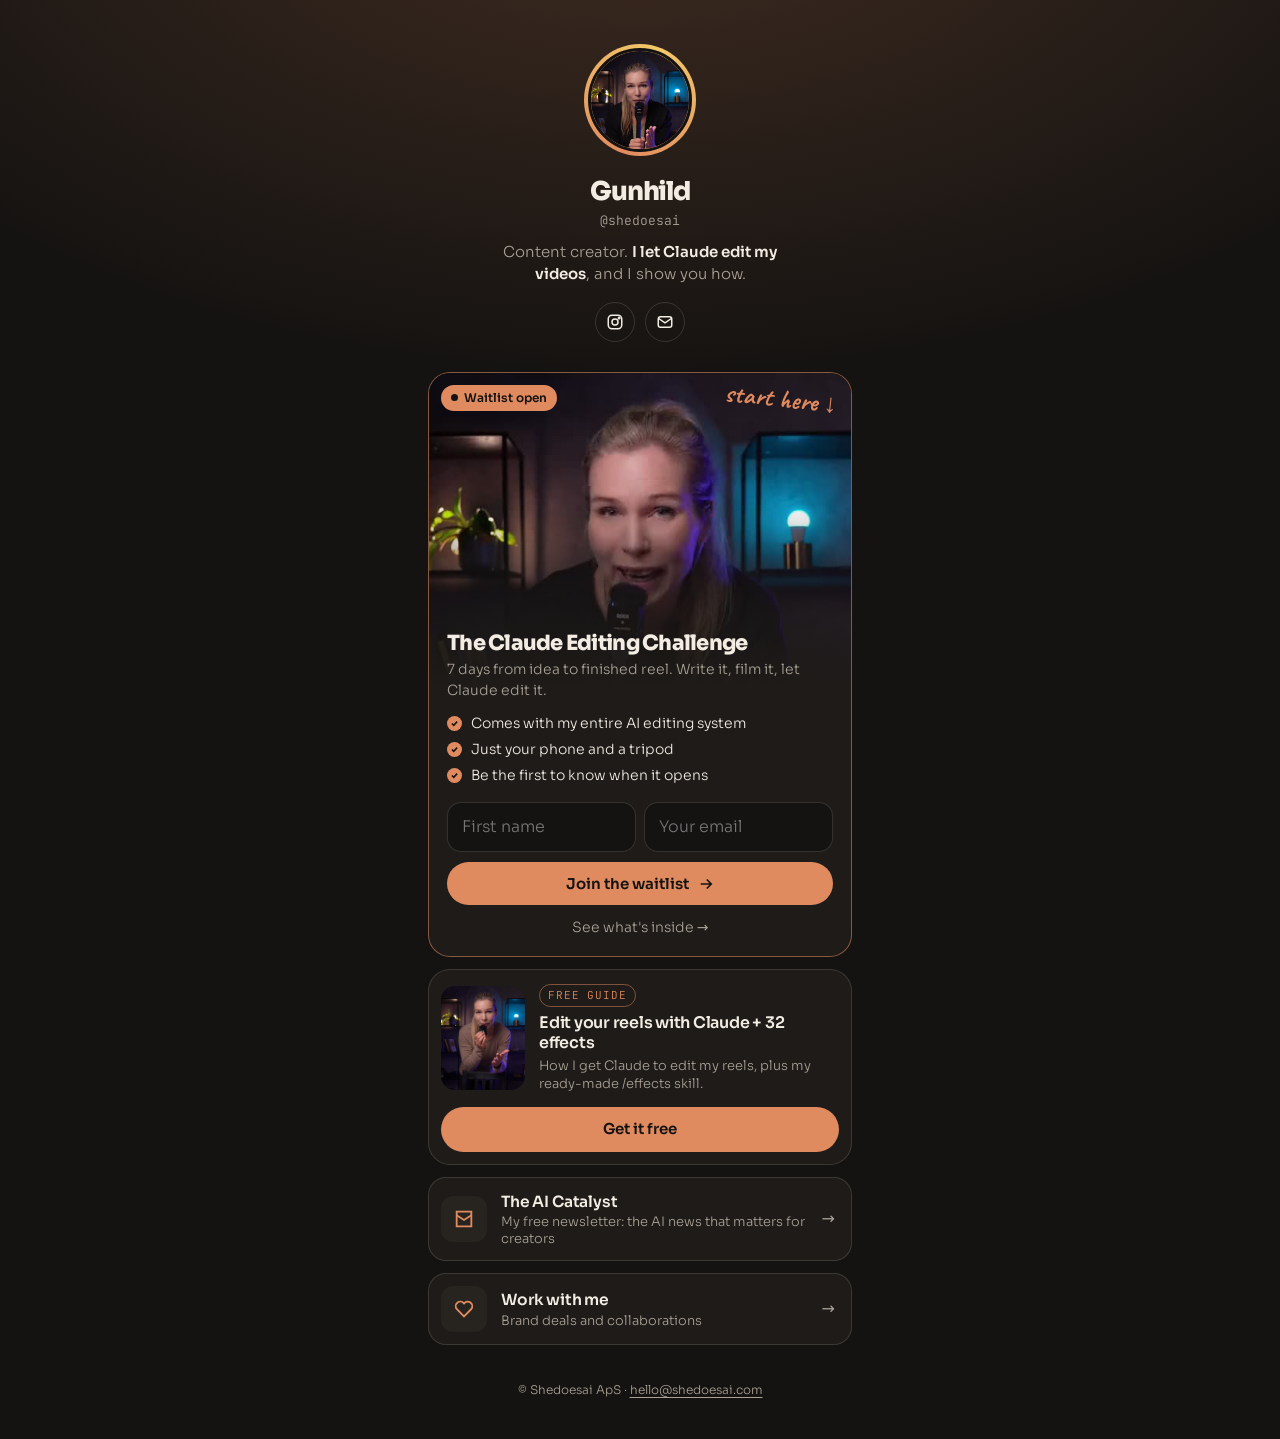
<file: index.html>
<!doctype html>
<html lang="en"><head><meta charset="utf-8"><meta name="viewport" content="width=device-width,initial-scale=1,viewport-fit=cover">
<title>Gunhild · shedoesai</title>
<meta name="description" content="Gunhild (@shedoesai): I let Claude edit my videos. The Claude Editing Challenge, free guides and my newsletter The AI Catalyst.">
<meta property="og:title" content="Gunhild · @shedoesai">
<meta property="og:description" content="The Claude Editing Challenge, free AI video guides and my newsletter The AI Catalyst.">
<meta property="og:image" content="https://www.shedoesai.com/media/carousel-cover.jpg">
<meta property="og:type" content="website">
<meta property="og:url" content="https://www.shedoesai.com/">
<meta name="theme-color" content="#151311">
<link rel="preconnect" href="https://fonts.googleapis.com">
<link rel="preconnect" href="https://fonts.gstatic.com" crossorigin>
<link rel="stylesheet" href="https://fonts.googleapis.com/css2?family=Sora:wght@300;400;600;800&family=Caveat:wght@700&family=JetBrains+Mono:wght@400&display=swap">
<style>
/* Link in bio. Same look as /editing: dark studio, clay accent, Sora + Caveat. */
:root{--ink:#151311;--ink2:#1E1B18;--ink3:#27231F;--cream:#F2ECE3;--muted:#A9A196;--clay:#E08A5F;--clay-l:#EB9C74;--line:rgba(242,236,227,.14);color-scheme:dark}
*{box-sizing:border-box}
html{background:var(--ink)}
body{margin:0;min-height:100vh;color:var(--cream);font-family:"Sora",system-ui,-apple-system,"Segoe UI",sans-serif;font-weight:300;font-size:16px;line-height:1.5;-webkit-font-smoothing:antialiased;
  background:radial-gradient(120% 60% at 50% -10%,rgba(224,138,95,.22),transparent 60%),var(--ink)}
a{color:inherit;text-decoration:none}
.hand{font-family:"Caveat",cursive;font-weight:700;color:var(--clay);letter-spacing:0}
:focus-visible{outline:2px solid var(--clay);outline-offset:3px;border-radius:14px}
main{max-width:460px;margin:0 auto;padding:44px max(18px,env(safe-area-inset-left)) 40px}

/* profile */
.me{text-align:center}
.avatar{position:relative;width:112px;height:112px;margin:0 auto 16px;border-radius:50%;padding:4px;background:conic-gradient(from 200deg,var(--clay),#F3C969,var(--clay));animation:spin 8s linear infinite}
.avatar img{display:block;width:100%;height:100%;object-fit:cover;object-position:50% 22%;border-radius:50%;border:3px solid var(--ink);animation:spin 8s linear infinite reverse}
@keyframes spin{to{transform:rotate(360deg)}}
.me h1{margin:0;font-weight:800;font-size:26px;letter-spacing:-.04em}
.me .handle{font-family:"JetBrains Mono",monospace;font-size:13px;color:var(--muted)}
.me p{margin:10px auto 0;max-width:30ch;color:var(--muted);font-size:15px}
.me p b{color:var(--cream);font-weight:600}
.socials{display:flex;justify-content:center;gap:10px;margin-top:16px}
.socials a{width:40px;height:40px;display:grid;place-items:center;border-radius:50%;border:1px solid var(--line);transition:transform .2s,background .2s,border-color .2s}
.socials a:hover{transform:translateY(-3px) rotate(-6deg);background:var(--clay);border-color:var(--clay);color:var(--ink)}
.socials svg{width:18px;height:18px}

/* links */
.links{display:flex;flex-direction:column;gap:12px;margin-top:30px}
.feat{position:relative;display:block;border-radius:22px;overflow:hidden;background:var(--ink2);border:1px solid rgba(224,138,95,.55);transition:transform .25s,box-shadow .25s}
.feat:hover{transform:translateY(-3px) scale(1.01);box-shadow:0 18px 40px -16px rgba(224,138,95,.55)}
.feat .media{position:relative;aspect-ratio:4/3;overflow:hidden}
.feat video,.feat .media img{width:100%;height:100%;object-fit:cover;object-position:50% 30%;display:block;transition:transform .6s}
.feat:hover video,.feat:hover .media img{transform:scale(1.06)}
.feat .media::after{content:"";position:absolute;inset:0;background:linear-gradient(180deg,rgba(30,27,24,0) 40%,#1E1B18)}
.feat .badge{position:absolute;z-index:2;top:12px;left:12px;background:var(--clay);color:var(--ink);font-weight:600;font-size:12px;padding:4px 10px;border-radius:999px}
.feat .note{position:absolute;z-index:2;top:6px;right:14px;font-size:26px;transform:rotate(6deg)}
.feat .body{position:relative;z-index:2;margin-top:-58px;padding:0 18px 18px}
.feat h2{margin:0;font-weight:800;font-size:21px;letter-spacing:-.035em;line-height:1.15}
.feat .sub{margin-top:4px;color:var(--muted);font-size:14px}
.feat .go{margin-top:14px;display:flex;align-items:center;justify-content:center;gap:8px;background:var(--clay);color:var(--ink);font-weight:600;font-size:15px;padding:12px;border-radius:999px;transition:background .2s}
.feat:hover .go{background:var(--clay-l)}
.feat .go svg{transition:transform .2s}.feat:hover .go svg{transform:translateX(4px)}

.btn{display:flex;align-items:center;gap:14px;padding:12px 16px 12px 12px;border-radius:18px;background:var(--ink2);border:1px solid var(--line);transition:transform .2s,background .2s,border-color .2s}
.btn:hover{transform:translateY(-2px);background:var(--ink3);border-color:rgba(224,138,95,.6)}
.btn .ic{flex:none;width:46px;height:46px;border-radius:12px;display:grid;place-items:center;background:var(--ink3);color:var(--clay);overflow:hidden;transition:transform .25s}
.btn:hover .ic{transform:rotate(-6deg) scale(1.05)}
.btn .ic svg{width:22px;height:22px}
.btn .ic img{width:100%;height:100%;object-fit:cover}
.btn .t{flex:1;min-width:0}
.btn b{display:block;font-weight:600;font-size:15.5px;letter-spacing:-.01em}
.btn small{display:block;color:var(--muted);font-size:13px;line-height:1.35}
.btn .arr{flex:none;color:var(--muted);transition:transform .2s,color .2s}
.btn:hover .arr{transform:translateX(4px);color:var(--clay)}

/* newest free guides strip */
.label{margin:26px 4px 2px;display:flex;justify-content:space-between;align-items:baseline}
.label span{font-family:"JetBrains Mono",monospace;font-size:12px;text-transform:uppercase;letter-spacing:.14em;color:var(--muted)}
.label .hand{font-size:22px}
.guides{display:grid;grid-template-columns:repeat(3,1fr);gap:10px}
.g{position:relative;display:block;aspect-ratio:3/4;border-radius:14px;overflow:hidden;background:var(--ink3) center/cover no-repeat;border:1px solid var(--line);transition:transform .25s,border-color .25s}
.g::after{content:"";position:absolute;inset:0;background:linear-gradient(180deg,transparent 35%,rgba(21,19,17,.92))}
.g span{position:absolute;z-index:1;left:8px;right:8px;bottom:8px;font-size:12px;font-weight:600;line-height:1.2}
.g:hover{transform:translateY(-3px) rotate(-1.5deg);border-color:var(--clay)}
.g:nth-child(2):hover{transform:translateY(-3px) rotate(1.5deg)}


/* Stan-style cards */
.card{display:block;border-radius:22px;background:var(--ink2);border:1px solid var(--line);transition:transform .25s,box-shadow .25s,border-color .25s}
.feat{border-color:rgba(224,138,95,.55)}
.feat:hover{transform:none}
.feat:hover video{transform:none}
.badge .dot{display:inline-block;width:7px;height:7px;border-radius:50%;background:var(--ink);margin-right:6px;vertical-align:1px;animation:pulse 1.6s infinite}
@keyframes pulse{50%{opacity:.3}}
.ticks{list-style:none;margin:12px 0 0;padding:0;display:grid;gap:5px;font-size:14px}
.ticks li{position:relative;padding-left:24px}
.ticks li::before{content:"";position:absolute;left:0;top:3px;width:15px;height:15px;border-radius:50%;background:var(--clay) url("data:image/svg+xml,%3Csvg xmlns='http://www.w3.org/2000/svg' viewBox='0 0 24 24' fill='none' stroke='%23151311' stroke-width='4'%3E%3Cpath d='M5 12l5 5 9-10'/%3E%3C/svg%3E") center/9px no-repeat}
.wl{display:grid;grid-template-columns:1fr 1fr;gap:8px;margin-top:16px}
.wl input{min-width:0;font:inherit;font-size:16px;color:var(--cream);background:var(--ink);border:1px solid var(--line);border-radius:14px;padding:12px 14px;transition:border-color .2s}
.wl input:focus{outline:none;border-color:var(--clay)}
.wl .go{grid-column:1/-1;margin-top:2px;width:100%;border:0;cursor:pointer;font-family:inherit}
.wl .go:hover{background:var(--clay-l)}.wl .go:hover svg{transform:translateX(4px)}
.wl .go:disabled{opacity:.6;cursor:wait}
.wl .err{grid-column:1/-1;margin:0;font-size:13.5px;color:#F3A07A}
.hp{position:absolute;left:-9999px;width:1px;height:1px;overflow:hidden}
.more{display:block;margin-top:12px;text-align:center;font-size:14px;color:var(--muted);transition:color .2s}
.more:hover{color:var(--clay)}
.prod{display:grid;grid-template-columns:84px 1fr;gap:14px;padding:12px;align-items:center}
.prod:hover{transform:translateY(-3px);border-color:rgba(224,138,95,.6);box-shadow:0 16px 34px -18px rgba(224,138,95,.5)}
.prod .thumb{width:84px;height:104px;border-radius:14px;background:var(--ink3) center/cover no-repeat;transition:transform .3s}
.prod:hover .thumb{transform:rotate(-3deg) scale(1.04)}
.prod b{display:block;font-weight:600;font-size:16px;line-height:1.25;letter-spacing:-.015em}
.prod small{display:block;margin-top:4px;color:var(--muted);font-size:13px;line-height:1.4}
.free{display:inline-block;margin-bottom:6px;font-family:"JetBrains Mono",monospace;font-size:11px;letter-spacing:.08em;color:var(--clay);border:1px solid rgba(224,138,95,.5);border-radius:999px;padding:2px 8px}
.go.small{grid-column:1/-1;display:block;text-align:center;background:var(--clay);color:var(--ink);font-weight:600;font-size:15px;padding:11px;border-radius:999px;transition:background .2s}
.prod:hover .go.small{background:var(--clay-l)}
.socials a[data-todo]{display:none}
footer{margin-top:36px;text-align:center;font-size:12px;color:var(--muted)}
footer a{text-decoration:underline;text-underline-offset:3px}
@media (prefers-reduced-motion:reduce){*{animation:none!important;transition:none!important}}
</style>
</head>
<body>
<main>
  <section class="me">
    <div class="avatar"><img src="/media/carousel-cover.jpg" alt="Gunhild in her studio" width="104" height="104"></div>
    <h1>Gunhild</h1>
    <div class="handle">@shedoesai</div>
    <p>Content creator. <b>I let Claude edit my videos</b>, and I show you how.</p>
    <!-- TODO: add YouTube / TikTok / LinkedIn when Gunhild sends the links -->
    <nav class="socials" aria-label="Social media">
      <a href="https://www.instagram.com/shedoesai/" aria-label="Instagram" target="_blank" rel="noopener"><svg viewBox="0 0 24 24" fill="none" stroke="currentColor" stroke-width="2"><rect x="3" y="3" width="18" height="18" rx="5"/><circle cx="12" cy="12" r="4"/><circle cx="17.5" cy="6.5" r="1" fill="currentColor"/></svg></a>
      <a href="#youtube" aria-label="YouTube" data-todo><svg viewBox="0 0 24 24" fill="none" stroke="currentColor" stroke-width="2"><rect x="2" y="5" width="20" height="14" rx="4"/><path d="M10 9l5 3-5 3z" fill="currentColor"/></svg></a>
      <a href="mailto:hello@shedoesai.com" aria-label="Email"><svg viewBox="0 0 24 24" fill="none" stroke="currentColor" stroke-width="2"><rect x="3" y="5" width="18" height="14" rx="3"/><path d="M3 7l9 6 9-6"/></svg></a>
    </nav>
  </section>

  <div class="links">
    <section class="card feat" id="join">
      <div class="media">
        <video src="/media/hook-a.mp4" poster="/media/hook-a-poster.jpg" autoplay muted loop playsinline preload="metadata"></video>
      </div>
      <span class="badge"><i class="dot"></i>Waitlist open</span>
      <span class="note hand">start here ↓</span>
      <div class="body">
        <h2>The Claude Editing Challenge</h2>
        <div class="sub">7 days from idea to finished reel. Write it, film it, let Claude edit it.</div>
        <ul class="ticks"><li>Comes with my entire AI editing system</li><li>Just your phone and a tripod</li><li>Be the first to know when it opens</li></ul>
        <form class="wl" novalidate>
          <input name="first_name" type="text" autocomplete="given-name" placeholder="First name" aria-label="First name" required>
          <input name="email" type="email" autocomplete="email" inputmode="email" placeholder="Your email" aria-label="Email" required>
          <div class="hp" aria-hidden="true"><input name="company" type="text" tabindex="-1" autocomplete="off"></div>
          <button class="go" type="submit">Join the waitlist <svg width="18" height="18" viewBox="0 0 24 24" fill="none" stroke="currentColor" stroke-width="2.2"><path d="M5 12h14M13 6l6 6-6 6"/></svg></button>
          <p class="err" role="alert" hidden></p>
        </form>
        <a class="more" href="/editing">See what's inside →</a>
      </div>
    </section>

    <a class="card prod" href="/guides/claude-effects">
      <span class="thumb" style="background-image:url('/guides/assets/claude-effects-cover.jpg')"></span>
      <span class="t"><span class="free">FREE GUIDE</span><b>Edit your reels with Claude + 32 effects</b><small>How I get Claude to edit my reels, plus my ready-made /effects skill.</small></span>
      <span class="go small">Get it free</span>
    </a>

    <a class="btn" href="https://shedoesai.beehiiv.com/" target="_blank" rel="noopener">
      <span class="ic"><svg viewBox="0 0 24 24" fill="none" stroke="currentColor" stroke-width="2"><path d="M4 4h16v16H4z"/><path d="M4 8l8 5 8-5"/></svg></span>
      <span class="t"><b>The AI Catalyst</b><small>My free newsletter: the AI news that matters for creators</small></span>
      <span class="arr">→</span>
    </a>

    <a class="btn" href="mailto:hello@shedoesai.com?subject=Brand%20collaboration">
      <span class="ic"><svg viewBox="0 0 24 24" fill="none" stroke="currentColor" stroke-width="2"><path d="M20 12l-8 8-8-8a5 5 0 0 1 8-6 5 5 0 0 1 8 6z"/></svg></span>
      <span class="t"><b>Work with me</b><small>Brand deals and collaborations</small></span>
      <span class="arr">→</span>
    </a>
  </div>

  <footer>© Shedoesai ApS · <a href="mailto:hello@shedoesai.com">hello@shedoesai.com</a></footer>
</main>
<script>
document.querySelectorAll("form.wl").forEach(form => {
  const btn = form.querySelector("button"), err = form.querySelector(".err");
  const fail = msg => { err.innerHTML = msg; err.hidden = false; btn.disabled = false; };
  form.addEventListener("submit", async e => {
    e.preventDefault();
    const name = form.first_name.value.trim(), email = form.email.value.trim();
    err.hidden = true;
    if (!name) return fail("Add your first name.");
    if (!/^[^\s@]+@[^\s@]+\.[^\s@]+$/.test(email)) return fail("That email doesn't look right.");
    btn.disabled = true;
    try {
      const r = await fetch("/api/subscribe", { method: "POST", headers: { "Content-Type": "application/json" },
        body: JSON.stringify({ first_name: name, email, company: form.company.value }) });
      if (!r.ok) throw new Error(r.status);
      location.href = "/editing/thanks?n=" + encodeURIComponent(name.split(/\s+/)[0]);
    } catch (_) {
      fail('Something went wrong on my end. <a href="/editing#join">Join here instead</a>.');
    }
  });
});
</script>
</body></html>
</file>
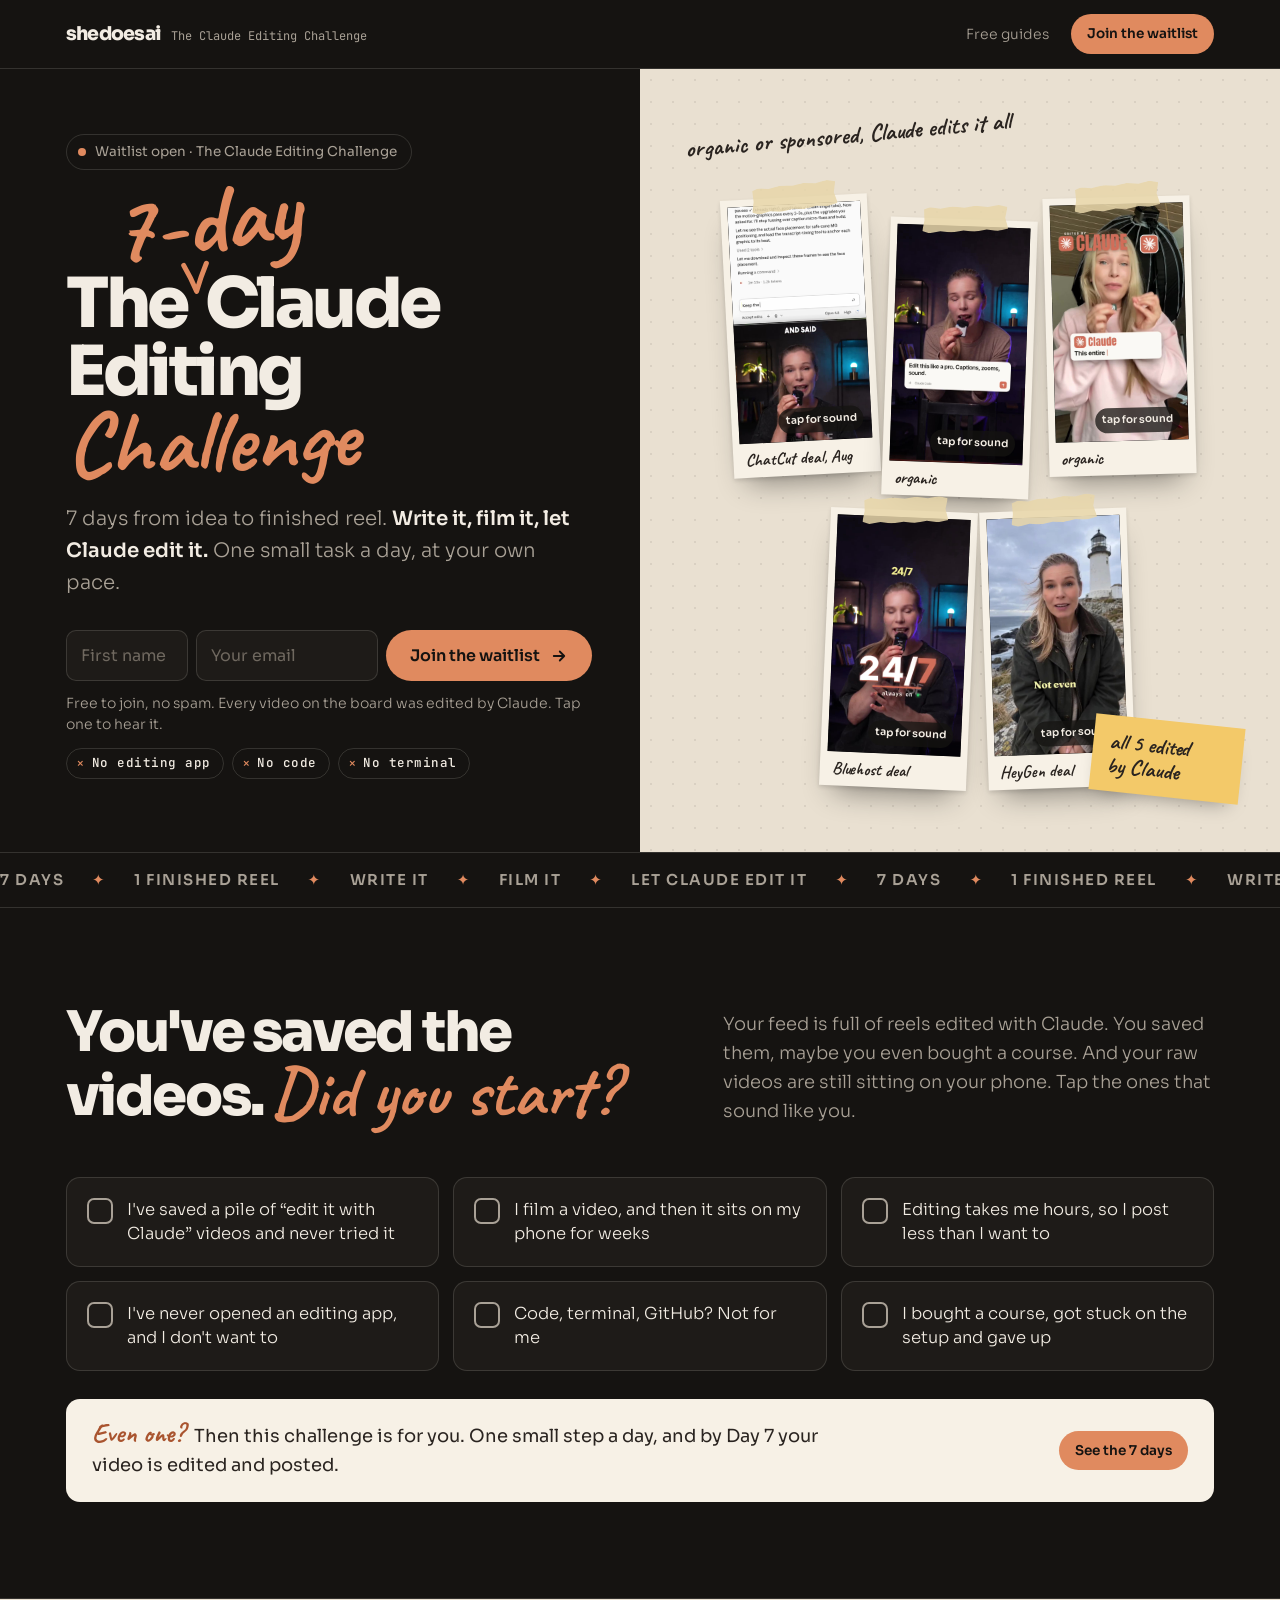
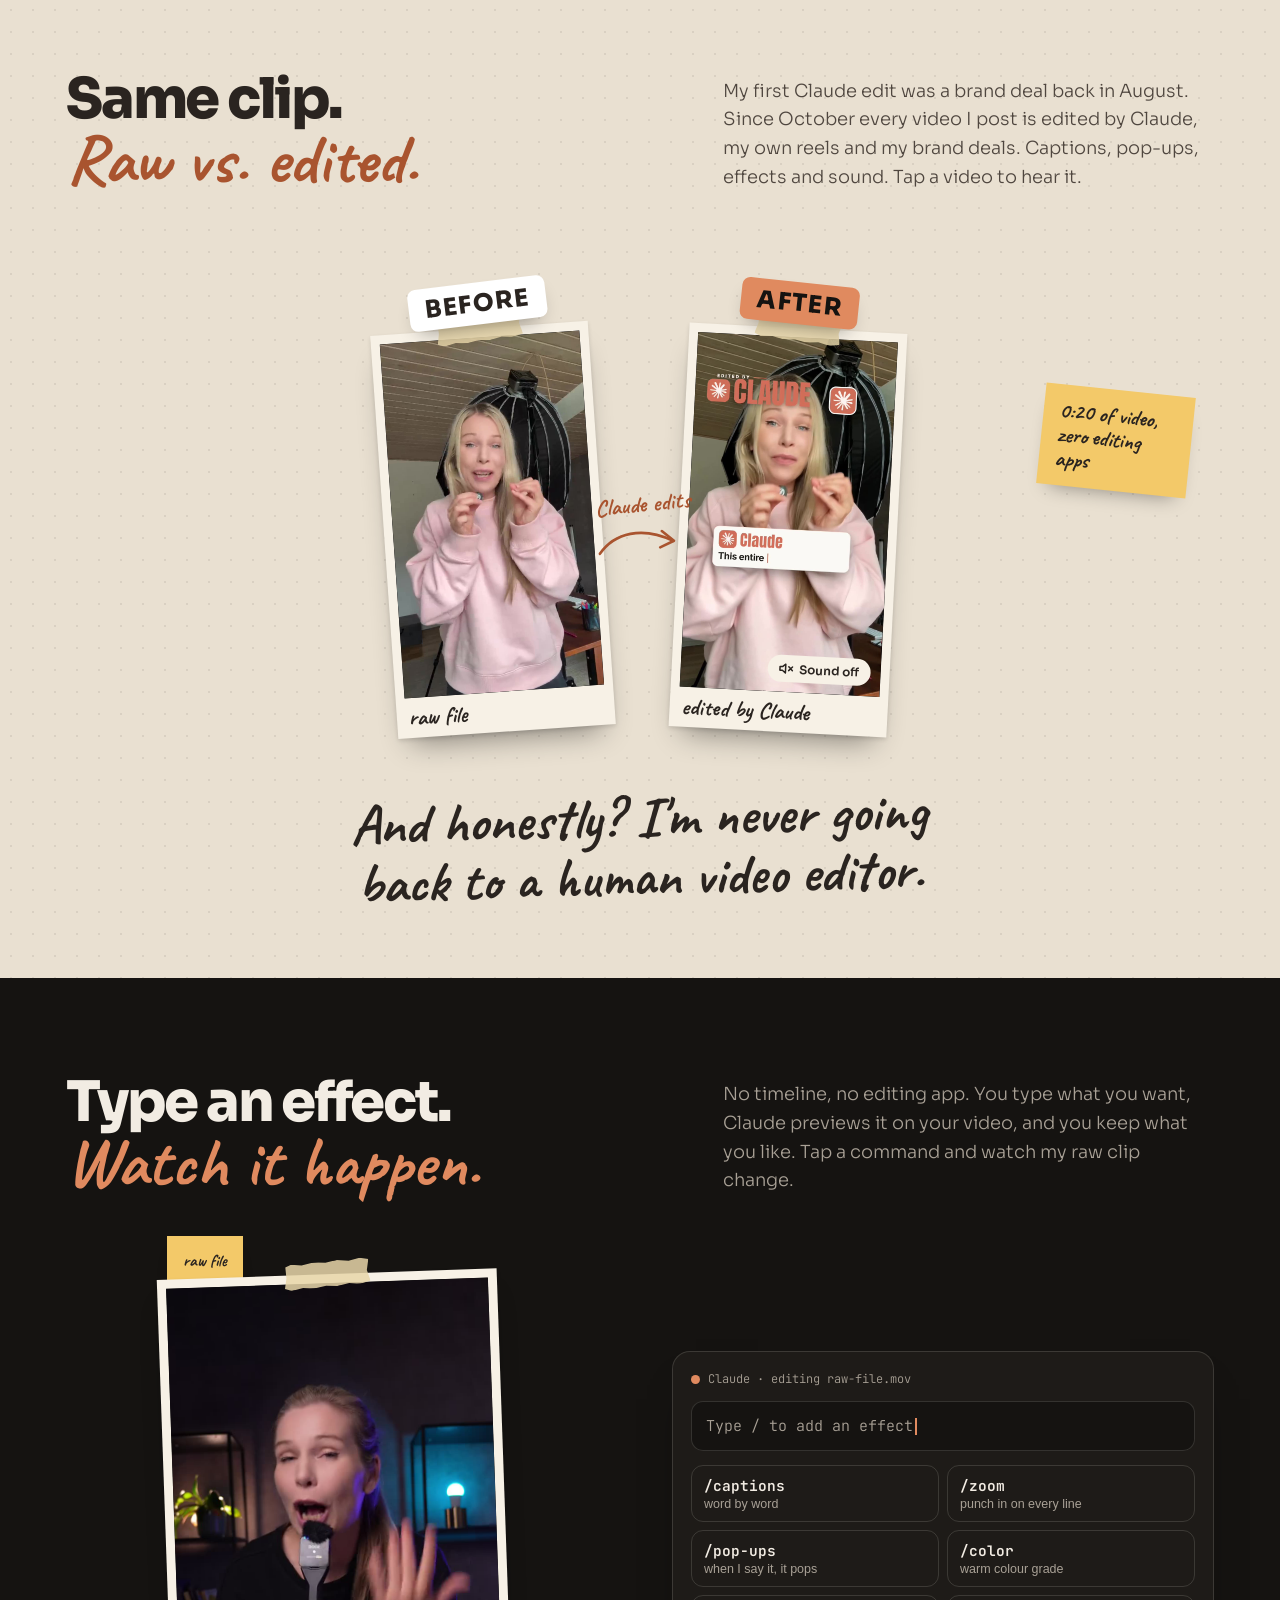
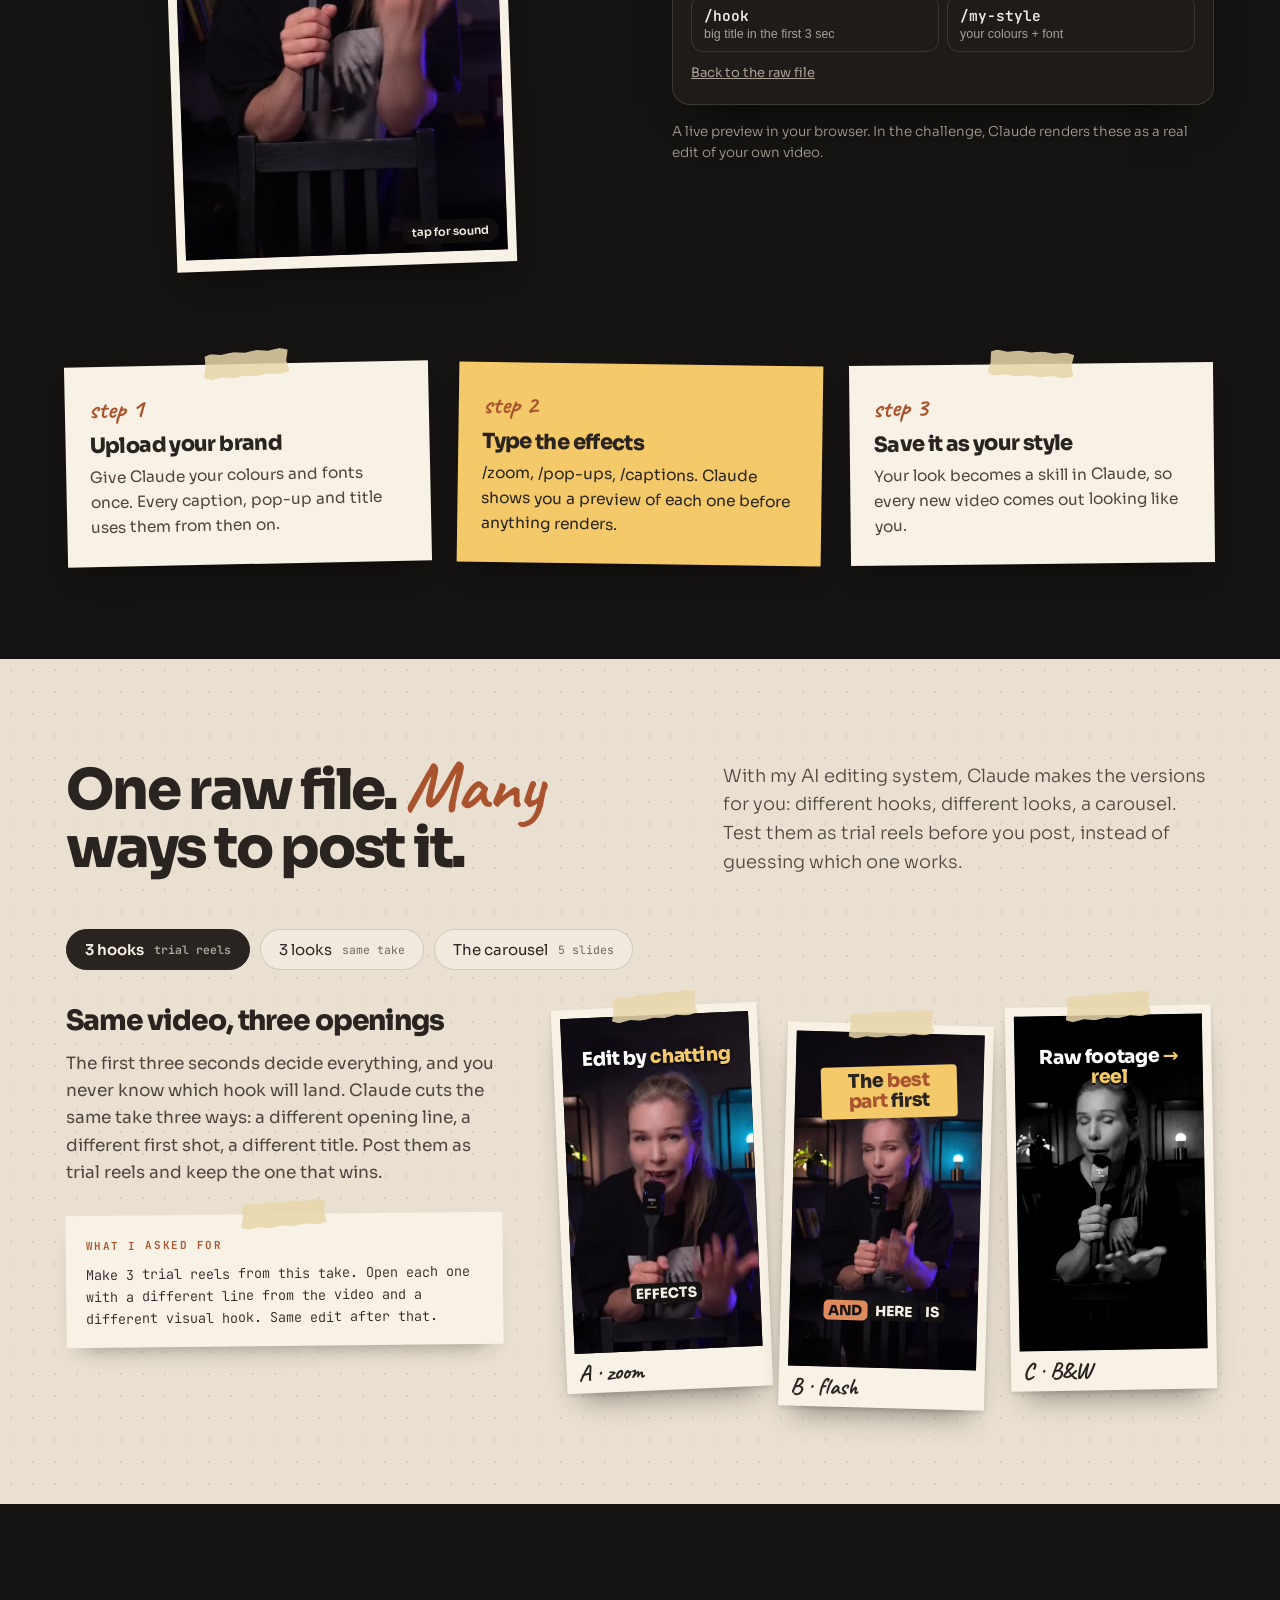
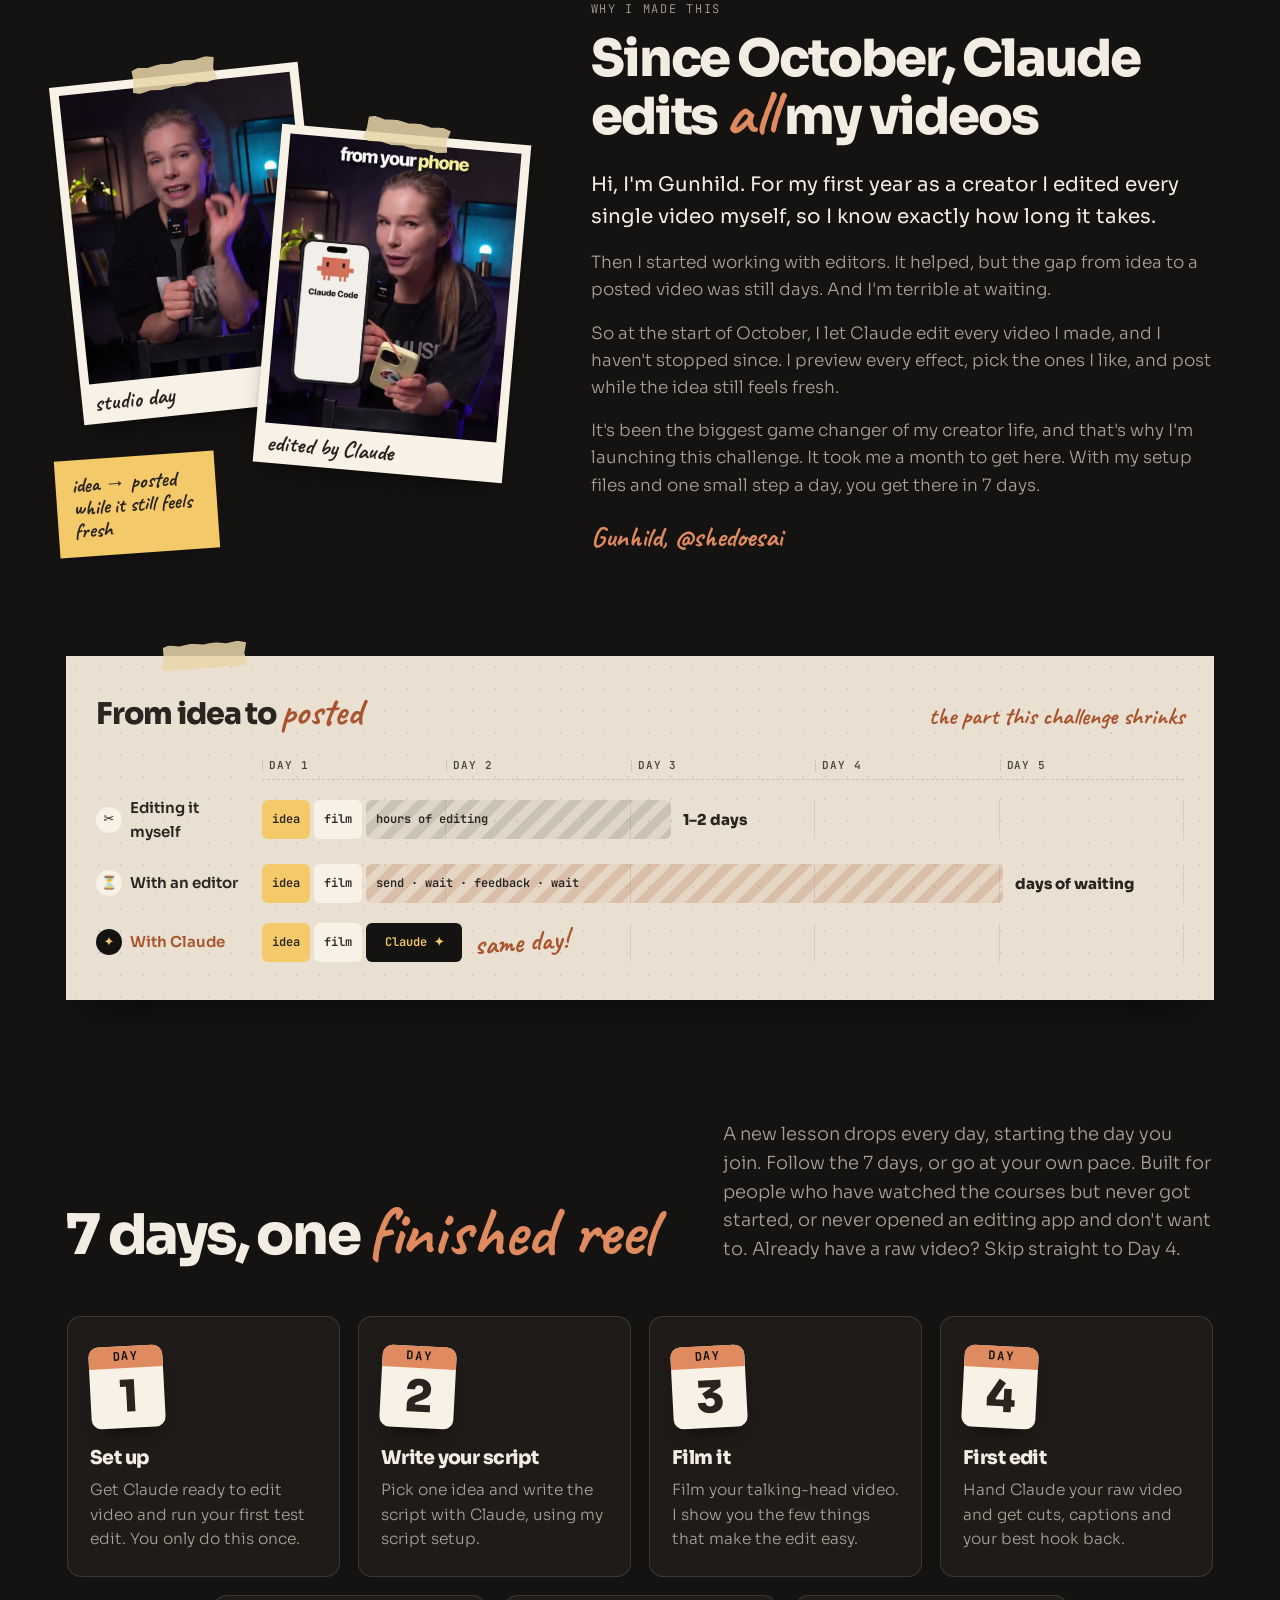
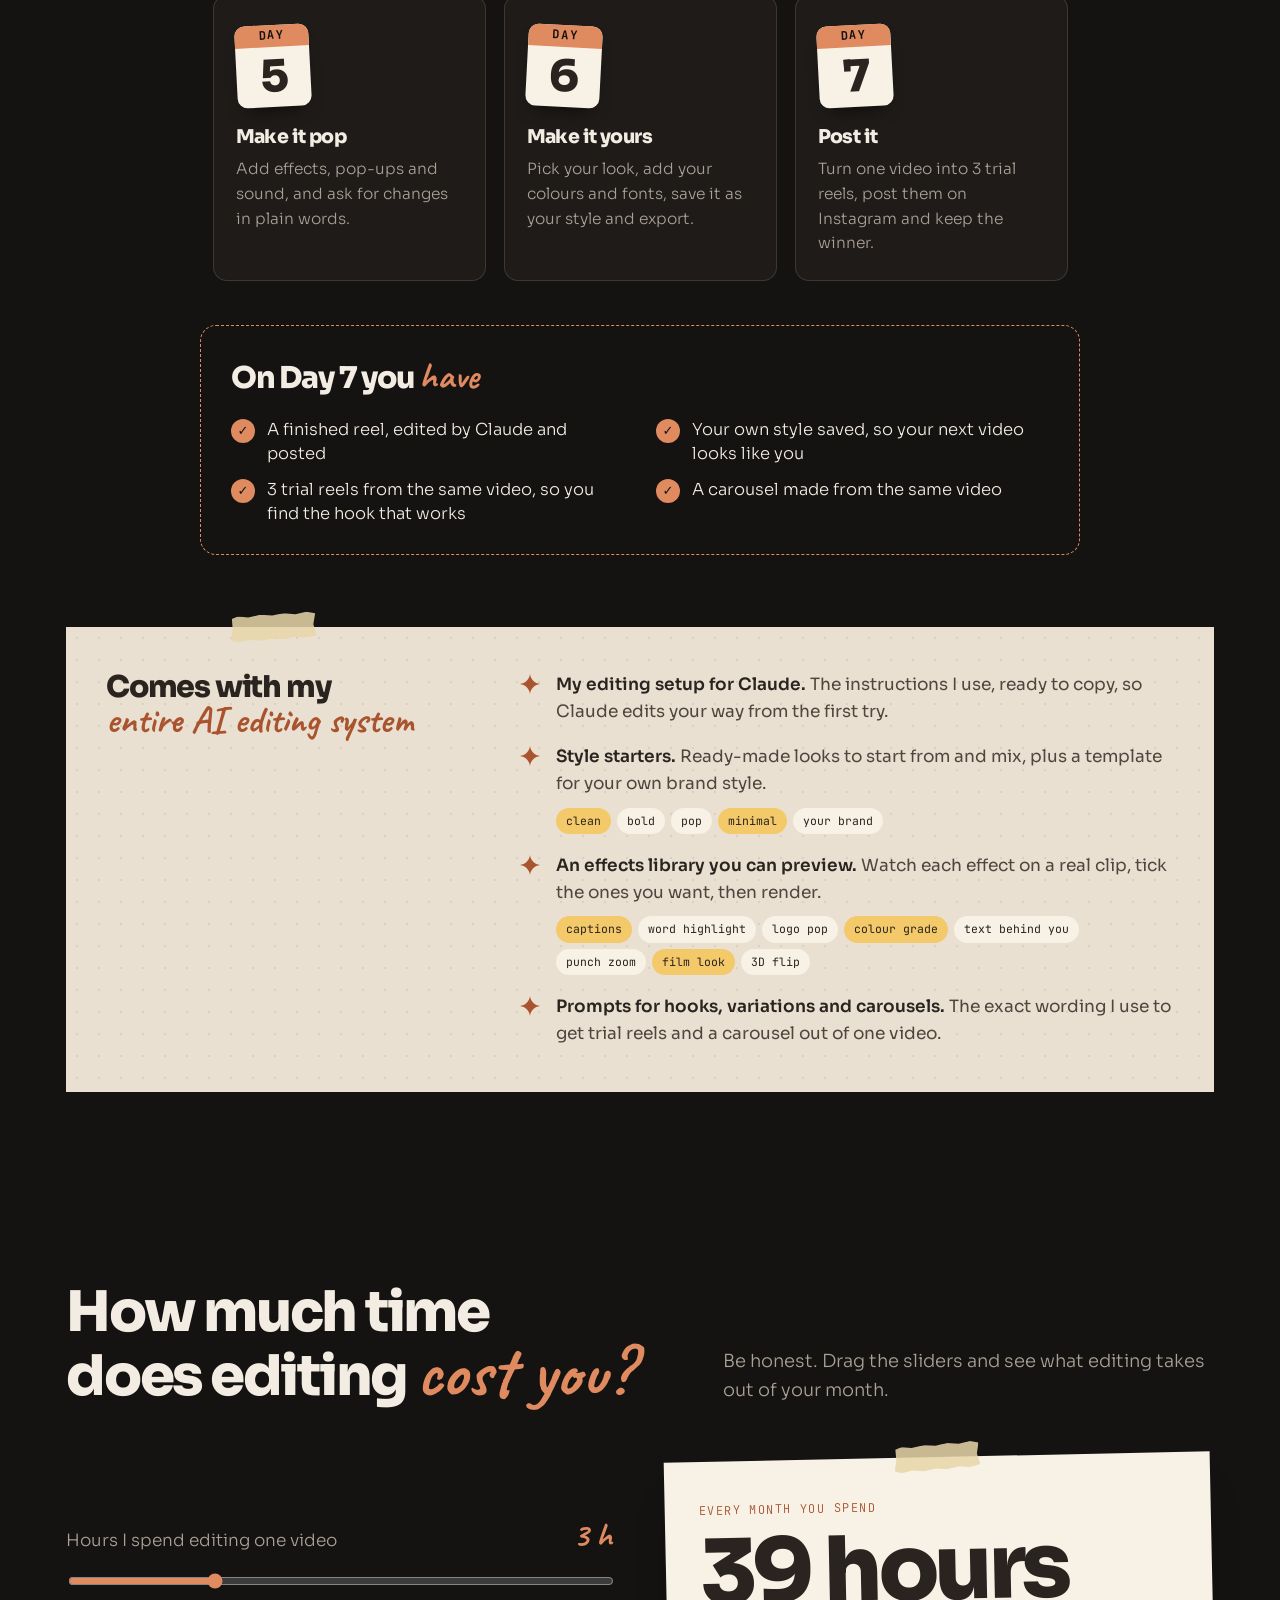
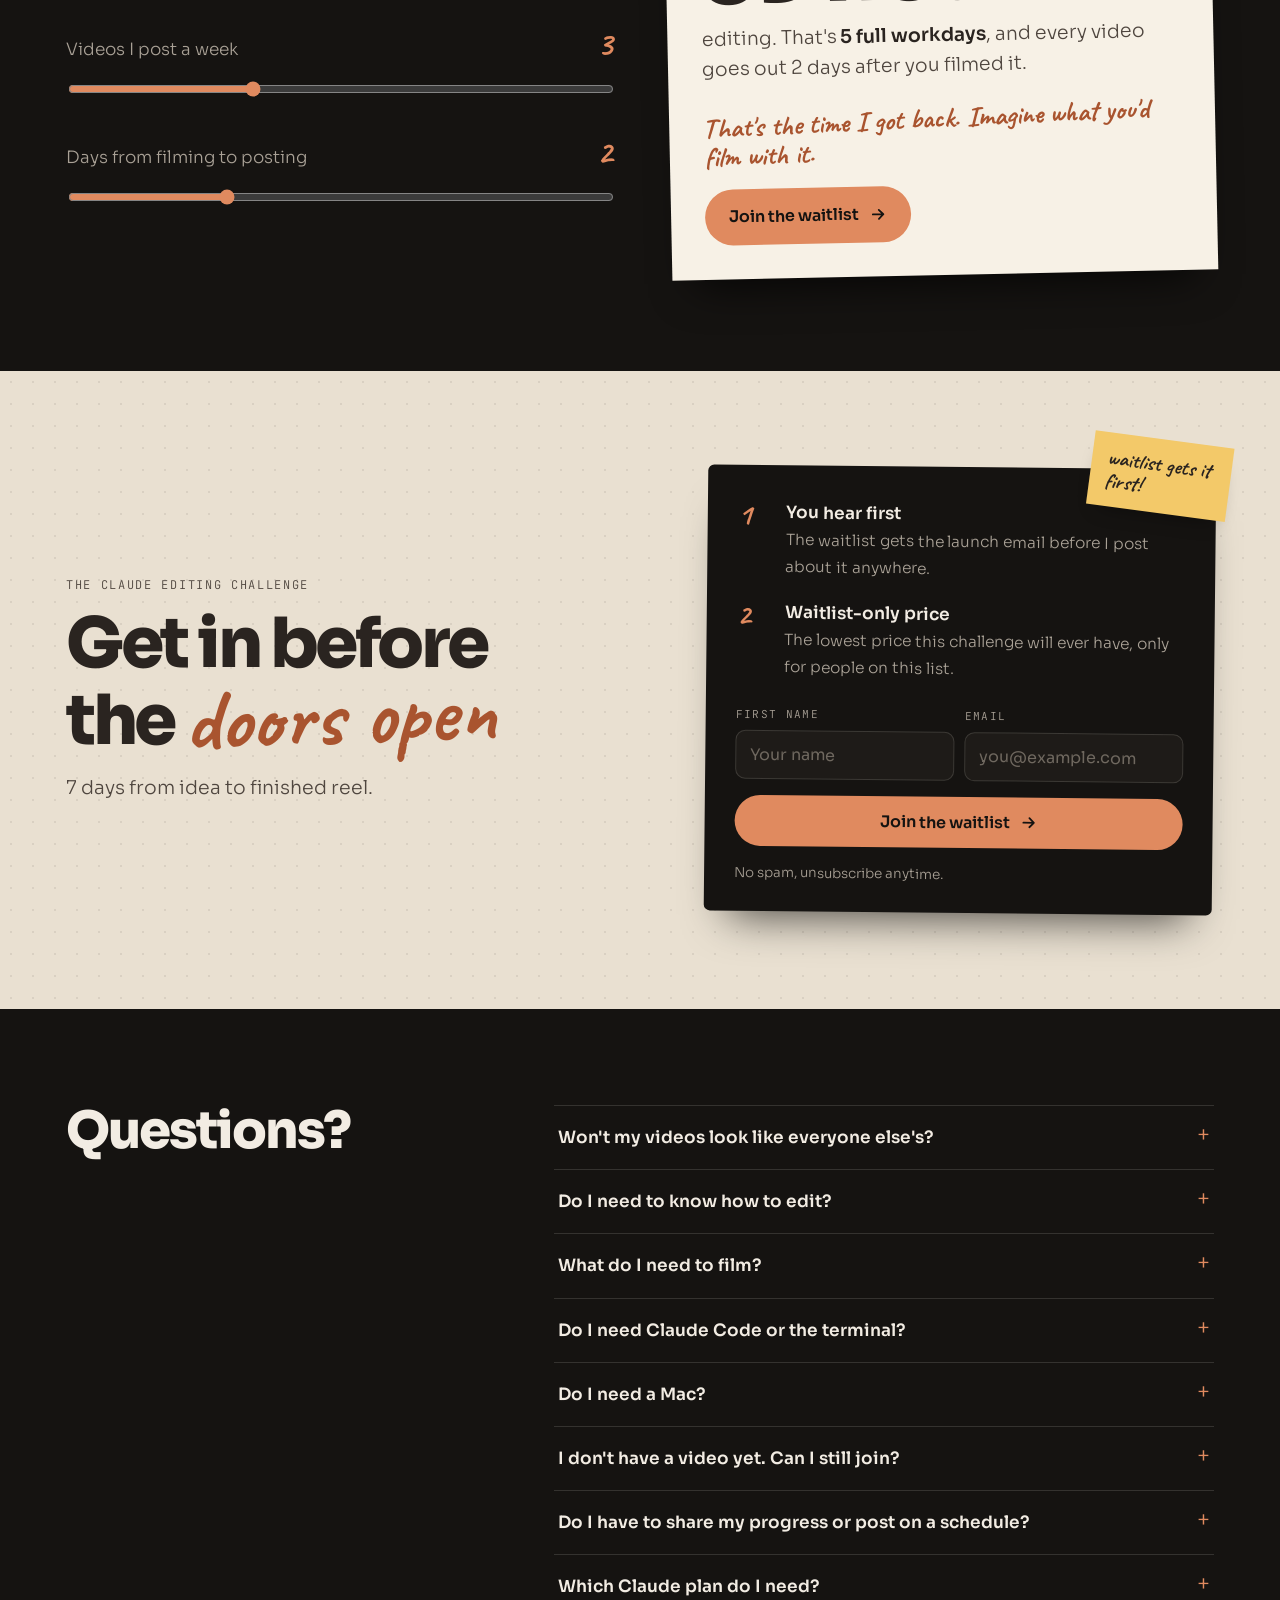
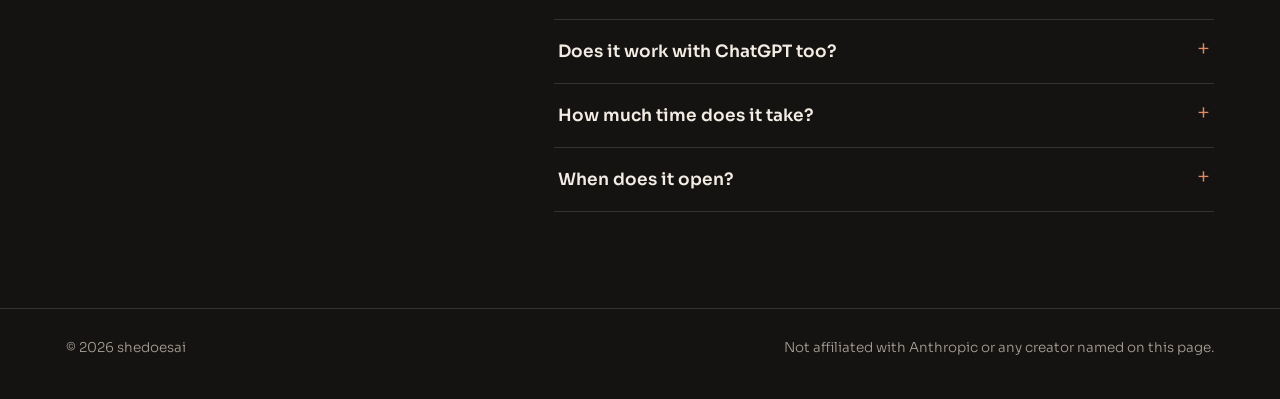
<file: editing/index.html>
<!doctype html>
<html lang="en"><head><meta charset="utf-8"><meta name="viewport" content="width=device-width,initial-scale=1,viewport-fit=cover">
<title>The Claude Editing Challenge</title>
<meta name="description" content="The Claude Editing Challenge: 7 days from idea to finished reel. Write it, film it, let Claude edit it. Join the waitlist.">
<meta property="og:title" content="The Claude Editing Challenge">
<meta property="og:description" content="7 days from idea to finished reel. Write it, film it, let Claude edit it. Join the waitlist.">
<meta property="og:image" content="https://www.shedoesai.com/media/claude-edit-poster.jpg">
<meta property="og:type" content="website">
<meta property="og:url" content="https://www.shedoesai.com/editing">
<meta name="twitter:card" content="summary_large_image">
<meta name="theme-color" content="#151311">
<meta name="claude:viewport-fit-sides" content="cover">
<link rel="preconnect" href="https://fonts.googleapis.com">
<link rel="preconnect" href="https://fonts.gstatic.com" crossorigin>
<link rel="stylesheet" href="https://fonts.googleapis.com/css2?family=Sora:wght@300;400;600;800&family=Caveat:wght@600;700&family=JetBrains+Mono:wght@400;600&display=swap">
<style>
/* Direction F, "Dark + Moodboard": dark studio pages alternating with a cork/paper moodboard.
   Sora for type, Caveat for hand-written notes, taped polaroids and sticky notes as the scrapbook layer.
   One committed look (no theme switch). */
:root{
  --ink:#151311; --ink2:#1E1B18; --cream:#F2ECE3; --muted:#A9A196; --clay:#E08A5F; --clay-d:#A9542F;
  --board:#E9E0D1; --paper:#F7F1E6; --sticky:#F3C969; --brown:#2A2420; --brown-m:#4F463F;
  --line:rgba(242,236,227,.14); --line-d:rgba(42,36,32,.16);
  --f-display:"Sora",system-ui,-apple-system,"Segoe UI",sans-serif;
  --f-hand:"Caveat","Comic Sans MS",cursive;
  --f-mono:"JetBrains Mono",ui-monospace,Menlo,Consolas,monospace;
  --wrap:1180px;
  color-scheme:dark;
}
*{box-sizing:border-box}
[hidden]{display:none!important}
body{margin:0;background:var(--ink);color:var(--cream);font-family:var(--f-display);font-weight:300;font-size:17px;line-height:1.6;-webkit-font-smoothing:antialiased;overflow-x:hidden}
.wrap{max-width:var(--wrap);margin:0 auto;padding-left:max(16px,env(safe-area-inset-left,0px));padding-right:max(16px,env(safe-area-inset-right,0px))}
h1,h2,h3,h4{font-family:var(--f-display);font-weight:800;margin:0;text-wrap:balance;letter-spacing:-.04em}
p{margin:0}
a{color:inherit}
b,strong{font-weight:600}
em,.hand{font-family:var(--f-hand);font-style:normal;font-weight:700;letter-spacing:0;color:var(--clay);font-size:1.25em;line-height:.9}
.mono{font-family:var(--f-mono);font-size:12.5px}
.eyebrow{font-family:var(--f-mono);font-size:12px;text-transform:uppercase;letter-spacing:.14em;color:var(--muted)}
:focus-visible{outline:2px solid var(--clay);outline-offset:3px;border-radius:6px}

/* the moodboard surface */
.board{background-color:var(--board);background-image:radial-gradient(rgba(0,0,0,.07) 1px,transparent 1px);background-size:22px 22px;color:var(--brown)}
.board .eyebrow{color:var(--brown-m)}
.board em,.board .hand{color:var(--clay-d)}
.tape{position:absolute;z-index:3;top:-13px;left:50%;width:86px;height:26px;background:rgba(232,214,170,.85);transform:translateX(-50%) rotate(-4deg);clip-path:polygon(3% 8%,10% 0,22% 7%,36% 0,50% 6%,63% 0,77% 7%,90% 0,100% 9%,97% 50%,100% 92%,88% 100%,75% 93%,61% 100%,48% 94%,34% 100%,21% 93%,8% 100%,0 90%,3% 50%);box-shadow:0 1px 2px rgba(0,0,0,.08)}
.pol{position:relative;margin:0;background:var(--paper);padding:9px 9px 40px;box-shadow:0 18px 30px -14px rgba(0,0,0,.45),0 2px 4px rgba(0,0,0,.12)}
.pol figcaption{position:absolute;left:12px;right:12px;bottom:6px;font-family:var(--f-hand);font-weight:700;font-size:23px;color:var(--brown);line-height:1.2}
.sticky{background:var(--sticky);color:var(--brown);font-family:var(--f-hand);font-weight:700;line-height:1.1;padding:14px 16px;box-shadow:0 12px 20px -12px rgba(0,0,0,.4)}

.cta{display:inline-flex;align-items:center;gap:10px;background:var(--clay);color:var(--ink);text-decoration:none;font-family:var(--f-display);font-weight:600;font-size:16px;padding:15px 24px;border-radius:999px;border:0;cursor:pointer;transition:background .15s ease,transform .15s ease}
.cta:hover{background:#EB9C74;transform:translateY(-1px)}
.cta svg{width:18px;height:18px}
.cta.small{font-size:13.5px;padding:9px 16px}
.hnav{display:flex;align-items:center;gap:22px}.hlink{font-size:14px;color:var(--muted);text-decoration:none}.hlink:hover{color:inherit}

header{border-bottom:1px solid var(--line)}
header .wrap{display:flex;justify-content:space-between;align-items:center;gap:12px;padding-block:14px}
.brand{font-weight:800;font-size:19px;text-decoration:none;display:flex;align-items:baseline;gap:10px;letter-spacing:-.04em}
.brand .hand{font-size:22px}
.brand small{font-family:var(--f-mono);font-weight:400;font-size:12px;letter-spacing:0;color:var(--muted)}

/* hero: dark text left, moodboard right */
.hero{display:grid;grid-template-columns:minmax(0,1fr) minmax(0,1fr);min-height:min(86vh,780px);border-bottom:1px solid var(--line)}
.hero-copy{display:flex;flex-direction:column;justify-content:center;padding:64px 48px 72px max(16px,calc((100vw - var(--wrap))/2 + 16px))}
.status{display:inline-flex;align-items:center;gap:9px;align-self:flex-start;border:1px solid var(--line);border-radius:999px;padding:6px 14px 6px 11px;font-size:13.5px;font-weight:400;color:var(--muted)}
.dot{width:8px;height:8px;border-radius:50%;background:var(--clay);animation:pulse 1.8s infinite}
@keyframes pulse{50%{opacity:.35}}
.hero h1{font-size:clamp(42px,5.4vw,82px);line-height:.98;letter-spacing:-.05em;margin:26px 0 22px}
.hero h1 .hand{font-size:1.3em;display:inline-block;transform:rotate(-2deg);line-height:.8}
.hero h1.has-ins{margin-top:1.45em}
.hero h1 .ins{position:relative;display:inline-block;width:.26em}
.hero h1 .ins-txt{position:absolute;left:50%;bottom:.6em;transform:translateX(-46%) rotate(-7deg);font-family:var(--f-hand);font-weight:700;font-size:1.4em;letter-spacing:0;line-height:1;color:var(--clay);white-space:nowrap}
.hero h1 .ins svg{position:absolute;left:50%;bottom:.42em;width:.42em;height:.58em;transform:translateX(-50%) rotate(-4deg);color:var(--clay);overflow:visible}
.lede{font-size:clamp(18px,1.55vw,21px);max-width:34ch;color:var(--muted)}
.lede b{color:var(--cream);font-weight:600}
.wl-hero{margin-top:32px;max-width:560px}
.hero-row{display:grid;grid-template-columns:minmax(0,.8fr) minmax(0,1.2fr) auto;gap:8px}
.wl.wl-hero .cta{width:auto;margin:0;white-space:nowrap}
.proof{font-size:14px;line-height:1.45;color:var(--muted)}
@media (max-width:640px){.hero-row{grid-template-columns:minmax(0,1fr)}.wl.wl-hero .cta{width:100%;justify-content:center}}

.hero-board{position:relative;overflow:hidden;display:flex;align-items:center;justify-content:center;padding:64px 24px}
.ba{position:relative;display:flex;align-items:center;justify-content:center;gap:0;width:100%;max-width:580px}
.ba .pol{flex:0 0 auto;width:clamp(150px,17vw,228px)}
.pol-raw{transform:rotate(-4deg)}
.pol-edit{transform:rotate(3deg)}
.shot{position:relative;aspect-ratio:9/16;overflow:hidden;background:#000}
.shot video,.shot img{position:absolute;inset:0;width:100%;height:100%;object-fit:cover;max-width:none}
.label{position:absolute;z-index:2;top:10px;left:10px;font-family:var(--f-mono);font-size:10.5px;font-weight:600;letter-spacing:.08em;text-transform:uppercase;padding:4px 8px;border-radius:4px;background:rgba(21,19,17,.75);color:var(--cream)}
.label.on{background:var(--clay);color:var(--ink)}
.arrow{flex:0 0 auto;width:clamp(64px,7vw,104px);position:relative;margin:0 -6px;z-index:4;text-align:center}
.arrow svg{width:100%;height:auto;color:var(--clay-d);display:block}
.arrow span{display:block;font-family:var(--f-hand);font-weight:700;font-size:clamp(19px,1.8vw,24px);color:var(--clay-d);line-height:1;transform:rotate(-6deg);margin-bottom:2px;white-space:nowrap}
.sound{position:absolute;bottom:10px;right:10px;z-index:2;display:flex;align-items:center;gap:6px;border:0;border-radius:999px;background:var(--paper);color:var(--brown);font:600 12px var(--f-display);padding:6px 11px;cursor:pointer}
.sound svg{width:15px;height:15px}
.hero-board .sticky{position:absolute;right:6%;bottom:7%;width:150px;font-size:22px;transform:rotate(6deg)}
.hero-board .note{position:absolute;left:7%;top:8%;font-family:var(--f-hand);font-weight:700;font-size:24px;color:var(--brown);transform:rotate(-5deg)}

/* marquee */
.marquee{border-bottom:1px solid var(--line);overflow:hidden;white-space:nowrap;color:var(--muted)}
.marquee-inner{display:inline-flex;gap:28px;padding:15px 0;font-weight:600;font-size:15px;text-transform:uppercase;letter-spacing:.1em;animation:slide 32s linear infinite}
.marquee-inner span{display:inline-flex;align-items:center;gap:28px}
.marquee-inner i{color:var(--clay);font-style:normal}
@keyframes slide{to{transform:translateX(-50%)}}

section{padding-block:96px}
.head{display:grid;grid-template-columns:minmax(0,1.1fr) minmax(0,.9fr);gap:20px 56px;align-items:end;margin-bottom:52px}
.head h2{font-size:clamp(32px,4.4vw,56px);line-height:1.02}
.head p{max-width:44ch;font-size:18px;color:var(--muted)}
.board .head p{color:var(--brown-m)}

/* style lab */
.lab{display:grid;grid-template-columns:minmax(0,1fr) minmax(0,1fr);gap:64px;align-items:center}
.lab-wrap{position:relative;justify-self:center;width:100%;max-width:450px}
.lab-wrap .pol{transform:rotate(-2deg);padding-bottom:12px}
.lab-frame{position:relative;width:100%;aspect-ratio:9/16;overflow:hidden;background:#000;--b-hi:#E08A5F;--b-bg:#151311;--b-text:#F2ECE3;--b-font:var(--f-display);--b-weight:800}
.lab-wrap{max-width:340px}
.lab-zoom{position:absolute;inset:0;transition:transform .28s cubic-bezier(.2,.9,.3,1.3)}
.lab-zoom video{position:absolute;inset:0;width:100%;height:100%;object-fit:cover;max-width:none;transition:filter .4s ease}
.fx-zoom .lab-zoom.punch{transform:scale(1.14)}
.fx-color video{filter:contrast(1.12) saturate(1.3) sepia(.12) brightness(1.03)}
.grade{position:absolute;inset:0;pointer-events:none;opacity:0;transition:opacity .4s;background:radial-gradient(120% 80% at 50% 40%,transparent 55%,rgba(20,8,0,.45));mix-blend-mode:multiply}
.fx-color .grade{opacity:1}
.cap{position:absolute;left:0;right:0;bottom:17%;display:flex;justify-content:center;z-index:3;padding:0 7%;text-align:center;pointer-events:none}
.cap-w{display:flex;flex-wrap:wrap;gap:5px;justify-content:center;font-family:var(--b-font);font-weight:var(--b-weight);font-size:clamp(19px,2.3vw,25px);line-height:1;letter-spacing:-.02em;text-transform:uppercase}
.cap-w span{background:var(--b-bg);color:var(--b-text);padding:5px 8px;border-radius:7px;transition:background .1s,transform .1s}
.cap-w span.on{background:var(--b-hi);color:var(--b-bg);transform:scale(1.08) rotate(-2deg)}
.hook{position:absolute;z-index:3;top:11%;left:7%;right:7%;text-align:center;font-family:var(--b-font);font-weight:var(--b-weight);font-size:clamp(24px,2.9vw,32px);line-height:1.02;letter-spacing:-.03em;color:#fff;text-shadow:0 3px 0 rgba(0,0,0,.55),0 0 24px rgba(0,0,0,.4);opacity:0;transform:translateY(-8px) scale(.94);transition:opacity .25s,transform .35s cubic-bezier(.2,.9,.3,1.4)}
.hook b{color:var(--b-hi);font-weight:inherit}
.hook.show{opacity:1;transform:none}
#lab-pops{position:absolute;inset:0;z-index:3;pointer-events:none}
.pop{position:absolute;display:inline-flex;align-items:center;gap:6px;padding:7px 12px;border-radius:12px;background:var(--paper);color:var(--brown);font:800 15px var(--f-display);letter-spacing:-.01em;box-shadow:0 10px 22px -8px rgba(0,0,0,.55);animation:popin .45s cubic-bezier(.2,.9,.3,1.6) both}
.pop.hi{background:var(--b-hi);color:var(--b-bg)}
.pop svg{width:16px;height:16px}
.pop.out{animation:popout .25s ease forwards}
@keyframes popin{from{opacity:0;transform:scale(.3) rotate(-12deg)}to{opacity:1;transform:scale(1) rotate(var(--r,-4deg))}}
@keyframes popout{to{opacity:0;transform:scale(.6)}}
.lab-sound{position:absolute;z-index:4;right:8px;bottom:8px;appearance:none;border:0;cursor:pointer;font:600 11.5px var(--f-display);padding:5px 10px;border-radius:999px;background:rgba(21,19,17,.72);color:var(--cream)}
.slash{background:var(--ink2);border:1px solid var(--line);border-radius:18px;padding:18px;box-shadow:0 24px 40px -24px rgba(0,0,0,.8)}
.slash-top{display:flex;align-items:center;gap:8px;font-family:var(--f-mono);font-size:12px;color:var(--muted);margin-bottom:12px}
.slash-dot{width:9px;height:9px;border-radius:50%;background:var(--clay)}
.slash-input{display:flex;align-items:center;min-height:50px;background:var(--ink);border:1px solid var(--line);border-radius:12px;padding:12px 14px;font-family:var(--f-mono);font-size:15px;color:var(--cream);margin-bottom:14px}
.slash-input .ph{color:var(--muted)}
.caret{display:inline-block;width:2px;height:1.15em;background:var(--clay);margin-left:2px;animation:blink 1s steps(1) infinite}
@keyframes blink{50%{opacity:0}}
.slash-cmds{display:grid;grid-template-columns:repeat(2,minmax(0,1fr));gap:8px}
.slash-cmds button{appearance:none;text-align:left;border:1px solid var(--line);background:transparent;color:var(--cream);border-radius:12px;padding:10px 12px;cursor:pointer;display:grid;gap:2px;transition:background .15s,border-color .15s}
.slash-cmds button:hover{border-color:var(--muted)}
.slash-cmds b{font-family:var(--f-mono);font-size:14.5px;font-weight:600}
.slash-cmds span{font-size:12.5px;color:var(--muted)}
.slash-cmds button[aria-pressed="true"]{background:var(--clay);border-color:var(--clay);color:var(--ink)}
.slash-cmds button[aria-pressed="true"] span{color:rgba(21,19,17,.75)}
.slash-cmds button[aria-pressed="true"] b::after{content:" ✓"}
.slash-reset{appearance:none;background:none;border:0;color:var(--muted);font:400 13px var(--f-display);text-decoration:underline;cursor:pointer;margin-top:12px;padding:0}
.brand-kit{margin-top:12px;background:var(--ink);border:1px solid var(--line);border-radius:14px;padding:14px;display:grid;gap:12px}
.kit-row{display:flex;flex-wrap:wrap;gap:12px;align-items:center}
.kit-row label{display:flex;align-items:center;gap:8px;font-size:14px;font-weight:400}
.kit-row input[type=color]{width:38px;height:32px;border:1px solid var(--line);border-radius:8px;padding:2px;background:var(--ink);cursor:pointer}
.kit-row select{font:400 14px var(--f-display);padding:7px 10px;border-radius:8px;border:1px solid var(--line);background:var(--ink2);color:var(--cream)}
.swatches{display:flex;gap:8px}
.swatches button{width:30px;height:30px;border-radius:50%;border:2px solid var(--ink);outline:1px solid var(--line);cursor:pointer;padding:0}
.vars{display:grid;grid-template-columns:repeat(3,minmax(0,1fr));gap:18px;align-items:start}
.vars .pol:nth-child(1){transform:rotate(-2.5deg)}
.vars .pol:nth-child(2){transform:rotate(1.5deg);margin-top:18px}
.vars .pol:nth-child(3){transform:rotate(-1deg)}
.vhook{position:absolute;z-index:2;top:10%;left:6%;right:6%;text-align:center;font:800 clamp(14px,1.6vw,19px)/1.05 var(--f-display);letter-spacing:-.02em;color:#fff;text-shadow:0 2px 0 rgba(0,0,0,.6),0 0 16px rgba(0,0,0,.45)}
.vhook b{color:var(--sticky);font-weight:inherit}
.vcap{position:absolute;z-index:2;left:6%;right:6%;bottom:14%;display:flex;flex-wrap:wrap;gap:3px;justify-content:center;font:800 clamp(11px,1.15vw,14px)/1 var(--f-display);text-transform:uppercase}
.vcap span{padding:3px 5px;border-radius:5px;background:#151311;color:#F2ECE3}
.vcap span.on{background:#E08A5F;color:#151311}
.v-clean video{filter:brightness(1.04) saturate(.9)}
.v-clean .vcap{font-family:var(--f-display);font-weight:600;text-transform:none}
.v-clean .vcap span{background:rgba(255,255,255,.92);color:#222}
.v-clean .vcap span.on{background:#fff;color:#000;text-decoration:underline 2px}
.v-bold video{filter:contrast(1.15) saturate(1.25)}
.v-bold .vcap{font-size:clamp(14px,1.5vw,18px)}
.v-bold .vcap span{background:none;color:#fff;-webkit-text-stroke:1.5px #000;paint-order:stroke fill;text-shadow:0 3px 0 #000;padding:0 2px}
.v-bold .vcap span.on{color:#FFE11A;background:none}
.v-pop video{filter:saturate(1.3) brightness(1.04) sepia(.08)}
.v-pop .vcap span{background:#FFF6EE;color:#B4436C;border-radius:9px}
.v-pop .vcap span.on{background:#FFD7E4}
.v-pop::after{content:"✦";position:absolute;z-index:2;top:34%;right:10%;font-size:26px;color:var(--sticky);animation:popin 1.2s cubic-bezier(.2,.9,.3,1.6) infinite alternate}
.lab-note{font-size:13.5px;margin-top:16px;color:var(--muted)}

.how{margin-top:96px;display:grid;grid-template-columns:repeat(3,minmax(0,1fr));gap:28px}
.how > div{position:relative;background:var(--paper);color:var(--brown);padding:30px 24px 26px;box-shadow:0 18px 30px -18px rgba(0,0,0,.6)}
.how > div:nth-child(1){transform:rotate(-1.2deg)}
.how > div:nth-child(2){transform:rotate(.8deg);background:var(--sticky)}
.how > div:nth-child(3){transform:rotate(-.6deg)}
.how .k{font-family:var(--f-hand);font-weight:700;font-size:26px;color:var(--clay-d);line-height:1}
.how h3{font-size:21px;margin:8px 0 8px;line-height:1.15;letter-spacing:-.03em}
.how p{font-size:15.5px;font-weight:400;color:var(--brown-m)}
.how > div:nth-child(2) p{color:var(--brown)}

/* outputs (on the board) */
.tabs{display:flex;flex-wrap:wrap;gap:10px;margin-bottom:36px}
.tabs button{appearance:none;border:1px solid var(--line-d);background:rgba(247,241,230,.6);color:var(--brown);font:400 15px var(--f-display);padding:10px 18px;border-radius:999px;cursor:pointer;display:flex;gap:10px;align-items:center}
.tabs button .mono{font-size:11.5px;opacity:.65}
.tabs button[aria-selected="true"]{background:var(--brown);color:var(--paper);border-color:var(--brown);font-weight:600}
.panel{display:grid;grid-template-columns:minmax(0,.8fr) minmax(0,1.2fr);gap:56px;align-items:start}
.panel-copy h3{font-size:28px;line-height:1.08;margin-bottom:14px}
.panel-copy > p{color:var(--brown-m);font-weight:400}
.prompt{position:relative;margin-top:28px;background:var(--paper);padding:22px 20px 18px;box-shadow:0 14px 24px -16px rgba(0,0,0,.45);transform:rotate(-.6deg)}
.prompt .eyebrow{display:block;margin-bottom:8px;font-size:11px;color:var(--clay-d);font-weight:600}
.prompt p{font-family:var(--f-mono);font-size:13.5px;line-height:1.65}
.pair{display:flex;gap:28px;justify-content:center;flex-wrap:wrap}
.pair .pol{width:min(100%,230px)}
.pair .pol:first-child{transform:rotate(-3deg)}
.pair .pol:last-child{transform:rotate(2.5deg)}
.pair figcaption{font-size:21px}

.carousel{min-width:0;display:flex;justify-content:center}
.ig{width:min(100%,380px);background:#fff;color:#111;border-radius:14px;box-shadow:0 26px 44px -26px rgba(0,0,0,.6);overflow:hidden;transform:rotate(1.2deg)}
.ig-top{display:flex;align-items:center;gap:9px;padding:10px 12px;font-size:13.5px}
.ig-av{width:30px;height:30px;border-radius:50%;padding:2px;background:conic-gradient(var(--sticky),var(--clay),var(--clay-d),var(--sticky));display:inline-block;flex:0 0 auto}
.ig-av img{width:100%;height:100%;border-radius:50%;object-fit:cover;border:2px solid #fff;max-width:none}
.ig-dots{margin-left:auto;letter-spacing:1px;font-size:11px}
.ig-frame{position:relative}
.track{display:flex;overflow-x:auto;scroll-snap-type:x mandatory;scrollbar-width:none}
.track::-webkit-scrollbar{display:none}
.slide{flex:0 0 100%;aspect-ratio:4/5;scroll-snap-align:start;position:relative;overflow:hidden;display:flex;flex-direction:column;padding:30px 26px 24px;background:#F6F0E6;color:var(--brown)}
.slide h4{font-size:31px;line-height:1.02;letter-spacing:-.04em}
.slide h4 em{font-family:var(--f-hand);font-style:normal;font-weight:700;color:var(--clay-d);letter-spacing:0;font-size:1.08em}
.slide p{font-size:15px;line-height:1.4;font-weight:500;margin-top:auto;color:var(--brown-m)}
.slide::after{content:"@shedoesai";position:absolute;left:26px;bottom:10px;font:600 10px/1 var(--f-mono);letter-spacing:.06em;opacity:.45}
.cs-n{font:800 15px/1 var(--f-mono);color:var(--clay-d);margin-bottom:12px}
.cs-cover{padding:0;justify-content:flex-end;color:#fff;background:#222}
.cs-cover img{position:absolute;inset:0;width:100%;height:100%;object-fit:cover;object-position:center top;max-width:none}
.cs-cover::before{content:"";position:absolute;inset:0;background:linear-gradient(to top,rgba(0,0,0,.82) 0%,rgba(0,0,0,.35) 45%,transparent 70%)}
.cs-cover::after{color:#fff;opacity:.7}
.cs-cover-txt{position:relative;padding:0 24px 36px}
.cs-cover h4{font-size:34px;color:#fff}
.cs-cover h4 em{color:var(--sticky)}
.cs-kick{display:inline-block;background:var(--sticky);color:var(--brown);font:700 11px/1 var(--f-mono);letter-spacing:.1em;text-transform:uppercase;padding:6px 9px;border-radius:4px;margin-bottom:12px;transform:rotate(-2deg)}
.cs-img{margin:18px 0 14px;border-radius:10px;overflow:hidden;flex:1;min-height:0}
.cs-img img{width:100%;height:100%;object-fit:cover;object-position:center 25%;max-width:none}
.cs-chat{display:flex;flex-direction:column;gap:10px;margin:22px 0 14px}
.cs-chat span{max-width:85%;padding:11px 14px;border-radius:18px;font-size:15px;line-height:1.3;font-weight:500}
.cs-chat .me{align-self:flex-end;background:var(--clay);color:var(--ink);border-bottom-right-radius:5px}
.cs-chat .cl{align-self:flex-start;background:#fff;color:var(--brown);border-bottom-left-radius:5px;box-shadow:0 4px 10px -6px rgba(0,0,0,.3)}
.cs-list{display:grid;gap:8px;margin:20px 0 14px;font:600 14px/1 var(--f-mono)}
.cs-list span{padding:11px 12px;border-radius:8px;background:#fff;color:var(--brown-m);border:1px dashed var(--line-d)}
.cs-list span.on{background:var(--ink);color:var(--sticky);border-color:var(--ink)}
.cs-cta{background:var(--clay);color:var(--ink)}
.cs-cta .cs-n{color:var(--ink)}
.cs-cta{justify-content:center}
.cs-cta .cs-n{position:absolute;top:30px;left:26px}
.cs-cta h4{font-size:46px}
.cs-cta p{margin-top:16px;font-size:18px}
.cs-cta h4 em{color:#fff}
.cs-cta p{color:var(--ink)}
.cs-comment{display:flex;align-items:center;gap:10px;background:#fff;color:#111;border-radius:30px;padding:8px 16px 8px 8px;margin-top:26px;font-size:16px;align-self:flex-start;box-shadow:0 10px 18px -10px rgba(0,0,0,.4);transform:rotate(-2deg)}
.ig-arrow{position:absolute;top:50%;transform:translateY(-50%);width:28px;height:28px;border-radius:50%;border:0;background:rgba(255,255,255,.88);color:#111;display:grid;place-items:center;cursor:pointer;box-shadow:0 2px 6px rgba(0,0,0,.25);transition:opacity .2s}
.ig-arrow svg{width:15px;height:15px}
.ig-arrow.prev{left:10px}.ig-arrow.next{right:10px}
.ig-arrow[disabled]{opacity:0;pointer-events:none}
.ig-count{position:absolute;top:12px;right:12px;background:rgba(0,0,0,.6);color:#fff;font-size:11.5px;font-weight:600;padding:4px 8px;border-radius:12px}
.ig-bar{display:flex;align-items:center;gap:14px;padding:10px 12px 4px;position:relative}
.ig-bar svg{width:23px;height:23px}
.ig-save{margin-left:auto}
.ig-dotrow{position:absolute;left:50%;transform:translateX(-50%);display:flex;gap:4px}
.ig-dotrow i{width:6px;height:6px;border-radius:50%;background:#c9c9c9;transition:background .2s}
.ig-dotrow i.on{background:#3897f0}
.ig-cap{font-size:13.5px;padding:4px 12px 14px;line-height:1.4;color:#111}

.doc{position:relative;background:var(--paper);box-shadow:0 18px 30px -18px rgba(0,0,0,.5)}
.doc-top{display:flex;justify-content:space-between;gap:12px;flex-wrap:wrap;padding:14px 22px;border-bottom:1px solid var(--line-d);font-family:var(--f-mono);font-size:12.5px;color:var(--brown-m)}
.doc-body{padding:6px 22px 18px}
.beat{display:grid;grid-template-columns:70px minmax(0,1fr);gap:16px;padding:14px 0;border-bottom:1px dashed var(--line-d)}
.beat:last-child{border-bottom:0}
.beat .t{font-family:var(--f-mono);font-size:12.5px;color:var(--clay-d);font-weight:600;padding-top:3px;font-variant-numeric:tabular-nums}
.beat .say{font-size:17px;font-weight:400}
.beat .do{font-family:var(--f-mono);font-size:12px;color:var(--brown-m);margin-top:6px}

/* story */
.story{display:grid;grid-template-columns:minmax(0,.85fr) minmax(0,1.15fr);gap:64px;align-items:center}
.polaroids{position:relative;min-height:460px}
.polaroids .pol{position:absolute;width:min(60%,250px)}
.polaroids .pol img{display:block;width:100%;aspect-ratio:4/5;object-fit:cover}
.polaroids .p1{left:0;top:16px;transform:rotate(-6deg)}
.polaroids .p2{right:2%;top:76px;transform:rotate(5deg)}
.polaroids .sticky{position:absolute;left:-2%;bottom:-36px;width:160px;font-size:21px;transform:rotate(-4deg);z-index:4}
.story-copy h2{font-size:clamp(30px,4vw,52px);line-height:1.02;margin-bottom:26px}
.story-copy p{max-width:52ch;margin-bottom:16px;color:var(--muted)}
.story-copy p.first{font-size:20px;color:var(--cream);font-weight:400}
.sig{font-family:var(--f-hand);font-weight:700;font-size:28px;color:var(--clay)!important}

/* idea-to-posted graphic */
.gap{position:relative;margin-top:80px;padding:34px 30px 28px;box-shadow:0 24px 40px -24px rgba(0,0,0,.7)}
.gap .tape{left:12%}
.gap-head{display:flex;justify-content:space-between;align-items:baseline;flex-wrap:wrap;gap:8px;margin-bottom:22px}
.gap-head h3{font-size:clamp(22px,2.6vw,30px);letter-spacing:-.035em}
.gap-head .hand{font-size:24px}
.gap-axis{display:grid;grid-template-columns:repeat(5,1fr);margin-left:166px;font:600 11px/1 var(--f-mono);color:var(--brown-m);text-transform:uppercase;letter-spacing:.08em;border-bottom:1px dashed var(--line-d);padding-bottom:8px;margin-bottom:6px}
.gap-axis span{border-left:1px dashed var(--line-d);padding-left:6px}
.gap-row{display:grid;grid-template-columns:150px minmax(0,1fr);gap:16px;align-items:center;padding:10px 8px;margin:0 -8px}
.gap-label{font-weight:600;font-size:15px;display:flex;align-items:center;gap:8px}
.gap-label i{font-style:normal;width:26px;height:26px;border-radius:50%;background:var(--paper);display:grid;place-items:center;font-size:13px;flex:0 0 auto}
.gap-row.now .gap-label i{background:var(--ink);color:var(--sticky)}
.gap-lane{display:flex;align-items:center;gap:12px;min-width:0;background:repeating-linear-gradient(90deg,transparent 0 calc(20% - 1px),rgba(42,36,32,.1) calc(20% - 1px) 20%)}
.gap-bar{display:flex;gap:4px;width:0;flex:0 0 auto;transition:width var(--d) cubic-bezier(.3,.7,.3,1)}
.gap.go .gap-bar{width:max(200px,calc(var(--w) - 70px))}
.gap-time{font:800 15px/1 var(--f-display);white-space:nowrap;color:var(--brown);opacity:0;transition:opacity .4s calc(var(--d) - .2s)}
.gap-time.hand{font-family:var(--f-hand);font-size:28px;color:var(--clay-d);transform:rotate(-4deg)}
.gap.go .gap-time{opacity:1}
.seg{border-radius:6px;padding:10px 10px;font-family:var(--f-mono);font-size:12px;font-weight:600;white-space:nowrap;overflow:hidden;text-overflow:ellipsis;min-width:0;color:var(--brown)}
.s-idea{background:var(--sticky);flex:0 0 auto}
.s-film{background:var(--paper);flex:0 0 auto}
.s-long{flex:1;background:repeating-linear-gradient(-45deg,rgba(42,36,32,.16) 0 9px,rgba(42,36,32,.05) 9px 18px)}
.s-wait{flex:1;background:repeating-linear-gradient(-45deg,rgba(169,84,47,.24) 0 9px,rgba(169,84,47,.07) 9px 18px)}
.s-claude{flex:1;background:var(--ink);color:var(--sticky);text-align:center}
.gap-row.now .gap-label{color:var(--clay-d)}
.gap-note{position:absolute;right:28px;bottom:-26px;font-size:21px;transform:rotate(3deg);width:auto}

/* modules */
.modules{display:flex;flex-wrap:wrap;justify-content:center;gap:18px}
.modules .mod{flex:0 1 calc(25% - 14px);min-width:0}
.mod{border:1px solid var(--line);border-radius:14px;padding:24px 22px;background:var(--ink2)}
.mod .num{display:inline-flex;flex-direction:column;align-items:center;justify-content:flex-end;width:74px;height:82px;border-radius:10px;overflow:hidden;background:var(--paper);color:var(--brown);font:800 44px/1 var(--f-display);letter-spacing:-.04em;padding-bottom:9px;box-shadow:0 10px 18px -10px rgba(0,0,0,.7);transform:rotate(-3deg)}
.mod .num small{align-self:stretch;text-align:center;background:var(--clay);color:var(--ink);font:700 12px/1 var(--f-mono);letter-spacing:.14em;text-transform:uppercase;padding:7px 0 6px;margin-bottom:7px}
.mod:nth-child(even) .num{transform:rotate(3deg)}
.mod-note .num{font-size:26px;background:var(--sticky)}
.mod-note .num small{background:var(--brown);color:var(--sticky)}
.mod h3{margin-top:20px!important}
.mod h3{font-size:19px;margin:14px 0 8px;line-height:1.15;letter-spacing:-.03em}
.mod p{font-size:15.5px;color:var(--muted)}
.pack{position:relative;margin-top:72px;display:grid;grid-template-columns:minmax(0,.8fr) minmax(0,1.4fr);gap:40px;align-items:start;padding:44px 40px}
.pack .tape{left:18%}
.pack h3{font-size:30px;line-height:1.08}
.pack ul{list-style:none;margin:0;padding:0;display:grid;gap:18px}
.pack li{display:grid;grid-template-columns:24px minmax(0,1fr);gap:12px;align-items:start;font-weight:400;color:var(--brown-m)}
.pack li b{color:var(--brown)}
.pack li svg{width:20px;height:20px;color:var(--clay-d);margin-top:3px}
.chips{display:flex;flex-wrap:wrap;gap:6px;margin-top:10px}
.chips span{font-family:var(--f-mono);font-size:11.5px;background:var(--paper);color:var(--brown);border-radius:999px;padding:4px 10px}
.chips span:nth-child(3n+1){background:var(--sticky)}

/* join */
.join{position:relative;overflow:hidden}
.join .wrap{display:grid;grid-template-columns:minmax(0,1.15fr) minmax(0,1fr);gap:56px;align-items:center;position:relative;z-index:1}
.join h2{font-size:clamp(38px,5.4vw,76px);line-height:.98;letter-spacing:-.05em}
.join h2 em{display:inline-block;transform:rotate(-2deg)}
.join-sub{margin-top:18px;font-size:19px;color:var(--brown-m)}
.join-card{position:relative;background:var(--ink);color:var(--cream);border-radius:6px;padding:34px 30px 28px;box-shadow:0 28px 44px -24px rgba(0,0,0,.7);transform:rotate(.6deg)}
.perks{list-style:none;margin:0 0 26px;padding:0;display:grid;gap:18px}
.perks li{display:grid;grid-template-columns:36px minmax(0,1fr);gap:12px}
.perks .k{font-family:var(--f-hand);font-weight:700;font-size:30px;color:var(--clay);line-height:1}
.perks b{display:block}
.perks span:not(.k){color:var(--muted);font-size:15.5px}
.fine{font-size:13.5px;color:var(--muted);margin-top:16px}
.wl{display:grid;gap:12px}
.wl .row{display:grid;grid-template-columns:minmax(0,1fr) minmax(0,1fr);gap:10px}
.wl label{display:block;font-family:var(--f-mono);font-size:11px;letter-spacing:.12em;text-transform:uppercase;color:var(--muted);margin-bottom:6px}
.wl input{width:100%;font:400 16px var(--f-display);color:var(--cream);background:var(--ink2);border:1px solid var(--line);border-radius:10px;padding:13px 14px;outline:0;transition:border-color .15s ease}
.wl input::placeholder{color:#6F685F}
.wl input:focus{border-color:var(--clay)}
.wl .cta{justify-content:center;width:100%;margin-top:4px}
.wl .cta[disabled]{opacity:.6;cursor:wait}
.wl .err{font-size:14px;color:#F0A98A}
.wl .err a{color:var(--cream)}
.hp{position:absolute;left:-9999px;width:1px;height:1px;overflow:hidden}
@media (max-width:520px){.wl .row{grid-template-columns:minmax(0,1fr)}}
.join .sticky{position:absolute;right:-14px;top:-30px;width:140px;font-size:21px;transform:rotate(7deg);z-index:2}

.faq{display:grid;grid-template-columns:minmax(0,.8fr) minmax(0,1.2fr);gap:48px}
.faq h2{font-size:clamp(32px,4vw,52px);line-height:1}
details{border-bottom:1px solid var(--line);padding:18px 4px}
details:first-child{border-top:1px solid var(--line)}
summary{cursor:pointer;font-weight:600;font-size:17px;list-style:none;display:flex;justify-content:space-between;gap:16px}
summary::-webkit-details-marker{display:none}
summary::after{content:"+";color:var(--clay);font-size:22px;line-height:1;font-weight:300}
details[open] summary::after{content:"–"}
details p{margin-top:10px;max-width:60ch;color:var(--muted)}

footer{border-top:1px solid var(--line);color:var(--muted)}
footer .wrap{display:flex;justify-content:space-between;flex-wrap:wrap;gap:10px;padding-block:28px 40px;font-size:13.5px}

@media (max-width:960px){
  .hero{grid-template-columns:minmax(0,1fr);min-height:0}
  .hero-copy{padding:48px 16px 52px}
  .hero-board{padding:56px 16px 72px}
  .ba .pol{width:clamp(130px,38vw,220px)}
  .panel,.story,.join .wrap,.faq,.pack,.head,.lab{grid-template-columns:minmax(0,1fr)}
  .modules .mod{flex-basis:calc(50% - 9px)}
  .how{grid-template-columns:minmax(0,1fr);max-width:520px}
  .polaroids{min-height:420px;max-width:460px}
  .pack{padding:32px 24px}
  section{padding-block:72px}
}
@media (max-width:520px){
  .modules .mod{flex-basis:100%}
  .pair{gap:14px;flex-wrap:nowrap}
  .pair .pol{width:calc(50% - 7px);padding:6px 6px 32px}
  .pair figcaption{font-size:17px}
  .gap{padding:28px 18px 34px}
  .gap-row{grid-template-columns:minmax(0,1fr);gap:6px}
  .gap-axis{margin-left:0;font-size:9px;letter-spacing:.02em}
  .gap-axis span{padding-left:3px}
  .seg{padding:8px 5px;font-size:10px}
  .s-idea,.s-film{flex:0 1 auto}
  .gap-time{font-size:13px}.gap-time.hand{font-size:22px}
  .beat{grid-template-columns:minmax(0,1fr);gap:4px}
  .brand small{display:none}
  .ba .pol{padding:6px 6px 32px}
  .ba .pol figcaption{font-size:18px}
  .arrow{width:52px;margin:0 -4px}
  .hero-board{padding:84px 12px 48px}
  .hero-board .sticky{width:auto;font-size:17px;right:4%;top:14px;bottom:auto;padding:8px 12px;transform:rotate(3deg)}
  .arrow span{font-size:16px;white-space:normal}
  .hero-board .note{font-size:20px;left:5%;top:22px}
  .lab-sticker{right:-4px;font-size:19px}
  .lab-wrap{max-width:210px}
  .ba-board .sticky{display:none}
  .hero-board .sticky{top:auto;bottom:10px;right:6%}
  .hook{line-height:1.08}
  .vars{grid-template-columns:repeat(3,minmax(150px,1fr));overflow-x:auto;padding:6px 16px 18px;margin-inline:-16px;scroll-snap-type:x mandatory}.vars .pol{scroll-snap-align:center}.vars .pol:nth-child(2){margin-top:0}
  .slash-cmds{grid-template-columns:minmax(0,1fr) minmax(0,1fr)}
  .join .sticky{right:0;top:-40px;width:120px;font-size:18px}
  .label{font-size:9px;top:6px;left:6px}
  .sound{font-size:11px;padding:5px 9px;bottom:6px;right:6px}
}

/* hover effects (mouse only) */
.pol,.mod,.mod .num,.how > div,.ig,.calc-out,.sticky,.chips span,.tabs button,.pack li svg,.gap-row,.cs-comment,.ig-arrow,.never{transition:translate .35s cubic-bezier(.3,1.5,.5,1),scale .35s cubic-bezier(.3,1.5,.5,1),rotate .35s ease,box-shadow .3s,background .2s,border-color .2s,color .2s}
@media (hover:hover){
  .pol:hover{translate:0 -8px;scale:1.04;rotate:1.5deg;z-index:6;box-shadow:0 30px 44px -18px rgba(0,0,0,.55),0 2px 4px rgba(0,0,0,.12)}
  .reels .pol:nth-child(even):hover,.pair .pol:last-child:hover{rotate:-1.5deg}
  .mod:hover{translate:0 -6px;border-color:var(--clay);box-shadow:0 22px 34px -20px rgba(224,138,95,.45)}
  .mod:hover .num{rotate:-6deg;scale:1.1}
  .mod:nth-child(even):hover .num{rotate:6deg}
  .how > div:hover{translate:0 -6px;rotate:1deg;box-shadow:0 30px 40px -20px rgba(0,0,0,.7)}
  .ig:hover{rotate:-1.2deg;scale:1.02;box-shadow:0 36px 56px -26px rgba(0,0,0,.6)}
  .calc-out:hover{rotate:1.2deg;scale:1.02}
  .sticky:hover{rotate:-4deg;scale:1.08}
  .chips span:hover{translate:0 -3px;background:var(--clay);color:var(--ink)}
  .tabs button:not([aria-selected="true"]):hover{background:var(--paper);border-color:var(--brown);translate:0 -2px}
  .pack li:hover svg{rotate:180deg;scale:1.3}
  .gap-row:hover{background:rgba(255,255,255,.35);border-radius:10px}
  .gap-row:hover .seg{filter:saturate(1.3)}
  .cs-comment:hover{scale:1.06;rotate:2deg}
  .ig-arrow:hover{scale:1.15}
  .never:hover{scale:1.04;rotate:1deg}
  .cta:hover{box-shadow:0 12px 24px -10px rgba(224,138,95,.7)}
  summary:hover{color:var(--clay)}
  .slash-cmds button:hover{translate:0 -2px}
}
@media (prefers-reduced-motion:reduce){*{animation:none!important;transition:none!important}}
.sr-only{position:absolute;width:1px;height:1px;overflow:hidden;clip:rect(0 0 0 0);white-space:nowrap}

/* proof reels */
.proof-reels{padding-block:72px}
.reels{display:flex;justify-content:center;align-items:flex-start;gap:clamp(10px,2vw,28px);flex-wrap:wrap;margin-top:36px}
.reels .pol{width:clamp(118px,15vw,190px)}
.reels .pol:nth-child(1){transform:rotate(-3deg)}
.reels .pol:nth-child(2){transform:rotate(2deg);margin-top:28px}
.reels .pol:nth-child(3){transform:rotate(-1.5deg)}
.reels .pol:nth-child(4){transform:rotate(2.5deg);margin-top:20px}
.reels .pol:nth-child(5){transform:rotate(-2deg);margin-top:6px}
.reels .shot{cursor:pointer}
.reels .tap{position:absolute;right:8px;bottom:8px;background:rgba(21,19,17,.75);color:var(--cream);font-size:12px;font-weight:600;padding:5px 9px;border-radius:999px;pointer-events:none}
.proof-reels .head h2 em{color:var(--clay-d)}
.hero-reels{max-width:600px;margin-top:0;gap:14px 12px;padding-top:64px}
.hero-board > .note{z-index:5;top:6%}
.hero-reels .pol{width:clamp(108px,11.5vw,168px);margin-top:0!important;padding:7px 7px 34px}
.hero-reels .pol figcaption{font-size:17px}
.hero-reels .pol:nth-child(2){margin-top:22px!important}
.hero-reels .pol:nth-child(4){margin-left:6%}
.hero-reels .tap{font-size:10.5px;padding:4px 7px}
.ba-board{background:none;padding:40px 0 0;overflow:visible}
.ba-board .sticky{right:2%;bottom:auto;top:30%}
.ba-board .note{left:4%;top:4%}
.ba-tag{position:absolute;z-index:5;top:-46px;left:50%;transform:translateX(-50%) rotate(-3deg);font:800 clamp(18px,1.9vw,24px)/1 var(--f-display);letter-spacing:.06em;text-transform:uppercase;background:#fff;color:var(--brown);padding:9px 16px;border-radius:8px;box-shadow:0 10px 20px -10px rgba(0,0,0,.45)}
.ba-tag.on{background:var(--clay);color:var(--ink);transform:translateX(-50%) rotate(3deg)}
.ba-board{padding-top:84px}
.never{margin:56px auto 0;max-width:24ch;text-wrap:balance;text-align:center;font-family:var(--f-hand);font-weight:700;font-size:clamp(34px,4.4vw,58px);line-height:1.05;color:var(--brown);transform:rotate(-1.5deg)}
@media (max-width:640px){.reels .pol:nth-child(4),.reels .pol:nth-child(5){margin-top:0}.reels{flex-wrap:nowrap;overflow-x:auto;justify-content:flex-start;padding:10px 16px 24px;margin-inline:-16px;scroll-snap-type:x mandatory}.reels .pol{flex:0 0 62%;scroll-snap-align:center}.reels .pol:nth-child(2){margin-top:0}}
/* time calculator */
.calc{display:grid;grid-template-columns:minmax(0,1fr) minmax(0,1fr);gap:56px;align-items:center}
.calc-in{display:grid;gap:30px}
.sl{display:grid;grid-template-columns:1fr auto;gap:10px 16px;align-items:baseline;font-size:17px;color:var(--muted)}
.sl b{font-family:var(--f-hand);font-weight:700;font-size:34px;color:var(--clay);line-height:1;min-width:2.6em;text-align:right}
.sl input{grid-column:1/-1;width:100%;accent-color:var(--clay);height:28px;cursor:pointer}
.calc-out{position:relative;background:var(--paper);color:var(--brown);padding:40px 34px 34px;box-shadow:0 28px 44px -24px rgba(0,0,0,.8);transform:rotate(-1.2deg)}
.calc-out .tape{left:50%}
.calc-out .k{font-family:var(--f-mono);font-size:12px;letter-spacing:.12em;text-transform:uppercase;color:var(--clay-d)}
.calc-out .big{font-family:var(--f-display);font-weight:800;font-size:clamp(54px,7vw,92px);line-height:1;letter-spacing:-.05em;margin:8px 0 6px}
.calc-out .big span{display:inline-block;transition:transform .15s}
.calc-out .sub{font-size:19px;color:var(--brown-m)}
.calc-out .sub b{color:var(--brown)}
.calc-out .hand-note{font-family:var(--f-hand);font-weight:700;font-size:28px;line-height:1.05;color:var(--clay-d);margin:22px 0 24px;transform:rotate(-1.5deg)}
@media (max-width:860px){.calc{grid-template-columns:minmax(0,1fr);gap:40px}}
.hk video{transition:filter .5s ease, transform .5s cubic-bezier(.2,.9,.3,1.2)}
.hk.in.h-a video{transform:scale(1.32) translateY(4%)}
.hk.in.h-c video{filter:grayscale(1) contrast(1.25)}
.hk .flash{position:absolute;inset:0;z-index:3;background:#fff;opacity:0;pointer-events:none}
.hk.h-b.f .flash{animation:flash .5s ease-out}
@keyframes flash{0%{opacity:.95}100%{opacity:0}}
.hk.h-b.in .vhook{background:var(--sticky);color:var(--brown);text-shadow:none;padding:6px 8px;transform:rotate(-3deg);left:14%;right:14%;border-radius:4px}
.hk.h-b.in .vhook b{color:var(--clay-d)}
.hk .vhook{transition:opacity .3s}

/* hero: no-fuss chips */
.nofuss{display:flex;flex-wrap:wrap;gap:8px;list-style:none;margin:14px 0 0;padding:0}
.nofuss li{font:500 12.5px/1 var(--f-mono);letter-spacing:.04em;color:var(--cream);border:1px solid var(--line);border-radius:999px;padding:8px 12px 8px 10px;display:inline-flex;align-items:center;gap:7px}
.nofuss li::before{content:"✕";color:var(--clay);font-size:11px}
/* "sound familiar?" tap list */
#familiar{border-bottom:1px solid var(--line)}
.fam{display:grid;grid-template-columns:repeat(3,minmax(0,1fr));gap:14px}
.fam button{all:unset;box-sizing:border-box;cursor:pointer;display:flex;gap:14px;align-items:flex-start;border:1px solid var(--line);border-radius:14px;padding:20px;background:var(--ink2);font-size:16.5px;line-height:1.45;color:var(--cream);transition:border-color .15s ease,transform .15s ease,background .15s ease}
.fam button:hover{border-color:var(--clay);transform:translateY(-2px) rotate(-.4deg)}
.fam button:focus-visible{outline:2px solid var(--clay);outline-offset:3px}
.fam .box{flex:0 0 26px;height:26px;border:2px solid var(--muted);border-radius:7px;display:grid;place-items:center;transition:all .15s ease}
.fam .box svg{width:16px;height:16px;opacity:0;transform:scale(.4);transition:all .2s cubic-bezier(.3,1.6,.5,1)}
.fam button[aria-pressed="true"]{border-color:var(--clay);background:#2A211B}
.fam button[aria-pressed="true"] .box{background:var(--clay);border-color:var(--clay);color:var(--ink)}
.fam button[aria-pressed="true"] .box svg{opacity:1;transform:scale(1)}
.fam-out{display:flex;flex-wrap:wrap;align-items:center;justify-content:space-between;gap:18px 32px;margin-top:28px;padding:22px 26px;border-radius:14px;background:var(--paper);color:var(--brown)}
.fam-out p{margin:0;font-size:18px;font-weight:400;max-width:60ch}
.fam-out b{font-weight:700}
.fam-out .hand{font-size:1.5em;color:var(--clay-d);margin-right:6px}
.fam-out.pop{animation:fampop .35s ease}
@keyframes fampop{50%{transform:scale(1.015)}}
@media (max-width:900px){.fam{grid-template-columns:minmax(0,1fr)}}
/* "on Day 7 you have" */
.outcome{margin:44px auto 0;max-width:880px;border:1px dashed var(--clay);border-radius:16px;padding:28px 30px}
.outcome h3{font-size:clamp(22px,2.4vw,30px);margin-bottom:16px}
.outcome ul{list-style:none;margin:0;padding:0;display:grid;grid-template-columns:repeat(2,minmax(0,1fr));gap:12px 32px}
.outcome li{display:flex;gap:12px;align-items:flex-start;font-size:16.5px;line-height:1.45}
.outcome li::before{content:"✓";flex:0 0 24px;height:24px;border-radius:50%;background:var(--clay);color:var(--ink);font-weight:800;font-size:13px;display:grid;place-items:center;margin-top:1px}
@media (max-width:700px){.outcome ul{grid-template-columns:minmax(0,1fr)}}
</style>
</head><body>


<svg width="0" height="0" style="position:absolute" aria-hidden="true">
  <symbol id="spark" viewBox="0 0 24 24"><path fill="currentColor" d="M12 0c.7 6.4 5.6 11.3 12 12-6.4.7-11.3 5.6-12 12-.7-6.4-5.6-11.3-12-12C6.4 11.3 11.3 6.4 12 0z"/></symbol>
</svg>

<header>
  <div class="wrap">
    <a class="brand" href="https://www.instagram.com/shedoesai" target="_blank" rel="noopener">shedoesai<small>The Claude Editing Challenge</small></a>
    <div class="hnav"><a class="hlink" href="/guides">Free guides</a><a class="cta small js-join" href="#join">Join the waitlist</a></div>
  </div>
</header>

<main>
<section class="hero" style="padding-block:0">
  <div class="hero-copy">
    <span class="status"><span class="dot" aria-hidden="true"></span>Waitlist open · The Claude Editing Challenge</span>
    <h1 class="has-ins">The<span class="ins" aria-hidden="true"><span class="ins-txt">7-day</span><svg viewBox="0 0 40 60" fill="none" stroke="currentColor" stroke-width="7.5" stroke-linecap="round" stroke-linejoin="round"><path d="M3 10c6 12 11 24 16.5 40 5.5-15 11-28 17.5-41"/></svg></span><span class="sr-only">7-day </span>Claude Editing <span class="hand">Challenge</span></h1>
    <p class="lede">7 days from idea to finished reel. <b>Write it, film it, let Claude edit it.</b> One small task a day, at your own pace.</p>
    <form class="wl wl-hero" novalidate>
      <div class="hero-row">
        <input name="first_name" type="text" autocomplete="given-name" placeholder="First name" aria-label="First name" required>
        <input name="email" type="email" autocomplete="email" inputmode="email" placeholder="Your email" aria-label="Email" required>
        <button class="cta" type="submit">Join the waitlist
          <svg viewBox="0 0 24 24" fill="none" stroke="currentColor" stroke-width="2.4" stroke-linecap="round" stroke-linejoin="round" aria-hidden="true"><path d="M5 12h14M13 6l6 6-6 6"/></svg></button>
      </div>
      <div class="hp" aria-hidden="true"><input name="company" type="text" tabindex="-1" autocomplete="off"></div>
      <p class="err" role="alert" hidden></p>
      <p class="proof">Free to join, no spam. Every video on the board was edited by Claude. Tap one to hear it.</p>
    </form>
    <ul class="nofuss" aria-label="What you don't need"><li>No editing app</li><li>No code</li><li>No terminal</li></ul>
  </div>

  <div class="hero-board board">
    <span class="note" aria-hidden="true">organic or sponsored, Claude edits it all</span>
    <div class="reels hero-reels">
      <figure class="pol"><span class="tape" aria-hidden="true"></span><div class="shot"><video src="/media/reel-chatcut.mp4" poster="/media/reel-chatcut-poster.jpg" autoplay muted loop playsinline preload="metadata" aria-label="Sponsored ChatCut reel edited by Claude, August 2026"></video><span class="tap">tap for sound</span></div><figcaption>ChatCut deal, Aug</figcaption></figure>
      <figure class="pol"><span class="tape" aria-hidden="true"></span><div class="shot"><video src="/media/reel-effects.mp4" poster="/media/reel-effects-poster.jpg" autoplay muted loop playsinline preload="metadata" aria-label="Reel with Claude-made effects"></video><span class="tap">tap for sound</span></div><figcaption>organic</figcaption></figure>
      <figure class="pol"><span class="tape" aria-hidden="true"></span><div class="shot"><video src="/media/claude-edit.mp4" poster="/media/claude-edit-poster.jpg" autoplay muted loop playsinline preload="metadata" aria-label="This entire video was edited by Claude"></video><span class="tap">tap for sound</span></div><figcaption>organic</figcaption></figure>
      <figure class="pol"><span class="tape" aria-hidden="true"></span><div class="shot"><video src="/media/reel-bluehost.mp4" poster="/media/reel-bluehost-poster.jpg" autoplay muted loop playsinline preload="metadata" aria-label="Brand deal reel edited by Claude"></video><span class="tap">tap for sound</span></div><figcaption>Bluehost deal</figcaption></figure>
      <figure class="pol"><span class="tape" aria-hidden="true"></span><div class="shot"><video src="/media/reel-heygen.mp4" poster="/media/reel-heygen-poster.jpg" autoplay muted loop playsinline preload="metadata" aria-label="Sponsored HeyGen reel edited by Claude"></video><span class="tap">tap for sound</span></div><figcaption>HeyGen deal</figcaption></figure>
    </div>
    <div class="sticky" aria-hidden="true">all 5 edited<br>by Claude</div>
  </div>
</section>

<div class="marquee" aria-hidden="true">
  <div class="marquee-inner">
    <span>7 days <i>✦</i> 1 finished reel <i>✦</i> write it <i>✦</i> film it <i>✦</i> let Claude edit it <i>✦</i></span>
    <span>7 days <i>✦</i> 1 finished reel <i>✦</i> write it <i>✦</i> film it <i>✦</i> let Claude edit it <i>✦</i></span>
  </div>
</div>


<section id="familiar">
  <div class="wrap">
    <div class="head">
      <h2>You've saved the videos. <em>Did you start?</em></h2>
      <p>Your feed is full of reels edited with Claude. You saved them, maybe you even bought a course. And your raw videos are still sitting on your phone. Tap the ones that sound like you.</p>
    </div>
    <div class="fam">
      <button type="button" aria-pressed="false"><span class="box" aria-hidden="true"><svg viewBox="0 0 24 24" fill="none" stroke="currentColor" stroke-width="3.2" stroke-linecap="round" stroke-linejoin="round"><path d="M5 12.5l4.5 4.5L19 7.5"/></svg></span><span>I've saved a pile of “edit it with Claude” videos and never tried it</span></button>
      <button type="button" aria-pressed="false"><span class="box" aria-hidden="true"><svg viewBox="0 0 24 24" fill="none" stroke="currentColor" stroke-width="3.2" stroke-linecap="round" stroke-linejoin="round"><path d="M5 12.5l4.5 4.5L19 7.5"/></svg></span><span>I film a video, and then it sits on my phone for weeks</span></button>
      <button type="button" aria-pressed="false"><span class="box" aria-hidden="true"><svg viewBox="0 0 24 24" fill="none" stroke="currentColor" stroke-width="3.2" stroke-linecap="round" stroke-linejoin="round"><path d="M5 12.5l4.5 4.5L19 7.5"/></svg></span><span>Editing takes me hours, so I post less than I want to</span></button>
      <button type="button" aria-pressed="false"><span class="box" aria-hidden="true"><svg viewBox="0 0 24 24" fill="none" stroke="currentColor" stroke-width="3.2" stroke-linecap="round" stroke-linejoin="round"><path d="M5 12.5l4.5 4.5L19 7.5"/></svg></span><span>I've never opened an editing app, and I don't want to</span></button>
      <button type="button" aria-pressed="false"><span class="box" aria-hidden="true"><svg viewBox="0 0 24 24" fill="none" stroke="currentColor" stroke-width="3.2" stroke-linecap="round" stroke-linejoin="round"><path d="M5 12.5l4.5 4.5L19 7.5"/></svg></span><span>Code, terminal, GitHub? Not for me</span></button>
      <button type="button" aria-pressed="false"><span class="box" aria-hidden="true"><svg viewBox="0 0 24 24" fill="none" stroke="currentColor" stroke-width="3.2" stroke-linecap="round" stroke-linejoin="round"><path d="M5 12.5l4.5 4.5L19 7.5"/></svg></span><span>I bought a course, got stuck on the setup and gave up</span></button>
    </div>
    <div class="fam-out" aria-live="polite">
      <p><span class="hand js-fam-count">Even one?</span> Then this challenge is for you. One small step a day, and by Day 7 your video is edited and posted.</p>
      <a class="cta small" href="#course">See the 7 days</a>
    </div>
  </div>
</section>

<section class="proof-reels board" id="reels">
  <div class="wrap">
    <div class="head">
      <h2>Same clip. <em>Raw vs. edited.</em></h2>
      <p>My first Claude edit was a brand deal back in August. Since October every video I post is edited by Claude, my own reels and my brand deals. Captions, pop-ups, effects and sound. Tap a video to hear it.</p>
    </div>
    <div class="hero-board ba-board">
    
    <div class="ba">
      <figure class="pol pol-raw"><span class="ba-tag">Before</span>
        <span class="tape" aria-hidden="true"></span>
        <div class="shot">
          <video id="v-raw" src="/media/raw-claude-edit.mp4" poster="/media/raw-start.jpg" autoplay muted loop playsinline preload="auto" aria-label="The raw, unedited clip"></video>
        </div>
        <figcaption>raw file</figcaption>
      </figure>
      <div class="arrow" aria-hidden="true">
        <span>Claude edits</span>
        <svg viewBox="0 0 110 60" fill="none" stroke="currentColor" stroke-width="3.2" stroke-linecap="round" stroke-linejoin="round"><path d="M6 44c18-26 52-34 90-16"/><path d="M82 16l15 12-17 8"/></svg>
      </div>
      <figure class="pol pol-edit"><span class="ba-tag on">After</span>
        <span class="tape" aria-hidden="true" style="transform:translateX(-50%) rotate(5deg)"></span>
        <div class="shot">
          <video id="v-edit" src="/media/claude-edit.mp4" poster="/media/claude-edit-poster.jpg" autoplay muted loop playsinline preload="auto" aria-label="The same clip after Claude's edit"></video>
          <button class="sound" id="sound" type="button" aria-pressed="false">
            <svg viewBox="0 0 24 24" fill="none" stroke="currentColor" stroke-width="2.4" stroke-linecap="round" stroke-linejoin="round" aria-hidden="true"><path d="M11 5 6 9H2v6h4l5 4z"/><path id="snd-wave" d="M22 9l-6 6M16 9l6 6"/></svg>
            <span id="sound-label">Sound off</span>
          </button>
        </div>
        <figcaption>edited by Claude</figcaption>
      </figure>
    </div>
    <div class="sticky" aria-hidden="true">0:20 of video,<br>zero editing apps</div>
  </div>
    <p class="never">And honestly? I'm never going back to a human video editor.</p>
  </div>
</section>

<section id="style">
  <div class="wrap">
    <div class="head">
      <h2>Type an effect. <em>Watch it happen.</em></h2>
      <p>No timeline, no editing app. You type what you want, Claude previews it on your video, and you keep what you like. Tap a command and watch my raw clip change.</p>
    </div>

    <div class="lab">
      <div class="lab-wrap">
        <span class="sticky lab-sticker" id="lab-label">raw file</span>
        <div class="pol">
          <span class="tape" aria-hidden="true"></span>
          <div class="lab-frame" id="lab-frame">
            <div class="lab-zoom" id="lab-zoom"><video id="lab-video" src="/media/raw-studio.mp4" poster="/media/raw-studio-poster.jpg" autoplay muted loop playsinline preload="auto" aria-label="My raw clip with the effects you pick layered on top"></video></div>
            <div class="grade" aria-hidden="true"></div>
            <div class="hook" id="lab-hook" aria-hidden="true"></div>
            <div id="lab-pops" aria-hidden="true"></div>
            <div class="cap" id="lab-cap" aria-hidden="true"></div>
            <button type="button" class="lab-sound" id="lab-sound" aria-pressed="false">tap for sound</button>
          </div>
        </div>
      </div>
      <div>
        <div class="slash">
          <div class="slash-top"><span class="slash-dot" aria-hidden="true"></span>Claude · editing raw-file.mov</div>
          <div class="slash-input" aria-live="polite"><span id="slash-typed">Type / to add an effect</span><span class="caret" aria-hidden="true"></span></div>
          <div class="slash-cmds" role="group" aria-label="Effects">
            <button type="button" data-fx="captions" aria-pressed="false"><b>/captions</b><span>word by word</span></button>
            <button type="button" data-fx="zoom" aria-pressed="false"><b>/zoom</b><span>punch in on every line</span></button>
            <button type="button" data-fx="popups" aria-pressed="false"><b>/pop-ups</b><span>when I say it, it pops</span></button>
            <button type="button" data-fx="color" aria-pressed="false"><b>/color</b><span>warm colour grade</span></button>
            <button type="button" data-fx="hook" aria-pressed="false"><b>/hook</b><span>big title in the first 3 sec</span></button>
            <button type="button" data-fx="brand" aria-pressed="false" class="mine"><b>/my-style</b><span>your colours + font</span></button>
          </div>
          <div class="brand-kit" id="brand-kit" hidden>
            <div class="kit-row">
              <span class="eyebrow" style="font-size:11px">Try a palette</span>
              <div class="swatches" id="swatches">
                <button type="button" aria-label="Clay palette" data-p="#E08A5F,#151311,#F2ECE3" style="background:#E08A5F"></button>
                <button type="button" aria-label="Butter palette" data-p="#F3C969,#2A2420,#F7F1E6" style="background:#F3C969"></button>
                <button type="button" aria-label="Sage palette" data-p="#9DB49A,#1E1B18,#F2ECE3" style="background:#9DB49A"></button>
                <button type="button" aria-label="Denim palette" data-p="#7FA7C9,#151311,#F2ECE3" style="background:#7FA7C9"></button>
              </div>
            </div>
            <div class="kit-row">
              <label><input type="color" id="c-hi" value="#E08A5F"> Highlight</label>
              <label><input type="color" id="c-bg" value="#151311"> Caption</label>
              <label><input type="color" id="c-tx" value="#F2ECE3"> Text</label>
              <label>Font
                <select id="c-font">
                  <option value="display">Bold and clean</option>
                  <option value="hand">Handwritten</option>
                  <option value="mono">Typewriter</option>
                </select></label>
            </div>
          </div>
          <button type="button" class="slash-reset" id="slash-reset">Back to the raw file</button>
        </div>
        <p class="lab-note">A live preview in your browser. In the challenge, Claude renders these as a real edit of your own video.</p>
      </div>
    </div>

    <div class="how">
      <div><span class="tape" aria-hidden="true"></span><span class="k">step 1</span><h3>Upload your brand</h3><p>Give Claude your colours and fonts once. Every caption, pop-up and title uses them from then on.</p></div>
      <div><span class="k">step 2</span><h3>Type the effects</h3><p>/zoom, /pop-ups, /captions. Claude shows you a preview of each one before anything renders.</p></div>
      <div><span class="tape" aria-hidden="true" style="transform:translateX(-50%) rotate(3deg)"></span><span class="k">step 3</span><h3>Save it as your style</h3><p>Your look becomes a skill in Claude, so every new video comes out looking like you.</p></div>
    </div>
  </div>
</section>

<section class="board" id="outputs">
  <div class="wrap">
    <div class="head">
      <h2>One raw file. <em>Many</em> ways to post it.</h2>
      <p>With my AI editing system, Claude makes the versions for you: different hooks, different looks, a carousel. Test them as trial reels before you post, instead of guessing which one works.</p>
    </div>

    <div class="tabs" role="tablist" aria-label="What Claude made from one raw file">
      <button role="tab" id="t-hooks" aria-selected="true" aria-controls="p-hooks" type="button">3 hooks <span class="mono">trial reels</span></button>
      <button role="tab" id="t-looks" aria-selected="false" aria-controls="p-looks" type="button">3 looks <span class="mono">same take</span></button>
      <button role="tab" id="t-car" aria-selected="false" aria-controls="p-car" type="button">The carousel <span class="mono">5 slides</span></button>
    </div>

    <div class="panel" role="tabpanel" id="p-hooks" aria-labelledby="t-hooks">
      <div class="panel-copy">
        <h3>Same video, three openings</h3>
        <p>The first three seconds decide everything, and you never know which hook will land. Claude cuts the same take three ways: a different opening line, a different first shot, a different title. Post them as trial reels and keep the one that wins.</p>
        <div class="prompt"><span class="tape" aria-hidden="true"></span><span class="eyebrow">What I asked for</span><p>Make 3 trial reels from this take. Open each one with a different line from the video and a different visual hook. Same edit after that.</p></div>
      </div>
      <div class="vars">
        <figure class="pol var"><span class="tape" aria-hidden="true"></span><div class="shot hk h-a" data-segs="13.40-15.78,0-13.38"><video src="/media/hook-a.mp4" poster="/media/hook-a-poster.jpg" autoplay muted loop playsinline preload="metadata" aria-hidden="true"></video><div class="flash" aria-hidden="true"></div><div class="vhook">Edit by <b>chatting</b></div><div class="vcap"></div></div><figcaption>A · zoom</figcaption></figure>
        <figure class="pol var"><span class="tape" aria-hidden="true"></span><div class="shot hk h-b" data-segs="15.92-20.80,0-13.38"><video src="/media/hook-b.mp4" poster="/media/hook-b-poster.jpg" autoplay muted loop playsinline preload="metadata" aria-hidden="true"></video><div class="flash" aria-hidden="true"></div><div class="vhook">The <b>best part</b> first</div><div class="vcap"></div></div><figcaption>B · flash</figcaption></figure>
        <figure class="pol var"><span class="tape" aria-hidden="true"></span><div class="shot hk h-c" data-segs="0-13.38"><video src="/media/hook-c.mp4" poster="/media/hook-c-poster.jpg" autoplay muted loop playsinline preload="metadata" aria-hidden="true"></video><div class="flash" aria-hidden="true"></div><div class="vhook">Raw footage <b>→ reel</b></div><div class="vcap"></div></div><figcaption>C · B&amp;W</figcaption></figure>
      </div>
    </div>

    <div class="panel" role="tabpanel" id="p-looks" aria-labelledby="t-looks" hidden>
      <div class="panel-copy">
        <h3>Same take, three looks</h3>
        <p>Not sure what fits the video? Claude makes the same edit in a few looks so you can see them side by side, then post the one that feels like you, or test them all.</p>
        <div class="prompt"><span class="tape" aria-hidden="true"></span><span class="eyebrow">What I asked for</span><p>Edit this in 3 different looks: one clean, one bold, one fun with pop-ups. Show them side by side.</p></div>
      </div>
      <div class="vars">
        <figure class="pol var"><span class="tape" aria-hidden="true"></span><div class="shot v-clean"><video src="/media/raw-studio.mp4" poster="/media/raw-studio-poster.jpg" autoplay muted loop playsinline preload="metadata" aria-hidden="true"></video><div class="vcap"></div></div><figcaption>clean</figcaption></figure>
        <figure class="pol var"><span class="tape" aria-hidden="true"></span><div class="shot v-bold"><video src="/media/raw-studio.mp4" poster="/media/raw-studio-poster.jpg" autoplay muted loop playsinline preload="metadata" aria-hidden="true"></video><div class="vcap"></div></div><figcaption>bold</figcaption></figure>
        <figure class="pol var"><span class="tape" aria-hidden="true"></span><div class="shot v-pop"><video src="/media/raw-studio.mp4" poster="/media/raw-studio-poster.jpg" autoplay muted loop playsinline preload="metadata" aria-hidden="true"></video><div class="vcap"></div></div><figcaption>pop</figcaption></figure>
      </div>
    </div>

    <div class="panel" role="tabpanel" id="p-car" aria-labelledby="t-car" hidden>
      <div class="panel-copy">
        <h3>The same video as a carousel</h3>
        <p>Claude reads the transcript, pulls out the points worth saving and lays them out as slides in my style, with a frame from the video on the cover.</p>
        <div class="prompt"><span class="tape" aria-hidden="true"></span><span class="eyebrow">What I asked for</span><p>Turn this video into a 5-slide carousel. Cover uses a frame of me. One idea per slide. End on my comment keyword.</p></div>

      </div>
      <div class="carousel">
        <div class="ig">
          <div class="ig-top"><span class="ig-av"><img src="/media/face-a.jpg" alt=""></span><b>shedoesai</b><span class="ig-dots" aria-hidden="true">•••</span></div>
          <div class="ig-frame">
            <div class="track" id="track" tabindex="0" aria-label="Carousel slides">
              <div class="slide cs-cover"><img src="/media/carousel-cover.jpg" alt=""><div class="cs-cover-txt"><span class="cs-kick">How I edit now</span><h4>I don't edit my videos anymore. <em>Claude does.</em></h4></div></div>
              <div class="slide cs-p"><span class="cs-n">01</span><h4>Film one <em>raw take</em></h4><div class="cs-img"><img src="/media/story-studio.jpg" alt=""></div><p>Phone, tripod, one take. No editing app.</p></div>
              <div class="slide cs-p"><span class="cs-n">02</span><h4>Tell Claude <em>what you want</em></h4><div class="cs-chat"><span class="me">add captions + zoom on the punchline</span><span class="cl">Done ✦ preview ready</span><span class="me">make the colours warmer</span><span class="cl">✓ colour grade added</span></div><p>Plain words. Like texting a friend.</p></div>
              <div class="slide cs-p"><span class="cs-n">03</span><h4>Pick the effects <em>you like</em></h4><div class="cs-list"><span class="on">✓ captions</span><span class="on">✓ punch zoom</span><span>sound effects</span><span class="on">✓ colour grade</span></div><p>Preview first. Render only what you keep.</p></div>
              <div class="slide cs-cta"><span class="cs-n">04</span><h4>Want my <em>setup?</em></h4><div class="cs-comment"><span class="ig-av"><img src="/media/face-a.jpg" alt=""></span><span>Comment <b>“AI EDIT”</b></span></div><p>and I'll send it over.</p></div>
            </div>
            <button type="button" class="ig-arrow prev" id="car-prev" aria-label="Previous slide"><svg viewBox="0 0 24 24" fill="none" stroke="currentColor" stroke-width="2.6" stroke-linecap="round" stroke-linejoin="round"><path d="M15 6l-6 6 6 6"/></svg></button>
            <button type="button" class="ig-arrow next" id="car-next" aria-label="Next slide"><svg viewBox="0 0 24 24" fill="none" stroke="currentColor" stroke-width="2.6" stroke-linecap="round" stroke-linejoin="round"><path d="M9 6l6 6-6 6"/></svg></button>
            <span class="ig-count" id="ig-count">1/5</span>
          </div>
          <div class="ig-bar"><svg viewBox="0 0 24 24" fill="none" stroke="currentColor" stroke-width="1.9" stroke-linejoin="round"><path d="M12 20s-7-4.4-7-10a4 4 0 0 1 7-2.6A4 4 0 0 1 19 10c0 5.6-7 10-7 10z"/></svg><svg viewBox="0 0 24 24" fill="none" stroke="currentColor" stroke-width="1.9" stroke-linejoin="round"><path d="M20 12a8 8 0 1 1-3.3-6.5L20 4l-1 4a8 8 0 0 1 1 4z"/></svg><svg viewBox="0 0 24 24" fill="none" stroke="currentColor" stroke-width="1.9" stroke-linejoin="round"><path d="M21 3L10 14M21 3l-7 18-4-7-7-4z"/></svg><span class="ig-dotrow" id="ig-dotrow"><i class="on"></i><i></i><i></i><i></i><i></i></span><svg class="ig-save" viewBox="0 0 24 24" fill="none" stroke="currentColor" stroke-width="1.9" stroke-linejoin="round"><path d="M6 3h12v18l-6-4-6 4z"/></svg></div>
          <p class="ig-cap"><b>shedoesai</b> Made from the same raw video as the reel. Comment “AI EDIT” for my setup ✦</p>
        </div>
      </div>
    </div>

  </div>
</section>

<section id="story">
  <div class="wrap story">
    <div class="polaroids" aria-hidden="true">
      <figure class="pol p1"><span class="tape"></span><img src="/media/story-studio.jpg" alt=""><figcaption>studio day</figcaption></figure>
      <figure class="pol p2"><span class="tape" style="transform:translateX(-50%) rotate(5deg)"></span><img src="/media/story-edited.jpg" alt=""><figcaption>edited by Claude</figcaption></figure>
      <div class="sticky">idea → posted while it still feels fresh</div>
    </div>
    <div class="story-copy">
      <p class="eyebrow" style="margin-bottom:14px">Why I made this</p>
      <h2>Since October, Claude edits <em>all</em> my videos</h2>
      <p class="first">Hi, I'm Gunhild. For my first year as a creator I edited every single video myself, so I know exactly how long it takes.</p>
      <p>Then I started working with editors. It helped, but the gap from idea to a posted video was still days. And I'm terrible at waiting.</p>
      <p>So at the start of October, I let Claude edit every video I made, and I haven't stopped since. I preview every effect, pick the ones I like, and post while the idea still feels fresh.</p>
      <p>It's been the biggest game changer of my creator life, and that's why I'm launching this challenge. It took me a month to get here. With my setup files and one small step a day, you get there in 7 days.</p>
      <p class="sig">Gunhild, @shedoesai</p>
    </div>
  </div>

  <div class="wrap">
    <div class="gap board">
      <span class="tape" aria-hidden="true"></span>
      <div class="gap-head"><h3>From idea to <em>posted</em></h3><span class="hand">the part this challenge shrinks</span></div>
      <div class="gap-axis" aria-hidden="true"><span>day 1</span><span>day 2</span><span>day 3</span><span>day 4</span><span>day 5</span></div>
      <div class="gap-row" style="--w:52%;--d:1.4s">
        <span class="gap-label"><i>✂</i>Editing it myself</span>
        <div class="gap-lane"><div class="gap-bar"><span class="seg s-idea">idea</span><span class="seg s-film">film</span><span class="seg s-long">hours of editing</span></div><span class="gap-time">1–2 days</span></div>
      </div>
      <div class="gap-row" style="--w:88%;--d:1.8s">
        <span class="gap-label"><i>⏳</i>With an editor</span>
        <div class="gap-lane"><div class="gap-bar"><span class="seg s-idea">idea</span><span class="seg s-film">film</span><span class="seg s-wait">send · wait · feedback · wait</span></div><span class="gap-time">days of waiting</span></div>
      </div>
      <div class="gap-row now" style="--w:24%;--d:.6s">
        <span class="gap-label"><i>✦</i>With Claude</span>
        <div class="gap-lane"><div class="gap-bar"><span class="seg s-idea">idea</span><span class="seg s-film">film</span><span class="seg s-claude">Claude ✦</span></div><span class="gap-time hand">same day!</span></div>
      </div>
    </div>
  </div>
</section>

<section id="course" style="padding-top:24px">
  <div class="wrap">
    <div class="head">
      <h2>7 days, one <em>finished reel</em></h2>
      <p>A new lesson drops every day, starting the day you join. Follow the 7 days, or go at your own pace. Built for people who have watched the courses but never got started, or never opened an editing app and don't want to. Already have a raw video? Skip straight to Day 4.</p>
    </div>
    <div class="modules">
      <div class="mod"><div class="num"><small>Day</small>1</div><h3>Set up</h3><p>Get Claude ready to edit video and run your first test edit. You only do this once.</p></div>
      <div class="mod"><div class="num"><small>Day</small>2</div><h3>Write your script</h3><p>Pick one idea and write the script with Claude, using my script setup.</p></div>
      <div class="mod"><div class="num"><small>Day</small>3</div><h3>Film it</h3><p>Film your talking-head video. I show you the few things that make the edit easy.</p></div>
      <div class="mod"><div class="num"><small>Day</small>4</div><h3>First edit</h3><p>Hand Claude your raw video and get cuts, captions and your best hook back.</p></div>
      <div class="mod"><div class="num"><small>Day</small>5</div><h3>Make it pop</h3><p>Add effects, pop-ups and sound, and ask for changes in plain words.</p></div>
      <div class="mod"><div class="num"><small>Day</small>6</div><h3>Make it yours</h3><p>Pick your look, add your colours and fonts, save it as your style and export.</p></div>
      <div class="mod"><div class="num"><small>Day</small>7</div><h3>Post it</h3><p>Turn one video into 3 trial reels, post them on Instagram and keep the winner.</p></div>
    </div>

    <div class="outcome">
      <h3>On Day 7 you <em>have</em></h3>
      <ul>
        <li>A finished reel, edited by Claude and posted</li>
        <li>Your own style saved, so your next video looks like you</li>
        <li>3 trial reels from the same video, so you find the hook that works</li>
        <li>A carousel made from the same video</li>
      </ul>
    </div>

    <div class="pack board">
      <span class="tape" aria-hidden="true"></span>
      <h3>Comes with my <em>entire AI editing system</em></h3>
      <ul>
        <li><svg aria-hidden="true"><use href="#spark"/></svg><div><b>My editing setup for Claude.</b> The instructions I use, ready to copy, so Claude edits your way from the first try.</div></li>
        <li><svg aria-hidden="true"><use href="#spark"/></svg><div><b>Style starters.</b> Ready-made looks to start from and mix, plus a template for your own brand style.
          <div class="chips"><span>clean</span><span>bold</span><span>pop</span><span>minimal</span><span>your brand</span></div></div></li>
        <li><svg aria-hidden="true"><use href="#spark"/></svg><div><b>An effects library you can preview.</b> Watch each effect on a real clip, tick the ones you want, then render.
          <div class="chips"><span>captions</span><span>word highlight</span><span>logo pop</span><span>colour grade</span><span>text behind you</span><span>punch zoom</span><span>film look</span><span>3D flip</span></div></div></li>
        <li><svg aria-hidden="true"><use href="#spark"/></svg><div><b>Prompts for hooks, variations and carousels.</b> The exact wording I use to get trial reels and a carousel out of one video.</div></li>
      </ul>
    </div>
  </div>
</section>

<section id="time">
  <div class="wrap">
    <div class="head">
      <h2>How much time does editing <em>cost you?</em></h2>
      <p>Be honest. Drag the sliders and see what editing takes out of your month.</p>
    </div>
    <div class="calc">
      <div class="calc-in">
        <label class="sl"><span>Hours I spend editing one video</span><b id="o-h">3 h</b>
          <input type="range" id="i-h" min="0.5" max="10" step="0.5" value="3" aria-describedby="o-h"></label>
        <label class="sl"><span>Videos I post a week</span><b id="o-v">3</b>
          <input type="range" id="i-v" min="1" max="7" step="1" value="3" aria-describedby="o-v"></label>
        <label class="sl"><span>Days from filming to posting</span><b id="o-w">0</b>
          <input type="range" id="i-w" min="0" max="7" step="1" value="2" aria-describedby="o-w"></label>
      </div>
      <div class="calc-out" aria-live="polite">
        <span class="tape" aria-hidden="true"></span>
        <p class="k">every month you spend</p>
        <p class="big"><span id="r-h">39</span> hours</p>
        <p class="sub">editing. That's <b id="r-d">5 full workdays</b><span id="r-w"></span>.</p>
        <p class="hand-note">That's the time I got back. Imagine what you'd film with it.</p>
        <a class="cta" href="#join">Join the waitlist <svg viewBox="0 0 24 24" fill="none" stroke="currentColor" stroke-width="2.4" stroke-linecap="round" stroke-linejoin="round" aria-hidden="true"><path d="M5 12h14M13 6l6 6-6 6"/></svg></a>
      </div>
    </div>
  </div>
</section>

<section class="join board" id="join">
  <div class="wrap">
    <div><p class="eyebrow" style="margin-bottom:14px">The Claude Editing Challenge</p><h2>Get in before the <em>doors open</em></h2><p class="join-sub">7 days from idea to finished reel.</p></div>
    <div class="join-card">
      <div class="sticky" aria-hidden="true">waitlist gets it first!</div>
      <ul class="perks">
        <li><span class="k">1</span><div><b>You hear first</b><span>The waitlist gets the launch email before I post about it anywhere.</span></div></li>
        <li><span class="k">2</span><div><b>Waitlist-only price</b><span>The lowest price this challenge will ever have, only for people on this list.</span></div></li>
      </ul>
      <form class="wl" novalidate>
        <div class="row">
          <div><label for="wl-name">First name</label><input id="wl-name" name="first_name" type="text" autocomplete="given-name" placeholder="Your name" required></div>
          <div><label for="wl-email">Email</label><input id="wl-email" name="email" type="email" autocomplete="email" inputmode="email" placeholder="you@example.com" required></div>
        </div>
        <div class="hp" aria-hidden="true"><label for="wl-co">Company</label><input id="wl-co" name="company" type="text" tabindex="-1" autocomplete="off"></div>
        <button class="cta" type="submit">Join the waitlist
          <svg viewBox="0 0 24 24" fill="none" stroke="currentColor" stroke-width="2.4" stroke-linecap="round" stroke-linejoin="round" aria-hidden="true"><path d="M5 12h14M13 6l6 6-6 6"/></svg></button>
        <p class="err" role="alert" hidden></p>
      </form>
      <p class="fine">No spam, unsubscribe anytime.</p>
    </div>
  </div>
</section>

<section id="faq">
  <div class="wrap faq">
    <h2>Questions?</h2>
    <div>
      <details><summary>Won't my videos look like everyone else's?</summary><p>No. On Day 6 you tell Claude your colours, your font and the look you like, and save it. From then on every edit looks like you.</p></details>
      <details><summary>Do I need to know how to edit?</summary><p>Not at all. This is made for total beginners. You never touch a timeline or an editing app. You just tell Claude what you want in normal words, like you'd text a friend.</p></details>
      <details><summary>What do I need to film?</summary><p>Just your phone and a tripod (a cheap one is fine). No fancy camera, no lights, no studio. I show you the few simple things that make a big difference.</p></details>
      <details><summary>Do I need Claude Code or the terminal?</summary><p>No. Everything happens in Cowork, inside the normal Claude desktop app. You chat, Claude edits. No code, no terminal.</p></details>
      <details><summary>Do I need a Mac?</summary><p>Yes. The challenge is made for the Claude desktop app on a Mac, and that's what every lesson shows.</p></details>
      <details><summary>I don't have a video yet. Can I still join?</summary><p>Yes. Day 2 and Day 3 help you write and film it. And you get a practice video, so you can do the editing days even before you've filmed your own.</p></details>
      <details><summary>Do I have to share my progress or post on a schedule?</summary><p>No. No homework to hand in, no tagging, no check-ins. Just you, Claude and your video.</p></details>
      <details><summary>Which Claude plan do I need?</summary><p>The Claude Pro plan, about $20 a month. That's the cheapest paid plan and it's all you need. Day 1 walks you through the setup step by step, click by click.</p></details>
      <details><summary>Does it work with ChatGPT too?</summary><p>Yes. The same setup works with ChatGPT, and I've edited videos with it too. Claude is just my favourite, so that's what I show you in the challenge.</p></details>
      <details><summary>How much time does it take?</summary><p>One short lesson and one task a day. A new lesson drops each day from the day you join. Follow along for the 7 days, or go at your own pace. Your lessons stay open.</p></details>
      <details><summary>When does it open?</summary><p>Soon. People on the waitlist get the email first, with the waitlist price.</p></details>
    </div>
  </div>
</section>
</main>

<footer>
  <div class="wrap">
    <span>© 2026 shedoesai</span>
    <span>Not affiliated with Anthropic or any creator named on this page.</span>
  </div>
</footer>

<script>
// "Sound familiar?" tap list
(() => {
  const btns = document.querySelectorAll(".fam button"), out = document.querySelector(".fam-out"), c = document.querySelector(".js-fam-count");
  btns.forEach(b => b.addEventListener("click", () => {
    b.setAttribute("aria-pressed", b.getAttribute("aria-pressed") !== "true");
    const n = document.querySelectorAll('.fam button[aria-pressed="true"]').length;
    c.textContent = n ? (n === btns.length ? "All " + n + "?" : n + " of " + btns.length + "?") : "Even one?";
    out.classList.remove("pop"); void out.offsetWidth; out.classList.add("pop");
  }));
})();
</script>
<script>
// Waitlist: our own form posts to /api/subscribe (a Vercel function that adds the person to beehiiv),
// then sends them to the thank-you page with their first name. If that fails, the hosted beehiiv form is the fallback.
const HOSTED_FORM = "https://subscribe-forms.beehiiv.com/5f39e1e3-9737-4e6a-8ac1-00fab0608023";
// Header button: jump to the sign-up form at the top and put the cursor in it.
document.querySelectorAll(".js-join").forEach(a => a.addEventListener("click", e => {
  e.preventDefault();
  const f = document.querySelector(".wl-hero");
  f.scrollIntoView({ behavior: "smooth", block: "center" });
  setTimeout(() => f.first_name.focus({ preventScroll: true }), 400);
}));
document.querySelectorAll("form.wl").forEach(form => {
  const btn = form.querySelector('button[type="submit"]'), err = form.querySelector(".err");
  const fail = msg => { err.innerHTML = msg; err.hidden = false; btn.disabled = false; };
  form.addEventListener("submit", async e => {
    e.preventDefault();
    const name = form.first_name.value.trim(), email = form.email.value.trim();
    err.hidden = true;
    if (!name) return fail("Add your first name.");
    if (!/^[^\s@]+@[^\s@]+\.[^\s@]+$/.test(email)) return fail("That email doesn't look right.");
    btn.disabled = true;
    try {
      const r = await fetch("/api/subscribe", { method: "POST", headers: { "Content-Type": "application/json" },
        body: JSON.stringify({ first_name: name, email, company: form.company.value }) });
      if (!r.ok) throw new Error(r.status);
      location.href = "/editing/thanks?n=" + encodeURIComponent(name.split(/\s+/)[0]);
    } catch (_) {
      fail('Something went wrong on my end. <a href="' + HOSTED_FORM + '" target="_blank" rel="noopener">Join here instead</a>.');
    }
  });
});

// Hero: keep the raw clip in step with the edit so before/after match
const vEdit = document.getElementById("v-edit"), vRaw = document.getElementById("v-raw"), soundBtn = document.getElementById("sound");
vEdit.addEventListener("timeupdate", () => {
  if (Math.abs(vRaw.currentTime - vEdit.currentTime) > 0.35) vRaw.currentTime = vEdit.currentTime;
});
let soundOn = false;
soundBtn.addEventListener("click", () => {
  soundOn = !soundOn;
  vEdit.muted = !soundOn; vEdit.play().catch(() => {});
  soundBtn.setAttribute("aria-pressed", soundOn);
  document.getElementById("sound-label").textContent = soundOn ? "Sound on" : "Sound off";
  document.getElementById("snd-wave").setAttribute("d", soundOn ? "M15.5 8.5a5 5 0 0 1 0 7M19 5a10 10 0 0 1 0 14" : "M22 9l-6 6M16 9l6 6");
});

// Slash studio: effects layered live on the raw clip, captions synced to my words.
// To swap the clip: change the video src and the WORDS list (start, end, word).
const WORDS = [[0.11,0.23,"Simply"],[0.23,0.63,"upload"],[0.63,0.85,"your"],[0.85,1.03,"raw"],[1.03,1.39,"footage,"],[1.71,1.71,"and"],[1.71,1.95,"this"],[1.95,2.35,"prompt."],[2.35,2.95,"Now"],[2.95,3.23,"it"],[3.23,3.45,"cuts"],[3.45,3.57,"the"],[3.57,3.79,"best"],[3.79,4.19,"takes,"],[4.19,4.55,"adds"],[4.55,4.99,"relevant"],[4.99,5.39,"motion"],[5.39,5.77,"graphics"],[5.77,6.03,"and"],[6.03,6.49,"B-roll."],[6.63,7.01,"But"],[7.01,7.21,"if"],[7.21,7.35,"you"],[7.35,7.51,"want"],[7.51,7.55,"to"],[7.55,7.73,"take"],[7.73,8.09,"it,"],[8.17,8.27,"one"],[8.27,8.45,"step"],[8.45,8.77,"further,"],[8.81,9.25,"like"],[9.25,9.35,"I"],[9.35,9.65,"did,"],[9.75,9.93,"just"],[9.93,10.45,"type:"],[10.65,10.65,"add"],[10.65,11.01,"dynamic"],[11.01,11.59,"transitions,"],[11.97,12.21,"or"],[12.21,12.55,"add"],[12.55,12.85,"sound"],[12.85,13.29,"effects."],[13.45,13.53,"You"],[13.53,13.73,"can"],[13.73,13.85,"make"],[13.85,14.05,"it"],[14.05,14.33,"do"],[14.33,14.71,"anything"],[14.71,15.13,"just"],[15.13,15.31,"by"],[15.31,15.73,"chatting,"],[15.77,15.97,"and"],[15.97,16.19,"here"],[16.19,16.33,"is"],[16.33,16.47,"the"],[16.47,16.65,"best"],[16.65,17.01,"part."],[17.03,17.15,"You"],[17.15,17.39,"can"],[17.39,17.57,"save"],[17.57,17.89,"your"],[17.89,18.03,"edit"],[18.03,18.29,"as"],[18.29,18.55,"a"],[18.55,18.73,"skill,"],[19.05,19.07,"so"],[19.07,19.21,"you"],[19.21,19.51,"can"],[19.51,19.75,"edit"],[19.75,19.97,"10"],[19.97,20.29,"times"],[20.29,20.73,"faster."]];
// Caption lines: break after punctuation or every 3 words.
const LINES = []; { let cur = [];
  WORDS.forEach((w, i) => { cur.push(i); if (/[.,]$/.test(w[2]) || cur.length === 3) { LINES.push(cur); cur = []; } });
  if (cur.length) LINES.push(cur); }
const lineAt = t => LINES.find(l => t >= WORDS[l[0]][0] - .05 && t <= WORDS[l[l.length-1]][1] + .15);
const spark = '<svg viewBox="0 0 24 24" fill="currentColor"><path d="M12 2l2.3 7.7L22 12l-7.7 2.3L12 22l-2.3-7.7L2 12l7.7-2.3z"/></svg>';
const POPS = [ // seconds -> pop-up
  {t:3.4, txt:"✂ best takes", cls:"hi", pos:"top:24%;left:8%;--r:-6deg"},
  {t:4.9, txt:spark+" motion graphics", cls:"", pos:"top:30%;right:7%;--r:5deg"},
  {t:6.0, txt:"+ B-roll", cls:"hi", pos:"top:25%;left:10%;--r:-4deg"},
  {t:10.6, txt:"↯ transitions", cls:"", pos:"top:29%;right:8%;--r:6deg"},
  {t:12.4, txt:"🔊 sound effects", cls:"hi", pos:"top:24%;left:8%;--r:-5deg"},
  {t:18.2, txt:spark+" saved as a skill", cls:"", pos:"top:28%;right:7%;--r:4deg"},
  {t:19.6, txt:"10× faster", cls:"hi", pos:"top:23%;left:10%;--r:-4deg"}];
const HOOK = 'Edit your video <b>just by chatting</b>';
const labV = document.getElementById("lab-video"), frame = document.getElementById("lab-frame"),
  zoomEl = document.getElementById("lab-zoom"), capEl = document.getElementById("lab-cap"),
  popsEl = document.getElementById("lab-pops"), hookEl = document.getElementById("lab-hook"),
  typed = document.getElementById("slash-typed"), kit = document.getElementById("brand-kit");
const fxBtns = [...document.querySelectorAll("[data-fx]")];
const on = new Set();
let lastLine = null, lastPop = -1;
function render() {
  const t = labV.currentTime;
  // captions
  const line = on.has("captions") ? lineAt(t) : null;
  if (line !== lastLine) {
    capEl.innerHTML = line ? '<div class="cap-w">' + line.map(i => '<span data-i="' + i + '">' + WORDS[i][2].replace(/[.,]$/, "") + '</span>').join("") + '</div>' : "";
    // zoom: alternate punch-in per caption line
    if (line) zoomEl.classList.toggle("punch", LINES.indexOf(line) % 2 === 1); else zoomEl.classList.remove("punch");
    lastLine = line;
  }
  if (!on.has("captions") && on.has("zoom")) { const li = LINES.indexOf(lineAt(t)); zoomEl.classList.toggle("punch", li % 2 === 1); }
  capEl.querySelectorAll("span").forEach(sp => { const w = WORDS[+sp.dataset.i]; sp.classList.toggle("on", t >= w[0] && t < w[1] + .08); });
  // hook in the first 3 seconds
  hookEl.classList.toggle("show", on.has("hook") && t < 3.2);
  // pop-ups
  if (on.has("popups")) {
    const idx = POPS.findIndex(p => t >= p.t && t < p.t + 1.5);
    if (idx !== lastPop) {
      [...popsEl.children].forEach(c => { c.classList.add("out"); setTimeout(() => c.remove(), 260); });
      if (idx > -1) { const p = POPS[idx], el = document.createElement("span"); el.className = "pop " + p.cls; el.style.cssText = p.pos; el.innerHTML = p.txt; popsEl.appendChild(el); }
      lastPop = idx;
    }
  } else if (popsEl.children.length) { popsEl.innerHTML = ""; lastPop = -1; }
  requestAnimationFrame(render);
}
requestAnimationFrame(render);
let typing;
function typeCmd(text) {
  clearInterval(typing); let i = 0; typed.className = ""; typed.textContent = "";
  typing = setInterval(() => { typed.textContent = text.slice(0, ++i); if (i >= text.length) clearInterval(typing); }, 38);
}
function sync() {
  frame.classList.toggle("fx-zoom", on.has("zoom"));
  frame.classList.toggle("fx-color", on.has("color"));
  fxBtns.forEach(b => b.setAttribute("aria-pressed", on.has(b.dataset.fx)));
  kit.hidden = !on.has("brand");
  document.getElementById("lab-label").textContent = on.size ? "edited by Claude" : "raw file";
  lastLine = undefined;
}
fxBtns.forEach(b => b.addEventListener("click", () => {
  const fx = b.dataset.fx;
  if (on.has(fx)) on.delete(fx); else { on.add(fx); typeCmd(b.querySelector("b").textContent); if (fx === "brand" && !on.has("captions")) on.add("captions"); }
  if (fx === "hook" && on.has("hook")) labV.currentTime = 0;
  sync();
}));
document.getElementById("slash-reset").addEventListener("click", () => { on.clear(); sync(); typed.textContent = "Type / to add an effect"; typed.className = "ph"; });
typed.className = "ph";
const soundBtn2 = document.getElementById("lab-sound");
soundBtn2.addEventListener("click", () => { labV.muted = !labV.muted; if (!labV.muted) labV.currentTime = 0; labV.play().catch(() => {}); soundBtn2.textContent = labV.muted ? "tap for sound" : "sound on"; soundBtn2.setAttribute("aria-pressed", !labV.muted); });
// Brand kit drives the caption + hook colours and font.
const FONTS = { display: ['var(--f-display)', 800], hand: ['var(--f-hand)', 700], mono: ['var(--f-mono)', 600] };
function applyBrand() {
  const [font, weight] = FONTS[document.getElementById("c-font").value];
  frame.style.setProperty("--b-hi", document.getElementById("c-hi").value);
  frame.style.setProperty("--b-bg", document.getElementById("c-bg").value);
  frame.style.setProperty("--b-text", document.getElementById("c-tx").value);
  frame.style.setProperty("--b-font", font);
  frame.style.setProperty("--b-weight", weight);
}
["c-hi","c-bg","c-tx","c-font"].forEach(id => document.getElementById(id).addEventListener("input", applyBrand));
document.querySelectorAll("#swatches button").forEach(b => b.addEventListener("click", () => {
  const [hi, bg, tx] = b.dataset.p.split(",");
  document.getElementById("c-hi").value = hi; document.getElementById("c-bg").value = bg; document.getElementById("c-tx").value = tx;
  applyBrand();
}));
hookEl.innerHTML = HOOK;

// Variation minis (hooks + looks). Hook reels are re-cut: data-segs maps playback time to the raw clip.
document.querySelectorAll(".vars .shot").forEach(shot => {
  const v = shot.querySelector("video"), cap = shot.querySelector(".vcap"), hk = shot.querySelector(".vhook");
  const segs = (shot.dataset.segs || "").split(",").filter(Boolean).map(x => x.split("-").map(Number));
  const hookLen = segs.length > 1 ? segs[0][1] - segs[0][0] : 3.2;
  const src = t => { let acc = 0; for (const [a, b] of segs) { if (t < acc + (b - a)) return a + (t - acc); acc += b - a; } return t; };
  let last = null, wasIn = false;
  const tick = () => {
    const t = v.currentTime, inHook = t < Math.min(hookLen, 3.2), st = segs.length ? src(t) : t, line = lineAt(st);
    if (hk) hk.style.opacity = inHook ? 1 : 0;
    if (shot.classList.contains("hk")) { shot.classList.toggle("in", inHook); if (inHook && !wasIn) { shot.classList.remove("f"); void shot.offsetWidth; shot.classList.add("f"); } }
    wasIn = inHook;
    if (line !== last) { cap.innerHTML = line && !(hk && inHook && !shot.classList.contains("hk")) ? line.map(i => '<span data-i="' + i + '">' + WORDS[i][2].replace(/[.,:]$/, "") + '</span>').join("") : ""; last = line; }
    cap.querySelectorAll("span").forEach(sp => { const w = WORDS[+sp.dataset.i]; sp.classList.toggle("on", st >= w[0] && st < w[1] + .08); });
    requestAnimationFrame(tick);
  };
  requestAnimationFrame(tick);
});

// Tabs
const tabs = [...document.querySelectorAll('[role="tab"]')];
tabs.forEach(t => t.addEventListener("click", () => {
  tabs.forEach(o => {
    const sel = o === t;
    o.setAttribute("aria-selected", sel);
    document.getElementById(o.getAttribute("aria-controls")).hidden = !sel;
  });
}));

// Carousel arrows
const track = document.getElementById("track");
const step = () => track.clientWidth || 1;
const cPrev = document.getElementById("car-prev"), cNext = document.getElementById("car-next");
cPrev.addEventListener("click", () => track.scrollBy({left: -step(), behavior: "smooth"}));
cNext.addEventListener("click", () => track.scrollBy({left: step(), behavior: "smooth"}));
const igDots = [...document.querySelectorAll("#ig-dotrow i")], igCount = document.getElementById("ig-count");
const syncCar = () => {
  const i = Math.round(track.scrollLeft / step()), n = igDots.length;
  igDots.forEach((d, k) => d.classList.toggle("on", k === i));
  igCount.textContent = (i + 1) + "/" + n;
  cPrev.disabled = i <= 0; cNext.disabled = i >= n - 1;
};
track.addEventListener("scroll", syncCar, {passive: true}); syncCar();

// Proof reels: tap to toggle sound on one at a time.
document.querySelectorAll('.reels .shot').forEach(shot=>{
  const v=shot.querySelector('video'), tap=shot.querySelector('.tap');
  shot.addEventListener('click',()=>{
    const on=v.muted;
    document.querySelectorAll('.reels video').forEach(o=>{o.muted=true;o.parentNode.querySelector('.tap').textContent='tap for sound'});
    if(on){v.muted=false;v.currentTime=0;v.play();tap.textContent='sound on';}
  });
});
// Time calculator
(() => {
  const h = document.getElementById("i-h"), v = document.getElementById("i-v"), w = document.getElementById("i-w");
  const fmt = n => (Math.round(n * 10) / 10).toString().replace(/\.0$/, "");
  const upd = () => {
    const hrs = +h.value * +v.value * 4.33, days = hrs / 8;
    document.getElementById("o-h").textContent = fmt(+h.value) + " h";
    document.getElementById("o-v").textContent = v.value;
    document.getElementById("o-w").textContent = w.value;
    document.getElementById("r-h").textContent = Math.round(hrs);
    document.getElementById("r-d").textContent = days < 1 ? "most of a workday" : Math.round(days) + (Math.round(days) === 1 ? " full workday" : " full workdays");
    document.getElementById("r-w").textContent = +w.value ? ", and every video goes out " + w.value + (w.value === "1" ? " day" : " days") + " after you filmed it" : "";
  };
  [h, v, w].forEach(el => el.addEventListener("input", upd)); upd();
})();

// Idea-to-posted bars grow when scrolled into view
const gapEl = document.querySelector(".gap");
if (gapEl) { if ("IntersectionObserver" in window) { const io = new IntersectionObserver(e => { if (e[0].isIntersecting) { gapEl.classList.add("go"); io.disconnect(); } }, {threshold: .4}); io.observe(gapEl); } else gapEl.classList.add("go"); }
</script>

</body></html>
</file>
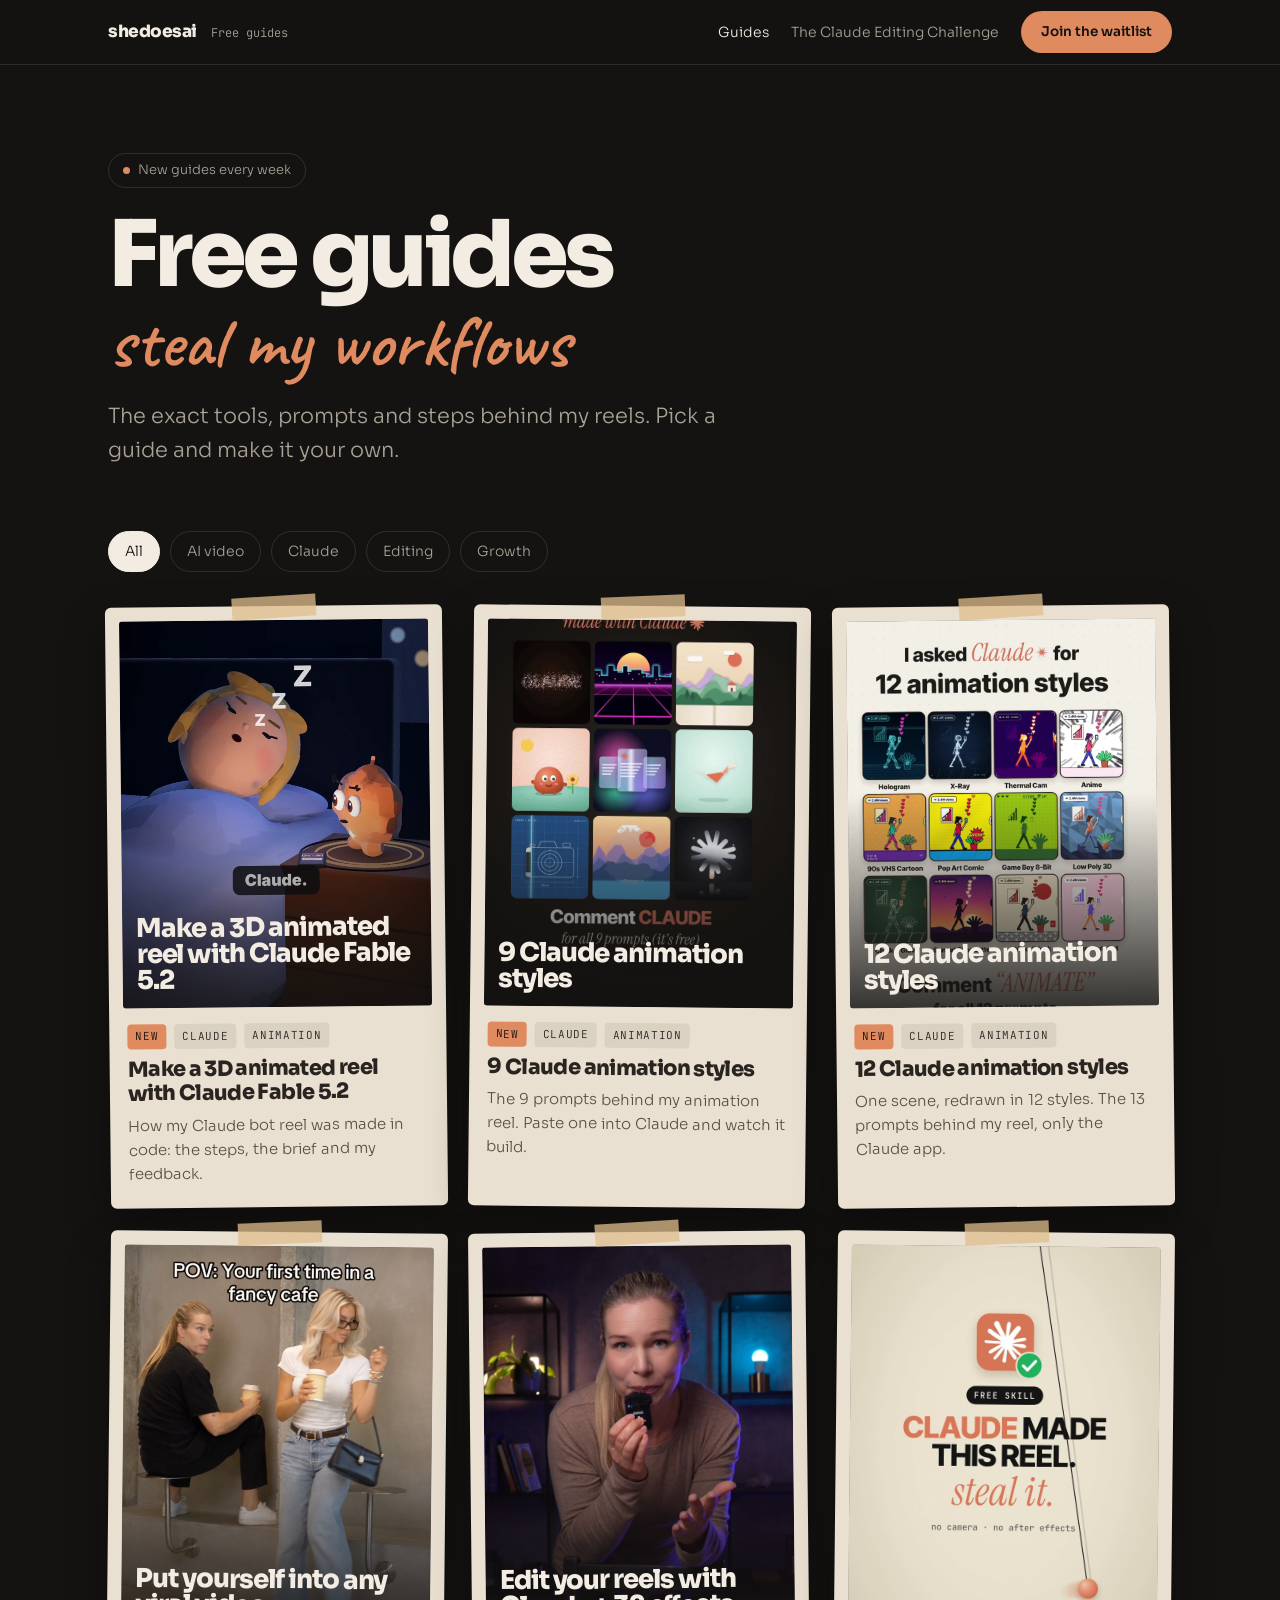
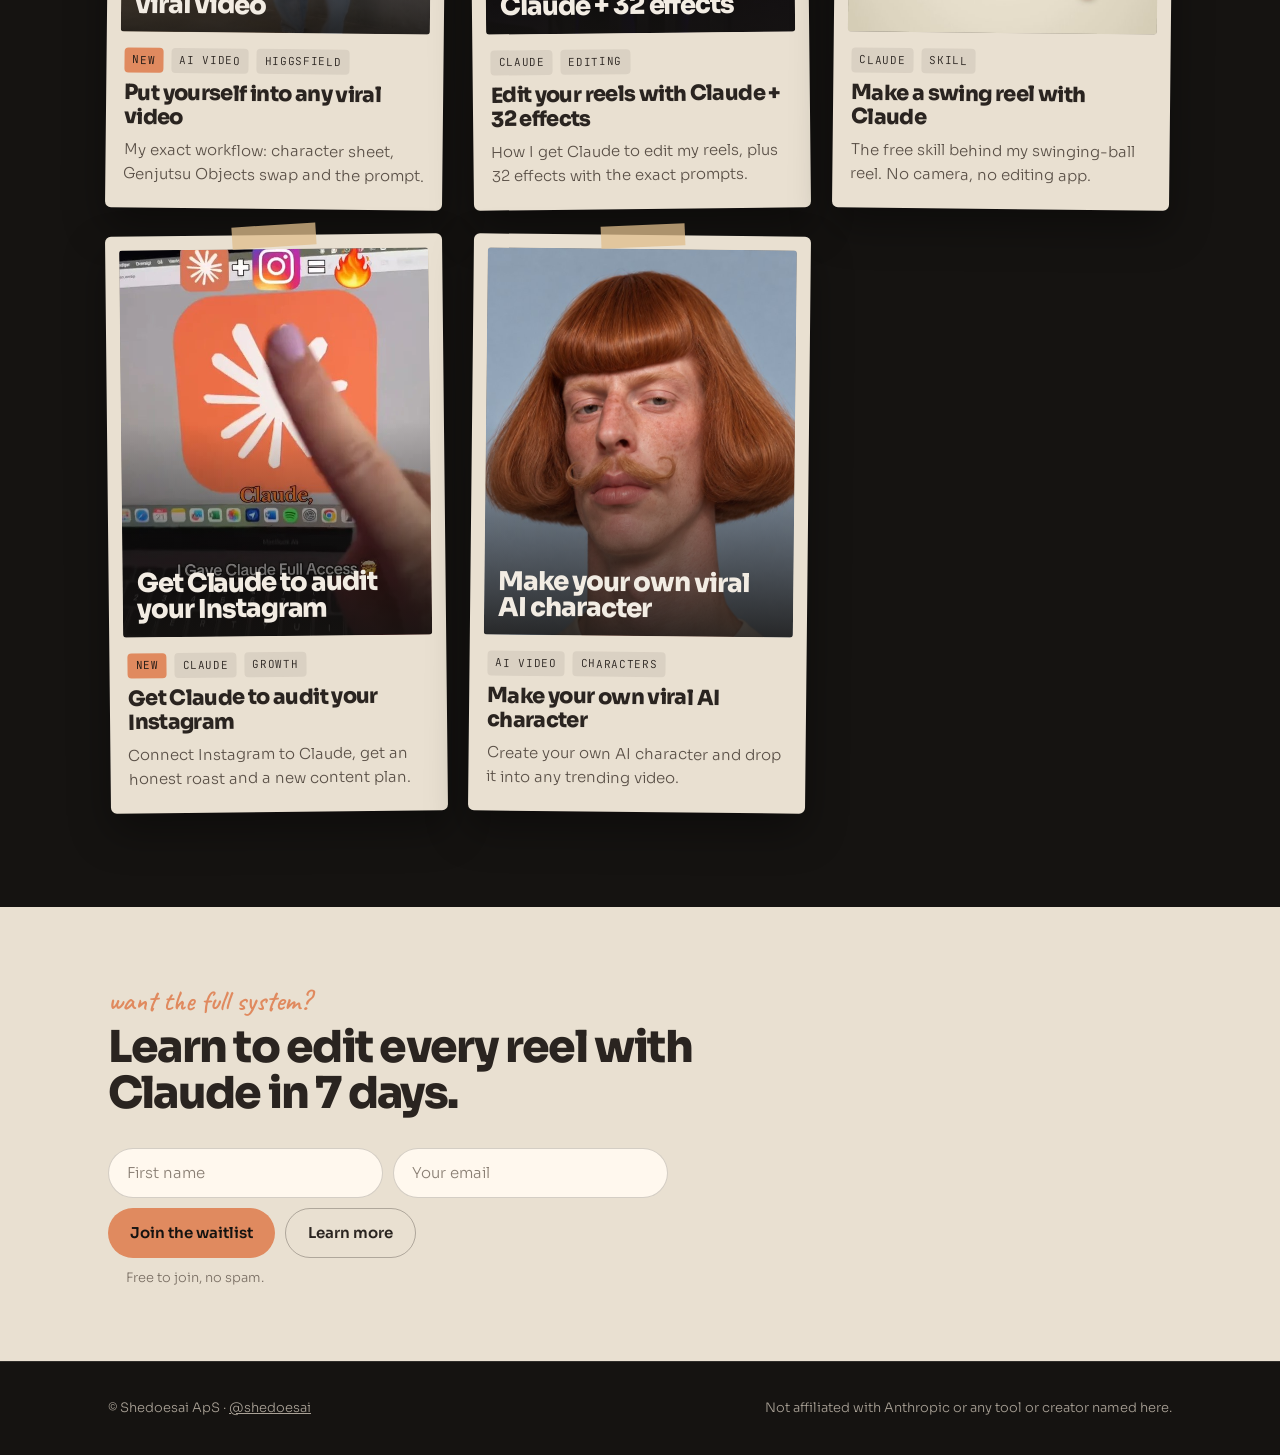
<file: guides/index.html>
<!DOCTYPE html>
<html lang="en">
<head>
<meta charset="utf-8">
<meta name="viewport" content="width=device-width,initial-scale=1">
<title>Free guides · shedoesai</title>
<meta name="description" content="Free AI video guides from @shedoesai: the exact tools, prompts and steps behind my reels.">
<meta property="og:title" content="Free guides">
<meta property="og:description" content="Free AI video guides from @shedoesai: the exact tools, prompts and steps behind my reels.">

<link rel="preconnect" href="https://fonts.googleapis.com">
<link rel="preconnect" href="https://fonts.gstatic.com" crossorigin>
<link href="https://fonts.googleapis.com/css2?family=Sora:wght@300;400;600;800&family=Caveat:wght@600;700&family=JetBrains+Mono:wght@400&display=swap" rel="stylesheet">
<link rel="stylesheet" href="/guides/guides.css">
</head>
<body>
<nav><div class="wrap">
  <a class="logo" href="/guides"><b>shedoesai</b><span class="mono hide-sm">Free guides</span></a>
  <div class="navlinks">
    <a class="plain on" href="/guides">Guides</a>
    <a class="plain" href="/editing">The Claude Editing Challenge</a>
    <a class="pill" href="/editing#join">Join the waitlist</a>
  </div>
</div></nav>
<header class="hero"><div class="wrap">
  <span class="badge"><i></i>New guides every week</span>
  <h1>Free guides<span class="script">steal my workflows</span></h1>
  <p>The exact tools, prompts and steps behind my reels. Pick a guide and make it your own.</p>
</div></header>
<main class="wrap">
  <div class="filters"><button class="on" data-f="all">All</button><button data-f="video">AI video</button><button data-f="claude">Claude</button><button data-f="editing">Editing</button><button data-f="growth">Growth</button></div>
  <div class="grid"><a class="card" href="/guides/claude-bot-reel" data-tags="claude video"><span class="tape"></span><div class="thumb" style="background-image:linear-gradient(180deg,rgba(21,19,17,0) 45%,rgba(21,19,17,.85)),url('/guides/assets/claude-bot-reel-cover2.jpg')">Make a 3D animated reel with Claude Fable 5.2</div><div class="meta"><span class="tag new">New</span><span class="tag">Claude</span><span class="tag">Animation</span></div><h3>Make a 3D animated reel with Claude Fable 5.2</h3><p>How my Claude bot reel was made in code: the steps, the brief and my feedback.</p></a><a class="card" href="/guides/animation-styles" data-tags="claude"><span class="tape"></span><div class="thumb" style="background-image:linear-gradient(180deg,rgba(21,19,17,0) 45%,rgba(21,19,17,.85)),url('/guides/assets/animation-styles-cover.jpg')">9 Claude animation styles</div><div class="meta"><span class="tag new">New</span><span class="tag">Claude</span><span class="tag">Animation</span></div><h3>9 Claude animation styles</h3><p>The 9 prompts behind my animation reel. Paste one into Claude and watch it build.</p></a><a class="card" href="/guides/animation-styles-12" data-tags="claude"><span class="tape"></span><div class="thumb" style="background-image:linear-gradient(180deg,rgba(21,19,17,0) 45%,rgba(21,19,17,.85)),url('/guides/assets/animation-styles-12-cover.jpg')">12 Claude animation styles</div><div class="meta"><span class="tag new">New</span><span class="tag">Claude</span><span class="tag">Animation</span></div><h3>12 Claude animation styles</h3><p>One scene, redrawn in 12 styles. The 13 prompts behind my reel, only the Claude app.</p></a><a class="card" href="/guides/cafe-swap" data-tags="video"><span class="tape"></span><div class="thumb" style="background-image:linear-gradient(180deg,rgba(21,19,17,0) 45%,rgba(21,19,17,.85)),url('/guides/assets/cafe-swap-cover.jpg')">Put yourself into any viral video</div><div class="meta"><span class="tag new">New</span><span class="tag">AI video</span><span class="tag">Higgsfield</span></div><h3>Put yourself into any viral video</h3><p>My exact workflow: character sheet, Genjutsu Objects swap and the prompt.</p></a><a class="card" href="/guides/claude-effects" data-tags="claude editing"><span class="tape"></span><div class="thumb" style="background-image:linear-gradient(180deg,rgba(21,19,17,0) 45%,rgba(21,19,17,.85)),url('/guides/assets/claude-effects-cover.jpg')">Edit your reels with Claude + 32 effects</div><div class="meta"><span class="tag">Claude</span><span class="tag">Editing</span></div><h3>Edit your reels with Claude + 32 effects</h3><p>How I get Claude to edit my reels, plus 32 effects with the exact prompts.</p></a><a class="card" href="/guides/swing-reel" data-tags="claude editing"><span class="tape"></span><div class="thumb" style="background-image:url('/guides/assets/swing-reel-cover.jpg');color:transparent">Make a swing reel with Claude</div><div class="meta"><span class="tag">Claude</span><span class="tag">Skill</span></div><h3>Make a swing reel with Claude</h3><p>The free skill behind my swinging-ball reel. No camera, no editing app.</p></a><a class="card" href="/guides/instagram-audit" data-tags="claude growth"><span class="tape"></span><div class="thumb" style="background-image:linear-gradient(180deg,rgba(21,19,17,0) 45%,rgba(21,19,17,.85)),url('/guides/assets/instagram-audit-cover.jpg')">Get Claude to audit your Instagram</div><div class="meta"><span class="tag new">New</span><span class="tag">Claude</span><span class="tag">Growth</span></div><h3>Get Claude to audit your Instagram</h3><p>Connect Instagram to Claude, get an honest roast and a new content plan.</p></a><a class="card" href="/guides/fake-it-arcads" data-tags="video"><span class="tape"></span><div class="thumb" style="background-image:linear-gradient(180deg,rgba(21,19,17,0) 45%,rgba(21,19,17,.85)),url('/guides/assets/fake-it-character.jpg')">Make your own viral AI character</div><div class="meta"><span class="tag">AI video</span><span class="tag">Characters</span></div><h3>Make your own viral AI character</h3><p>Create your own AI character and drop it into any trending video.</p></a></div>
</main>
<section class="paper cta-band"><div class="wrap">
  <div><span class="script" style="font-size:28px">want the full system?</span><h2>Learn to edit every reel with Claude in 7 days.</h2></div>
  <form class="wl-inline" novalidate><div class="wl-row"><input name="first_name" type="text" autocomplete="given-name" placeholder="First name" aria-label="First name" required><input name="email" type="email" autocomplete="email" inputmode="email" placeholder="Your email" aria-label="Email" required><button class="pill" type="submit">Join the waitlist</button><a class="pill ghost" href="/editing">Learn more</a></div><div class="hp" aria-hidden="true"><input name="company" type="text" tabindex="-1" autocomplete="off"></div><p class="err" role="alert" hidden></p><p class="fine">Free to join, no spam.</p></form>
</div></section>
<footer><div class="wrap">
  <span>© Shedoesai ApS · <a href="https://www.instagram.com/shedoesai/">@shedoesai</a></span>
  <span>Not affiliated with Anthropic or any tool or creator named here.</span>
</div></footer>
<script>
document.querySelectorAll('.copy').forEach(btn=>btn.addEventListener('click',()=>{
  const box=btn.parentElement.cloneNode(true);box.querySelectorAll('.copy,.lbl').forEach(n=>n.remove());
  navigator.clipboard.writeText(box.innerText.trim()).then(()=>{btn.textContent='Copied ✓';setTimeout(()=>btn.textContent='Copy',1600)});
}));
document.querySelectorAll('.filters button').forEach(b=>b.addEventListener('click',()=>{
  document.querySelectorAll('.filters button').forEach(x=>x.classList.toggle('on',x===b));
  const f=b.dataset.f;document.querySelectorAll('.card').forEach(c=>c.classList.toggle('hidden',f!=='all'&&!c.dataset.tags.split(' ').includes(f)));
}));
const s=document.getElementById('fxsearch');if(s)s.addEventListener('input',()=>{const q=s.value.toLowerCase();document.querySelectorAll('.fxc').forEach(c=>c.classList.toggle('hidden',!c.innerText.toLowerCase().includes(q)))});
</script>
<script src="/guides/waitlist.js" defer></script>
</body>
</html>
</file>
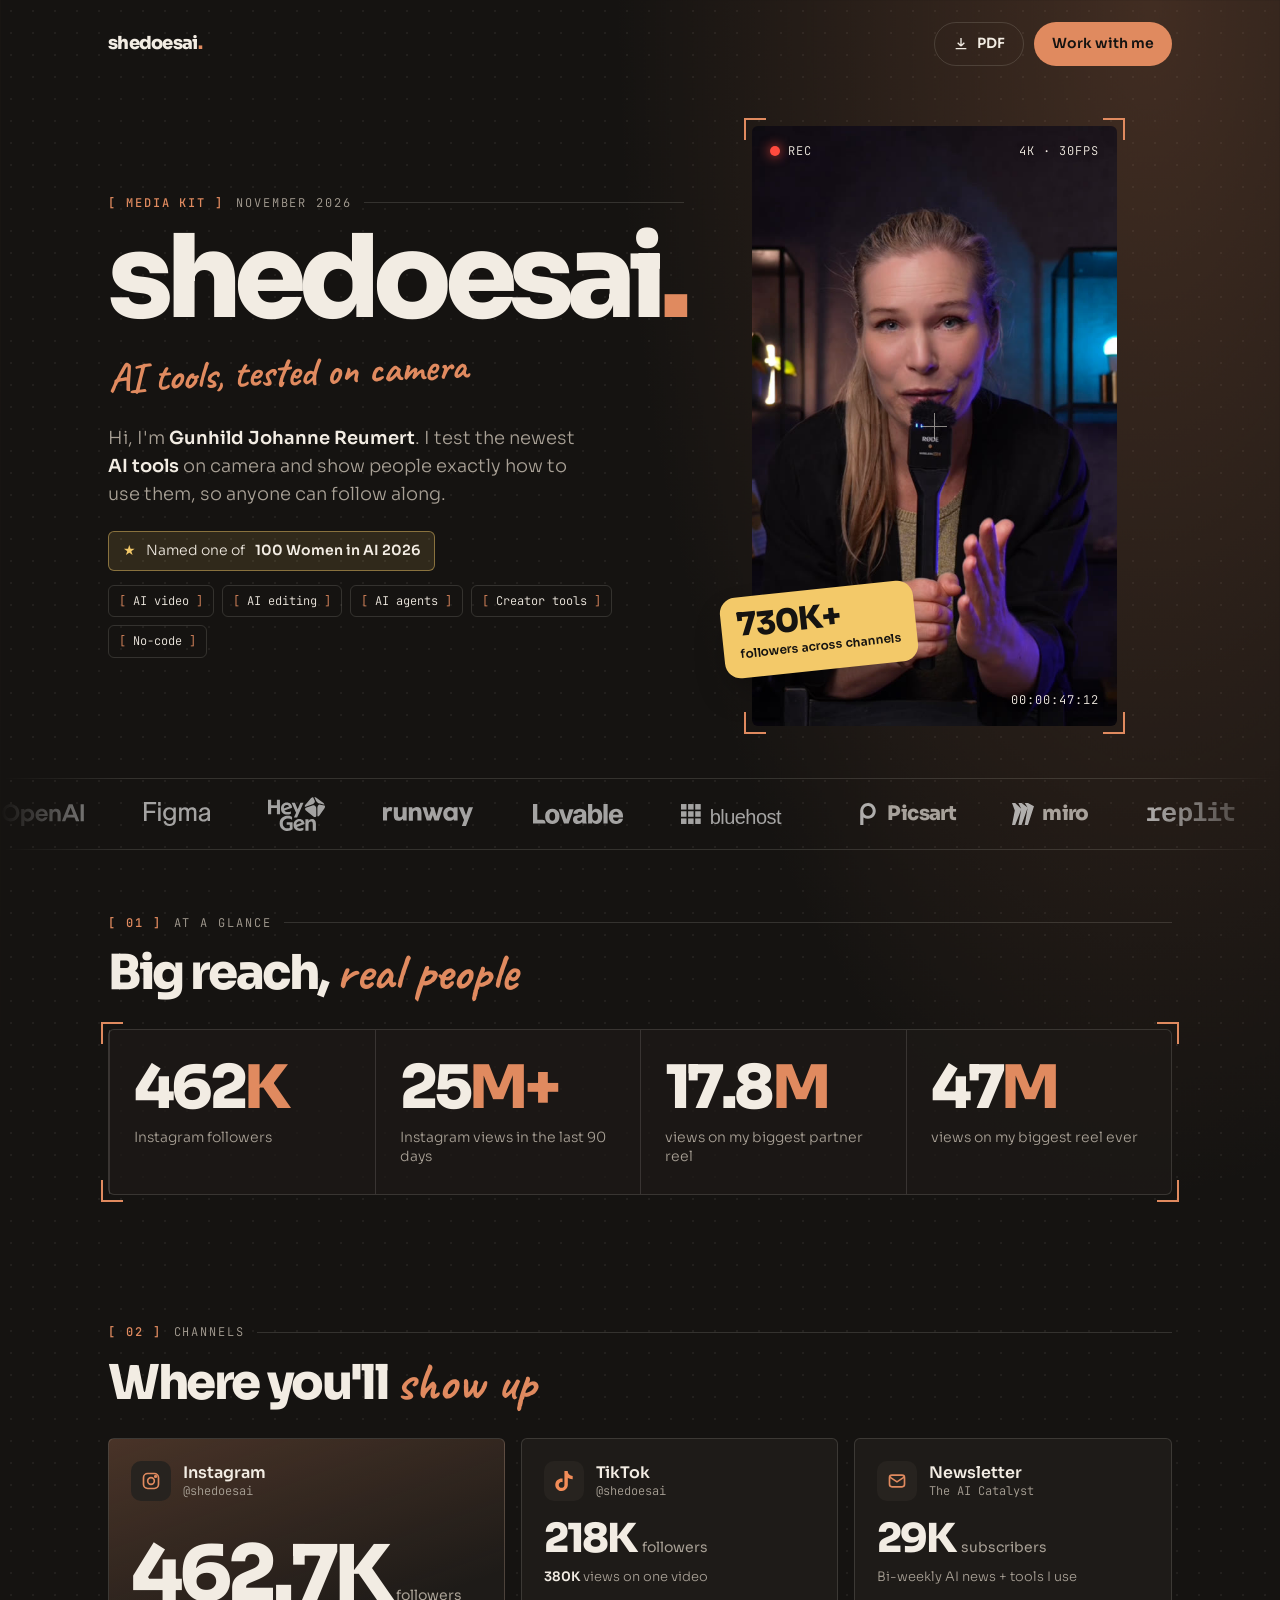
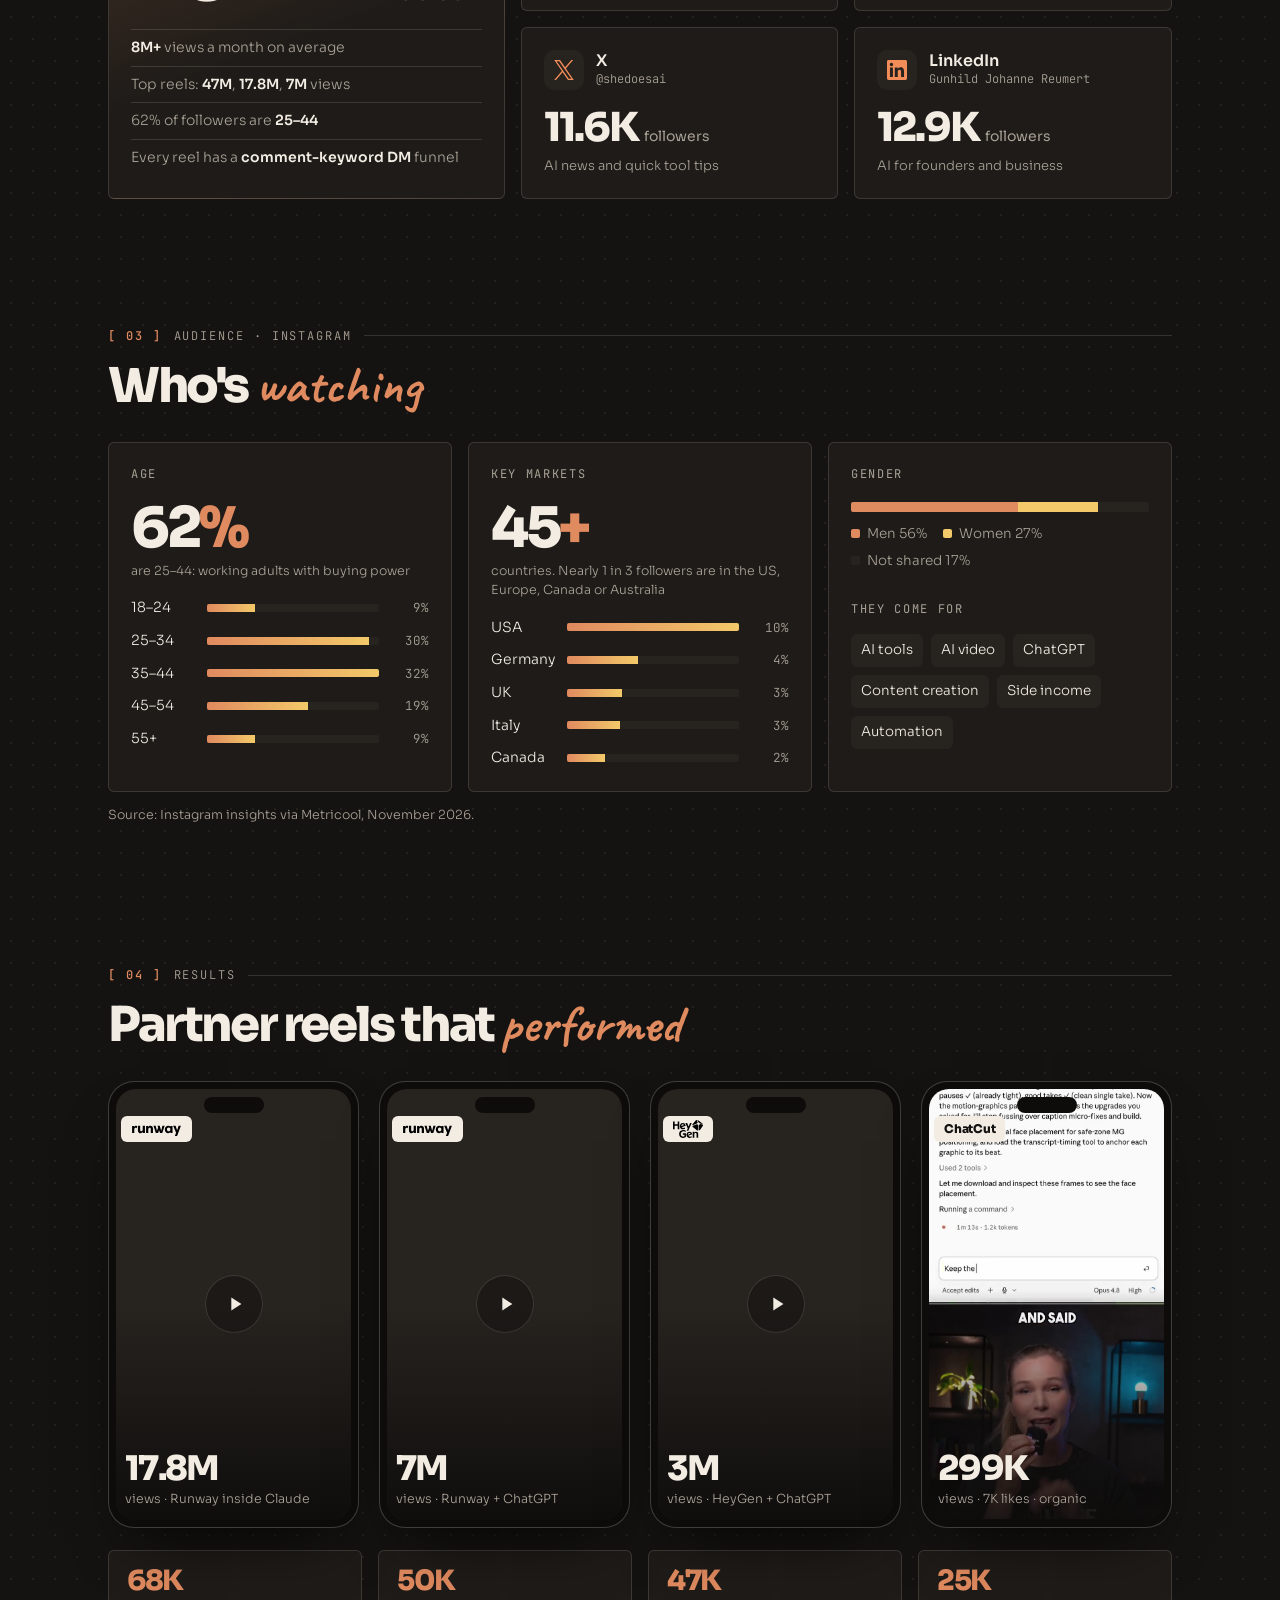
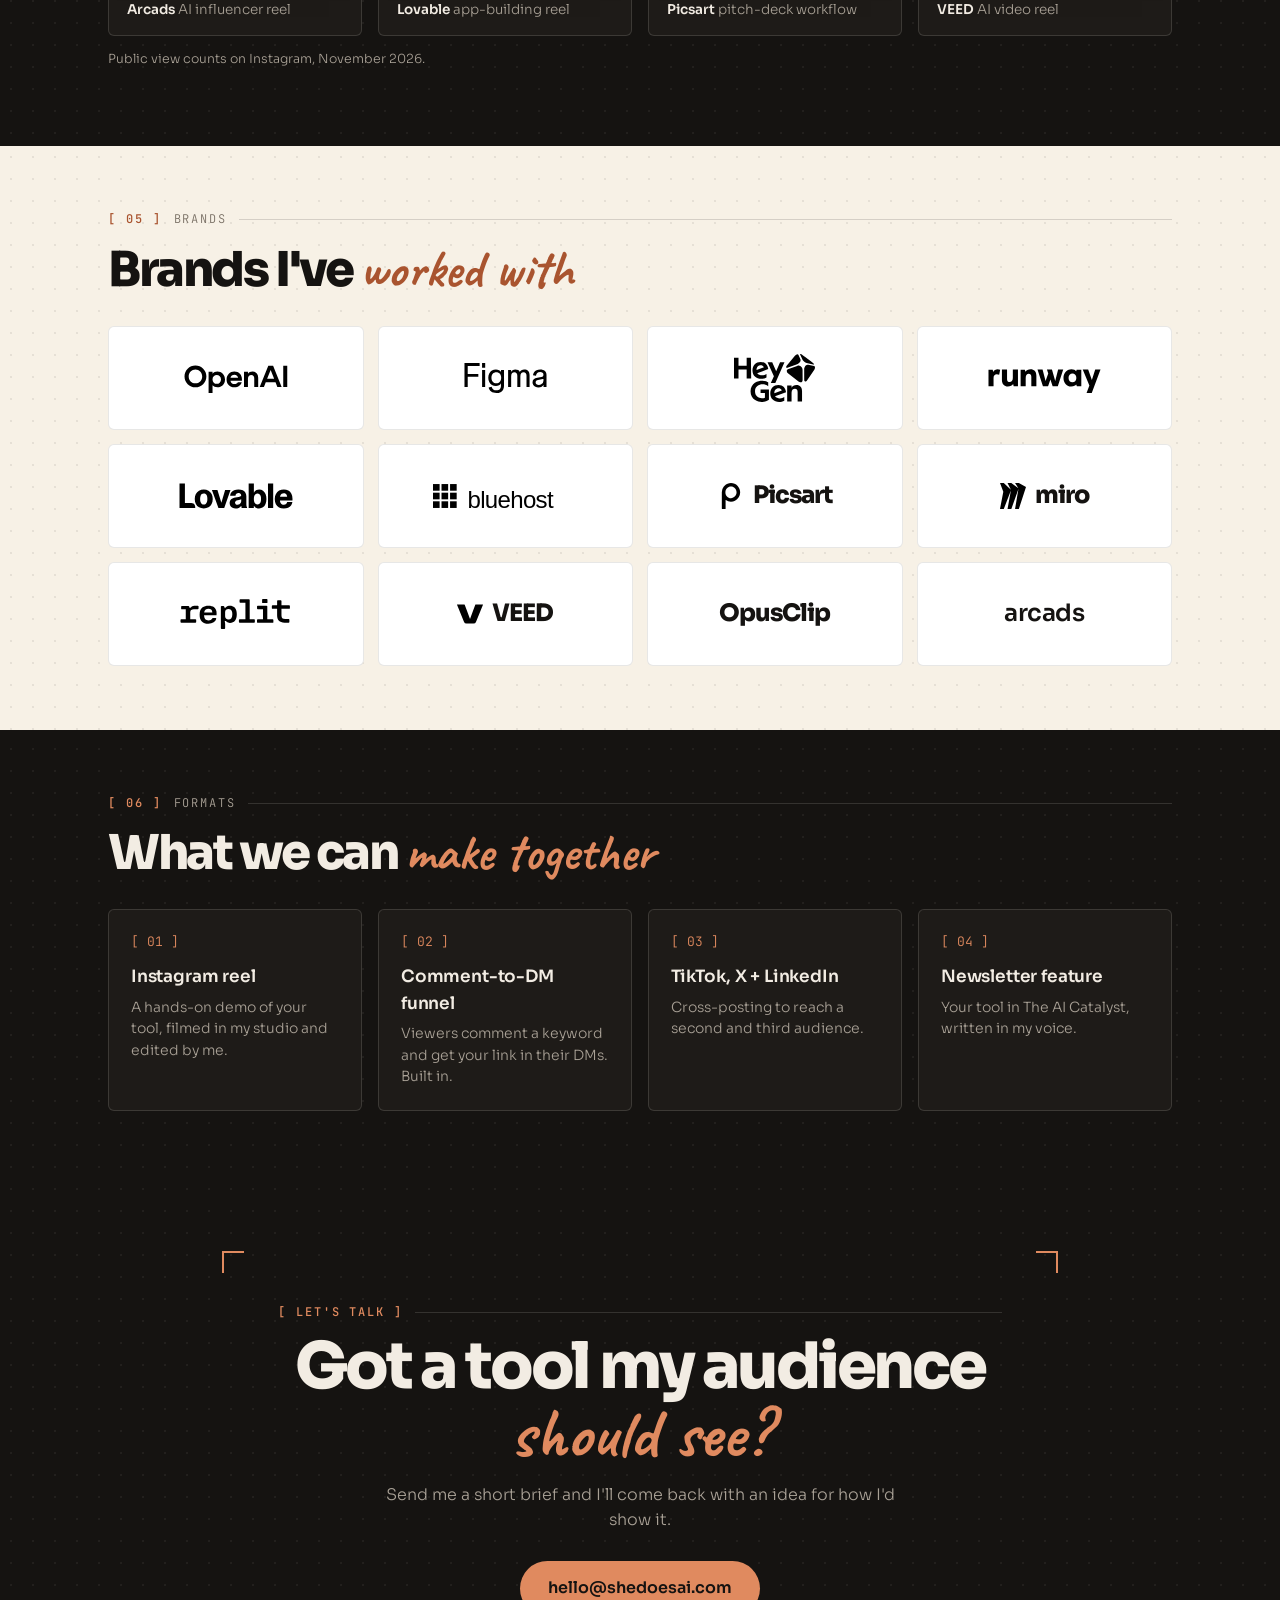
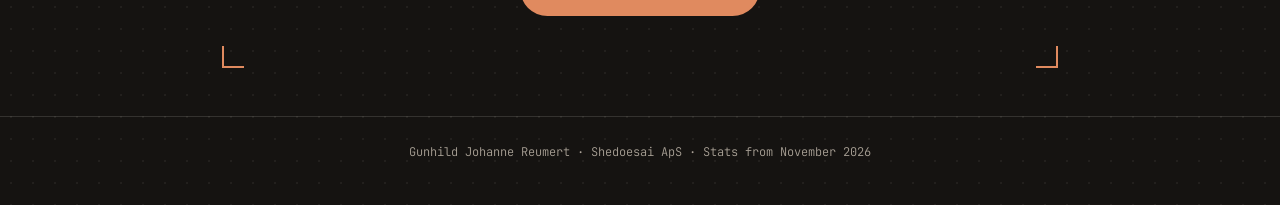
<file: media-kit/index.html>
<!doctype html>
<html lang="en"><head><meta charset="utf-8"><meta name="viewport" content="width=device-width,initial-scale=1,viewport-fit=cover">
<title>Media kit · shedoesai</title>
<meta name="description" content="Media kit for shedoesai (Gunhild Johanne Reumert): AI tools, tested on camera. Channels, audience, results and brands.">
<meta name="robots" content="noindex">
<meta property="og:title" content="Media kit · shedoesai">
<meta property="og:description" content="730K+ followers. AI tools, tested on camera, for a global creator audience.">
<meta property="og:image" content="https://www.shedoesai.com/media/carousel-cover.jpg">
<meta name="theme-color" content="#151311">
<link rel="preconnect" href="https://fonts.googleapis.com">
<link rel="preconnect" href="https://fonts.gstatic.com" crossorigin>
<link rel="stylesheet" href="https://fonts.googleapis.com/css2?family=Sora:wght@300;400;600;800&family=Caveat:wght@700&family=JetBrains+Mono:wght@400;500&display=swap">
<style>
/* Media kit. Same palette as / and /editing. Look: camera viewfinder (corner brackets, REC, timecode). No rates on purpose. */
:root{--ink:#151311;--ink2:#1E1B18;--ink3:#27231F;--cream:#F2ECE3;--paper:#F7F1E6;--board:#E9E0D1;--muted:#A9A196;--clay:#E08A5F;--clay-l:#EB9C74;--clay-d:#A9542F;--sun:#F3C969;--line:rgba(242,236,227,.14);color-scheme:dark}
*{box-sizing:border-box}
html{background:var(--ink)}
body{margin:0;color:var(--cream);font-family:"Sora",system-ui,-apple-system,"Segoe UI",sans-serif;font-weight:300;font-size:16px;line-height:1.55;-webkit-font-smoothing:antialiased;
  background:
    radial-gradient(70% 40% at 90% 0%,rgba(224,138,95,.22),transparent 60%),
    radial-gradient(rgba(242,236,227,.06) 1px,transparent 1.2px) 0 0/22px 22px,
    var(--ink)}
a{color:inherit;text-decoration:none}
img{display:block}
.hand{font-family:"Caveat",cursive;font-weight:700;color:var(--clay)}
.mono{font-family:"JetBrains Mono",monospace;font-size:12px;letter-spacing:.14em;text-transform:uppercase;color:var(--muted)}
:focus-visible{outline:2px solid var(--clay);outline-offset:3px;border-radius:10px}
.wrap{max-width:1120px;margin:0 auto;padding:0 28px}

/* viewfinder corner brackets: put .vf on any box */
.vf{position:relative}
.vf>.c{position:absolute;width:22px;height:22px;border:2px solid var(--clay);pointer-events:none;transition:all .35s cubic-bezier(.2,.8,.2,1);z-index:3}
.vf>.c.tl{top:-8px;left:-8px;border-right:0;border-bottom:0}
.vf>.c.tr{top:-8px;right:-8px;border-left:0;border-bottom:0}
.vf>.c.bl{bottom:-8px;left:-8px;border-right:0;border-top:0}
.vf>.c.br{bottom:-8px;right:-8px;border-left:0;border-top:0}
.vf:hover>.c{width:34px;height:34px}
.vf:hover>.c.tl{top:-12px;left:-12px}.vf:hover>.c.tr{top:-12px;right:-12px}.vf:hover>.c.bl{bottom:-12px;left:-12px}.vf:hover>.c.br{bottom:-12px;right:-12px}

/* section label: [ 01 ] AT A GLANCE */
.label{display:flex;align-items:center;gap:12px;font-family:"JetBrains Mono",monospace;font-size:12px;letter-spacing:.16em;text-transform:uppercase;color:var(--muted)}
.label b{color:var(--clay);font-weight:500}
.label::after{content:"";flex:1;height:1px;background:var(--line)}
section{padding:64px 0}
h2{margin:14px 0 30px;font-weight:800;font-size:clamp(30px,4.4vw,48px);letter-spacing:-.05em;line-height:1.02}
h2 .hand{font-size:1.08em;letter-spacing:0}

/* top bar */
.bar{display:flex;justify-content:space-between;align-items:center;padding:22px 0}
.bar .logo{font-weight:800;letter-spacing:-.04em;font-size:18px}
.bar .logo span{color:var(--clay)}
.pill{display:inline-flex;align-items:center;gap:8px;padding:10px 18px;border-radius:999px;font-weight:600;font-size:14px;transition:transform .2s,background .2s,border-color .2s}
.pill.solid{background:var(--clay);color:var(--ink)}
.pill.solid:hover{background:var(--clay-l);transform:translateY(-2px)}
.pill.ghost{border:1px solid var(--line)}
.pill.ghost:hover{border-color:var(--clay);transform:translateY(-2px)}
.pill svg{width:16px;height:16px}

/* hero */
.hero{display:grid;grid-template-columns:1.1fr .9fr;gap:56px;align-items:center;padding:26px 0 40px}
.hero h1{margin:16px 0 0;font-weight:800;font-size:clamp(56px,9vw,118px);letter-spacing:-.065em;line-height:.86}
.hero h1 .dot{color:var(--clay)}
.hero .sub{display:inline-block;margin-top:14px;font-size:clamp(28px,3.4vw,40px);transform:rotate(-2deg)}
.hero p.lede{margin:22px 0 0;font-size:18px;color:var(--muted);max-width:36ch}
.hero p.lede b{color:var(--cream);font-weight:600}
.award{display:inline-flex;align-items:center;gap:10px;margin-top:22px;padding:8px 14px;border-radius:6px;background:rgba(243,201,105,.12);border:1px solid rgba(243,201,105,.45);font-size:14px;color:var(--cream)}
.award span{color:var(--sun)}.award b{font-weight:600}
.award+.tags{margin-top:14px}
.tags{display:flex;flex-wrap:wrap;gap:8px;margin-top:24px}
.tags span{font-family:"JetBrains Mono",monospace;font-size:12px;border:1px solid var(--line);border-radius:6px;padding:6px 10px;transition:background .2s,color .2s,border-color .2s}
.tags span::before{content:"[ ";color:var(--clay)}.tags span::after{content:" ]";color:var(--clay)}
.tags span:hover{background:var(--clay);color:var(--ink);border-color:var(--clay)}
.tags span:hover::before,.tags span:hover::after{color:var(--ink)}

.shot{position:relative;margin:12px}
.shot img{width:100%;height:600px;object-fit:cover;object-position:50% 28%;border-radius:6px;filter:saturate(1.05)}
.shot .hud{position:absolute;inset:0;z-index:2;pointer-events:none;font-family:"JetBrains Mono",monospace;font-size:12px;letter-spacing:.08em;color:var(--cream);text-shadow:0 1px 6px rgba(0,0,0,.6)}
.hud .rec{position:absolute;top:16px;left:18px;display:flex;align-items:center;gap:8px}
.hud .rec i{width:10px;height:10px;border-radius:50%;background:#FF4B3E;box-shadow:0 0 12px #FF4B3E;animation:blink 1.4s steps(2,start) infinite}
@keyframes blink{to{visibility:hidden}}
.hud .fmt{position:absolute;top:16px;right:18px}
.hud .tc{position:absolute;bottom:16px;right:18px}
.hud .cross{position:absolute;top:50%;left:50%;width:26px;height:26px;margin:-13px 0 0 -13px;opacity:.55}
.hud .cross::before,.hud .cross::after{content:"";position:absolute;background:var(--cream)}
.hud .cross::before{left:50%;top:0;bottom:0;width:1px}.hud .cross::after{top:50%;left:0;right:0;height:1px}
.shot .sticker{position:absolute;z-index:4;left:-30px;bottom:56px;background:var(--sun);color:var(--ink);border-radius:16px;padding:12px 16px;transform:rotate(-6deg);box-shadow:0 18px 40px -18px rgba(0,0,0,.8);transition:transform .3s}
.shot:hover .sticker{transform:rotate(-2deg) translateY(-4px)}
.sticker b{display:block;font-weight:800;font-size:32px;letter-spacing:-.04em;line-height:1}
.sticker small{font-size:12px;font-weight:600}

/* logo marquee */
.marquee{position:relative;overflow:hidden;border-top:1px solid var(--line);border-bottom:1px solid var(--line);padding:18px 0;-webkit-mask:linear-gradient(90deg,transparent,#000 10%,#000 90%,transparent);mask:linear-gradient(90deg,transparent,#000 10%,#000 90%,transparent)}
.marquee .track{display:flex;gap:56px;align-items:center;width:max-content;animation:scroll 38s linear infinite}
.marquee:hover .track{animation-play-state:paused}
@keyframes scroll{to{transform:translateX(-50%)}}
.marquee .lg{height:24px;filter:invert(1) brightness(.95);opacity:.65;transition:opacity .2s}
.marquee .lg:hover{opacity:1}
.marquee .wm{font-weight:800;font-size:20px;letter-spacing:-.03em;color:var(--cream);opacity:.65;white-space:nowrap;display:flex;align-items:center;gap:8px}
.marquee .wm img{height:22px;filter:invert(1)}

/* stats bar */
.stats{display:grid;grid-template-columns:repeat(4,1fr);border:1px solid var(--line);border-radius:6px;background:rgba(30,27,24,.7)}
.stat{padding:28px 24px;border-left:1px solid var(--line);transition:background .25s}
.stat:first-child{border-left:0}
.stat:hover{background:var(--ink3)}
.stat b{display:block;font-weight:800;font-size:clamp(38px,5vw,60px);letter-spacing:-.06em;line-height:1}
.stat b em{font-style:normal;color:var(--clay)}
.stat span{display:block;margin-top:10px;color:var(--muted);font-size:14px;line-height:1.35}

/* channels */
.chans{display:grid;grid-template-columns:1.25fr 1fr 1fr;grid-auto-rows:1fr;gap:16px}
.chan{position:relative;display:flex;flex-direction:column;background:var(--ink2);border:1px solid var(--line);border-radius:6px;padding:22px;transition:transform .25s,border-color .25s,background .25s}
.chan:hover{transform:translateY(-4px);border-color:var(--clay);background:var(--ink3)}
.chan.main{grid-row:span 2;background:linear-gradient(160deg,rgba(224,138,95,.22),transparent 55%),var(--ink2)}
.chan .top{display:flex;align-items:center;gap:12px}
.chan .ic{width:40px;height:40px;border-radius:10px;display:grid;place-items:center;background:var(--ink3);color:var(--clay);transition:transform .25s}
.chan:hover .ic{transform:rotate(-8deg) scale(1.08)}
.chan .ic svg,.chan .ic img{width:20px;height:20px}
.chan .ic img{filter:invert(64%) sepia(37%) saturate(800%) hue-rotate(330deg) brightness(95%)}
.chan h3{margin:0;font-weight:600;font-size:16px;line-height:1.2}
.chan .h{font-family:"JetBrains Mono",monospace;font-size:12px;color:var(--muted)}
.chan .big{margin-top:auto;padding-top:18px;font-weight:800;font-size:40px;letter-spacing:-.05em;line-height:1}
.chan.main .big{font-size:clamp(56px,6vw,80px)}
.chan .big small{font-size:14px;font-weight:400;color:var(--muted);letter-spacing:0;margin-left:6px}
.chan ul{margin:16px 0 0;padding:0;list-style:none;font-size:14px;color:var(--muted)}
.chan li{padding:7px 0;border-top:1px solid var(--line)}
.chan li b{color:var(--cream);font-weight:600}
.chan .note2{margin-top:8px;font-size:13px;color:var(--muted)}
.tbc{color:var(--clay);border:1px dashed var(--clay);border-radius:6px;padding:0 8px}

/* audience */
.aud{display:grid;grid-template-columns:1fr 1fr 1fr;gap:16px}
.card{background:var(--ink2);border:1px solid var(--line);border-radius:6px;padding:22px}
.card h3{margin:0 0 16px;font-family:"JetBrains Mono",monospace;font-weight:400;font-size:12px;letter-spacing:.14em;text-transform:uppercase;color:var(--muted)}
.bars{display:flex;flex-direction:column;gap:11px}
.row{display:grid;grid-template-columns:66px 1fr 40px;gap:10px;align-items:center;font-size:14px}
.row .t{height:8px;border-radius:2px;background:var(--ink3);overflow:hidden}
.row .t i{display:block;height:100%;background:linear-gradient(90deg,var(--clay),var(--sun));transition:filter .2s}
.row:hover .t i{filter:brightness(1.25)}
.row .v{text-align:right;color:var(--muted);font-family:"JetBrains Mono",monospace;font-size:12.5px}
.big-pct{font-weight:800;font-size:56px;letter-spacing:-.06em;line-height:1}
.big-pct em{font-style:normal;color:var(--clay)}
.split{display:flex;height:10px;border-radius:2px;overflow:hidden;margin:18px 0 12px}
.split i:nth-child(1){background:var(--clay)}.split i:nth-child(2){background:var(--sun)}.split i:nth-child(3){background:var(--ink3)}
.legend{display:flex;flex-wrap:wrap;gap:6px 16px;font-size:13.5px;color:var(--muted)}
.legend span::before{content:"";display:inline-block;width:9px;height:9px;border-radius:2px;margin-right:7px;background:var(--c)}
.interests{display:flex;flex-wrap:wrap;gap:8px}
.interests span{background:var(--ink3);border-radius:6px;padding:6px 10px;font-size:13.5px}
.note{margin-top:14px;font-size:12.5px;color:var(--muted)}

/* results: phone frames */
.res{display:grid;grid-template-columns:repeat(4,1fr);gap:20px}
.case{display:block;transition:transform .3s}
.case:hover{transform:translateY(-6px) rotate(-1deg)}
.case:nth-child(even):hover{transform:translateY(-6px) rotate(1deg)}
.phone{position:relative;aspect-ratio:9/16;border-radius:26px;padding:7px;background:#0d0c0b;border:1px solid rgba(242,236,227,.22);box-shadow:0 30px 60px -30px rgba(0,0,0,.9)}
.phone .scr{position:relative;width:100%;height:100%;border-radius:20px;overflow:hidden;background:var(--ink3)}
.phone .scr::before{content:"";position:absolute;z-index:3;top:8px;left:50%;width:60px;height:16px;margin-left:-30px;border-radius:99px;background:#0d0c0b}
.phone video,.phone .scr>img{width:100%;height:100%;object-fit:cover}
.phone .scr::after{content:"";position:absolute;inset:0;background:linear-gradient(180deg,transparent 50%,rgba(13,12,11,.92))}
.phone .chip{position:absolute;z-index:4;top:34px;left:12px;display:flex;align-items:center;height:26px;padding:0 10px;border-radius:6px;background:var(--cream)}
.phone .chip img{height:13px}
.phone .chip .t{font-weight:800;font-size:12px;color:var(--ink);letter-spacing:-.02em}
.phone .ov{position:absolute;z-index:4;left:16px;right:16px;bottom:16px}
.phone .ov b{display:block;font-weight:800;font-size:34px;letter-spacing:-.05em;line-height:1}
.phone .ov span{font-size:12.5px;color:var(--muted)}
.ph{display:grid;place-items:center;background:radial-gradient(120% 80% at 30% 10%,rgba(224,138,95,.5),transparent 60%),radial-gradient(90% 70% at 90% 100%,rgba(243,201,105,.3),transparent 60%),var(--ink3)}
.ph .play{width:58px;height:58px;border-radius:50%;display:grid;place-items:center;background:rgba(21,19,17,.55);border:1px solid var(--line);transition:transform .25s,background .25s}
.case:hover .ph .play{transform:scale(1.1);background:var(--clay);color:var(--ink)}
.ph .play svg{width:22px;height:22px;margin-left:3px}
.wins{display:grid;grid-template-columns:repeat(4,1fr);gap:16px;margin-top:22px}
.win{background:var(--ink2);border:1px solid var(--line);border-radius:6px;padding:16px 18px;transition:transform .2s,border-color .2s}
.win:hover{transform:translateY(-3px);border-color:rgba(224,138,95,.6)}
.win .v{font-weight:800;font-size:28px;letter-spacing:-.05em;color:var(--clay);line-height:1}
.win .d{margin-top:6px;font-size:13.5px;color:var(--muted);line-height:1.4}
.win .d b{color:var(--cream);font-weight:600}

/* brands: light paper band */
.paper{background:var(--paper);color:var(--ink);background-image:radial-gradient(rgba(21,19,17,.08) 1px,transparent 1.2px);background-size:22px 22px}
.paper .label{color:#7a7166}.paper .label b{color:var(--clay-d)}.paper .label::after{background:rgba(21,19,17,.15)}
.paper h2 .hand{color:var(--clay-d)}
.logos{display:grid;grid-template-columns:repeat(4,1fr);gap:14px}
.lt{position:relative;display:grid;place-items:center;height:104px;border-radius:6px;background:#fff;border:1px solid rgba(21,19,17,.1);transition:transform .25s,box-shadow .25s}
.lt:hover{transform:translateY(-4px) rotate(-1deg);box-shadow:0 18px 30px -18px rgba(21,19,17,.45)}
.lt:nth-child(even):hover{transform:translateY(-4px) rotate(1deg)}
.lt img{height:30px;width:auto;max-width:66%}
.lt img.tall{height:48px}
.lt .wm{display:flex;align-items:center;gap:9px;font-weight:800;font-size:24px;letter-spacing:-.04em;color:var(--ink)}
.lt .wm img{height:26px;max-height:none}
.lt .c{border-color:var(--clay-d);width:14px;height:14px;opacity:0}
.lt:hover .c{opacity:1}
.lt.vf>.c.tl{top:6px;left:6px}.lt.vf>.c.tr{top:6px;right:6px}.lt.vf>.c.bl{bottom:6px;left:6px}.lt.vf>.c.br{bottom:6px;right:6px}
.lt.vf:hover>.c{width:14px;height:14px}

/* formats */
.make{display:grid;grid-template-columns:repeat(4,1fr);gap:16px}
.mk{background:var(--ink2);border:1px solid var(--line);border-radius:6px;padding:22px;transition:transform .25s,border-color .25s}
.mk:hover{transform:translateY(-4px);border-color:rgba(224,138,95,.6)}
.mk .n{font-family:"JetBrains Mono",monospace;font-size:13px;color:var(--clay)}
.mk h3{margin:12px 0 6px;font-weight:600;font-size:17px;letter-spacing:-.01em}
.mk p{margin:0;color:var(--muted);font-size:14px}

/* contact */
.contact{text-align:center;padding:84px 0 56px}
.contact .box{display:inline-block;max-width:820px;padding:44px 48px}
.contact h2{font-size:clamp(36px,5.4vw,64px);margin:12px 0 14px}
.contact p{color:var(--muted);max-width:44ch;margin:0 auto 28px}
.contact .pill{font-size:16px;padding:15px 28px}
footer{padding:26px 0 44px;text-align:center;font-family:"JetBrains Mono",monospace;font-size:12px;color:var(--muted);border-top:1px solid var(--line)}

@media (max-width:900px){
  .hero{grid-template-columns:1fr;gap:30px}
  .shot{max-width:440px;margin:12px auto}
  .shot img{height:auto;aspect-ratio:4/5}
  .shot .sticker{left:-10px}
  .stats{grid-template-columns:repeat(2,1fr)}
  .stat:nth-child(3){border-left:0}
  .stat:nth-child(n+3){border-top:1px solid var(--line)}
  .chans{grid-template-columns:1fr 1fr}
  .chan.main{grid-column:span 2;grid-row:auto}
  .aud{grid-template-columns:1fr}
  .res{grid-template-columns:repeat(2,1fr)}
  .wins{grid-template-columns:repeat(2,1fr)}
  .logos{grid-template-columns:repeat(3,1fr)}
  .make{grid-template-columns:repeat(2,1fr)}
}
@media (max-width:520px){
  .wrap{padding:0 18px}
  .bar .ghost{display:none}
  .chans{grid-template-columns:1fr}.chan.main{grid-column:auto}
  .logos{grid-template-columns:repeat(2,1fr)}
  .make{grid-template-columns:1fr}
  .contact .box{padding:34px 18px}
  .res{gap:14px}
}

/* PDF / print: A4 (rendered at 0.72 scale), keep the dark look, no buttons, no motion */
@page{size:A4;margin:0}
@media print{
  html,body{background:var(--ink)!important;-webkit-print-color-adjust:exact;print-color-adjust:exact}
  .bar .pill,.marquee{display:none!important}
  .wrap{max-width:none;padding:0 40px}
  section{padding:30px 0}
  .hero{padding:4px 0 10px;gap:40px}
  .hero h1{font-size:104px}
  .shot img{height:520px;aspect-ratio:auto}
  .hud .rec i{animation:none}
  .chan,.card,.case,.win,.mk,.lt,.stats,.contact{break-inside:avoid}
  .page-break{break-before:page;padding-top:44px}
  .paper{padding:40px 0}
  .contact{padding:40px 0 20px}
}
</style>
</head>
<body>
<div class="wrap">

  <div class="bar">
    <a class="logo" href="/">shedoesai<span>.</span></a>
    <div style="display:flex;gap:10px">
      <a class="pill ghost" href="/media-kit/shedoesai-media-kit.pdf" download><svg viewBox="0 0 24 24" fill="none" stroke="currentColor" stroke-width="2"><path d="M12 3v12m0 0l-5-5m5 5l5-5M4 19h16"/></svg>PDF</a>
      <a class="pill solid" href="mailto:hello@shedoesai.com?subject=Brand%20collaboration">Work with me</a>
    </div>
  </div>

  <header class="hero">
    <div>
      <div class="label"><b>[ Media kit ]</b> November 2026</div>
      <h1>shedoesai<span class="dot">.</span></h1>
      <span class="hand sub">AI tools, tested on camera</span>
      <p class="lede">Hi, I'm <b>Gunhild Johanne Reumert</b>. I test the newest <b>AI tools</b> on camera and show people exactly how to use them, so anyone can follow along.</p>
      <div class="award"><span>★</span> Named one of <b>100 Women in AI 2026</b></div>
      <div class="tags"><span>AI video</span><span>AI editing</span><span>AI agents</span><span>Creator tools</span><span>No-code</span></div>
    </div>
    <div class="shot vf">
      <i class="c tl"></i><i class="c tr"></i><i class="c bl"></i><i class="c br"></i>
      <img src="/media/carousel-cover.jpg" alt="Gunhild Johanne Reumert in her studio" width="760" height="950">
      <div class="hud"><span class="rec"><i></i>REC</span><span class="fmt">4K · 30FPS</span><span class="cross"></span><span class="tc">00:00:47:12</span></div>
      <div class="sticker"><b>730K+</b><small>followers across channels</small></div>
    </div>
  </header>
</div>

<div class="marquee" aria-label="Brands I've worked with">
  <div class="track">
    <!-- two identical runs for a seamless loop -->
    <img class="lg" src="/media-kit/logos/openai.svg" alt="OpenAI"><img class="lg" src="/media-kit/logos/figma.svg" alt="Figma"><img class="lg" src="/media-kit/logos/heygen.svg" alt="HeyGen" style="height:34px"><img class="lg" src="/media-kit/logos/runway.svg" alt="Runway"><img class="lg" src="/media-kit/logos/lovable.svg" alt="Lovable"><img class="lg" src="/media-kit/logos/bluehost.svg" alt="Bluehost" style="height:20px"><span class="wm"><img src="/media-kit/logos/picsart.svg" alt="">Picsart</span><span class="wm"><img src="/media-kit/logos/miro.svg" alt="">miro</span><img class="lg" src="/media-kit/logos/replit.svg" alt="Replit"><span class="wm"><img src="/media-kit/logos/veed.svg" alt="">VEED</span><span class="wm">OpusClip</span><span class="wm">arcads</span>
    <img class="lg" src="/media-kit/logos/openai.svg" alt=""><img class="lg" src="/media-kit/logos/figma.svg" alt=""><img class="lg" src="/media-kit/logos/heygen.svg" alt="" style="height:34px"><img class="lg" src="/media-kit/logos/runway.svg" alt=""><img class="lg" src="/media-kit/logos/lovable.svg" alt=""><img class="lg" src="/media-kit/logos/bluehost.svg" alt="" style="height:20px"><span class="wm"><img src="/media-kit/logos/picsart.svg" alt="">Picsart</span><span class="wm"><img src="/media-kit/logos/miro.svg" alt="">miro</span><img class="lg" src="/media-kit/logos/replit.svg" alt=""><span class="wm"><img src="/media-kit/logos/veed.svg" alt="">VEED</span><span class="wm">OpusClip</span><span class="wm">arcads</span>
  </div>
</div>

<div class="wrap">
  <section>
    <div class="label"><b>[ 01 ]</b> At a glance</div>
    <h2>Big reach, <span class="hand">real people</span></h2>
    <div class="stats vf">
      <i class="c tl"></i><i class="c tr"></i><i class="c bl"></i><i class="c br"></i>
      <div class="stat"><b>462<em>K</em></b><span>Instagram followers</span></div>
      <div class="stat"><b>25<em>M+</em></b><span>Instagram views in the last 90 days</span></div>
      <div class="stat"><b>17.8<em>M</em></b><span>views on my biggest partner reel</span></div>
      <div class="stat"><b>47<em>M</em></b><span>views on my biggest reel ever</span></div>
    </div>
  </section>

  <section>
    <div class="label"><b>[ 02 ]</b> Channels</div>
    <h2>Where you'll <span class="hand">show up</span></h2>
    <div class="chans">
      <a class="chan main" href="https://www.instagram.com/shedoesai/" target="_blank" rel="noopener">
        <div class="top"><div class="ic"><svg viewBox="0 0 24 24" fill="none" stroke="currentColor" stroke-width="2"><rect x="3" y="3" width="18" height="18" rx="5"/><circle cx="12" cy="12" r="4"/><circle cx="17.5" cy="6.5" r="1" fill="currentColor"/></svg></div><div><h3>Instagram</h3><div class="h">@shedoesai</div></div></div>
        <div class="big">462.7K<small>followers</small></div>
        <ul><li><b>8M+</b> views a month on average</li><li>Top reels: <b>47M</b>, <b>17.8M</b>, <b>7M</b> views</li><li>62% of followers are <b>25–44</b></li><li>Every reel has a <b>comment-keyword DM</b> funnel</li></ul>
      </a>
      <a class="chan" href="https://www.tiktok.com/@shedoesai" target="_blank" rel="noopener">
        <div class="top"><div class="ic"><img src="/media-kit/logos/tiktok.svg" alt=""></div><div><h3>TikTok</h3><div class="h">@shedoesai</div></div></div>
        <div class="big">218K<small>followers</small></div>
        <div class="note2"><b style="color:var(--cream);font-weight:600">380K</b> views on one video</div>
      </a>
      <a class="chan" href="https://shedoesai.beehiiv.com/" target="_blank" rel="noopener">
        <div class="top"><div class="ic"><svg viewBox="0 0 24 24" fill="none" stroke="currentColor" stroke-width="2"><rect x="3" y="5" width="18" height="14" rx="3"/><path d="M3 7l9 6 9-6"/></svg></div><div><h3>Newsletter</h3><div class="h">The AI Catalyst</div></div></div>
        <div class="big">29K<small>subscribers</small></div>
        <div class="note2">Bi-weekly AI news + tools I use</div>
      </a>
      <a class="chan" href="https://x.com/shedoesai" target="_blank" rel="noopener">
        <div class="top"><div class="ic"><img src="/media-kit/logos/x.svg" alt=""></div><div><h3>X</h3><div class="h">@shedoesai</div></div></div>
        <div class="big">11.6K<small>followers</small></div>
        <div class="note2">AI news and quick tool tips</div>
      </a>
      <a class="chan" href="https://www.linkedin.com/in/shedoesai/" target="_blank" rel="noopener">
        <div class="top"><div class="ic"><img src="/media-kit/logos/linkedin.svg" alt=""></div><div><h3>LinkedIn</h3><div class="h">Gunhild Johanne Reumert</div></div></div>
        <div class="big">12.9K<small>followers</small></div>
        <div class="note2">AI for founders and business</div>
      </a>
    </div>
  </section>

  <section class="page-break">
    <div class="label"><b>[ 03 ]</b> Audience · Instagram</div>
    <h2>Who's <span class="hand">watching</span></h2>
    <div class="aud">
      <div class="card">
        <h3>Age</h3>
        <div class="big-pct">62<em>%</em></div>
        <p class="note" style="margin:6px 0 16px">are 25–44: working adults with buying power</p>
        <div class="bars">
          <div class="row"><span>18–24</span><span class="t"><i style="width:28%"></i></span><span class="v">9%</span></div>
          <div class="row"><span>25–34</span><span class="t"><i style="width:94%"></i></span><span class="v">30%</span></div>
          <div class="row"><span>35–44</span><span class="t"><i style="width:100%"></i></span><span class="v">32%</span></div>
          <div class="row"><span>45–54</span><span class="t"><i style="width:59%"></i></span><span class="v">19%</span></div>
          <div class="row"><span>55+</span><span class="t"><i style="width:28%"></i></span><span class="v">9%</span></div>
        </div>
      </div>
      <div class="card">
        <h3>Key markets</h3>
        <div class="big-pct">45<em>+</em></div>
        <p class="note" style="margin:6px 0 16px">countries. Nearly 1 in 3 followers are in the US, Europe, Canada or Australia</p>
        <div class="bars">
          <div class="row"><span>USA</span><span class="t"><i style="width:100%"></i></span><span class="v">10%</span></div>
          <div class="row"><span>Germany</span><span class="t"><i style="width:41%"></i></span><span class="v">4%</span></div>
          <div class="row"><span>UK</span><span class="t"><i style="width:32%"></i></span><span class="v">3%</span></div>
          <div class="row"><span>Italy</span><span class="t"><i style="width:31%"></i></span><span class="v">3%</span></div>
          <div class="row"><span>Canada</span><span class="t"><i style="width:22%"></i></span><span class="v">2%</span></div>
        </div>
      </div>
      <div class="card">
        <h3>Gender</h3>
        <div class="split"><i style="width:56%"></i><i style="width:27%"></i><i style="width:17%"></i></div>
        <div class="legend"><span style="--c:var(--clay)">Men 56%</span><span style="--c:var(--sun)">Women 27%</span><span style="--c:var(--ink3)">Not shared 17%</span></div>
        <h3 style="margin-top:28px">They come for</h3>
        <div class="interests"><span>AI tools</span><span>AI video</span><span>ChatGPT</span><span>Content creation</span><span>Side income</span><span>Automation</span></div>
      </div>
    </div>
    <p class="note">Source: Instagram insights via Metricool, November 2026.</p>
  </section>

  <section>
    <div class="label"><b>[ 04 ]</b> Results</div>
    <h2>Partner reels that <span class="hand">performed</span></h2>
    <div class="res">
      <a class="case" href="https://www.instagram.com/reel/DcLve-9IO2O/" target="_blank" rel="noopener"><div class="phone"><div class="scr ph"><span class="play"><svg viewBox="0 0 24 24" fill="currentColor"><path d="M8 5v14l11-7z"/></svg></span></div>
        <span class="chip"><img src="/media-kit/logos/runway.svg" alt="Runway"></span><div class="ov"><b>17.8M</b><span>views · Runway inside Claude</span></div></div></a>
      <a class="case" href="https://www.instagram.com/reel/Ddi4IoIRCYh/" target="_blank" rel="noopener"><div class="phone"><div class="scr ph"><span class="play"><svg viewBox="0 0 24 24" fill="currentColor"><path d="M8 5v14l11-7z"/></svg></span></div>
        <span class="chip"><img src="/media-kit/logos/runway.svg" alt="Runway"></span><div class="ov"><b>7M</b><span>views · Runway + ChatGPT</span></div></div></a>
      <a class="case" href="https://www.instagram.com/reel/DWJHO4ciCPM/" target="_blank" rel="noopener"><div class="phone"><div class="scr ph"><span class="play"><svg viewBox="0 0 24 24" fill="currentColor"><path d="M8 5v14l11-7z"/></svg></span></div>
        <span class="chip"><img src="/media-kit/logos/heygen.svg" alt="HeyGen" style="height:18px"></span><div class="ov"><b>3M</b><span>views · HeyGen + ChatGPT</span></div></div></a>
      <a class="case" href="https://www.instagram.com/reel/Db5Z8cixSEJ/" target="_blank" rel="noopener"><div class="phone"><div class="scr"><video src="/media/reel-chatcut.mp4" poster="/media/reel-chatcut-poster.jpg" muted loop playsinline preload="none"></video></div>
        <span class="chip"><span class="t">ChatCut</span></span><div class="ov"><b>299K</b><span>views · 7K likes · organic</span></div></div></a>
    </div>
    <div class="wins">
      <div class="win"><div class="v">68K</div><div class="d"><b>Arcads</b> AI influencer reel</div></div>
      <div class="win"><div class="v">50K</div><div class="d"><b>Lovable</b> app-building reel</div></div>
      <div class="win"><div class="v">47K</div><div class="d"><b>Picsart</b> pitch-deck workflow</div></div>
      <div class="win"><div class="v">25K</div><div class="d"><b>VEED</b> AI video reel</div></div>
    </div>
    <p class="note">Public view counts on Instagram, November 2026.</p>
  </section>
</div>

<section class="paper page-break">
  <div class="wrap">
    <div class="label"><b>[ 05 ]</b> Brands</div>
    <h2>Brands I've <span class="hand">worked with</span></h2>
    <div class="logos">
      <div class="lt vf"><i class="c tl"></i><i class="c tr"></i><i class="c bl"></i><i class="c br"></i><img src="/media-kit/logos/openai.svg" alt="OpenAI"></div>
      <div class="lt vf"><i class="c tl"></i><i class="c tr"></i><i class="c bl"></i><i class="c br"></i><img src="/media-kit/logos/figma.svg" alt="Figma"></div>
      <div class="lt vf"><i class="c tl"></i><i class="c tr"></i><i class="c bl"></i><i class="c br"></i><img class="tall" src="/media-kit/logos/heygen.svg" alt="HeyGen"></div>
      <div class="lt vf"><i class="c tl"></i><i class="c tr"></i><i class="c bl"></i><i class="c br"></i><img src="/media-kit/logos/runway.svg" alt="Runway"></div>
      <div class="lt vf"><i class="c tl"></i><i class="c tr"></i><i class="c bl"></i><i class="c br"></i><img src="/media-kit/logos/lovable.svg" alt="Lovable"></div>
      <div class="lt vf"><i class="c tl"></i><i class="c tr"></i><i class="c bl"></i><i class="c br"></i><img src="/media-kit/logos/bluehost.svg" alt="Bluehost" style="height:24px"></div>
      <div class="lt vf"><i class="c tl"></i><i class="c tr"></i><i class="c bl"></i><i class="c br"></i><span class="wm"><img src="/media-kit/logos/picsart.svg" alt="">Picsart</span></div>
      <div class="lt vf"><i class="c tl"></i><i class="c tr"></i><i class="c bl"></i><i class="c br"></i><span class="wm"><img src="/media-kit/logos/miro.svg" alt="">miro</span></div>
      <div class="lt vf"><i class="c tl"></i><i class="c tr"></i><i class="c bl"></i><i class="c br"></i><img src="/media-kit/logos/replit.svg" alt="Replit"></div>
      <div class="lt vf"><i class="c tl"></i><i class="c tr"></i><i class="c bl"></i><i class="c br"></i><span class="wm"><img src="/media-kit/logos/veed.svg" alt="">VEED</span></div>
      <div class="lt vf"><i class="c tl"></i><i class="c tr"></i><i class="c bl"></i><i class="c br"></i><span class="wm">OpusClip</span></div>
      <div class="lt vf"><i class="c tl"></i><i class="c tr"></i><i class="c bl"></i><i class="c br"></i><span class="wm" style="font-weight:600;letter-spacing:-.02em">arcads</span></div>
    </div>
  </div>
</section>

<div class="wrap">
  <section>
    <div class="label"><b>[ 06 ]</b> Formats</div>
    <h2>What we can <span class="hand">make together</span></h2>
    <div class="make">
      <div class="mk"><div class="n">[ 01 ]</div><h3>Instagram reel</h3><p>A hands-on demo of your tool, filmed in my studio and edited by me.</p></div>
      <div class="mk"><div class="n">[ 02 ]</div><h3>Comment-to-DM funnel</h3><p>Viewers comment a keyword and get your link in their DMs. Built in.</p></div>
      <div class="mk"><div class="n">[ 03 ]</div><h3>TikTok, X + LinkedIn</h3><p>Cross-posting to reach a second and third audience.</p></div>
      <div class="mk"><div class="n">[ 04 ]</div><h3>Newsletter feature</h3><p>Your tool in The AI Catalyst, written in my voice.</p></div>
    </div>
  </section>

  <div class="contact">
    <div class="box vf"><i class="c tl"></i><i class="c tr"></i><i class="c bl"></i><i class="c br"></i>
      <div class="label" style="justify-content:center"><b>[ Let's talk ]</b></div>
      <h2>Got a tool my audience <span class="hand">should see?</span></h2>
      <p>Send me a short brief and I'll come back with an idea for how I'd show it.</p>
      <a class="pill solid" href="mailto:hello@shedoesai.com?subject=Brand%20collaboration">hello@shedoesai.com</a>
    </div>
  </div>
</div>
<footer>Gunhild Johanne Reumert · Shedoesai ApS · Stats from November 2026</footer>

<script>
// Partner reels play on hover (desktop) and when scrolled into view (phone).
document.querySelectorAll('.case').forEach(c=>{const v=c.querySelector('video');if(!v)return;
  c.addEventListener('mouseenter',()=>v.play().catch(()=>{}));
  c.addEventListener('mouseleave',()=>v.pause());});
if(matchMedia('(hover:none)').matches&&'IntersectionObserver'in window){
  const io=new IntersectionObserver(es=>es.forEach(e=>{const v=e.target;e.isIntersecting?v.play().catch(()=>{}):v.pause();}),{threshold:.6});
  document.querySelectorAll('.case video').forEach(v=>io.observe(v));}
</script>
</body></html>
</file>
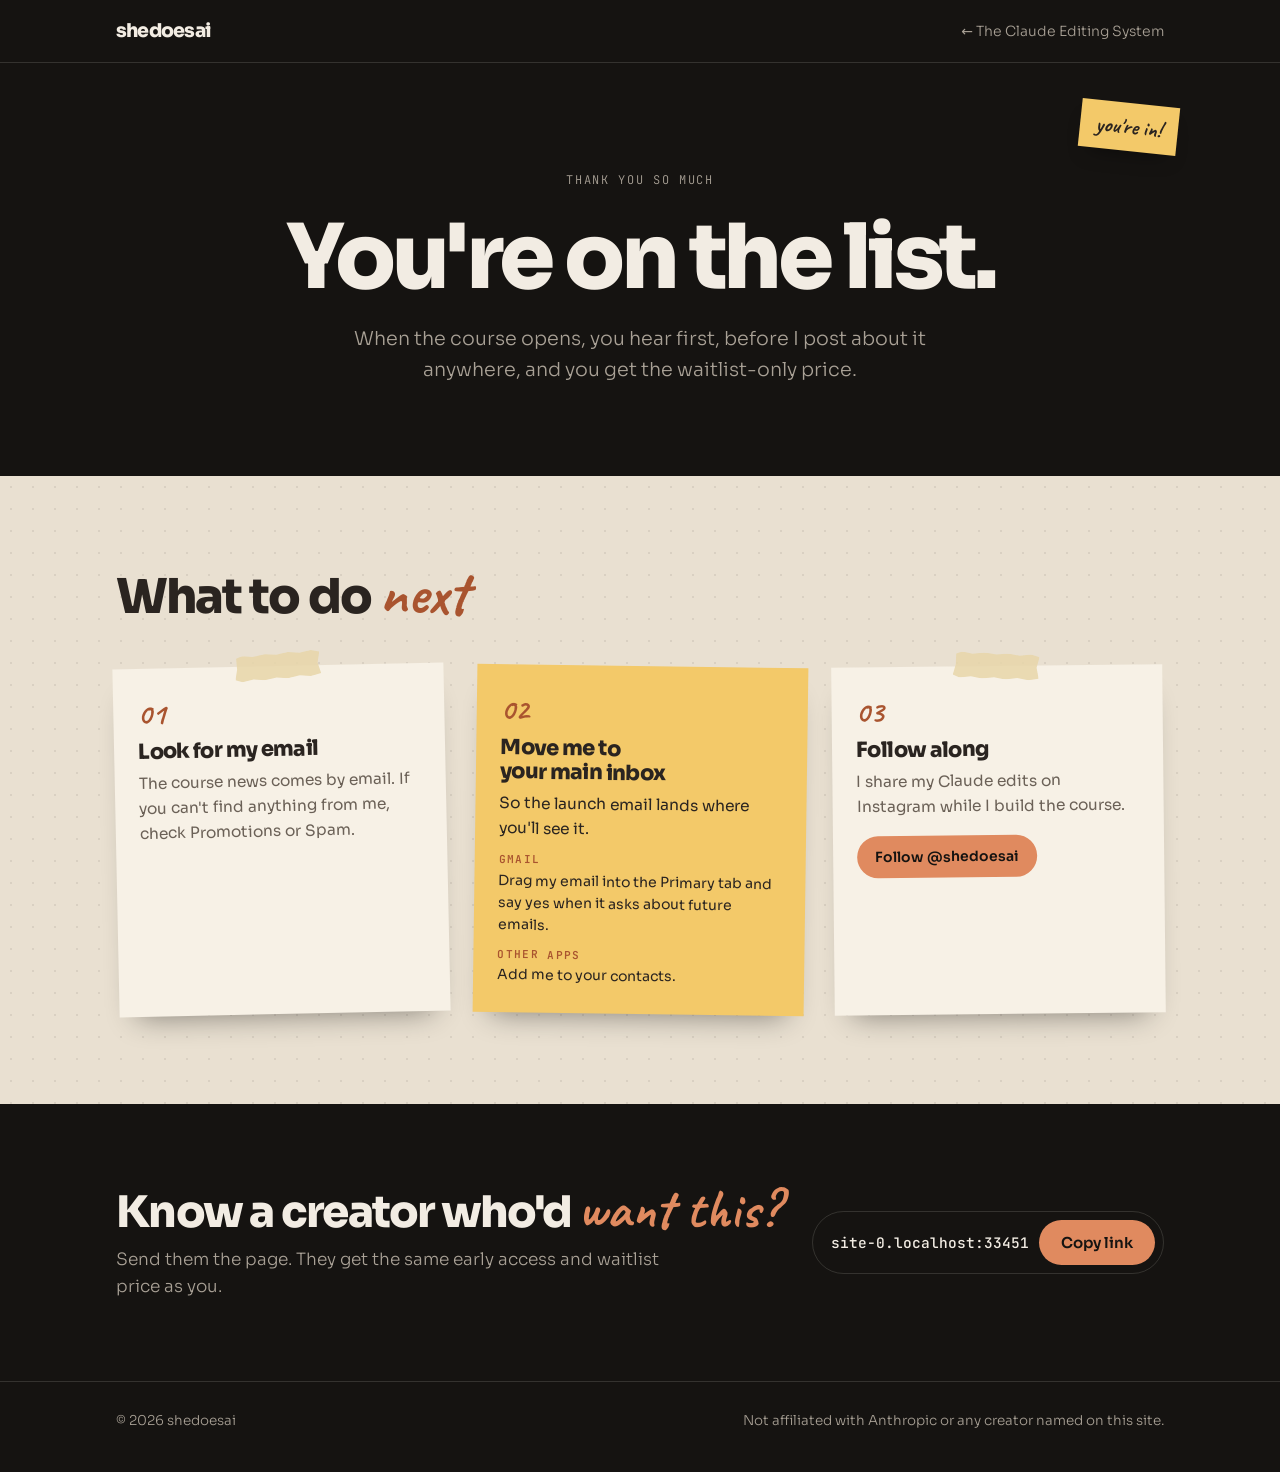
<file: thanks.html>
<!doctype html>
<html lang="en"><head><meta charset="utf-8"><meta name="viewport" content="width=device-width,initial-scale=1,viewport-fit=cover">
<title>You're on the list | shedoesai</title>
<meta name="robots" content="noindex">
<meta name="theme-color" content="#151311">
<link rel="preconnect" href="https://fonts.googleapis.com">
<link rel="preconnect" href="https://fonts.gstatic.com" crossorigin>
<link rel="stylesheet" href="https://fonts.googleapis.com/css2?family=Sora:wght@300;400;600;800&family=Caveat:wght@600;700&family=JetBrains+Mono:wght@400;600&display=swap">
<style>
/* Thank-you page in the same "Dark + Moodboard" look as the waitlist page:
   their name up top, then three pinned notes for what happens next, then a share strip. */
:root{
  --ink:#151311; --ink2:#1E1B18; --cream:#F2ECE3; --muted:#A9A196; --clay:#E08A5F; --clay-d:#A9542F;
  --board:#E9E0D1; --paper:#F7F1E6; --sticky:#F3C969; --brown:#2A2420; --brown-m:#6B6157;
  --line:rgba(242,236,227,.14);
  --f-display:"Sora",system-ui,-apple-system,"Segoe UI",sans-serif;
  --f-hand:"Caveat","Comic Sans MS",cursive;
  --f-mono:"JetBrains Mono",ui-monospace,Menlo,Consolas,monospace;
  --wrap:1080px;
  color-scheme:dark;
}
*{box-sizing:border-box}
body{margin:0;background:var(--ink);color:var(--cream);font-family:var(--f-display);font-weight:300;font-size:17px;line-height:1.6;-webkit-font-smoothing:antialiased;overflow-x:hidden}
.wrap{max-width:var(--wrap);margin:0 auto;padding-left:max(16px,env(safe-area-inset-left,0px));padding-right:max(16px,env(safe-area-inset-right,0px))}
h1,h2,h3{font-weight:800;margin:0;letter-spacing:-.04em;text-wrap:balance}
p{margin:0}
a{color:inherit}
b{font-weight:600}
em{font-family:var(--f-hand);font-style:normal;font-weight:700;letter-spacing:0;color:var(--clay);font-size:1.25em;line-height:.9}
.eyebrow{font-family:var(--f-mono);font-size:12px;text-transform:uppercase;letter-spacing:.14em;color:var(--muted)}
:focus-visible{outline:2px solid var(--clay);outline-offset:3px;border-radius:6px}
.board{background-color:var(--board);background-image:radial-gradient(rgba(0,0,0,.07) 1px,transparent 1px);background-size:22px 22px;color:var(--brown)}
.board em{color:var(--clay-d)}
.tape{position:absolute;z-index:3;top:-13px;left:50%;width:86px;height:26px;background:rgba(232,214,170,.85);transform:translateX(-50%) rotate(-4deg);clip-path:polygon(3% 8%,10% 0,22% 7%,36% 0,50% 6%,63% 0,77% 7%,90% 0,100% 9%,97% 50%,100% 92%,88% 100%,75% 93%,61% 100%,48% 94%,34% 100%,21% 93%,8% 100%,0 90%,3% 50%)}
.btn{display:inline-flex;align-items:center;gap:10px;background:var(--clay);color:var(--ink);text-decoration:none;font-weight:600;font-size:15px;padding:13px 22px;border-radius:999px;border:0;cursor:pointer;font-family:var(--f-display)}
.btn:hover{background:#EB9C74}
.btn svg{width:17px;height:17px}

header{border-bottom:1px solid var(--line)}
header .wrap{display:flex;justify-content:space-between;align-items:center;gap:12px;padding-block:16px}
.brand{font-weight:800;font-size:19px;text-decoration:none;letter-spacing:-.04em}
.back{font-size:14px;color:var(--muted);text-decoration:none}
.back:hover{color:var(--cream)}

.top{padding:clamp(64px,12vh,130px) 0 clamp(56px,10vh,110px);text-align:center;position:relative}
.top h1{font-size:clamp(46px,7vw,100px);line-height:1;letter-spacing:-.05em;margin-top:22px}
.top h1 em{display:inline-block;transform:rotate(-2deg)}
.top .sub{margin:22px auto 0;max-width:44ch;font-size:clamp(17px,1.5vw,20px);color:var(--muted)}
.top .sticky{position:absolute;right:max(16px,8%);top:40px;background:var(--sticky);color:var(--brown);font-family:var(--f-hand);font-weight:700;font-size:22px;line-height:1.1;padding:12px 16px;transform:rotate(6deg);box-shadow:0 12px 20px -12px rgba(0,0,0,.5)}

.next{padding:clamp(64px,10vh,104px) 0}
.next h2{font-size:clamp(32px,3.8vw,48px);line-height:1.05;margin-bottom:44px}
.steps{list-style:none;margin:0;padding:0;display:grid;grid-template-columns:repeat(3,minmax(0,1fr));gap:28px}
.steps li{position:relative;background:var(--paper);padding:30px 24px 26px;box-shadow:0 18px 30px -18px rgba(0,0,0,.45)}
.steps li:nth-child(1){transform:rotate(-1.2deg)}
.steps li:nth-child(2){transform:rotate(.8deg);background:var(--sticky)}
.steps li:nth-child(3){transform:rotate(-.6deg)}
.steps .n{font-family:var(--f-hand);font-weight:700;font-size:30px;color:var(--clay-d);line-height:1}
.steps h3{font-size:21px;margin:8px 0 8px;line-height:1.15;letter-spacing:-.03em}
.steps p{font-size:15.5px;font-weight:400;color:var(--brown-m)}
.steps li:nth-child(2) p{color:var(--brown)}
.steps .tip{margin-top:10px;font-size:14px}
.steps .tip b{font-family:var(--f-mono);font-size:11px;letter-spacing:.12em;text-transform:uppercase;color:var(--clay-d);display:block}
.steps .btn{margin-top:16px;font-size:14px;padding:10px 18px}

.share .wrap{display:grid;grid-template-columns:minmax(0,1fr) auto;gap:32px;align-items:center;padding-block:clamp(56px,9vh,96px)}
.share h2{font-size:clamp(30px,3.4vw,44px);line-height:1.06}
.share p{margin-top:10px;color:var(--muted);max-width:44ch}
.link{display:flex;align-items:center;gap:10px;padding:8px 8px 8px 18px;border:1px solid var(--line);border-radius:999px;min-width:0}
.link code{font:500 14.5px var(--f-mono);color:var(--cream);user-select:all;overflow:hidden;text-overflow:ellipsis;white-space:nowrap;min-width:0}

footer{border-top:1px solid var(--line);color:var(--muted)}
footer .wrap{display:flex;justify-content:space-between;flex-wrap:wrap;gap:10px;padding-block:28px 40px;font-size:13.5px}

@media (max-width:860px){
  .steps{grid-template-columns:minmax(0,1fr);max-width:520px}
  .share .wrap{grid-template-columns:minmax(0,1fr)}
  .top .sticky{position:static;display:inline-block;margin-bottom:8px}
}
@media (prefers-reduced-motion:reduce){*{animation:none!important;transition:none!important}}
</style>
</head><body>

<header>
  <div class="wrap">
    <a class="brand" href="/editing">shedoesai</a>
    <a class="back" href="/editing">← The Claude Editing System</a>
  </div>
</header>

<main>
<section class="top">
  <div class="wrap">
    <div class="sticky" aria-hidden="true">you're in!</div>
    <p class="eyebrow">Thank you so much</p>
    <h1>You're on the list<span id="who"></span>.</h1>
    <p class="sub">When the course opens, you hear first, before I post about it anywhere, and you get the waitlist-only price.</p>
  </div>
</section>

<section class="next board">
  <div class="wrap">
    <h2>What to do <em>next</em></h2>
    <ol class="steps">
      <li><span class="tape" aria-hidden="true"></span><span class="n">01</span><h3>Look for my email</h3><p>The course news comes by email. If you can't find anything from me, check Promotions or Spam.</p></li>
      <li><span class="n">02</span><h3>Move me to your main inbox</h3><p>So the launch email lands where you'll see it.</p>
        <p class="tip"><b>Gmail</b>Drag my email into the Primary tab and say yes when it asks about future emails.</p>
        <p class="tip"><b>Other apps</b>Add me to your contacts.</p></li>
      <li><span class="tape" aria-hidden="true" style="transform:translateX(-50%) rotate(3deg)"></span><span class="n">03</span><h3>Follow along</h3><p>I share my Claude edits on Instagram while I build the course.</p>
        <a class="btn" href="https://www.instagram.com/shedoesai" target="_blank" rel="noopener">Follow @shedoesai</a></li>
    </ol>
  </div>
</section>

<section class="share">
  <div class="wrap">
    <div>
      <h2>Know a creator who'd <em>want this?</em></h2>
      <p>Send them the page. They get the same early access and waitlist price as you.</p>
    </div>
    <div class="link"><code id="url"></code><button class="btn" type="button" id="copy">Copy link</button></div>
  </div>
</section>
</main>

<footer>
  <div class="wrap">
    <span>© 2026 shedoesai</span>
    <span>Not affiliated with Anthropic or any creator named on this site.</span>
  </div>
</footer>

<script>
// Their first name comes from the link the waitlist form sends them on with (?n=Name).
let name = new URLSearchParams(location.search).get("n") || "";
name = name.trim().split(/\s+/)[0].replace(/[^\p{L}\p{M}'-]/gu, "").slice(0, 24);
if (name) {
  name = name.charAt(0).toUpperCase() + name.slice(1);
  const who = document.getElementById("who");
  who.append(", ");
  const em = document.createElement("em"); em.textContent = name; who.append(em);
}

// Share link: the site's own address, so it works on any domain.
const pageUrl = location.origin + "/";
document.getElementById("url").textContent = pageUrl.replace(/^https?:\/\//, "").replace(/\/$/, "");
document.getElementById("copy").addEventListener("click", async e => {
  try { await navigator.clipboard.writeText(pageUrl); e.target.textContent = "Copied"; setTimeout(() => e.target.textContent = "Copy link", 1600); }
  catch (_) { const r = document.createRange(); r.selectNodeContents(document.getElementById("url")); const s = getSelection(); s.removeAllRanges(); s.addRange(r); }
});
</script>
</body></html>
</file>
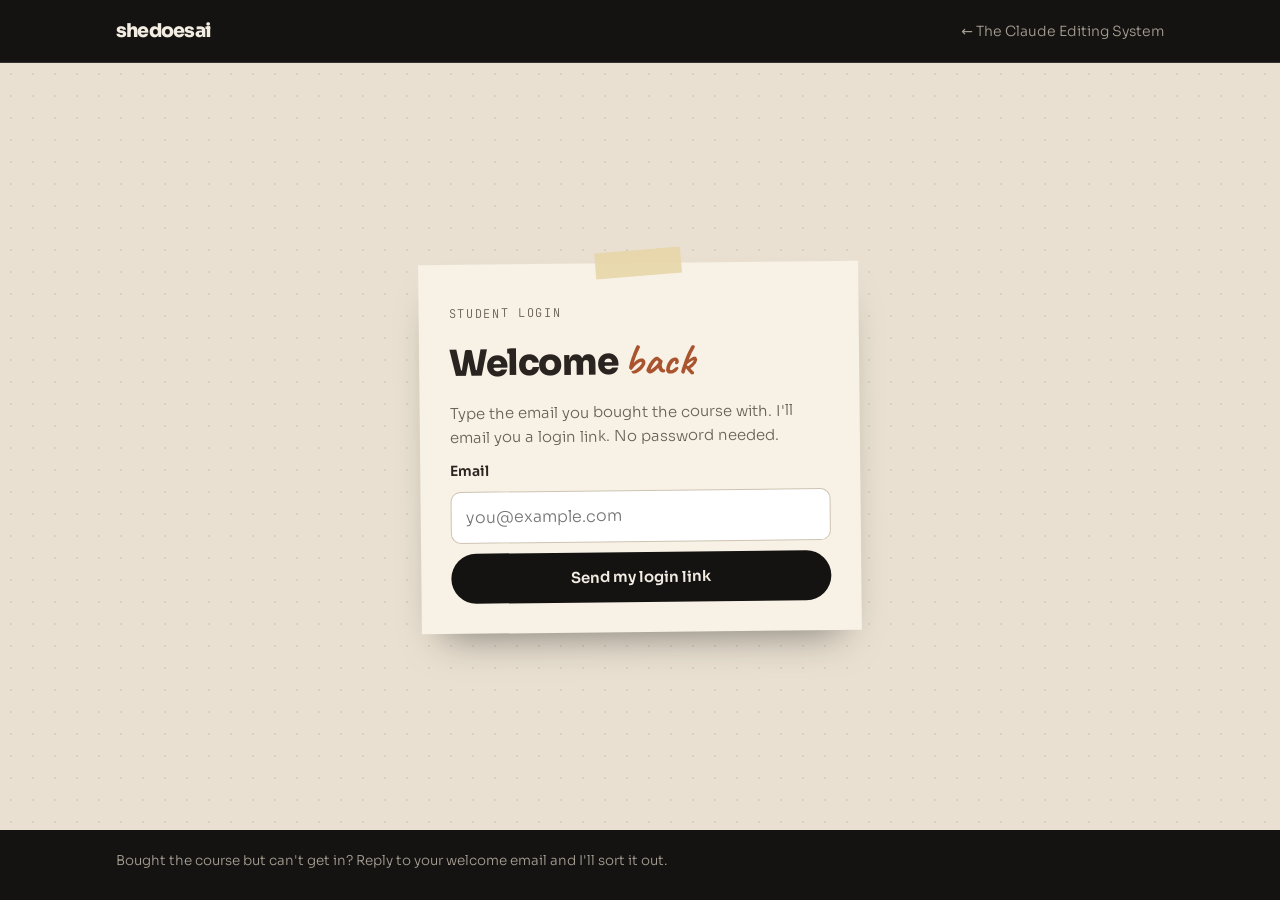
<file: editing/login.html>
<!doctype html>
<html lang="en"><head><meta charset="utf-8"><meta name="viewport" content="width=device-width,initial-scale=1,viewport-fit=cover">
<title>Log in | The Claude Editing System</title>
<meta name="robots" content="noindex">
<meta name="theme-color" content="#151311">
<link rel="preconnect" href="https://fonts.googleapis.com">
<link rel="preconnect" href="https://fonts.gstatic.com" crossorigin>
<link rel="stylesheet" href="https://fonts.googleapis.com/css2?family=Sora:wght@300;400;600;800&family=Caveat:wght@700&family=JetBrains+Mono:wght@400;600&display=swap">
<style>
/* Login for students, in the site's "Dark + Moodboard" look: one pinned card with an email field. No passwords. */
:root{
  --ink:#151311; --ink2:#1E1B18; --cream:#F2ECE3; --muted:#A9A196; --clay:#E08A5F; --clay-d:#A9542F;
  --paper:#F7F1E6; --brown:#2A2420; --brown-m:#6B6157; --board:#E9E0D1; --line:rgba(242,236,227,.14);
  --f-display:"Sora",system-ui,-apple-system,"Segoe UI",sans-serif;
  --f-hand:"Caveat","Comic Sans MS",cursive;
  --f-mono:"JetBrains Mono",ui-monospace,Menlo,Consolas,monospace;
  color-scheme:dark;
}
*{box-sizing:border-box}
[hidden]{display:none!important}
html{height:100%}
body{min-height:100%}
body{margin:0;background:var(--ink);color:var(--cream);font-family:var(--f-display);font-weight:300;font-size:16px;line-height:1.6;-webkit-font-smoothing:antialiased;display:flex;flex-direction:column}
.wrap{width:100%;max-width:1080px;margin:0 auto;padding-left:max(16px,env(safe-area-inset-left,0px));padding-right:max(16px,env(safe-area-inset-right,0px))}
header{border-bottom:1px solid var(--line)}
header .wrap{display:flex;justify-content:space-between;align-items:center;gap:12px;padding-block:16px}
.brand{font-weight:800;font-size:19px;text-decoration:none;letter-spacing:-.04em;color:inherit}
.back{font-size:14px;color:var(--muted);text-decoration:none}
main{flex:1;display:grid;place-items:center;padding-block:clamp(40px,10vh,96px);
  background-color:var(--board);background-image:radial-gradient(rgba(0,0,0,.07) 1px,transparent 1px);background-size:22px 22px}
.card{position:relative;width:min(100%,440px);background:var(--paper);color:var(--brown);padding:40px 30px 30px;transform:rotate(-.6deg);box-shadow:0 22px 40px -22px rgba(0,0,0,.5);display:grid;gap:16px}
.tape{position:absolute;top:-13px;left:50%;width:86px;height:26px;background:rgba(232,214,170,.9);transform:translateX(-50%) rotate(-4deg)}
.eyebrow{font-family:var(--f-mono);font-size:12px;text-transform:uppercase;letter-spacing:.14em;color:var(--brown-m)}
h1{font-weight:800;letter-spacing:-.04em;margin:0;font-size:clamp(28px,4vw,36px);line-height:1.05;text-wrap:balance}
h1 em{font-family:var(--f-hand);font-style:normal;color:var(--clay-d);font-size:1.2em;letter-spacing:0}
p{margin:0}
.sub{color:var(--brown-m);font-size:15px}
form{display:grid;gap:10px}
label{font-size:14px;font-weight:600}
input[type=email]{font:inherit;font-size:16px;padding:12px 14px;border:1.5px solid #CFC4B4;border-radius:10px;background:#fff;color:var(--brown);width:100%}
input[type=email]:focus{outline:2px solid var(--clay);outline-offset:1px;border-color:var(--clay)}
.hp{position:absolute;left:-9999px}
button{font:inherit;font-weight:600;font-size:15px;background:var(--ink);color:var(--cream);border:0;border-radius:999px;padding:13px 22px;cursor:pointer}
button:hover{background:var(--clay-d)}
button:disabled{opacity:.6;cursor:wait}
:focus-visible{outline:2px solid var(--clay);outline-offset:3px}
.msg{font-size:14.5px;padding:12px 14px;border-radius:8px;background:#F3E3C0}
.msg.err{background:#F5DEDA;color:#7A2A20}
.sent{display:grid;gap:10px}
.sent b{font-family:var(--f-hand);font-size:30px;color:var(--clay-d);line-height:1}
.small{font-size:13.5px;color:var(--brown-m)}
.small button{background:none;color:var(--clay-d);padding:0;font-size:13.5px;text-decoration:underline}
footer{color:var(--muted);font-size:13.5px}
footer .wrap{padding-block:20px 28px}
</style>
</head><body>
<header><div class="wrap"><a class="brand" href="/editing">shedoesai</a><a class="back" href="/editing">← The Claude Editing System</a></div></header>
<main>
  <div class="card">
    <span class="tape" aria-hidden="true"></span>
    <p class="eyebrow">Student login</p>
    <h1>Welcome <em>back</em></h1>
    <p class="msg" id="note" hidden></p>
    <div id="ask">
      <form id="form" novalidate>
        <p class="sub">Type the email you bought the course with. I'll email you a login link. No password needed.</p>
        <label for="email">Email</label>
        <input id="email" name="email" type="email" autocomplete="email" required placeholder="you@example.com">
        <input class="hp" id="company" name="company" tabindex="-1" autocomplete="off" aria-hidden="true">
        <button type="submit" id="go">Send my login link</button>
      </form>
    </div>
    <div class="sent" id="sent" hidden>
      <b>Check your inbox</b>
      <p>If <span id="to"></span> has bought the course, a login link is on its way. It works for 15 minutes.</p>
      <p class="small">Nothing after a few minutes? Look in Spam or Promotions, or check that it's the email you paid with. <button type="button" id="again">Try another email</button></p>
    </div>
  </div>
</main>
<footer><div class="wrap">Bought the course but can't get in? Reply to your welcome email and I'll sort it out.</div></footer>
<script>
const notes = {
  expired: "That login link has expired. Get a fresh one below.",
  payment: "We couldn't confirm your payment just now. Type your email below and you'll get a login link.",
  out: "You're logged out."
};
const note = document.getElementById("note");
const e = new URLSearchParams(location.search).get("e");
if (notes[e]) { note.textContent = notes[e]; note.hidden = false; }

const form = document.getElementById("form"), go = document.getElementById("go");
form.addEventListener("submit", async ev => {
  ev.preventDefault();
  const email = document.getElementById("email").value.trim();
  note.hidden = true; note.classList.remove("err");
  if (!/^[^\s@]+@[^\s@]+\.[^\s@]+$/.test(email)) { note.textContent = "That doesn't look like an email address."; note.classList.add("err"); note.hidden = false; return; }
  go.disabled = true; go.textContent = "Sending…";
  try {
    const r = await fetch("/api/login", { method: "POST", headers: { "Content-Type": "application/json" }, body: JSON.stringify({ email, company: document.getElementById("company").value }) });
    if (!r.ok) throw new Error(r.status);
    document.getElementById("to").textContent = email;
    document.getElementById("ask").hidden = true;
    document.getElementById("sent").hidden = false;
  } catch (_) {
    note.textContent = "Something went wrong on our side. Try again in a minute, or reply to your welcome email.";
    note.classList.add("err"); note.hidden = false;
  } finally { go.disabled = false; go.textContent = "Send my login link"; }
});
document.getElementById("again").addEventListener("click", () => {
  document.getElementById("sent").hidden = true; document.getElementById("ask").hidden = false; document.getElementById("email").focus();
});
</script>
</body></html>
</file>
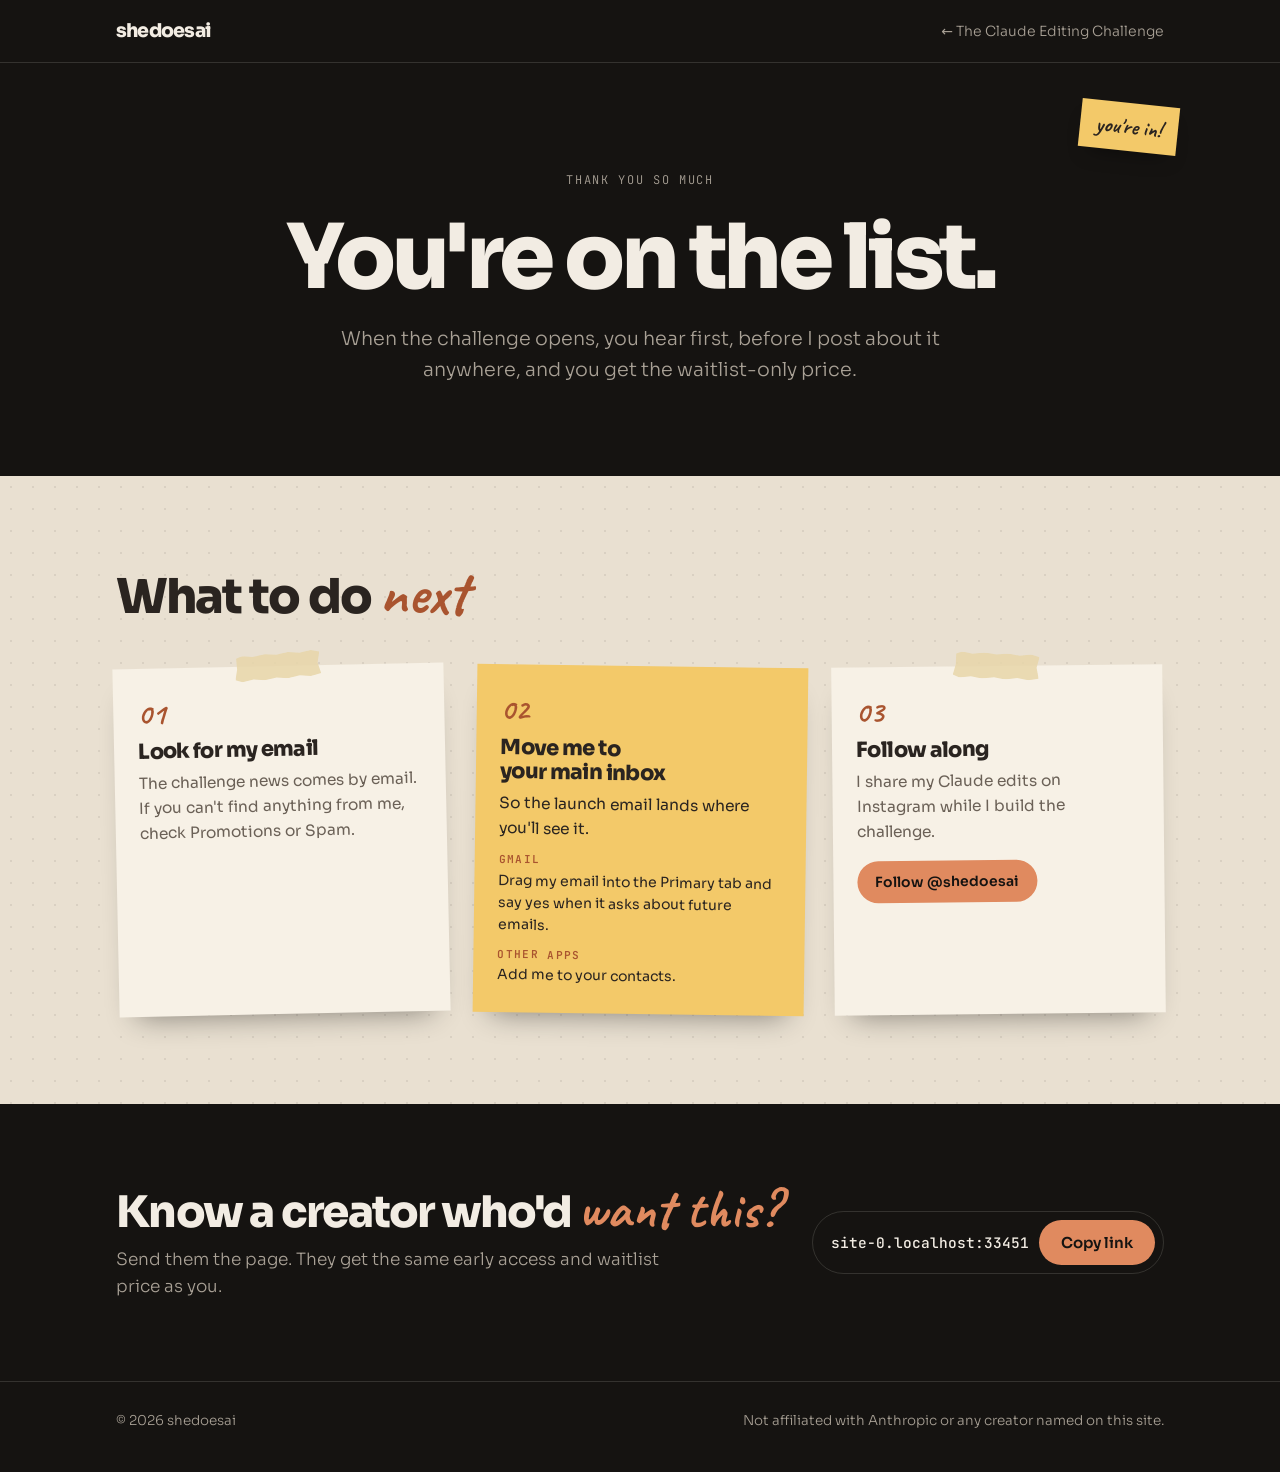
<file: editing/thanks.html>
<!doctype html>
<html lang="en"><head><meta charset="utf-8"><meta name="viewport" content="width=device-width,initial-scale=1,viewport-fit=cover">
<title>You're on the list | shedoesai</title>
<meta name="robots" content="noindex">
<meta name="theme-color" content="#151311">
<link rel="preconnect" href="https://fonts.googleapis.com">
<link rel="preconnect" href="https://fonts.gstatic.com" crossorigin>
<link rel="stylesheet" href="https://fonts.googleapis.com/css2?family=Sora:wght@300;400;600;800&family=Caveat:wght@600;700&family=JetBrains+Mono:wght@400;600&display=swap">
<style>
/* Thank-you page in the same "Dark + Moodboard" look as the waitlist page:
   their name up top, then three pinned notes for what happens next, then a share strip. */
:root{
  --ink:#151311; --ink2:#1E1B18; --cream:#F2ECE3; --muted:#A9A196; --clay:#E08A5F; --clay-d:#A9542F;
  --board:#E9E0D1; --paper:#F7F1E6; --sticky:#F3C969; --brown:#2A2420; --brown-m:#6B6157;
  --line:rgba(242,236,227,.14);
  --f-display:"Sora",system-ui,-apple-system,"Segoe UI",sans-serif;
  --f-hand:"Caveat","Comic Sans MS",cursive;
  --f-mono:"JetBrains Mono",ui-monospace,Menlo,Consolas,monospace;
  --wrap:1080px;
  color-scheme:dark;
}
*{box-sizing:border-box}
body{margin:0;background:var(--ink);color:var(--cream);font-family:var(--f-display);font-weight:300;font-size:17px;line-height:1.6;-webkit-font-smoothing:antialiased;overflow-x:hidden}
.wrap{max-width:var(--wrap);margin:0 auto;padding-left:max(16px,env(safe-area-inset-left,0px));padding-right:max(16px,env(safe-area-inset-right,0px))}
h1,h2,h3{font-weight:800;margin:0;letter-spacing:-.04em;text-wrap:balance}
p{margin:0}
a{color:inherit}
b{font-weight:600}
em{font-family:var(--f-hand);font-style:normal;font-weight:700;letter-spacing:0;color:var(--clay);font-size:1.25em;line-height:.9}
.eyebrow{font-family:var(--f-mono);font-size:12px;text-transform:uppercase;letter-spacing:.14em;color:var(--muted)}
:focus-visible{outline:2px solid var(--clay);outline-offset:3px;border-radius:6px}
.board{background-color:var(--board);background-image:radial-gradient(rgba(0,0,0,.07) 1px,transparent 1px);background-size:22px 22px;color:var(--brown)}
.board em{color:var(--clay-d)}
.tape{position:absolute;z-index:3;top:-13px;left:50%;width:86px;height:26px;background:rgba(232,214,170,.85);transform:translateX(-50%) rotate(-4deg);clip-path:polygon(3% 8%,10% 0,22% 7%,36% 0,50% 6%,63% 0,77% 7%,90% 0,100% 9%,97% 50%,100% 92%,88% 100%,75% 93%,61% 100%,48% 94%,34% 100%,21% 93%,8% 100%,0 90%,3% 50%)}
.btn{display:inline-flex;align-items:center;gap:10px;background:var(--clay);color:var(--ink);text-decoration:none;font-weight:600;font-size:15px;padding:13px 22px;border-radius:999px;border:0;cursor:pointer;font-family:var(--f-display)}
.btn:hover{background:#EB9C74}
.btn svg{width:17px;height:17px}

header{border-bottom:1px solid var(--line)}
header .wrap{display:flex;justify-content:space-between;align-items:center;gap:12px;padding-block:16px}
.brand{font-weight:800;font-size:19px;text-decoration:none;letter-spacing:-.04em}
.back{font-size:14px;color:var(--muted);text-decoration:none}
.back:hover{color:var(--cream)}

.top{padding:clamp(64px,12vh,130px) 0 clamp(56px,10vh,110px);text-align:center;position:relative}
.top h1{font-size:clamp(46px,7vw,100px);line-height:1;letter-spacing:-.05em;margin-top:22px}
.top h1 em{display:inline-block;transform:rotate(-2deg)}
.top .sub{margin:22px auto 0;max-width:44ch;font-size:clamp(17px,1.5vw,20px);color:var(--muted)}
.top .sticky{position:absolute;right:max(16px,8%);top:40px;background:var(--sticky);color:var(--brown);font-family:var(--f-hand);font-weight:700;font-size:22px;line-height:1.1;padding:12px 16px;transform:rotate(6deg);box-shadow:0 12px 20px -12px rgba(0,0,0,.5)}

.next{padding:clamp(64px,10vh,104px) 0}
.next h2{font-size:clamp(32px,3.8vw,48px);line-height:1.05;margin-bottom:44px}
.steps{list-style:none;margin:0;padding:0;display:grid;grid-template-columns:repeat(3,minmax(0,1fr));gap:28px}
.steps li{position:relative;background:var(--paper);padding:30px 24px 26px;box-shadow:0 18px 30px -18px rgba(0,0,0,.45)}
.steps li:nth-child(1){transform:rotate(-1.2deg)}
.steps li:nth-child(2){transform:rotate(.8deg);background:var(--sticky)}
.steps li:nth-child(3){transform:rotate(-.6deg)}
.steps .n{font-family:var(--f-hand);font-weight:700;font-size:30px;color:var(--clay-d);line-height:1}
.steps h3{font-size:21px;margin:8px 0 8px;line-height:1.15;letter-spacing:-.03em}
.steps p{font-size:15.5px;font-weight:400;color:var(--brown-m)}
.steps li:nth-child(2) p{color:var(--brown)}
.steps .tip{margin-top:10px;font-size:14px}
.steps .tip b{font-family:var(--f-mono);font-size:11px;letter-spacing:.12em;text-transform:uppercase;color:var(--clay-d);display:block}
.steps .btn{margin-top:16px;font-size:14px;padding:10px 18px}

.share .wrap{display:grid;grid-template-columns:minmax(0,1fr) auto;gap:32px;align-items:center;padding-block:clamp(56px,9vh,96px)}
.share h2{font-size:clamp(30px,3.4vw,44px);line-height:1.06}
.share p{margin-top:10px;color:var(--muted);max-width:44ch}
.link{display:flex;align-items:center;gap:10px;padding:8px 8px 8px 18px;border:1px solid var(--line);border-radius:999px;min-width:0}
.link code{font:500 14.5px var(--f-mono);color:var(--cream);user-select:all;overflow:hidden;text-overflow:ellipsis;white-space:nowrap;min-width:0}

footer{border-top:1px solid var(--line);color:var(--muted)}
footer .wrap{display:flex;justify-content:space-between;flex-wrap:wrap;gap:10px;padding-block:28px 40px;font-size:13.5px}

@media (max-width:860px){
  .steps{grid-template-columns:minmax(0,1fr);max-width:520px}
  .share .wrap{grid-template-columns:minmax(0,1fr)}
  .top .sticky{position:static;display:inline-block;margin-bottom:8px}
}
@media (prefers-reduced-motion:reduce){*{animation:none!important;transition:none!important}}
</style>
</head><body>

<header>
  <div class="wrap">
    <a class="brand" href="/editing">shedoesai</a>
    <a class="back" href="/editing">← The Claude Editing Challenge</a>
  </div>
</header>

<main>
<section class="top">
  <div class="wrap">
    <div class="sticky" aria-hidden="true">you're in!</div>
    <p class="eyebrow">Thank you so much</p>
    <h1>You're on the list<span id="who"></span>.</h1>
    <p class="sub">When the challenge opens, you hear first, before I post about it anywhere, and you get the waitlist-only price.</p>
  </div>
</section>

<section class="next board">
  <div class="wrap">
    <h2>What to do <em>next</em></h2>
    <ol class="steps">
      <li><span class="tape" aria-hidden="true"></span><span class="n">01</span><h3>Look for my email</h3><p>The challenge news comes by email. If you can't find anything from me, check Promotions or Spam.</p></li>
      <li><span class="n">02</span><h3>Move me to your main inbox</h3><p>So the launch email lands where you'll see it.</p>
        <p class="tip"><b>Gmail</b>Drag my email into the Primary tab and say yes when it asks about future emails.</p>
        <p class="tip"><b>Other apps</b>Add me to your contacts.</p></li>
      <li><span class="tape" aria-hidden="true" style="transform:translateX(-50%) rotate(3deg)"></span><span class="n">03</span><h3>Follow along</h3><p>I share my Claude edits on Instagram while I build the challenge.</p>
        <a class="btn" href="https://www.instagram.com/shedoesai" target="_blank" rel="noopener">Follow @shedoesai</a></li>
    </ol>
  </div>
</section>

<section class="share">
  <div class="wrap">
    <div>
      <h2>Know a creator who'd <em>want this?</em></h2>
      <p>Send them the page. They get the same early access and waitlist price as you.</p>
    </div>
    <div class="link"><code id="url"></code><button class="btn" type="button" id="copy">Copy link</button></div>
  </div>
</section>
</main>

<footer>
  <div class="wrap">
    <span>© 2026 shedoesai</span>
    <span>Not affiliated with Anthropic or any creator named on this site.</span>
  </div>
</footer>

<script>
// Their first name comes from the link the waitlist form sends them on with (?n=Name).
let name = new URLSearchParams(location.search).get("n") || "";
name = name.trim().split(/\s+/)[0].replace(/[^\p{L}\p{M}'-]/gu, "").slice(0, 24);
if (name) {
  name = name.charAt(0).toUpperCase() + name.slice(1);
  const who = document.getElementById("who");
  who.append(", ");
  const em = document.createElement("em"); em.textContent = name; who.append(em);
}

// Share link: the site's own address, so it works on any domain.
const pageUrl = location.origin + "/";
document.getElementById("url").textContent = pageUrl.replace(/^https?:\/\//, "").replace(/\/$/, "");
document.getElementById("copy").addEventListener("click", async e => {
  try { await navigator.clipboard.writeText(pageUrl); e.target.textContent = "Copied"; setTimeout(() => e.target.textContent = "Copy link", 1600); }
  catch (_) { const r = document.createRange(); r.selectNodeContents(document.getElementById("url")); const s = getSelection(); s.removeAllRanges(); s.addRange(r); }
});
</script>
</body></html>
</file>
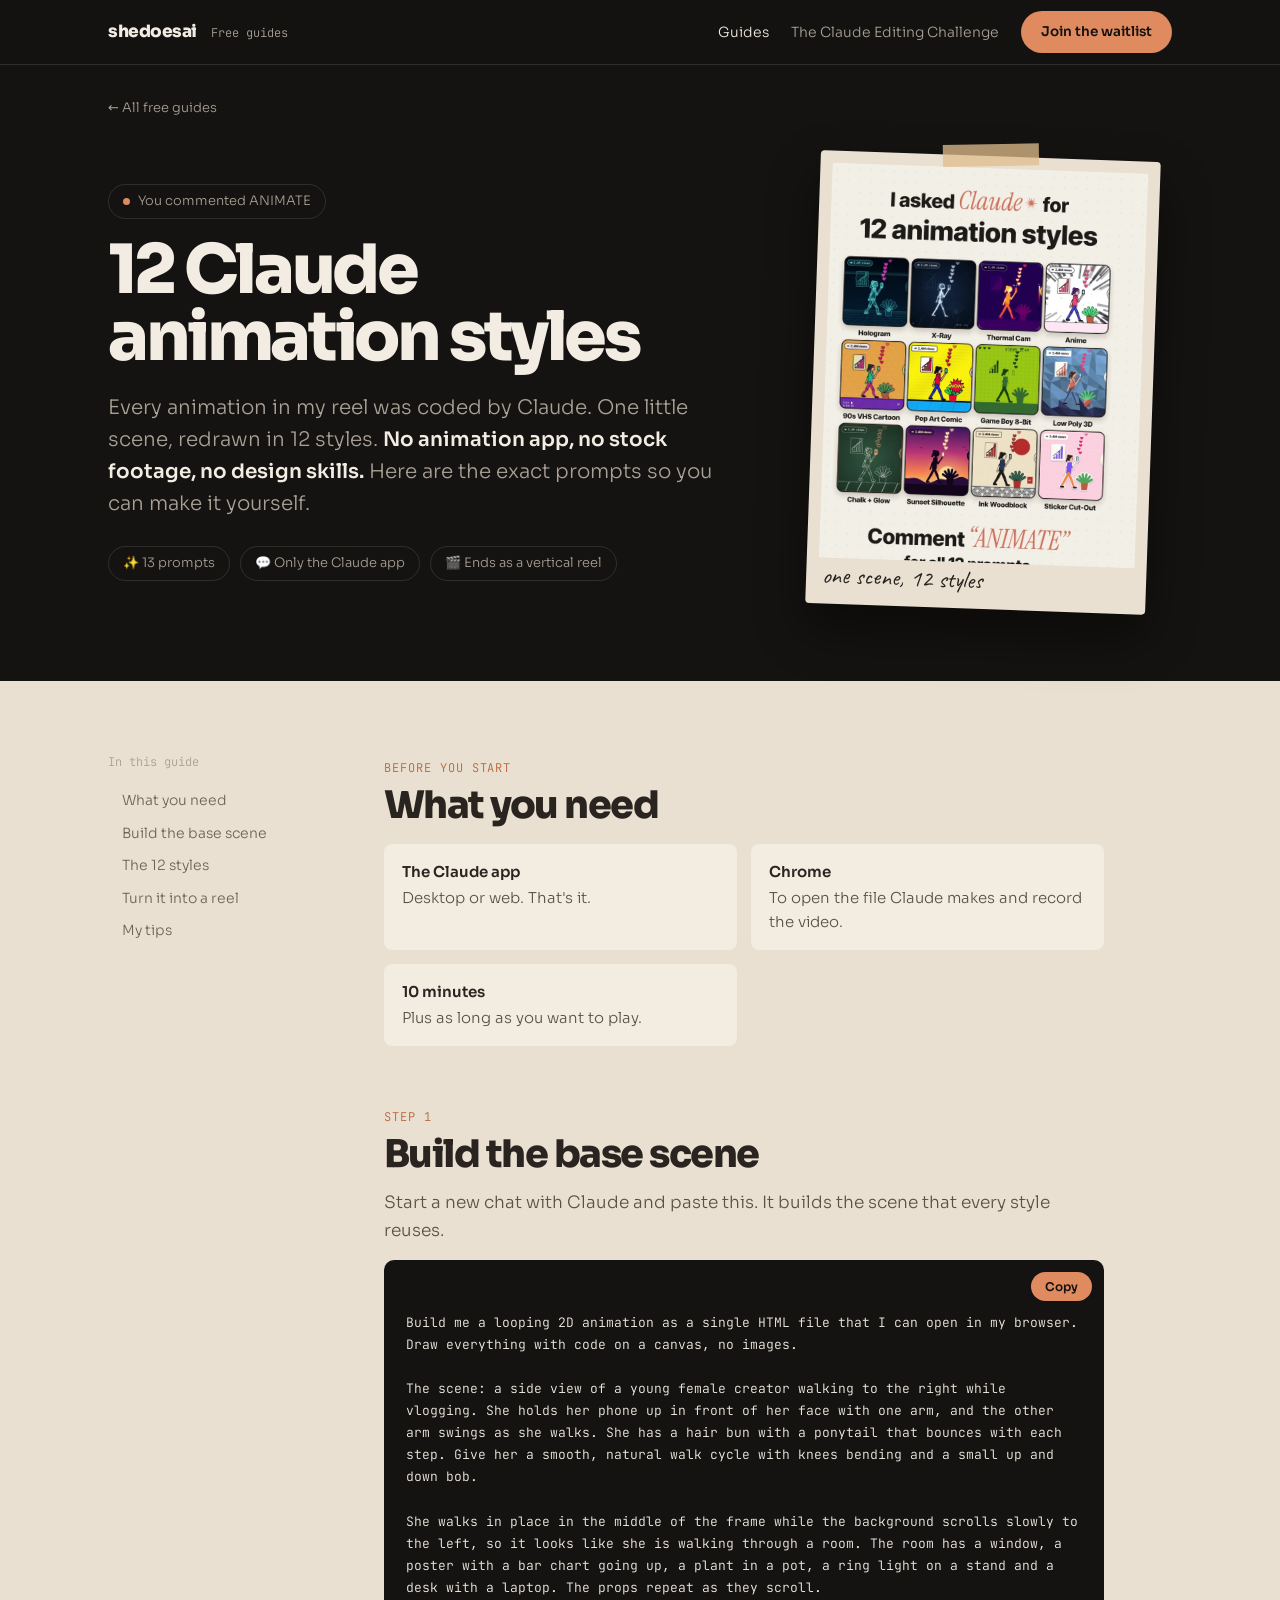
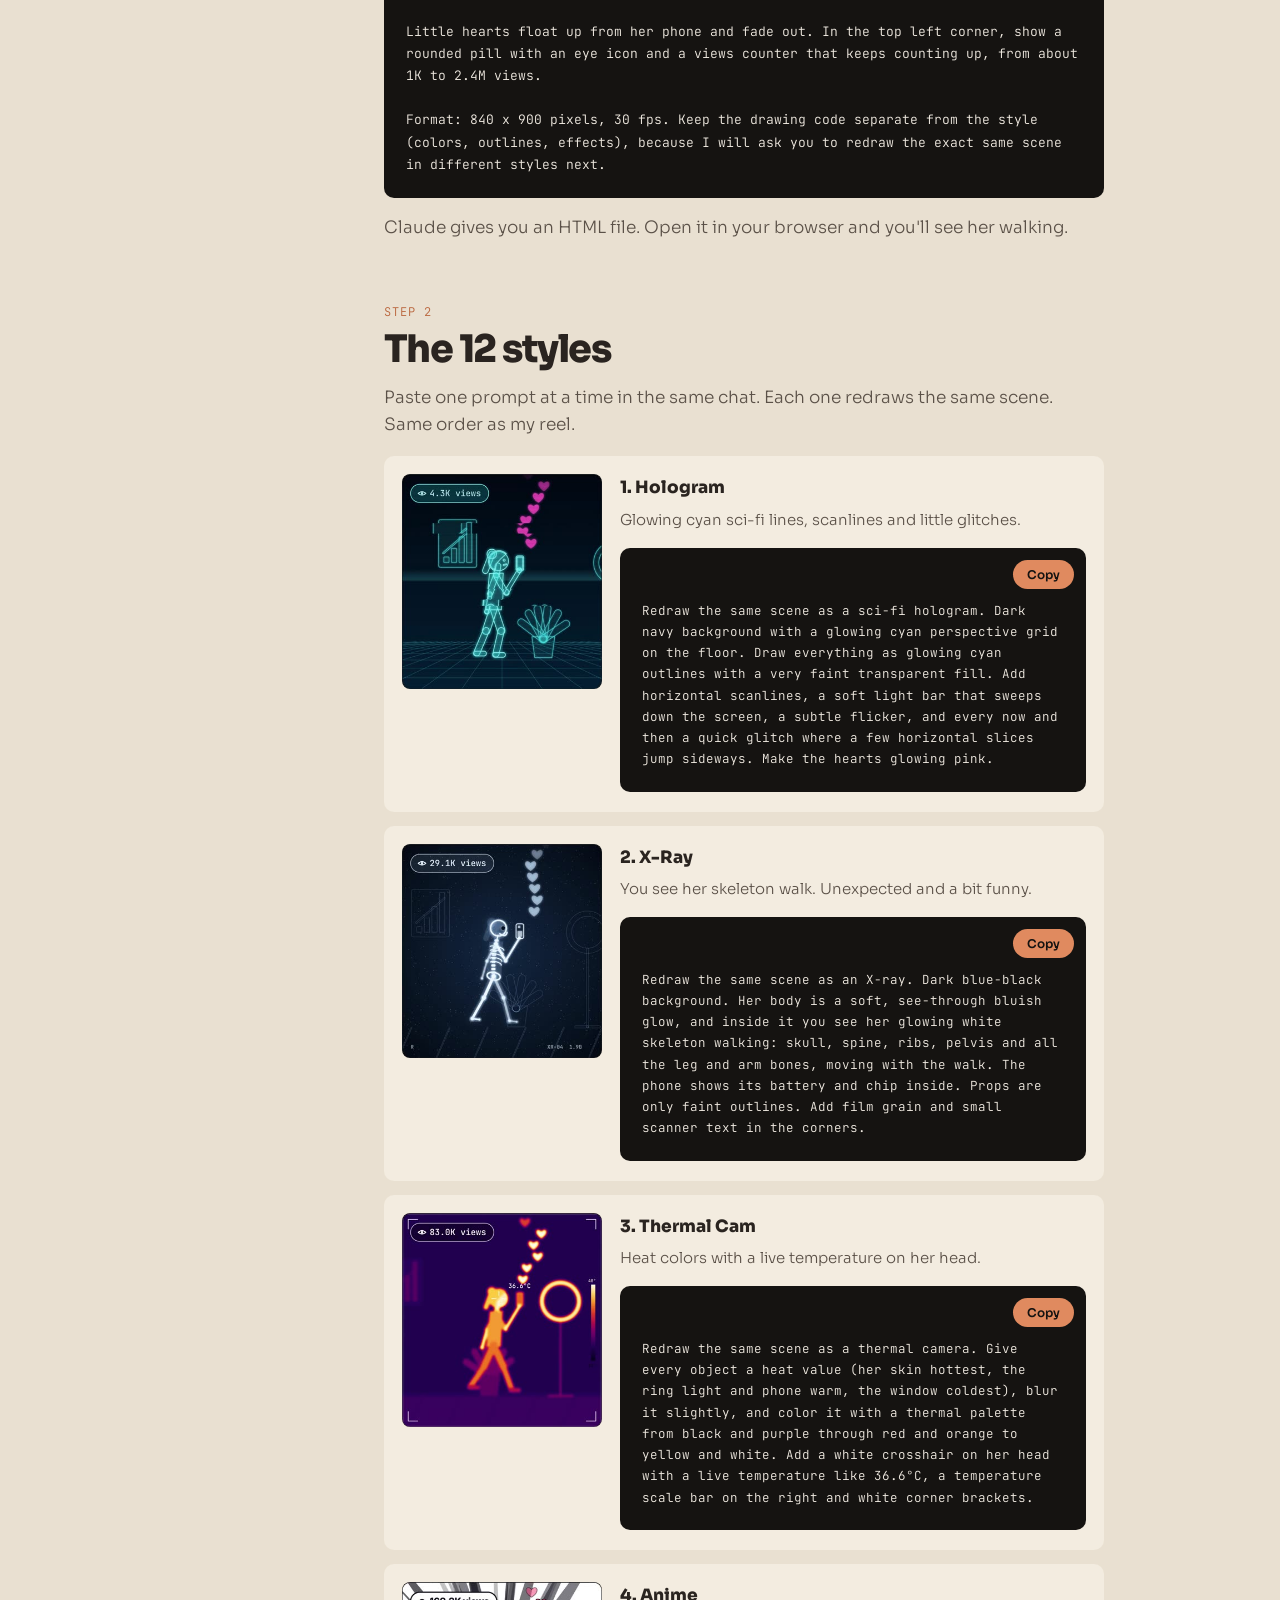
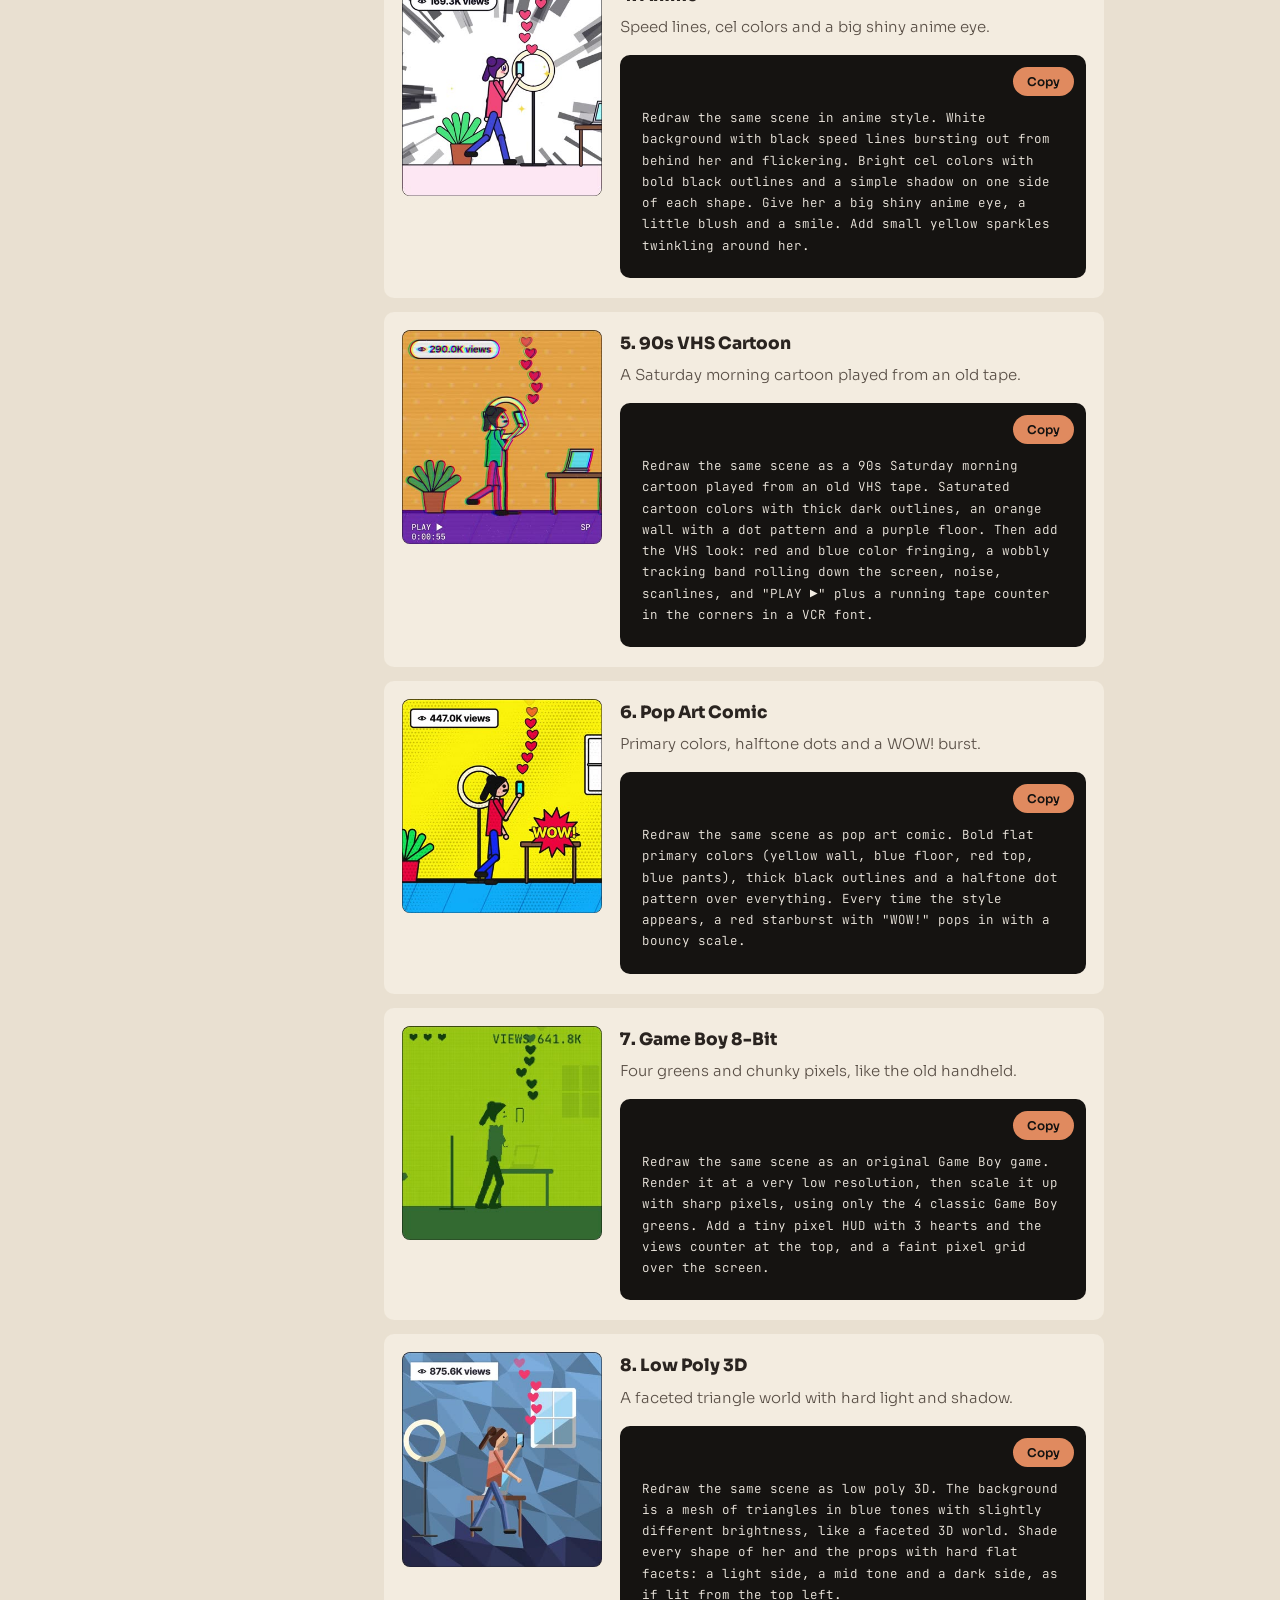
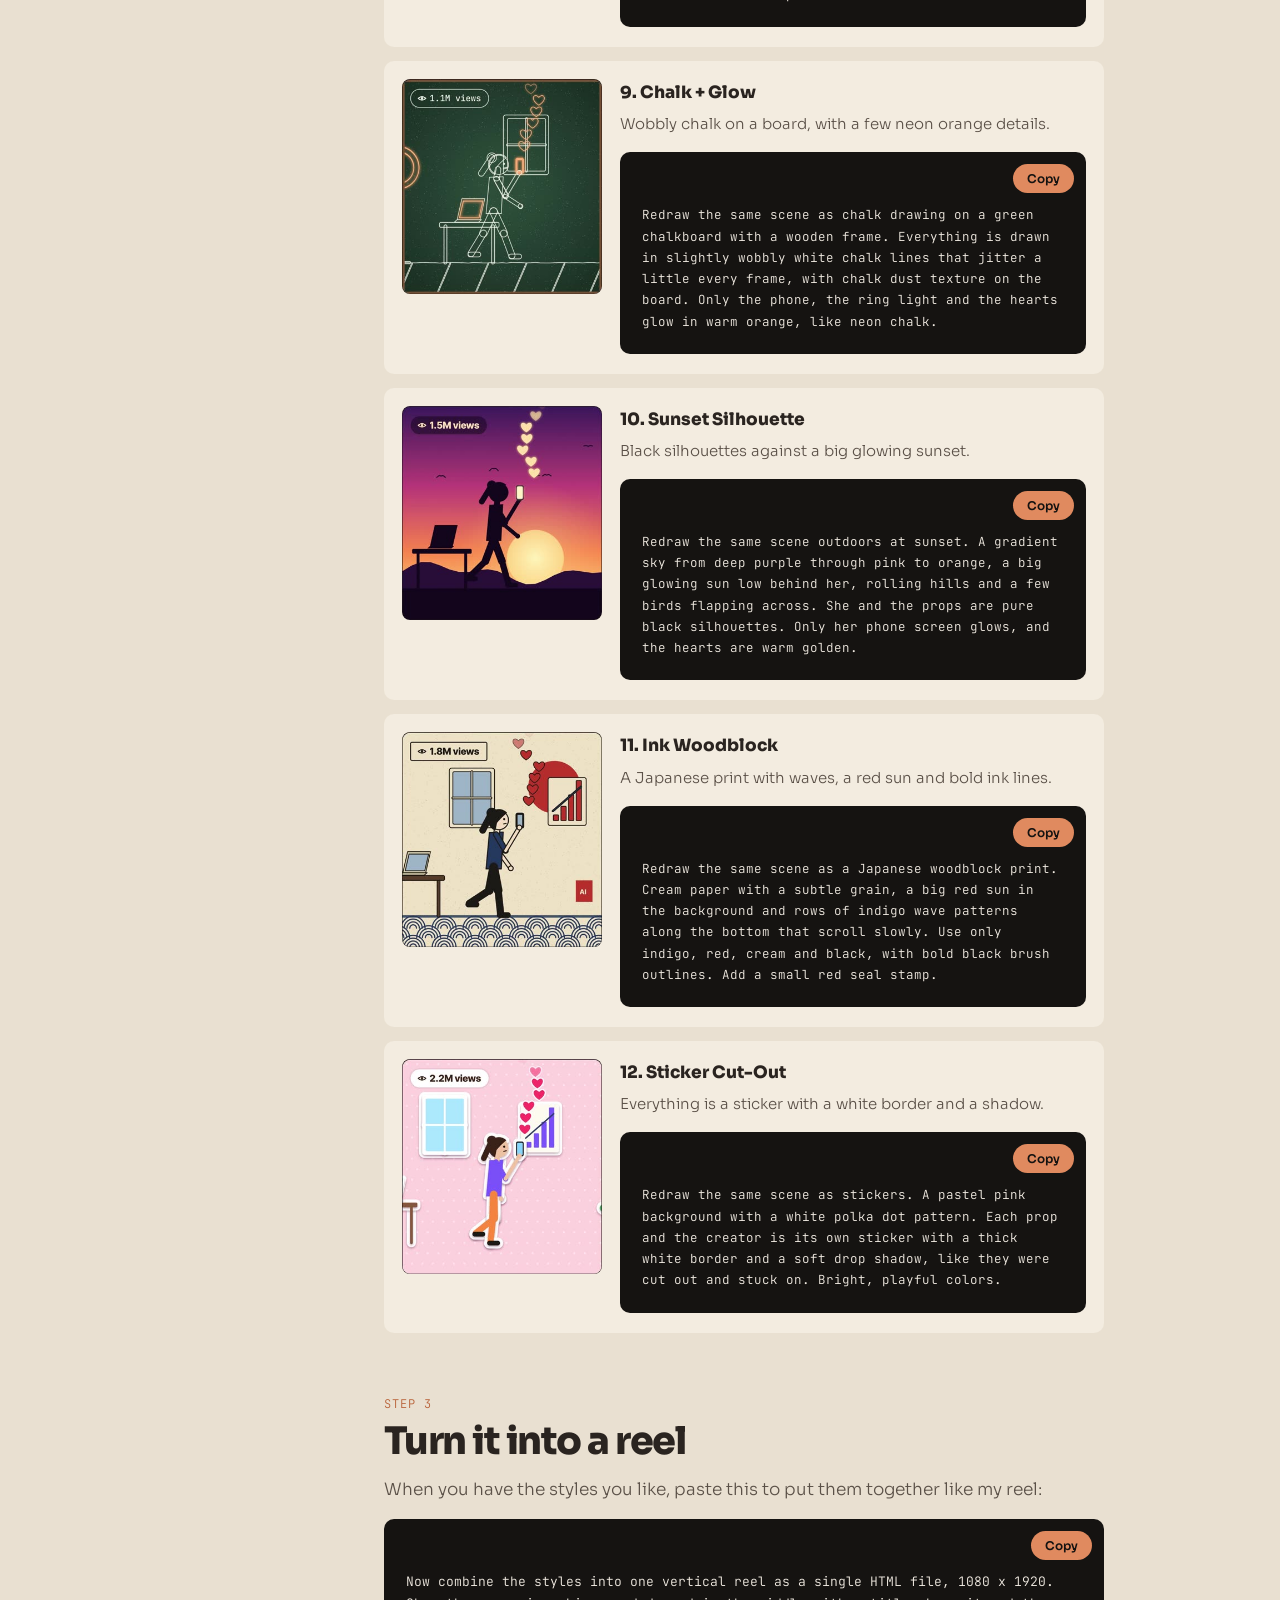
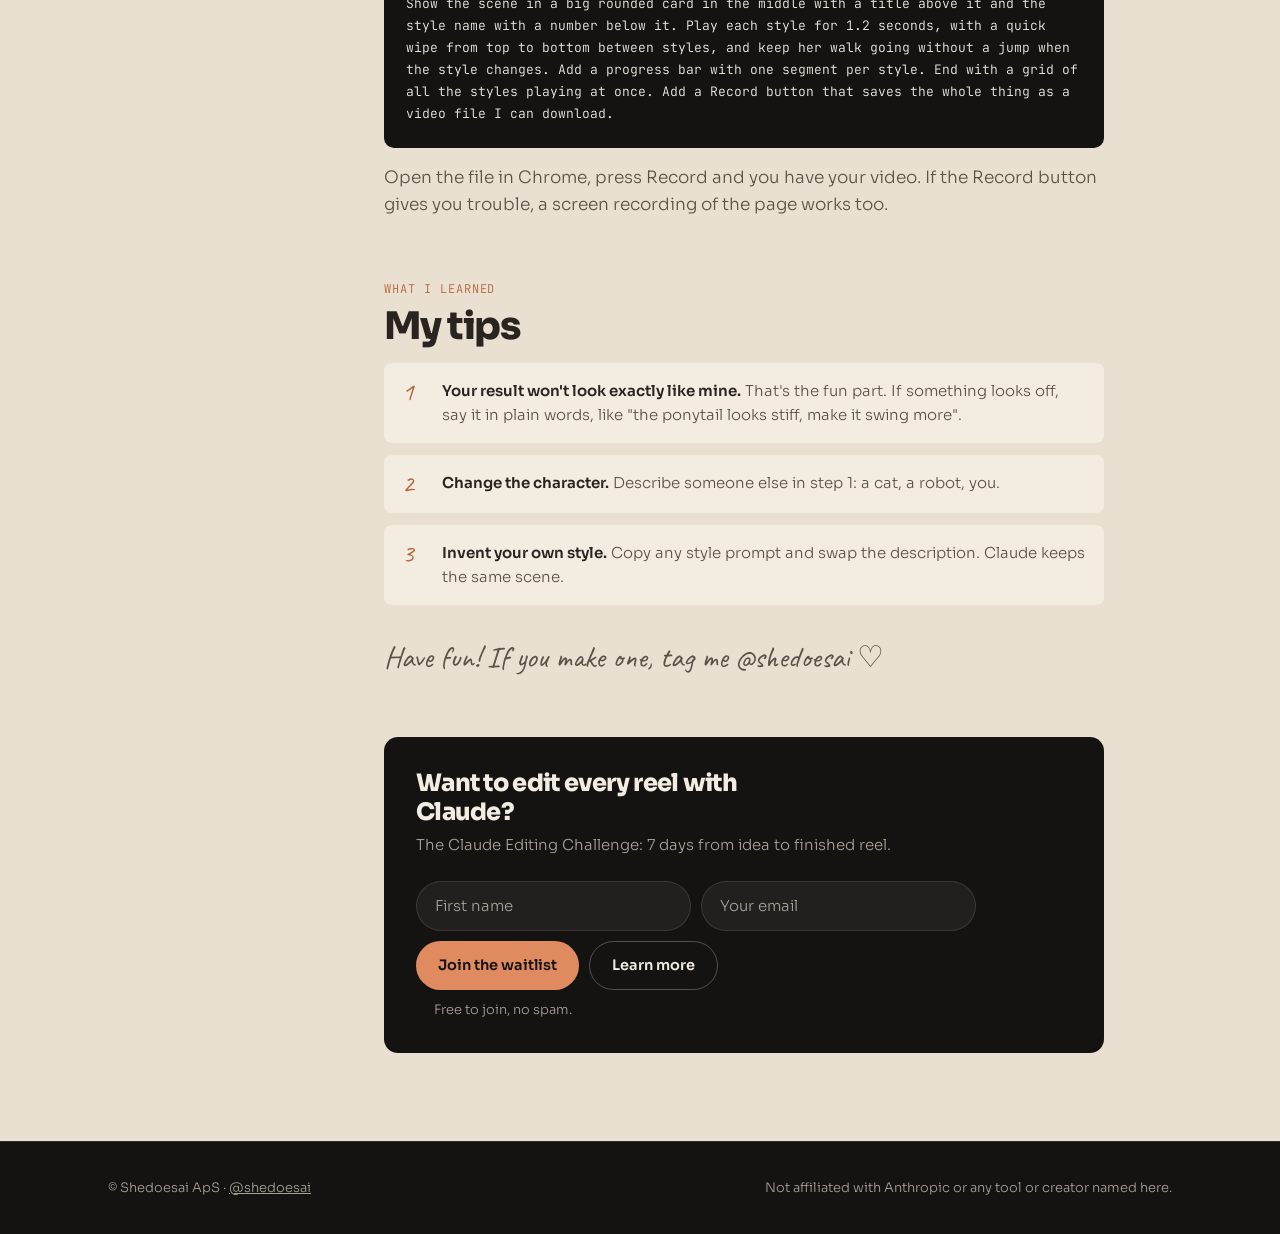
<file: guides/animation-styles-12.html>
<!DOCTYPE html>
<html lang="en">
<head>
<meta charset="utf-8">
<meta name="viewport" content="width=device-width,initial-scale=1">
<title>12 Claude animation styles · shedoesai</title>
<meta name="description" content="The 13 prompts behind my 12 animation styles reel: one base scene, then the same scene redrawn as hologram, X-ray, thermal cam, anime and 8 more. Only the Claude app, no code.">
<meta property="og:title" content="12 Claude animation styles">
<meta property="og:description" content="The 13 prompts behind my 12 animation styles reel: one base scene, then the same scene redrawn as hologram, X-ray, thermal cam, anime and 8 more. Only the Claude app, no code.">

<link rel="preconnect" href="https://fonts.googleapis.com">
<link rel="preconnect" href="https://fonts.gstatic.com" crossorigin>
<link href="https://fonts.googleapis.com/css2?family=Sora:wght@300;400;600;800&family=Caveat:wght@600;700&family=JetBrains+Mono:wght@400&display=swap" rel="stylesheet">
<link rel="stylesheet" href="/guides/guides.css">
</head>
<body>
<nav><div class="wrap">
  <a class="logo" href="/guides"><b>shedoesai</b><span class="mono hide-sm">Free guides</span></a>
  <div class="navlinks">
    <a class="plain on" href="/guides">Guides</a>
    <a class="plain" href="/editing">The Claude Editing Challenge</a>
    <a class="pill" href="/editing#join">Join the waitlist</a>
  </div>
</div></nav>
<div class="wrap crumb"><a href="/guides">← All free guides</a></div>
<header class="wrap ghero">
  <div><span class="badge"><i></i>You commented ANIMATE</span><h1>12 Claude animation styles</h1><p class="lead">Every animation in my reel was coded by Claude. One little scene, redrawn in 12 styles. <b>No animation app, no stock footage, no design skills.</b> Here are the exact prompts so you can make it yourself.</p><div class="facts"><span class="badge">✨ 13 prompts</span><span class="badge">💬 Only the Claude app</span><span class="badge">🎬 Ends as a vertical reel</span></div></div>
  <figure class="polaroid"><span class="tape"></span><img src="/guides/assets/animation-styles-12-cover.jpg" alt="I asked Claude for 12 animation styles"><figcaption class="cap">one scene, 12 styles</figcaption></figure>
</header>
<section class="paper"><div class="wrap body">
  <aside class="toc"><span class="mono">In this guide</span><a href="#need">What you need</a><a href="#s1">Build the base scene</a><a href="#s2">The 12 styles</a><a href="#s3">Turn it into a reel</a><a href="#tips">My tips</a></aside>
  <article class="content"><div id="need" class="step"><span class="num">Before you start</span><h2>What you need</h2><div class="need"><div><b>The Claude app</b>Desktop or web. That's it.</div><div><b>Chrome</b>To open the file Claude makes and record the video.</div><div><b>10 minutes</b>Plus as long as you want to play.</div></div></div><div id="s1" class="step"><span class="num">Step 1</span><h2>Build the base scene</h2><p>Start a new chat with Claude and paste this. It builds the scene that every style reuses.</p><div class="prompt"><button class="copy" type="button">Copy</button>Build me a looping 2D animation as a single HTML file that I can open in my browser. Draw everything with code on a canvas, no images.

The scene: a side view of a young female creator walking to the right while vlogging. She holds her phone up in front of her face with one arm, and the other arm swings as she walks. She has a hair bun with a ponytail that bounces with each step. Give her a smooth, natural walk cycle with knees bending and a small up and down bob.

She walks in place in the middle of the frame while the background scrolls slowly to the left, so it looks like she is walking through a room. The room has a window, a poster with a bar chart going up, a plant in a pot, a ring light on a stand and a desk with a laptop. The props repeat as they scroll.

Little hearts float up from her phone and fade out. In the top left corner, show a rounded pill with an eye icon and a views counter that keeps counting up, from about 1K to 2.4M views.

Format: 840 x 900 pixels, 30 fps. Keep the drawing code separate from the style (colors, outlines, effects), because I will ask you to redraw the exact same scene in different styles next.</div><p>Claude gives you an HTML file. Open it in your browser and you'll see her walking.</p></div><div id="s2" class="step"><span class="num">Step 2</span><h2>The 12 styles</h2><p>Paste one prompt at a time in the same chat. Each one redraws the same scene. Same order as my reel.</p><div class="fx"><div class="fxc"><div class="split"><img src="/guides/assets/anim12-hologram.jpg" alt="Hologram style" loading="lazy"><div><h3><b>1. Hologram</b></h3><p>Glowing cyan sci-fi lines, scanlines and little glitches.</p><div class="prompt"><button class="copy" type="button">Copy</button>Redraw the same scene as a sci-fi hologram. Dark navy background with a glowing cyan perspective grid on the floor. Draw everything as glowing cyan outlines with a very faint transparent fill. Add horizontal scanlines, a soft light bar that sweeps down the screen, a subtle flicker, and every now and then a quick glitch where a few horizontal slices jump sideways. Make the hearts glowing pink.</div></div></div></div><div class="fxc"><div class="split"><img src="/guides/assets/anim12-x-ray.jpg" alt="X-Ray style" loading="lazy"><div><h3><b>2. X-Ray</b></h3><p>You see her skeleton walk. Unexpected and a bit funny.</p><div class="prompt"><button class="copy" type="button">Copy</button>Redraw the same scene as an X-ray. Dark blue-black background. Her body is a soft, see-through bluish glow, and inside it you see her glowing white skeleton walking: skull, spine, ribs, pelvis and all the leg and arm bones, moving with the walk. The phone shows its battery and chip inside. Props are only faint outlines. Add film grain and small scanner text in the corners.</div></div></div></div><div class="fxc"><div class="split"><img src="/guides/assets/anim12-thermal.jpg" alt="Thermal Cam style" loading="lazy"><div><h3><b>3. Thermal Cam</b></h3><p>Heat colors with a live temperature on her head.</p><div class="prompt"><button class="copy" type="button">Copy</button>Redraw the same scene as a thermal camera. Give every object a heat value (her skin hottest, the ring light and phone warm, the window coldest), blur it slightly, and color it with a thermal palette from black and purple through red and orange to yellow and white. Add a white crosshair on her head with a live temperature like 36.6°C, a temperature scale bar on the right and white corner brackets.</div></div></div></div><div class="fxc"><div class="split"><img src="/guides/assets/anim12-anime.jpg" alt="Anime style" loading="lazy"><div><h3><b>4. Anime</b></h3><p>Speed lines, cel colors and a big shiny anime eye.</p><div class="prompt"><button class="copy" type="button">Copy</button>Redraw the same scene in anime style. White background with black speed lines bursting out from behind her and flickering. Bright cel colors with bold black outlines and a simple shadow on one side of each shape. Give her a big shiny anime eye, a little blush and a smile. Add small yellow sparkles twinkling around her.</div></div></div></div><div class="fxc"><div class="split"><img src="/guides/assets/anim12-vhs.jpg" alt="90s VHS Cartoon style" loading="lazy"><div><h3><b>5. 90s VHS Cartoon</b></h3><p>A Saturday morning cartoon played from an old tape.</p><div class="prompt"><button class="copy" type="button">Copy</button>Redraw the same scene as a 90s Saturday morning cartoon played from an old VHS tape. Saturated cartoon colors with thick dark outlines, an orange wall with a dot pattern and a purple floor. Then add the VHS look: red and blue color fringing, a wobbly tracking band rolling down the screen, noise, scanlines, and &quot;PLAY ▶&quot; plus a running tape counter in the corners in a VCR font.</div></div></div></div><div class="fxc"><div class="split"><img src="/guides/assets/anim12-pop-art.jpg" alt="Pop Art Comic style" loading="lazy"><div><h3><b>6. Pop Art Comic</b></h3><p>Primary colors, halftone dots and a WOW! burst.</p><div class="prompt"><button class="copy" type="button">Copy</button>Redraw the same scene as pop art comic. Bold flat primary colors (yellow wall, blue floor, red top, blue pants), thick black outlines and a halftone dot pattern over everything. Every time the style appears, a red starburst with &quot;WOW!&quot; pops in with a bouncy scale.</div></div></div></div><div class="fxc"><div class="split"><img src="/guides/assets/anim12-game-boy.jpg" alt="Game Boy 8-Bit style" loading="lazy"><div><h3><b>7. Game Boy 8-Bit</b></h3><p>Four greens and chunky pixels, like the old handheld.</p><div class="prompt"><button class="copy" type="button">Copy</button>Redraw the same scene as an original Game Boy game. Render it at a very low resolution, then scale it up with sharp pixels, using only the 4 classic Game Boy greens. Add a tiny pixel HUD with 3 hearts and the views counter at the top, and a faint pixel grid over the screen.</div></div></div></div><div class="fxc"><div class="split"><img src="/guides/assets/anim12-low-poly.jpg" alt="Low Poly 3D style" loading="lazy"><div><h3><b>8. Low Poly 3D</b></h3><p>A faceted triangle world with hard light and shadow.</p><div class="prompt"><button class="copy" type="button">Copy</button>Redraw the same scene as low poly 3D. The background is a mesh of triangles in blue tones with slightly different brightness, like a faceted 3D world. Shade every shape of her and the props with hard flat facets: a light side, a mid tone and a dark side, as if lit from the top left.</div></div></div></div><div class="fxc"><div class="split"><img src="/guides/assets/anim12-chalk-glow.jpg" alt="Chalk + Glow style" loading="lazy"><div><h3><b>9. Chalk + Glow</b></h3><p>Wobbly chalk on a board, with a few neon orange details.</p><div class="prompt"><button class="copy" type="button">Copy</button>Redraw the same scene as chalk drawing on a green chalkboard with a wooden frame. Everything is drawn in slightly wobbly white chalk lines that jitter a little every frame, with chalk dust texture on the board. Only the phone, the ring light and the hearts glow in warm orange, like neon chalk.</div></div></div></div><div class="fxc"><div class="split"><img src="/guides/assets/anim12-sunset.jpg" alt="Sunset Silhouette style" loading="lazy"><div><h3><b>10. Sunset Silhouette</b></h3><p>Black silhouettes against a big glowing sunset.</p><div class="prompt"><button class="copy" type="button">Copy</button>Redraw the same scene outdoors at sunset. A gradient sky from deep purple through pink to orange, a big glowing sun low behind her, rolling hills and a few birds flapping across. She and the props are pure black silhouettes. Only her phone screen glows, and the hearts are warm golden.</div></div></div></div><div class="fxc"><div class="split"><img src="/guides/assets/anim12-woodblock.jpg" alt="Ink Woodblock style" loading="lazy"><div><h3><b>11. Ink Woodblock</b></h3><p>A Japanese print with waves, a red sun and bold ink lines.</p><div class="prompt"><button class="copy" type="button">Copy</button>Redraw the same scene as a Japanese woodblock print. Cream paper with a subtle grain, a big red sun in the background and rows of indigo wave patterns along the bottom that scroll slowly. Use only indigo, red, cream and black, with bold black brush outlines. Add a small red seal stamp.</div></div></div></div><div class="fxc"><div class="split"><img src="/guides/assets/anim12-sticker.jpg" alt="Sticker Cut-Out style" loading="lazy"><div><h3><b>12. Sticker Cut-Out</b></h3><p>Everything is a sticker with a white border and a shadow.</p><div class="prompt"><button class="copy" type="button">Copy</button>Redraw the same scene as stickers. A pastel pink background with a white polka dot pattern. Each prop and the creator is its own sticker with a thick white border and a soft drop shadow, like they were cut out and stuck on. Bright, playful colors.</div></div></div></div></div></div><div id="s3" class="step"><span class="num">Step 3</span><h2>Turn it into a reel</h2><p>When you have the styles you like, paste this to put them together like my reel:</p><div class="prompt"><button class="copy" type="button">Copy</button>Now combine the styles into one vertical reel as a single HTML file, 1080 x 1920. Show the scene in a big rounded card in the middle with a title above it and the style name with a number below it. Play each style for 1.2 seconds, with a quick wipe from top to bottom between styles, and keep her walk going without a jump when the style changes. Add a progress bar with one segment per style. End with a grid of all the styles playing at once. Add a Record button that saves the whole thing as a video file I can download.</div><p>Open the file in Chrome, press Record and you have your video. If the Record button gives you trouble, a screen recording of the page works too.</p></div><div id="tips" class="step"><span class="num">What I learned</span><h2>My tips</h2><div class="tips"><div class="tip"><span>1</span><div><b>Your result won't look exactly like mine.</b> That's the fun part. If something looks off, say it in plain words, like "the ponytail looks stiff, make it swing more".</div></div><div class="tip"><span>2</span><div><b>Change the character.</b> Describe someone else in step 1: a cat, a robot, you.</div></div><div class="tip"><span>3</span><div><b>Invent your own style.</b> Copy any style prompt and swap the description. Claude keeps the same scene.</div></div></div></div><p class="signoff">Have fun! If you make one, tag me @shedoesai ♡</p><div class="waitbox"><div><h3>Want to edit every reel with Claude?</h3><p>The Claude Editing Challenge: 7 days from idea to finished reel.</p></div><form class="wl-inline" novalidate><div class="wl-row"><input name="first_name" type="text" autocomplete="given-name" placeholder="First name" aria-label="First name" required><input name="email" type="email" autocomplete="email" inputmode="email" placeholder="Your email" aria-label="Email" required><button class="pill" type="submit">Join the waitlist</button><a class="pill ghost" href="/editing">Learn more</a></div><div class="hp" aria-hidden="true"><input name="company" type="text" tabindex="-1" autocomplete="off"></div><p class="err" role="alert" hidden></p><p class="fine">Free to join, no spam.</p></form></div></article>
</div></section>
<footer><div class="wrap">
  <span>© Shedoesai ApS · <a href="https://www.instagram.com/shedoesai/">@shedoesai</a></span>
  <span>Not affiliated with Anthropic or any tool or creator named here.</span>
</div></footer>
<script>
document.querySelectorAll('.copy').forEach(btn=>btn.addEventListener('click',()=>{
  const box=btn.parentElement.cloneNode(true);box.querySelectorAll('.copy,.lbl').forEach(n=>n.remove());
  navigator.clipboard.writeText(box.innerText.trim()).then(()=>{btn.textContent='Copied ✓';setTimeout(()=>btn.textContent='Copy',1600)});
}));
document.querySelectorAll('.filters button').forEach(b=>b.addEventListener('click',()=>{
  document.querySelectorAll('.filters button').forEach(x=>x.classList.toggle('on',x===b));
  const f=b.dataset.f;document.querySelectorAll('.card').forEach(c=>c.classList.toggle('hidden',f!=='all'&&!c.dataset.tags.split(' ').includes(f)));
}));
const s=document.getElementById('fxsearch');if(s)s.addEventListener('input',()=>{const q=s.value.toLowerCase();document.querySelectorAll('.fxc').forEach(c=>c.classList.toggle('hidden',!c.innerText.toLowerCase().includes(q)))});
</script>
<script src="/guides/waitlist.js" defer></script>
</body>
</html>
</file>
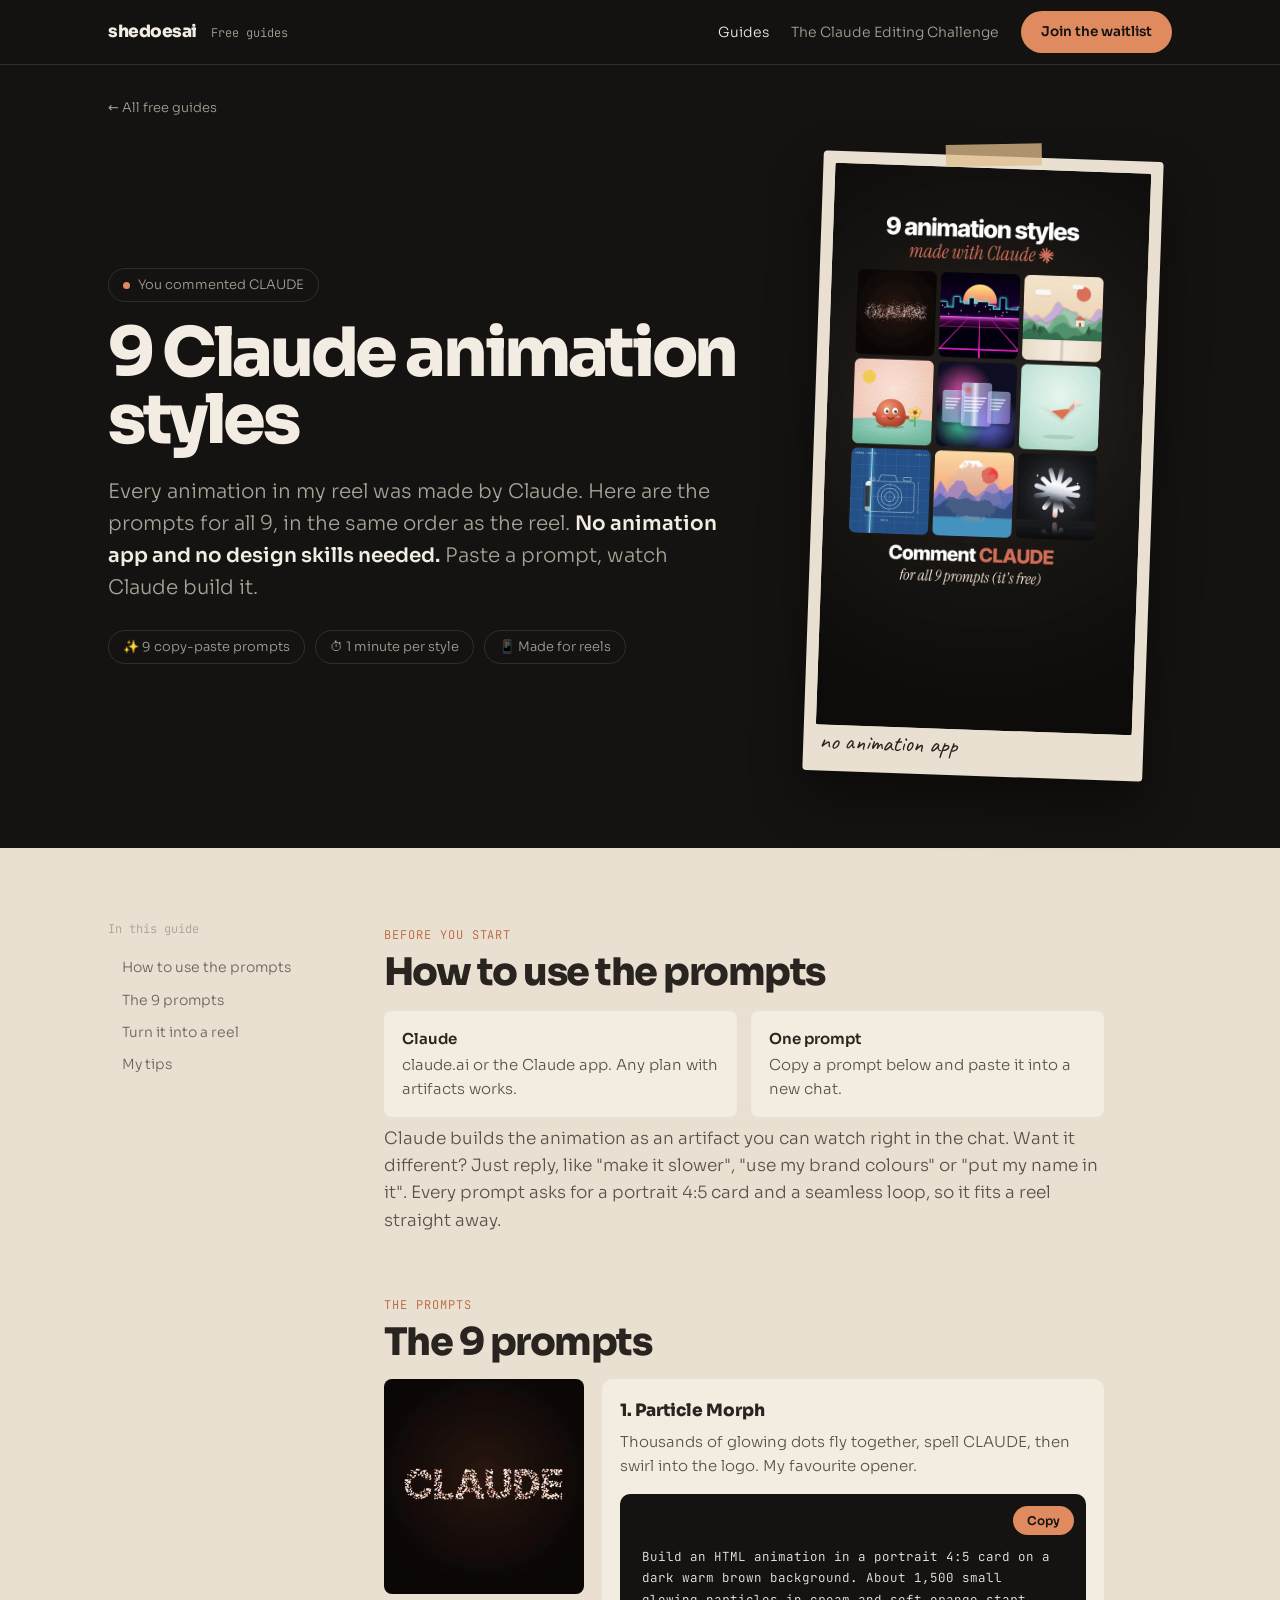
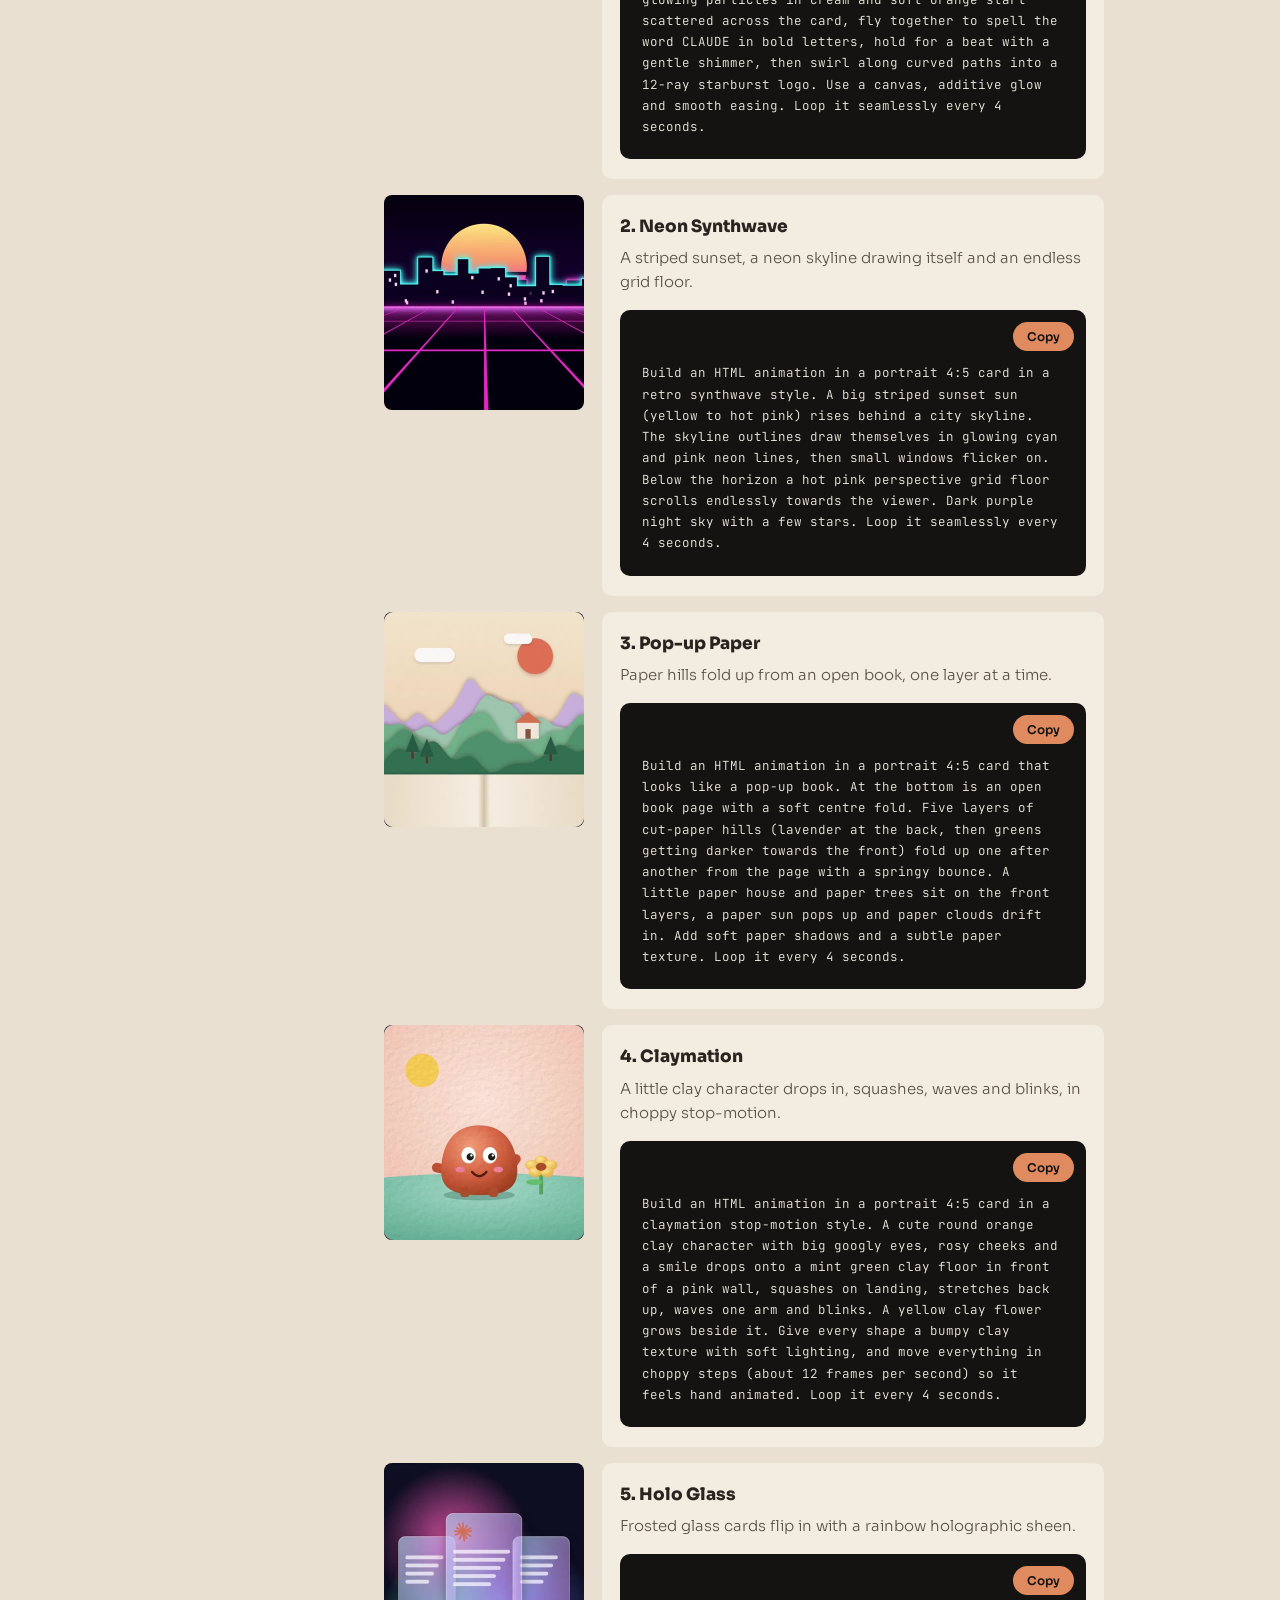
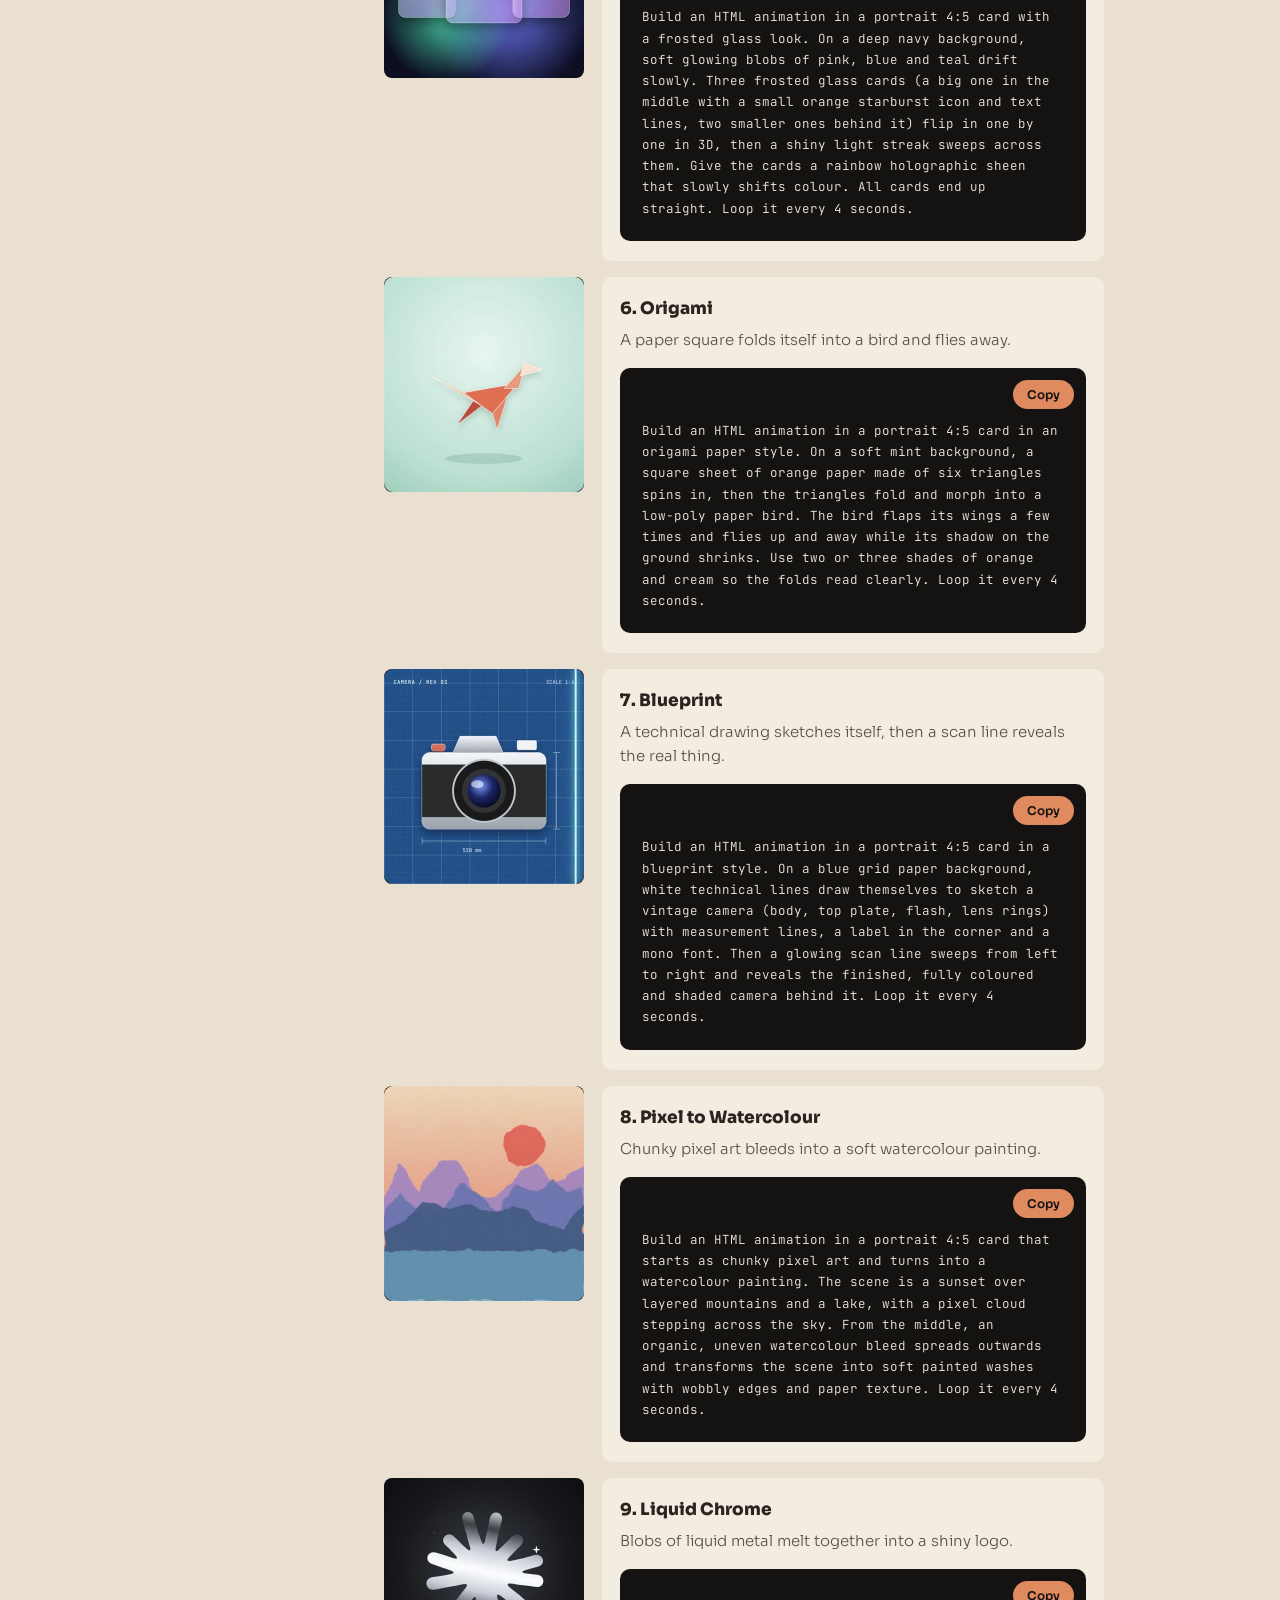
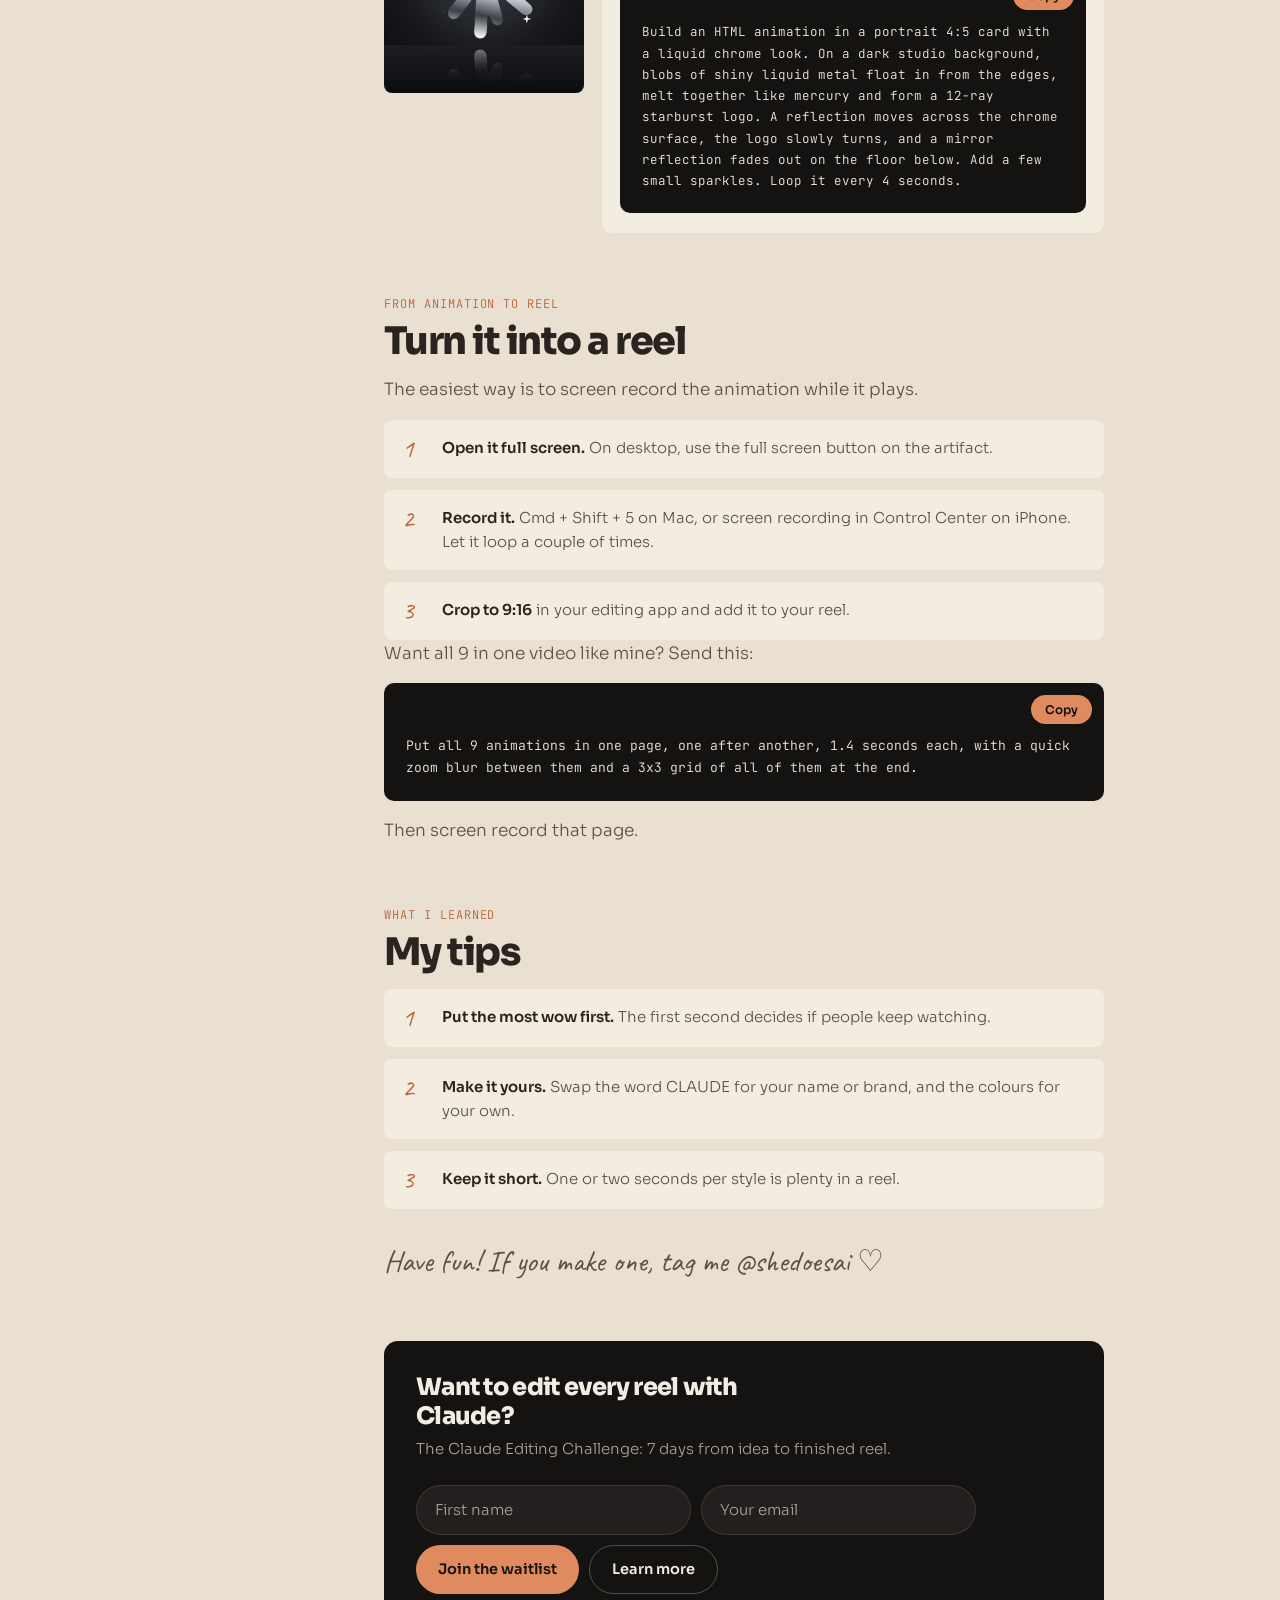
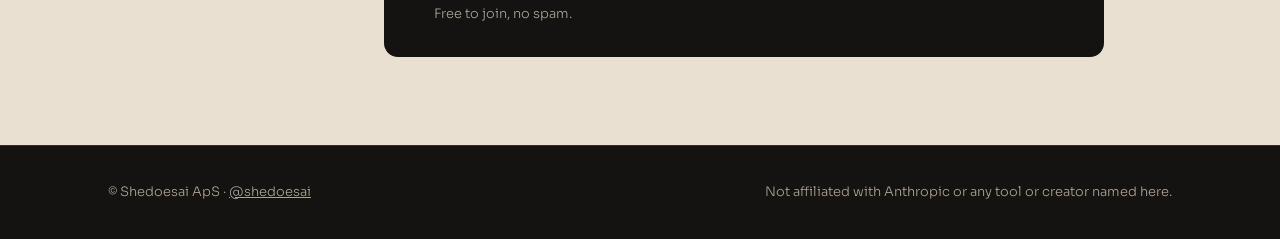
<file: guides/animation-styles.html>
<!DOCTYPE html>
<html lang="en">
<head>
<meta charset="utf-8">
<meta name="viewport" content="width=device-width,initial-scale=1">
<title>9 Claude animation styles · shedoesai</title>
<meta name="description" content="9 animation styles you can make with Claude from one prompt each: particle morph, neon synthwave, pop-up paper, claymation and more. Free prompts.">
<meta property="og:title" content="9 Claude animation styles">
<meta property="og:description" content="9 animation styles you can make with Claude from one prompt each: particle morph, neon synthwave, pop-up paper, claymation and more. Free prompts.">

<link rel="preconnect" href="https://fonts.googleapis.com">
<link rel="preconnect" href="https://fonts.gstatic.com" crossorigin>
<link href="https://fonts.googleapis.com/css2?family=Sora:wght@300;400;600;800&family=Caveat:wght@600;700&family=JetBrains+Mono:wght@400&display=swap" rel="stylesheet">
<link rel="stylesheet" href="/guides/guides.css">
</head>
<body>
<nav><div class="wrap">
  <a class="logo" href="/guides"><b>shedoesai</b><span class="mono hide-sm">Free guides</span></a>
  <div class="navlinks">
    <a class="plain on" href="/guides">Guides</a>
    <a class="plain" href="/editing">The Claude Editing Challenge</a>
    <a class="pill" href="/editing#join">Join the waitlist</a>
  </div>
</div></nav>
<div class="wrap crumb"><a href="/guides">← All free guides</a></div>
<header class="wrap ghero">
  <div><span class="badge"><i></i>You commented CLAUDE</span><h1>9 Claude animation styles</h1><p class="lead">Every animation in my reel was made by Claude. Here are the prompts for all 9, in the same order as the reel. <b>No animation app and no design skills needed.</b> Paste a prompt, watch Claude build it.</p><div class="facts"><span class="badge">✨ 9 copy-paste prompts</span><span class="badge">⏱ 1 minute per style</span><span class="badge">📱 Made for reels</span></div></div>
  <figure class="polaroid"><span class="tape"></span><img src="/guides/assets/animation-styles-cover.jpg" alt="9 animation styles made with Claude"><figcaption class="cap">no animation app</figcaption></figure>
</header>
<section class="paper"><div class="wrap body">
  <aside class="toc"><span class="mono">In this guide</span><a href="#how">How to use the prompts</a><a href="#styles">The 9 prompts</a><a href="#video">Turn it into a reel</a><a href="#tips">My tips</a></aside>
  <article class="content"><div id="how" class="step"><span class="num">Before you start</span><h2>How to use the prompts</h2><div class="need"><div><b>Claude</b>claude.ai or the Claude app. Any plan with artifacts works.</div><div><b>One prompt</b>Copy a prompt below and paste it into a new chat.</div></div><p>Claude builds the animation as an artifact you can watch right in the chat. Want it different? Just reply, like "make it slower", "use my brand colours" or "put my name in it". Every prompt asks for a portrait 4:5 card and a seamless loop, so it fits a reel straight away.</p></div><div id="styles" class="step"><span class="num">The prompts</span><h2>The 9 prompts</h2><div class="split" style="margin:16px 0"><img src="/guides/assets/animation-style-1.jpg" alt="Particle Morph" loading="lazy"><div class="fxc"><h3><b>1. Particle Morph</b></h3><p>Thousands of glowing dots fly together, spell CLAUDE, then swirl into the logo. My favourite opener.</p><div class="prompt"><button class="copy" type="button">Copy</button>Build an HTML animation in a portrait 4:5 card on a dark warm brown background. About 1,500 small glowing particles in cream and soft orange start scattered across the card, fly together to spell the word CLAUDE in bold letters, hold for a beat with a gentle shimmer, then swirl along curved paths into a 12-ray starburst logo. Use a canvas, additive glow and smooth easing. Loop it seamlessly every 4 seconds.</div></div></div><div class="split" style="margin:16px 0"><img src="/guides/assets/animation-style-2.jpg" alt="Neon Synthwave" loading="lazy"><div class="fxc"><h3><b>2. Neon Synthwave</b></h3><p>A striped sunset, a neon skyline drawing itself and an endless grid floor.</p><div class="prompt"><button class="copy" type="button">Copy</button>Build an HTML animation in a portrait 4:5 card in a retro synthwave style. A big striped sunset sun (yellow to hot pink) rises behind a city skyline. The skyline outlines draw themselves in glowing cyan and pink neon lines, then small windows flicker on. Below the horizon a hot pink perspective grid floor scrolls endlessly towards the viewer. Dark purple night sky with a few stars. Loop it seamlessly every 4 seconds.</div></div></div><div class="split" style="margin:16px 0"><img src="/guides/assets/animation-style-3.jpg" alt="Pop-up Paper" loading="lazy"><div class="fxc"><h3><b>3. Pop-up Paper</b></h3><p>Paper hills fold up from an open book, one layer at a time.</p><div class="prompt"><button class="copy" type="button">Copy</button>Build an HTML animation in a portrait 4:5 card that looks like a pop-up book. At the bottom is an open book page with a soft centre fold. Five layers of cut-paper hills (lavender at the back, then greens getting darker towards the front) fold up one after another from the page with a springy bounce. A little paper house and paper trees sit on the front layers, a paper sun pops up and paper clouds drift in. Add soft paper shadows and a subtle paper texture. Loop it every 4 seconds.</div></div></div><div class="split" style="margin:16px 0"><img src="/guides/assets/animation-style-4.jpg" alt="Claymation" loading="lazy"><div class="fxc"><h3><b>4. Claymation</b></h3><p>A little clay character drops in, squashes, waves and blinks, in choppy stop-motion.</p><div class="prompt"><button class="copy" type="button">Copy</button>Build an HTML animation in a portrait 4:5 card in a claymation stop-motion style. A cute round orange clay character with big googly eyes, rosy cheeks and a smile drops onto a mint green clay floor in front of a pink wall, squashes on landing, stretches back up, waves one arm and blinks. A yellow clay flower grows beside it. Give every shape a bumpy clay texture with soft lighting, and move everything in choppy steps (about 12 frames per second) so it feels hand animated. Loop it every 4 seconds.</div></div></div><div class="split" style="margin:16px 0"><img src="/guides/assets/animation-style-5.jpg" alt="Holo Glass" loading="lazy"><div class="fxc"><h3><b>5. Holo Glass</b></h3><p>Frosted glass cards flip in with a rainbow holographic sheen.</p><div class="prompt"><button class="copy" type="button">Copy</button>Build an HTML animation in a portrait 4:5 card with a frosted glass look. On a deep navy background, soft glowing blobs of pink, blue and teal drift slowly. Three frosted glass cards (a big one in the middle with a small orange starburst icon and text lines, two smaller ones behind it) flip in one by one in 3D, then a shiny light streak sweeps across them. Give the cards a rainbow holographic sheen that slowly shifts colour. All cards end up straight. Loop it every 4 seconds.</div></div></div><div class="split" style="margin:16px 0"><img src="/guides/assets/animation-style-6.jpg" alt="Origami" loading="lazy"><div class="fxc"><h3><b>6. Origami</b></h3><p>A paper square folds itself into a bird and flies away.</p><div class="prompt"><button class="copy" type="button">Copy</button>Build an HTML animation in a portrait 4:5 card in an origami paper style. On a soft mint background, a square sheet of orange paper made of six triangles spins in, then the triangles fold and morph into a low-poly paper bird. The bird flaps its wings a few times and flies up and away while its shadow on the ground shrinks. Use two or three shades of orange and cream so the folds read clearly. Loop it every 4 seconds.</div></div></div><div class="split" style="margin:16px 0"><img src="/guides/assets/animation-style-7.jpg" alt="Blueprint" loading="lazy"><div class="fxc"><h3><b>7. Blueprint</b></h3><p>A technical drawing sketches itself, then a scan line reveals the real thing.</p><div class="prompt"><button class="copy" type="button">Copy</button>Build an HTML animation in a portrait 4:5 card in a blueprint style. On a blue grid paper background, white technical lines draw themselves to sketch a vintage camera (body, top plate, flash, lens rings) with measurement lines, a label in the corner and a mono font. Then a glowing scan line sweeps from left to right and reveals the finished, fully coloured and shaded camera behind it. Loop it every 4 seconds.</div></div></div><div class="split" style="margin:16px 0"><img src="/guides/assets/animation-style-8.jpg" alt="Pixel to Watercolour" loading="lazy"><div class="fxc"><h3><b>8. Pixel to Watercolour</b></h3><p>Chunky pixel art bleeds into a soft watercolour painting.</p><div class="prompt"><button class="copy" type="button">Copy</button>Build an HTML animation in a portrait 4:5 card that starts as chunky pixel art and turns into a watercolour painting. The scene is a sunset over layered mountains and a lake, with a pixel cloud stepping across the sky. From the middle, an organic, uneven watercolour bleed spreads outwards and transforms the scene into soft painted washes with wobbly edges and paper texture. Loop it every 4 seconds.</div></div></div><div class="split" style="margin:16px 0"><img src="/guides/assets/animation-style-9.jpg" alt="Liquid Chrome" loading="lazy"><div class="fxc"><h3><b>9. Liquid Chrome</b></h3><p>Blobs of liquid metal melt together into a shiny logo.</p><div class="prompt"><button class="copy" type="button">Copy</button>Build an HTML animation in a portrait 4:5 card with a liquid chrome look. On a dark studio background, blobs of shiny liquid metal float in from the edges, melt together like mercury and form a 12-ray starburst logo. A reflection moves across the chrome surface, the logo slowly turns, and a mirror reflection fades out on the floor below. Add a few small sparkles. Loop it every 4 seconds.</div></div></div></div><div id="video" class="step"><span class="num">From animation to reel</span><h2>Turn it into a reel</h2><p>The easiest way is to screen record the animation while it plays.</p><div class="tips"><div class="tip"><span>1</span><div><b>Open it full screen.</b> On desktop, use the full screen button on the artifact.</div></div><div class="tip"><span>2</span><div><b>Record it.</b> Cmd + Shift + 5 on Mac, or screen recording in Control Center on iPhone. Let it loop a couple of times.</div></div><div class="tip"><span>3</span><div><b>Crop to 9:16</b> in your editing app and add it to your reel.</div></div></div><p>Want all 9 in one video like mine? Send this:</p><div class="prompt"><button class="copy" type="button">Copy</button>Put all 9 animations in one page, one after another, 1.4 seconds each, with a quick zoom blur between them and a 3x3 grid of all of them at the end.</div><p>Then screen record that page.</p></div><div id="tips" class="step"><span class="num">What I learned</span><h2>My tips</h2><div class="tips"><div class="tip"><span>1</span><div><b>Put the most wow first.</b> The first second decides if people keep watching.</div></div><div class="tip"><span>2</span><div><b>Make it yours.</b> Swap the word CLAUDE for your name or brand, and the colours for your own.</div></div><div class="tip"><span>3</span><div><b>Keep it short.</b> One or two seconds per style is plenty in a reel.</div></div></div></div><p class="signoff">Have fun! If you make one, tag me @shedoesai ♡</p><div class="waitbox"><div><h3>Want to edit every reel with Claude?</h3><p>The Claude Editing Challenge: 7 days from idea to finished reel.</p></div><form class="wl-inline" novalidate><div class="wl-row"><input name="first_name" type="text" autocomplete="given-name" placeholder="First name" aria-label="First name" required><input name="email" type="email" autocomplete="email" inputmode="email" placeholder="Your email" aria-label="Email" required><button class="pill" type="submit">Join the waitlist</button><a class="pill ghost" href="/editing">Learn more</a></div><div class="hp" aria-hidden="true"><input name="company" type="text" tabindex="-1" autocomplete="off"></div><p class="err" role="alert" hidden></p><p class="fine">Free to join, no spam.</p></form></div></article>
</div></section>
<footer><div class="wrap">
  <span>© Shedoesai ApS · <a href="https://www.instagram.com/shedoesai/">@shedoesai</a></span>
  <span>Not affiliated with Anthropic or any tool or creator named here.</span>
</div></footer>
<script>
document.querySelectorAll('.copy').forEach(btn=>btn.addEventListener('click',()=>{
  const box=btn.parentElement.cloneNode(true);box.querySelectorAll('.copy,.lbl').forEach(n=>n.remove());
  navigator.clipboard.writeText(box.innerText.trim()).then(()=>{btn.textContent='Copied ✓';setTimeout(()=>btn.textContent='Copy',1600)});
}));
document.querySelectorAll('.filters button').forEach(b=>b.addEventListener('click',()=>{
  document.querySelectorAll('.filters button').forEach(x=>x.classList.toggle('on',x===b));
  const f=b.dataset.f;document.querySelectorAll('.card').forEach(c=>c.classList.toggle('hidden',f!=='all'&&!c.dataset.tags.split(' ').includes(f)));
}));
const s=document.getElementById('fxsearch');if(s)s.addEventListener('input',()=>{const q=s.value.toLowerCase();document.querySelectorAll('.fxc').forEach(c=>c.classList.toggle('hidden',!c.innerText.toLowerCase().includes(q)))});
</script>
<script src="/guides/waitlist.js" defer></script>
</body>
</html>
</file>
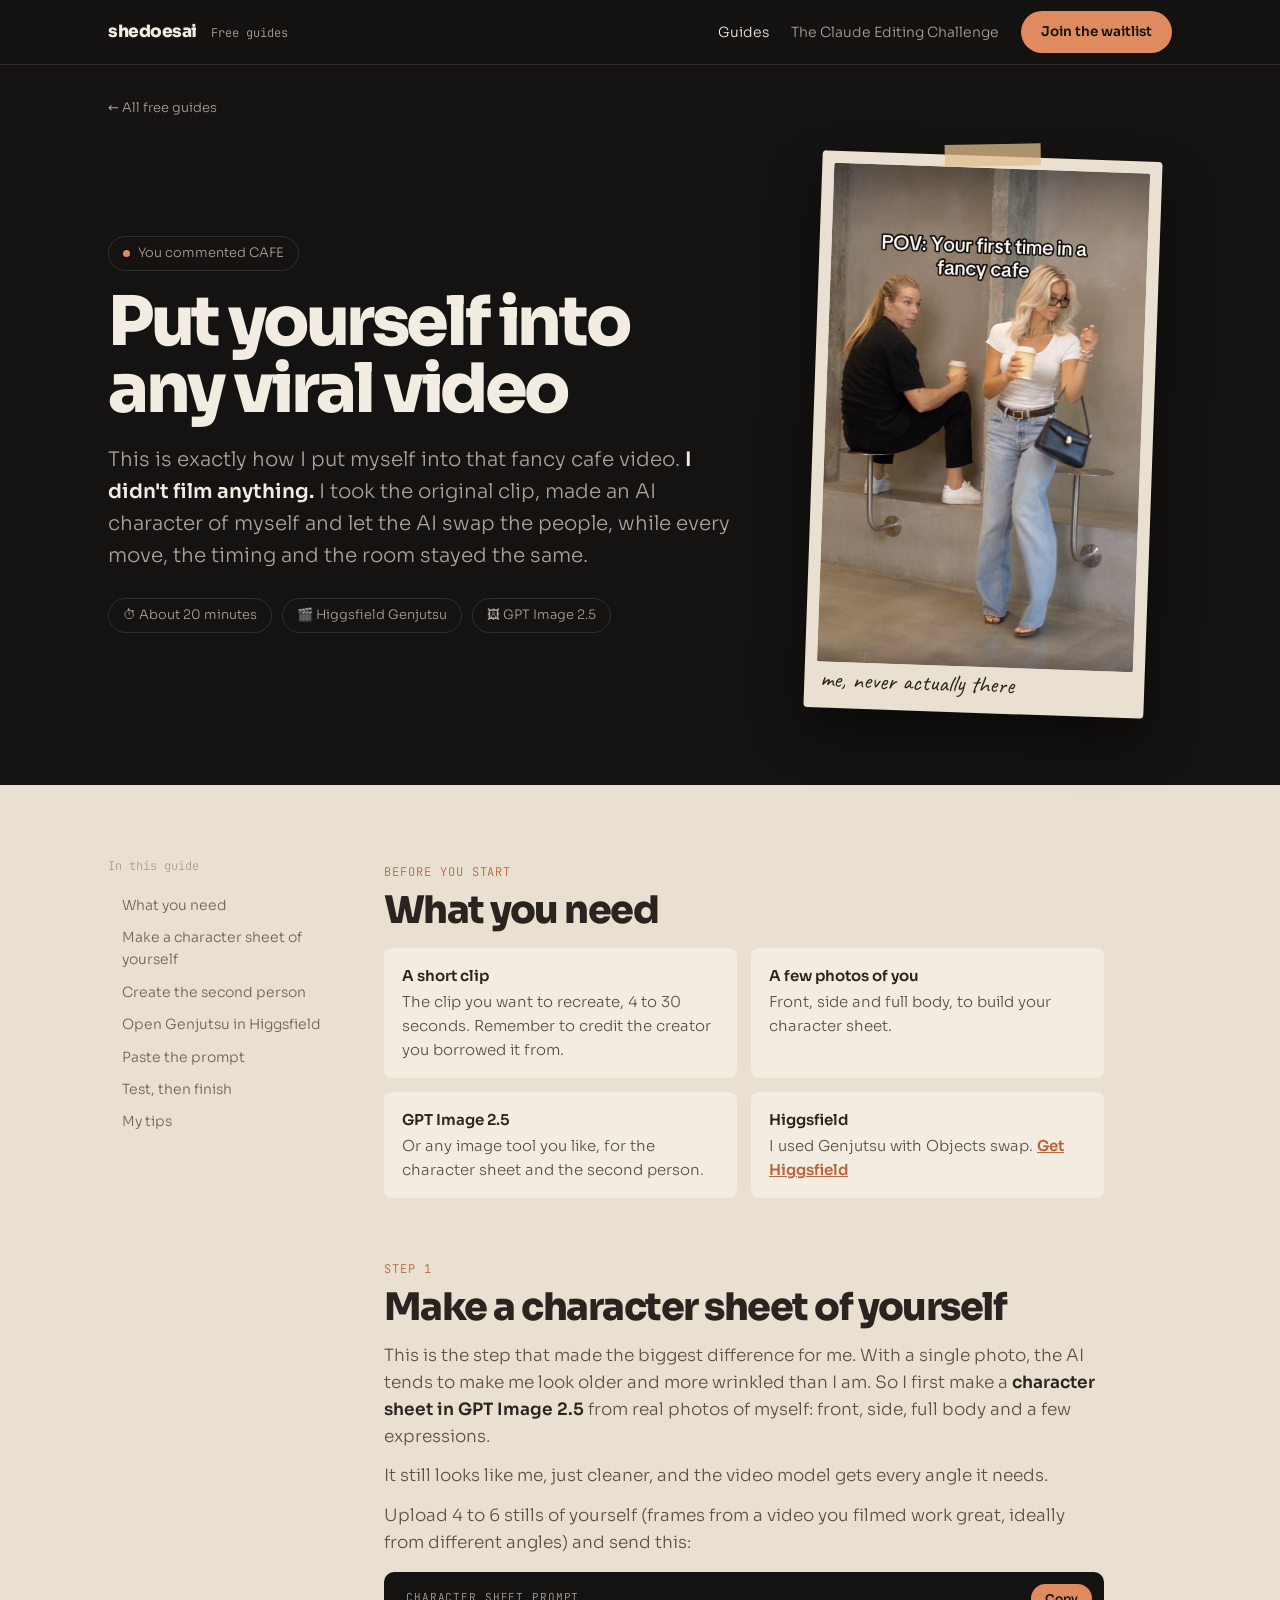
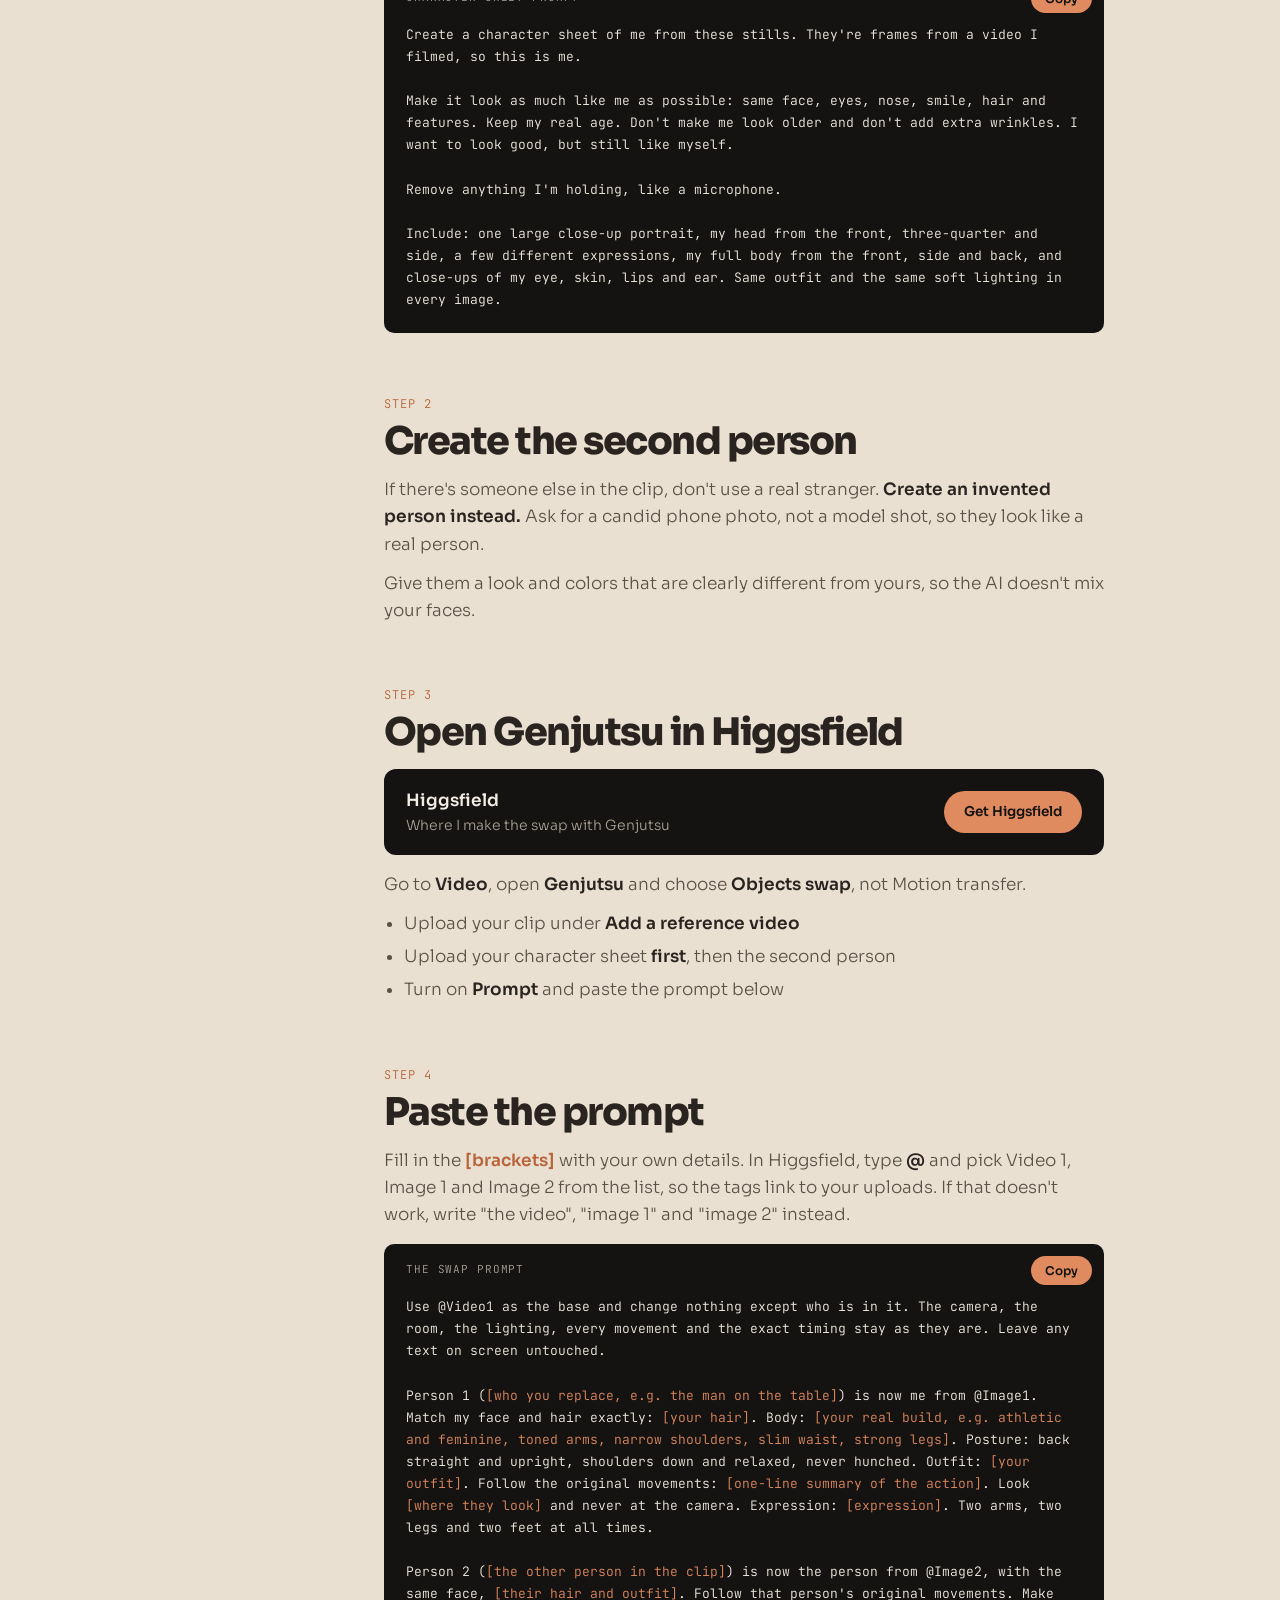
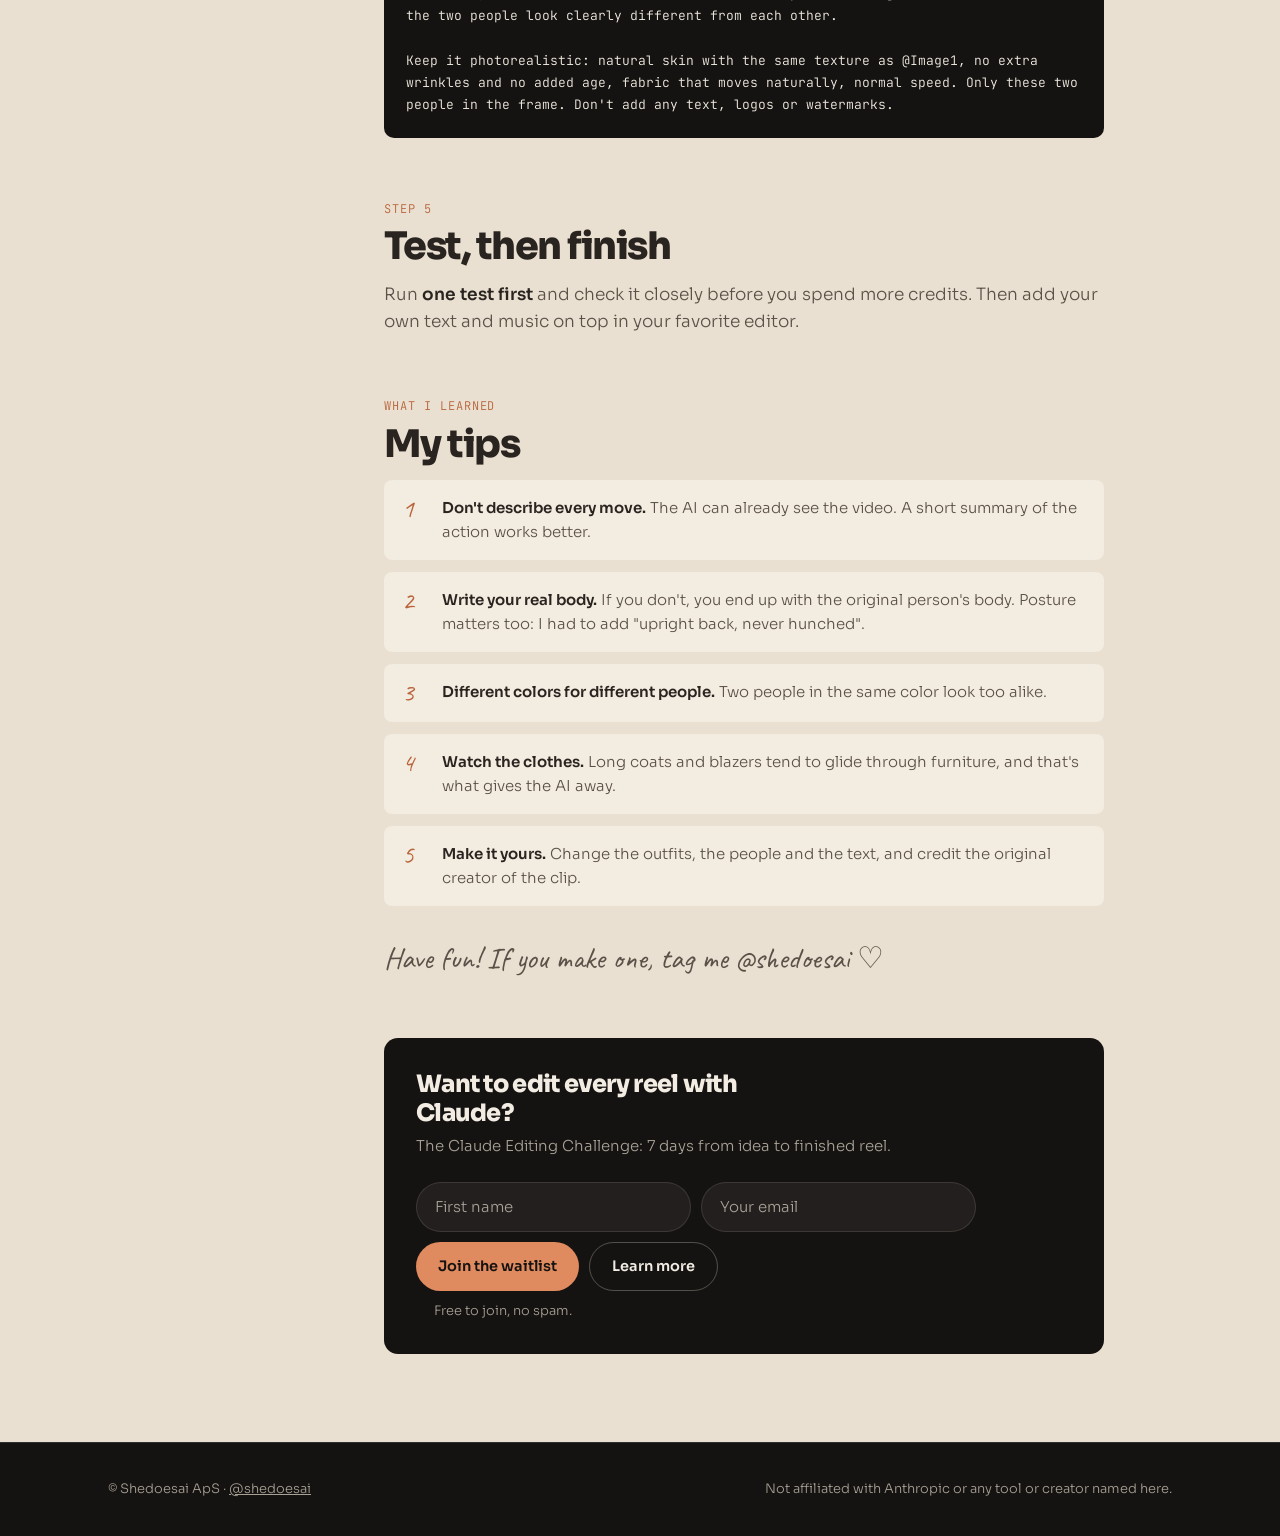
<file: guides/cafe-swap.html>
<!DOCTYPE html>
<html lang="en">
<head>
<meta charset="utf-8">
<meta name="viewport" content="width=device-width,initial-scale=1">
<title>Put yourself into any viral video · shedoesai</title>
<meta name="description" content="My exact workflow for putting myself into a viral video with AI: character sheet, Higgsfield Genjutsu Objects swap and the prompt.">
<meta property="og:title" content="Put yourself into any viral video">
<meta property="og:description" content="My exact workflow for putting myself into a viral video with AI: character sheet, Higgsfield Genjutsu Objects swap and the prompt.">

<link rel="preconnect" href="https://fonts.googleapis.com">
<link rel="preconnect" href="https://fonts.gstatic.com" crossorigin>
<link href="https://fonts.googleapis.com/css2?family=Sora:wght@300;400;600;800&family=Caveat:wght@600;700&family=JetBrains+Mono:wght@400&display=swap" rel="stylesheet">
<link rel="stylesheet" href="/guides/guides.css">
</head>
<body>
<nav><div class="wrap">
  <a class="logo" href="/guides"><b>shedoesai</b><span class="mono hide-sm">Free guides</span></a>
  <div class="navlinks">
    <a class="plain on" href="/guides">Guides</a>
    <a class="plain" href="/editing">The Claude Editing Challenge</a>
    <a class="pill" href="/editing#join">Join the waitlist</a>
  </div>
</div></nav>
<div class="wrap crumb"><a href="/guides">← All free guides</a></div>
<header class="wrap ghero">
  <div><span class="badge"><i></i>You commented CAFE</span><h1>Put yourself into any viral video</h1><p class="lead">This is exactly how I put myself into that fancy cafe video. <b>I didn't film anything.</b> I took the original clip, made an AI character of myself and let the AI swap the people, while every move, the timing and the room stayed the same.</p><div class="facts"><span class="badge">⏱ About 20 minutes</span><span class="badge">🎬 Higgsfield Genjutsu</span><span class="badge">🖼 GPT Image 2.5</span></div></div>
  <figure class="polaroid"><span class="tape"></span><img src="/guides/assets/cafe-swap-cover.jpg" alt="Gunhild swapped into the fancy cafe trend video"><figcaption class="cap">me, never actually there</figcaption></figure>
</header>
<section class="paper"><div class="wrap body">
  <aside class="toc"><span class="mono">In this guide</span><a href="#need">What you need</a><a href="#s1">Make a character sheet of yourself</a><a href="#s2">Create the second person</a><a href="#s3">Open Genjutsu in Higgsfield</a><a href="#s4">Paste the prompt</a><a href="#s5">Test, then finish</a><a href="#tips">My tips</a></aside>
  <article class="content"><div id="need" class="step"><span class="num">Before you start</span><h2>What you need</h2><div class="need"><div><b>A short clip</b>The clip you want to recreate, 4 to 30 seconds. Remember to credit the creator you borrowed it from.</div><div><b>A few photos of you</b>Front, side and full body, to build your character sheet.</div><div><b>GPT Image 2.5</b>Or any image tool you like, for the character sheet and the second person.</div><div><b>Higgsfield</b>I used Genjutsu with Objects swap. <a href="https://t.ly/higgs" target="_blank" rel="noopener sponsored">Get Higgsfield</a></div></div></div><div id="s1" class="step"><span class="num">Step 1</span><h2>Make a character sheet of yourself</h2><p>This is the step that made the biggest difference for me. With a single photo, the AI tends to make me look older and more wrinkled than I am. So I first make a <b>character sheet in GPT Image 2.5</b> from real photos of myself: front, side, full body and a few expressions.</p><p>It still looks like me, just cleaner, and the video model gets every angle it needs.</p><p>Upload 4 to 6 stills of yourself (frames from a video you filmed work great, ideally from different angles) and send this:</p><div class="prompt"><span class="lbl">Character sheet prompt</span><button class="copy" type="button">Copy</button>Create a character sheet of me from these stills. They&#x27;re frames from a video I filmed, so this is me.

Make it look as much like me as possible: same face, eyes, nose, smile, hair and features. Keep my real age. Don&#x27;t make me look older and don&#x27;t add extra wrinkles. I want to look good, but still like myself.

Remove anything I&#x27;m holding, like a microphone.

Include: one large close-up portrait, my head from the front, three-quarter and side, a few different expressions, my full body from the front, side and back, and close-ups of my eye, skin, lips and ear. Same outfit and the same soft lighting in every image.</div></div><div id="s2" class="step"><span class="num">Step 2</span><h2>Create the second person</h2><p>If there's someone else in the clip, don't use a real stranger. <b>Create an invented person instead.</b> Ask for a candid phone photo, not a model shot, so they look like a real person.</p><p>Give them a look and colors that are clearly different from yours, so the AI doesn't mix your faces.</p></div><div id="s3" class="step"><span class="num">Step 3</span><h2>Open Genjutsu in Higgsfield</h2><div class="dl"><div><b>Higgsfield</b><span>Where I make the swap with Genjutsu</span></div><a class="pill" href="https://t.ly/higgs" target="_blank" rel="noopener sponsored">Get Higgsfield</a></div><p>Go to <b>Video</b>, open <b>Genjutsu</b> and choose <b>Objects swap</b>, not Motion transfer.</p><ul><li>Upload your clip under <b>Add a reference video</b></li><li>Upload your character sheet <b>first</b>, then the second person</li><li>Turn on <b>Prompt</b> and paste the prompt below</li></ul></div><div id="s4" class="step"><span class="num">Step 4</span><h2>Paste the prompt</h2><p>Fill in the <span style="color:#b9643b;font-weight:600">[brackets]</span> with your own details. In Higgsfield, type <b>@</b> and pick Video 1, Image 1 and Image 2 from the list, so the tags link to your uploads. If that doesn't work, write "the video", "image 1" and "image 2" instead.</p><div class="prompt"><span class="lbl">The swap prompt</span><button class="copy" type="button">Copy</button>Use @Video1 as the base and change nothing except who is in it. The camera, the room, the lighting, every movement and the exact timing stay as they are. Leave any text on screen untouched.

Person 1 (<span class="hl">[who you replace, e.g. the man on the table]</span>) is now me from @Image1. Match my face and hair exactly: <span class="hl">[your hair]</span>. Body: <span class="hl">[your real build, e.g. athletic and feminine, toned arms, narrow shoulders, slim waist, strong legs]</span>. Posture: back straight and upright, shoulders down and relaxed, never hunched. Outfit: <span class="hl">[your outfit]</span>. Follow the original movements: <span class="hl">[one-line summary of the action]</span>. Look <span class="hl">[where they look]</span> and never at the camera. Expression: <span class="hl">[expression]</span>. Two arms, two legs and two feet at all times.

Person 2 (<span class="hl">[the other person in the clip]</span>) is now the person from @Image2, with the same face, <span class="hl">[their hair and outfit]</span>. Follow that person&#x27;s original movements. Make the two people look clearly different from each other.

Keep it photorealistic: natural skin with the same texture as @Image1, no extra wrinkles and no added age, fabric that moves naturally, normal speed. Only these two people in the frame. Don&#x27;t add any text, logos or watermarks.</div></div><div id="s5" class="step"><span class="num">Step 5</span><h2>Test, then finish</h2><p>Run <b>one test first</b> and check it closely before you spend more credits. Then add your own text and music on top in your favorite editor.</p></div><div id="tips" class="step"><span class="num">What I learned</span><h2>My tips</h2><div class="tips"><div class="tip"><span>1</span><div><b>Don't describe every move.</b> The AI can already see the video. A short summary of the action works better.</div></div><div class="tip"><span>2</span><div><b>Write your real body.</b> If you don't, you end up with the original person's body. Posture matters too: I had to add "upright back, never hunched".</div></div><div class="tip"><span>3</span><div><b>Different colors for different people.</b> Two people in the same color look too alike.</div></div><div class="tip"><span>4</span><div><b>Watch the clothes.</b> Long coats and blazers tend to glide through furniture, and that's what gives the AI away.</div></div><div class="tip"><span>5</span><div><b>Make it yours.</b> Change the outfits, the people and the text, and credit the original creator of the clip.</div></div></div></div><p class="signoff">Have fun! If you make one, tag me @shedoesai ♡</p><div class="waitbox"><div><h3>Want to edit every reel with Claude?</h3><p>The Claude Editing Challenge: 7 days from idea to finished reel.</p></div><form class="wl-inline" novalidate><div class="wl-row"><input name="first_name" type="text" autocomplete="given-name" placeholder="First name" aria-label="First name" required><input name="email" type="email" autocomplete="email" inputmode="email" placeholder="Your email" aria-label="Email" required><button class="pill" type="submit">Join the waitlist</button><a class="pill ghost" href="/editing">Learn more</a></div><div class="hp" aria-hidden="true"><input name="company" type="text" tabindex="-1" autocomplete="off"></div><p class="err" role="alert" hidden></p><p class="fine">Free to join, no spam.</p></form></div></article>
</div></section>
<footer><div class="wrap">
  <span>© Shedoesai ApS · <a href="https://www.instagram.com/shedoesai/">@shedoesai</a></span>
  <span>Not affiliated with Anthropic or any tool or creator named here.</span>
</div></footer>
<script>
document.querySelectorAll('.copy').forEach(btn=>btn.addEventListener('click',()=>{
  const box=btn.parentElement.cloneNode(true);box.querySelectorAll('.copy,.lbl').forEach(n=>n.remove());
  navigator.clipboard.writeText(box.innerText.trim()).then(()=>{btn.textContent='Copied ✓';setTimeout(()=>btn.textContent='Copy',1600)});
}));
document.querySelectorAll('.filters button').forEach(b=>b.addEventListener('click',()=>{
  document.querySelectorAll('.filters button').forEach(x=>x.classList.toggle('on',x===b));
  const f=b.dataset.f;document.querySelectorAll('.card').forEach(c=>c.classList.toggle('hidden',f!=='all'&&!c.dataset.tags.split(' ').includes(f)));
}));
const s=document.getElementById('fxsearch');if(s)s.addEventListener('input',()=>{const q=s.value.toLowerCase();document.querySelectorAll('.fxc').forEach(c=>c.classList.toggle('hidden',!c.innerText.toLowerCase().includes(q)))});
</script>
<script src="/guides/waitlist.js" defer></script>
</body>
</html>
</file>
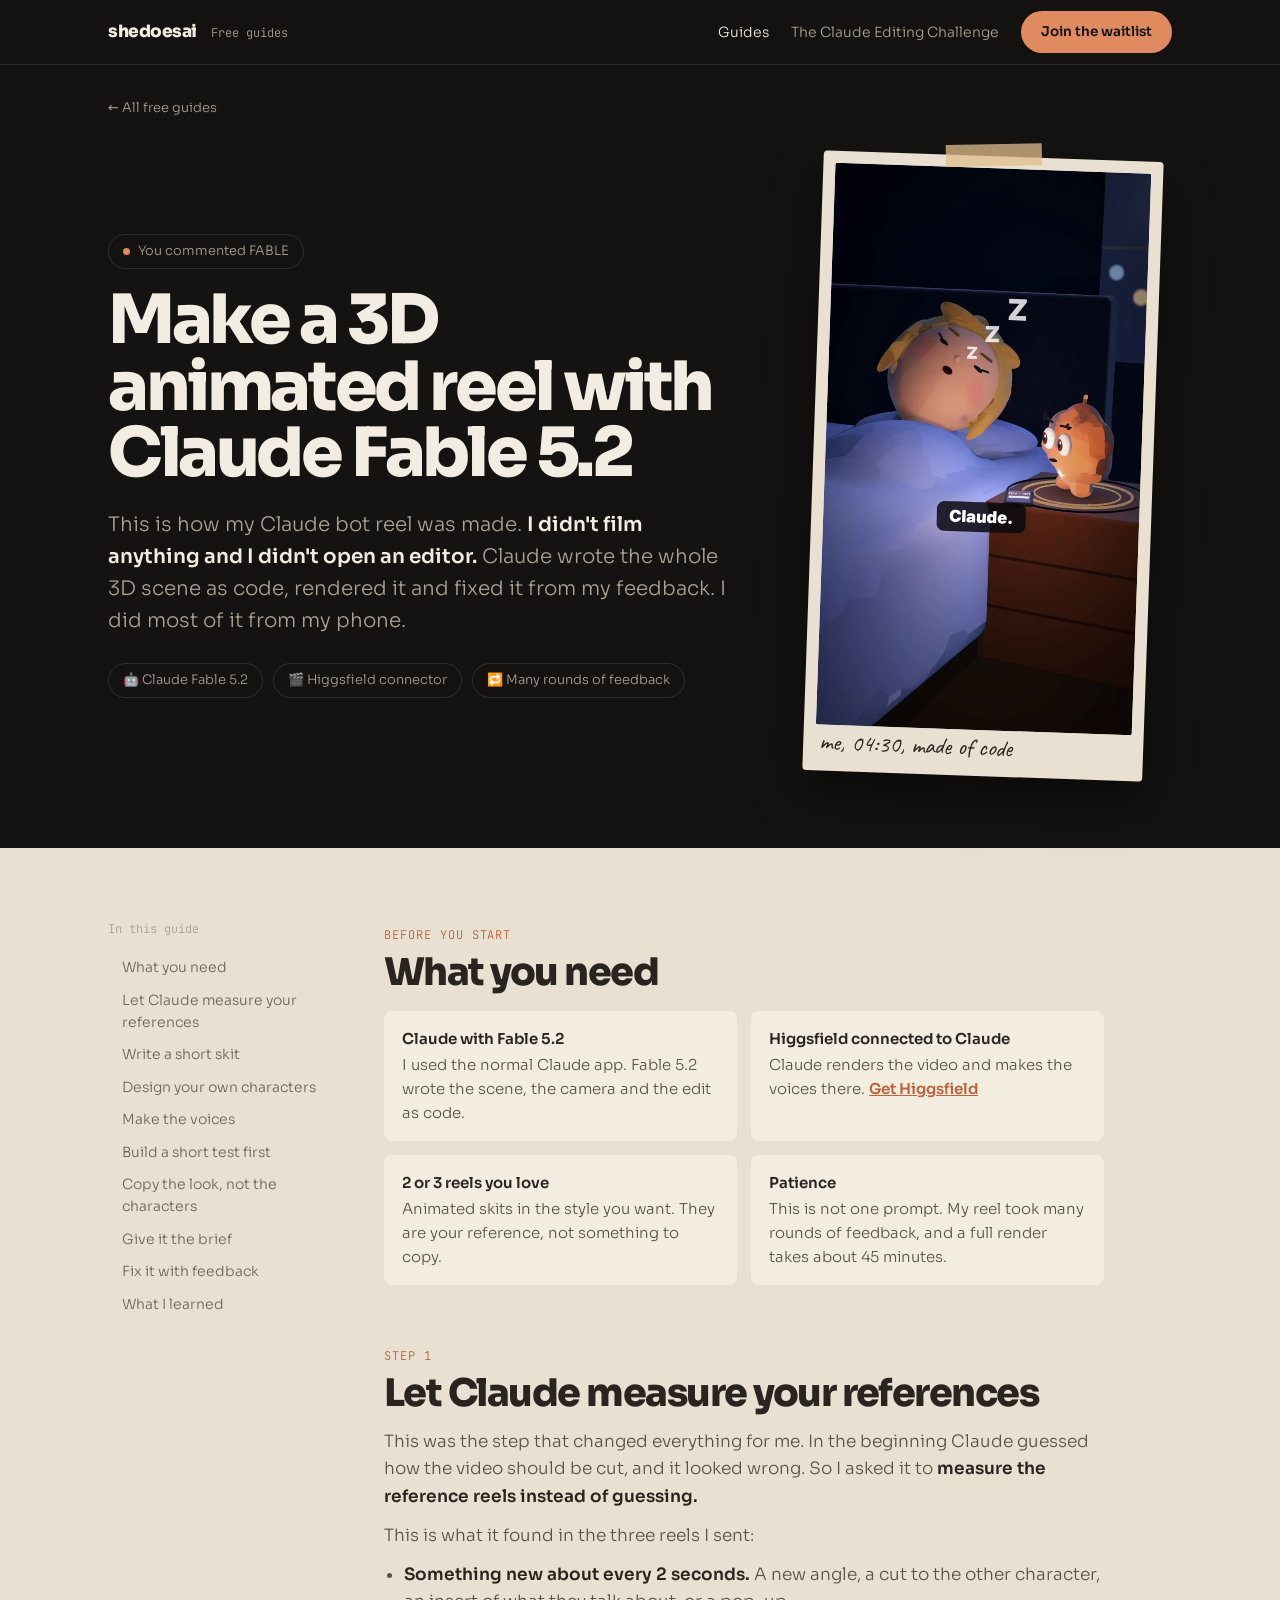
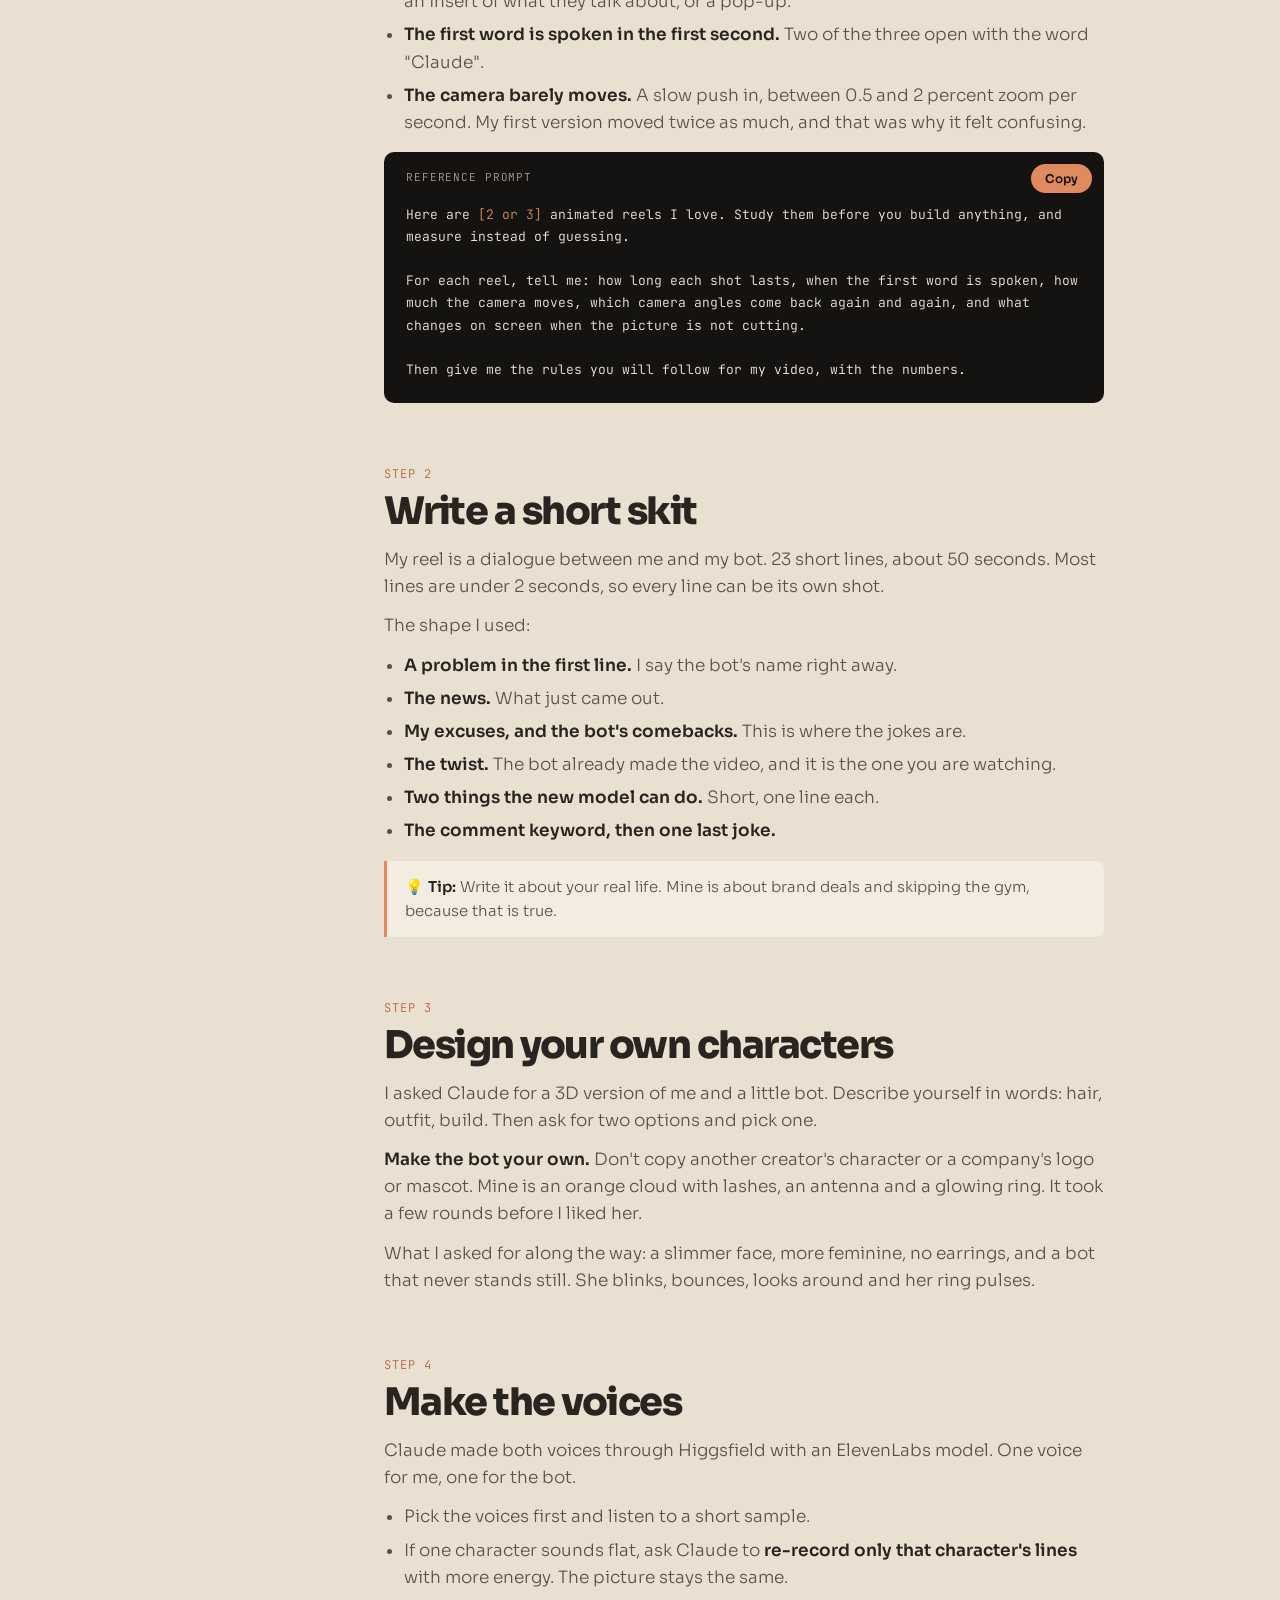
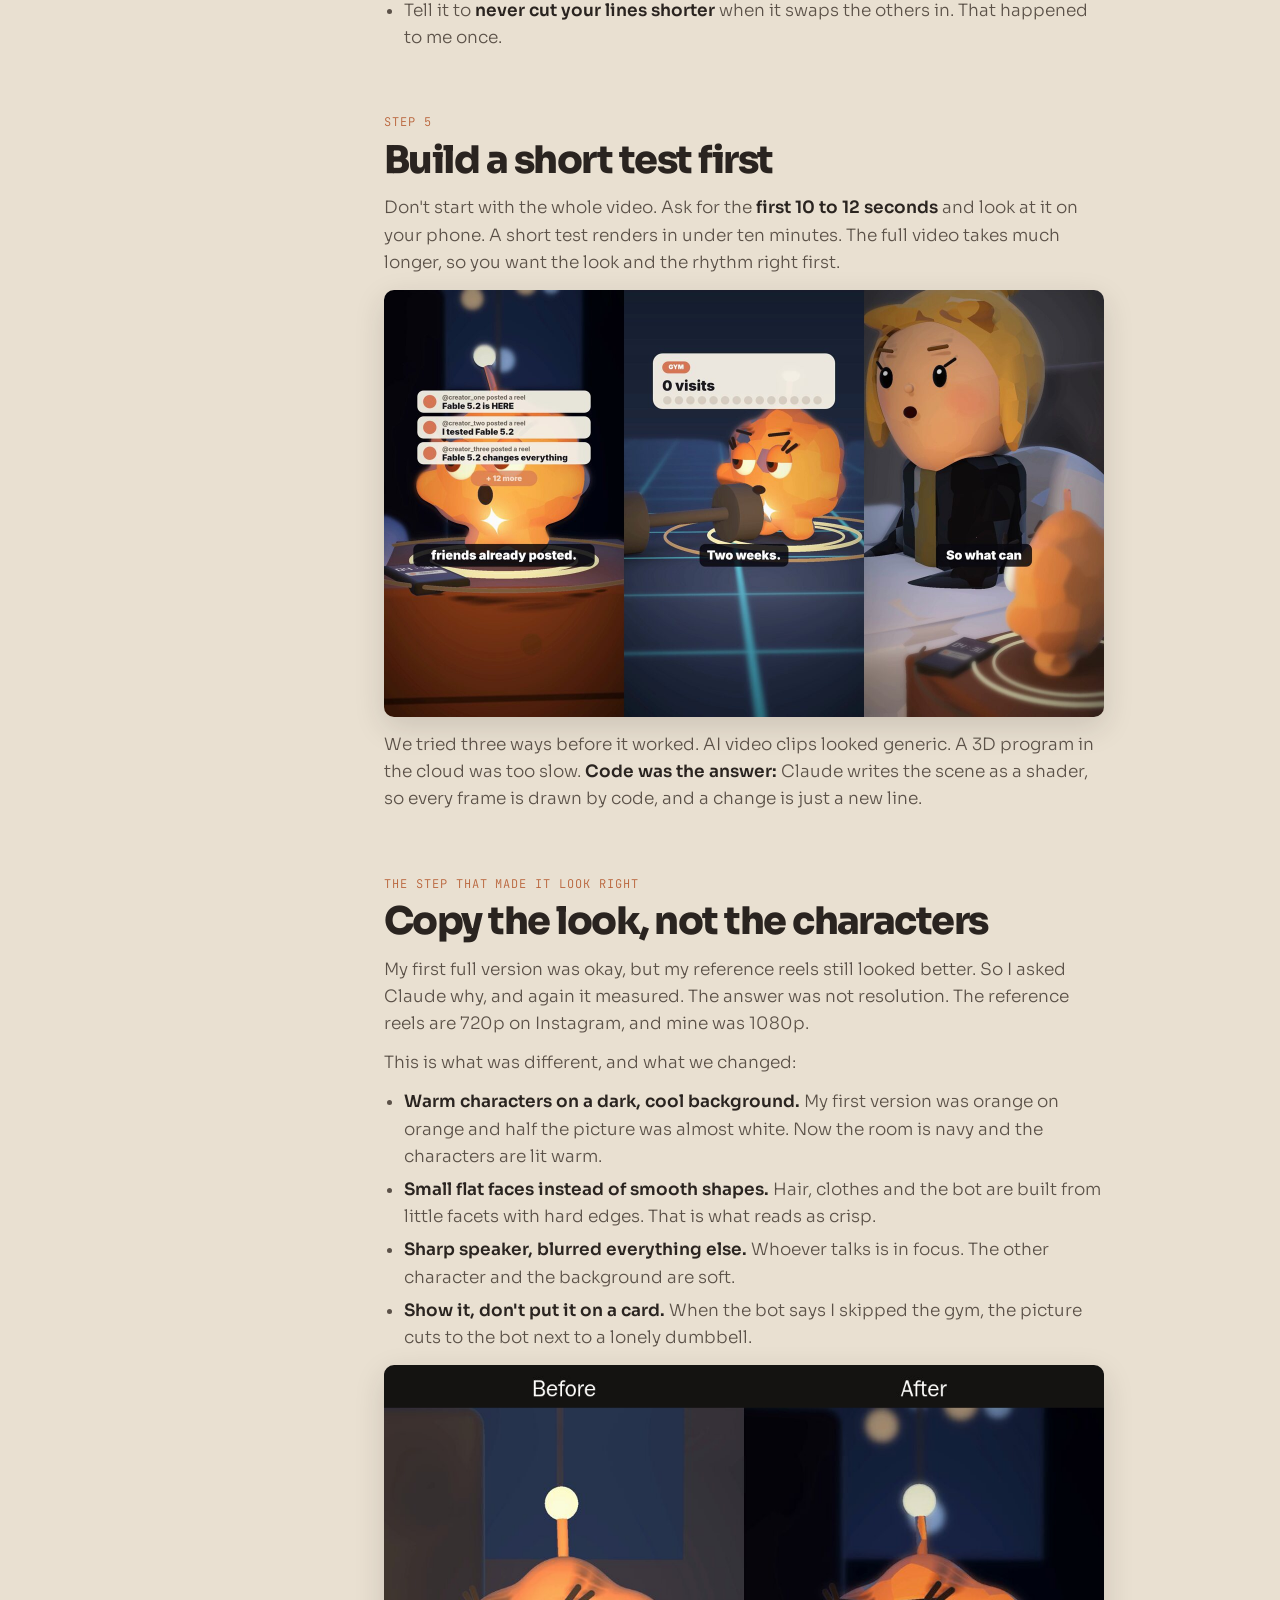
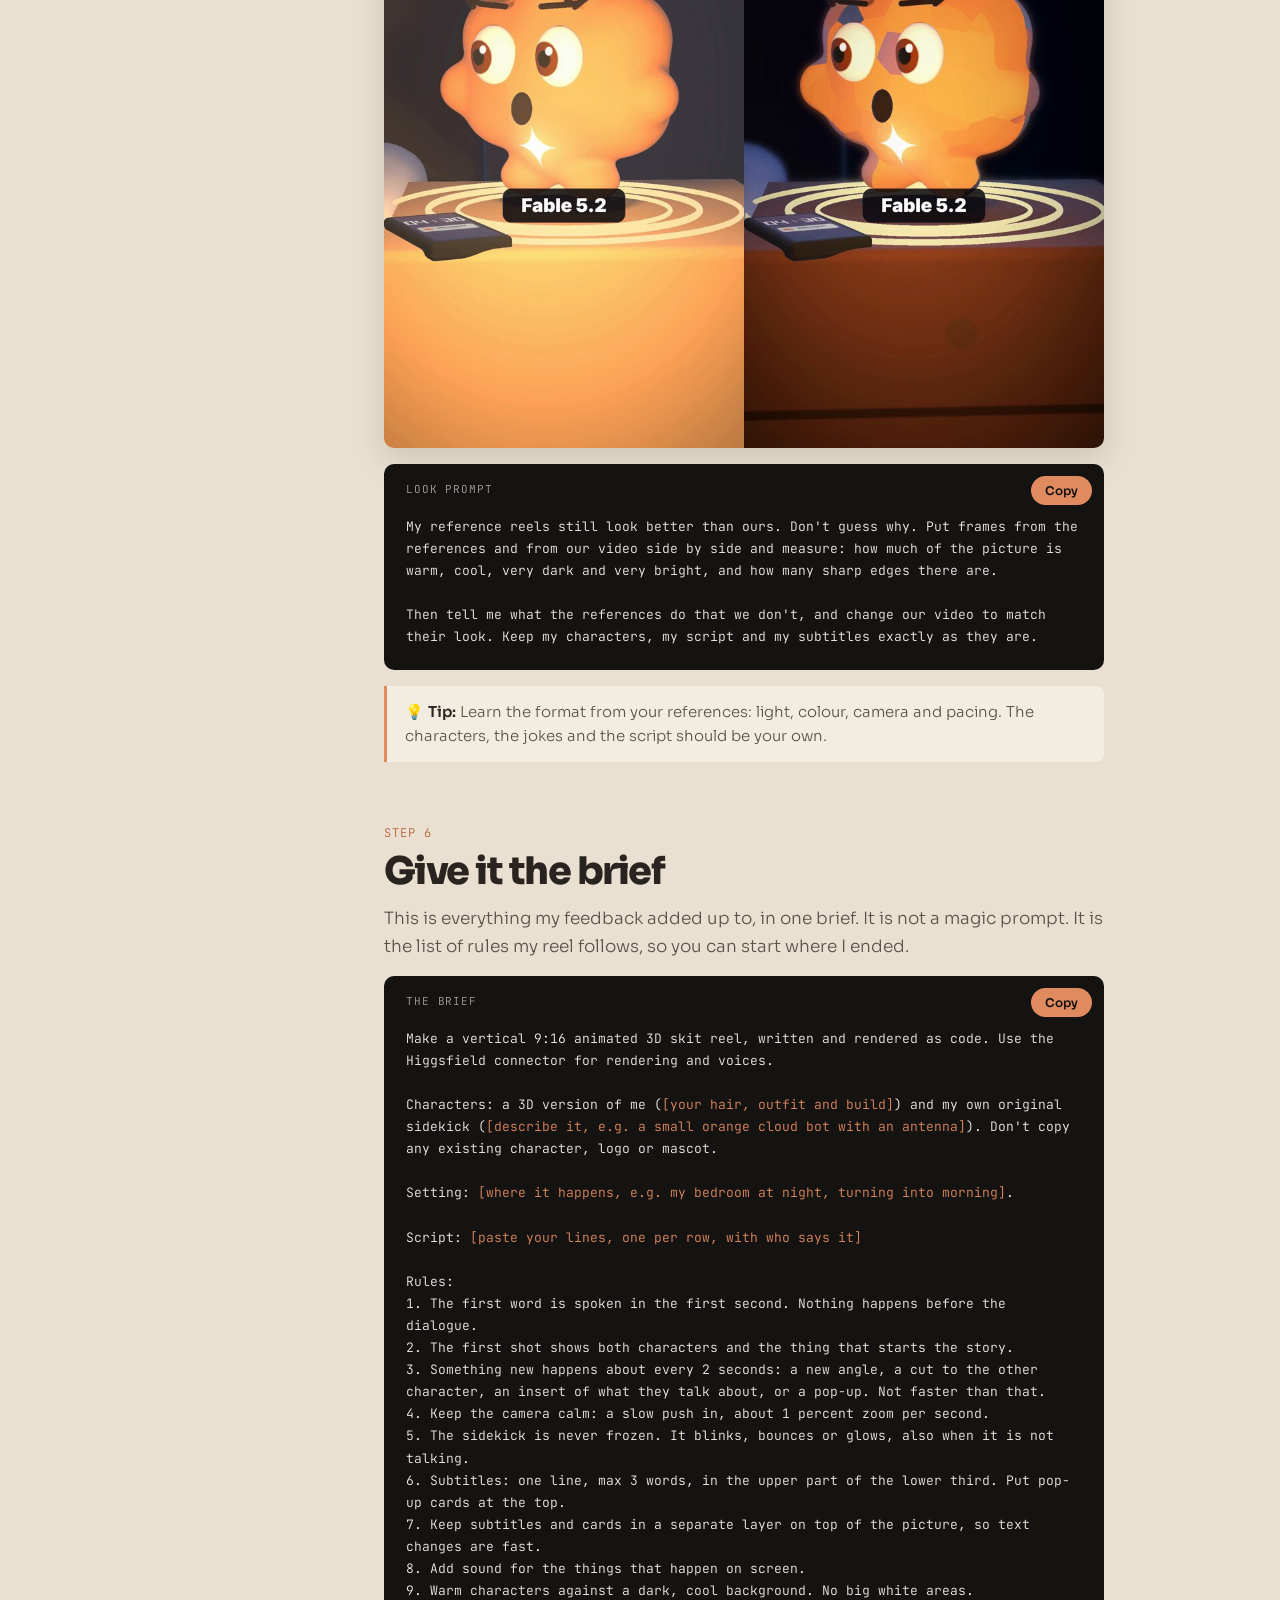
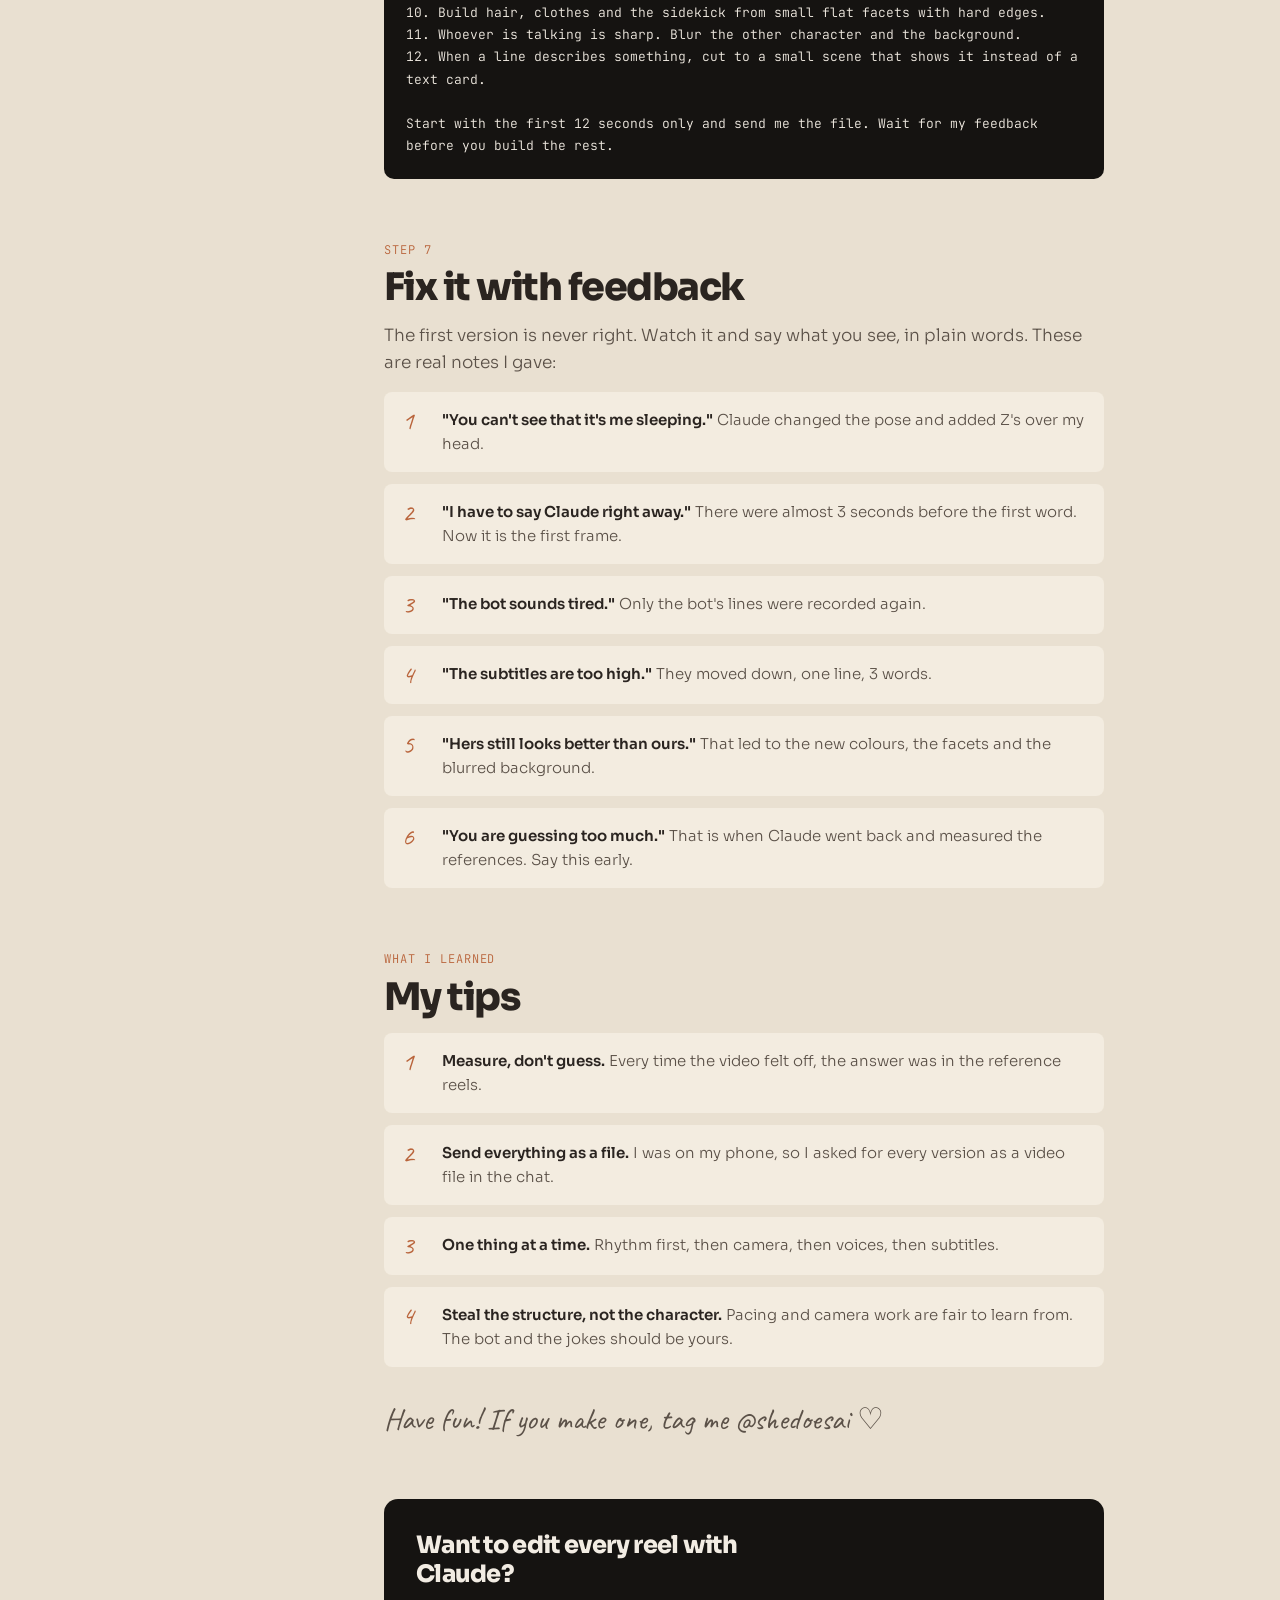
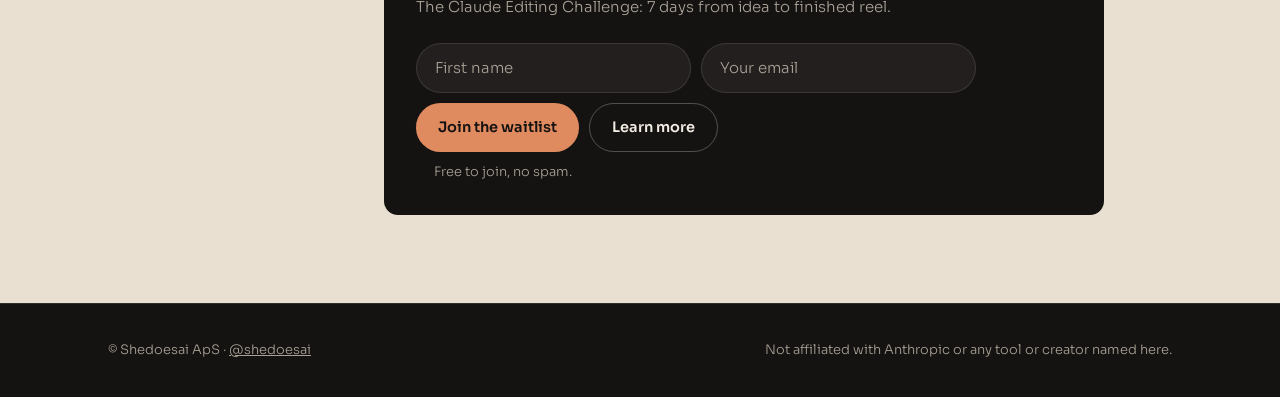
<file: guides/claude-bot-reel.html>
<!DOCTYPE html>
<html lang="en">
<head>
<meta charset="utf-8">
<meta name="viewport" content="width=device-width,initial-scale=1">
<title>Make a 3D animated reel with Claude Fable 5.2 · shedoesai</title>
<meta name="description" content="How my Claude bot reel was made: Claude Fable 5.2 wrote the whole 3D scene as code and rendered it. The steps, the brief and the feedback I gave.">
<meta property="og:title" content="Make a 3D animated reel with Claude Fable 5.2">
<meta property="og:description" content="How my Claude bot reel was made: Claude Fable 5.2 wrote the whole 3D scene as code and rendered it. The steps, the brief and the feedback I gave.">

<link rel="preconnect" href="https://fonts.googleapis.com">
<link rel="preconnect" href="https://fonts.gstatic.com" crossorigin>
<link href="https://fonts.googleapis.com/css2?family=Sora:wght@300;400;600;800&family=Caveat:wght@600;700&family=JetBrains+Mono:wght@400&display=swap" rel="stylesheet">
<link rel="stylesheet" href="/guides/guides.css">
</head>
<body>
<nav><div class="wrap">
  <a class="logo" href="/guides"><b>shedoesai</b><span class="mono hide-sm">Free guides</span></a>
  <div class="navlinks">
    <a class="plain on" href="/guides">Guides</a>
    <a class="plain" href="/editing">The Claude Editing Challenge</a>
    <a class="pill" href="/editing#join">Join the waitlist</a>
  </div>
</div></nav>
<div class="wrap crumb"><a href="/guides">← All free guides</a></div>
<header class="wrap ghero">
  <div><span class="badge"><i></i>You commented FABLE</span><h1>Make a 3D animated reel with Claude Fable 5.2</h1><p class="lead">This is how my Claude bot reel was made. <b>I didn't film anything and I didn't open an editor.</b> Claude wrote the whole 3D scene as code, rendered it and fixed it from my feedback. I did most of it from my phone.</p><div class="facts"><span class="badge">🤖 Claude Fable 5.2</span><span class="badge">🎬 Higgsfield connector</span><span class="badge">🔁 Many rounds of feedback</span></div></div>
  <figure class="polaroid"><span class="tape"></span><img src="/guides/assets/claude-bot-reel-cover2.jpg" alt="The opening shot: 3D Gunhild asleep, her orange cloud bot and a buzzing phone"><figcaption class="cap">me, 04:30, made of code</figcaption></figure>
</header>
<section class="paper"><div class="wrap body">
  <aside class="toc"><span class="mono">In this guide</span><a href="#need">What you need</a><a href="#s1">Let Claude measure your references</a><a href="#s2">Write a short skit</a><a href="#s3">Design your own characters</a><a href="#s4">Make the voices</a><a href="#s5">Build a short test first</a><a href="#look">Copy the look, not the characters</a><a href="#s6">Give it the brief</a><a href="#s7">Fix it with feedback</a><a href="#tips">What I learned</a></aside>
  <article class="content"><div id="need" class="step"><span class="num">Before you start</span><h2>What you need</h2><div class="need"><div><b>Claude with Fable 5.2</b>I used the normal Claude app. Fable 5.2 wrote the scene, the camera and the edit as code.</div><div><b>Higgsfield connected to Claude</b>Claude renders the video and makes the voices there. <a href="https://t.ly/higgs" target="_blank" rel="noopener sponsored">Get Higgsfield</a></div><div><b>2 or 3 reels you love</b>Animated skits in the style you want. They are your reference, not something to copy.</div><div><b>Patience</b>This is not one prompt. My reel took many rounds of feedback, and a full render takes about 45 minutes.</div></div></div><div id="s1" class="step"><span class="num">Step 1</span><h2>Let Claude measure your references</h2><p>This was the step that changed everything for me. In the beginning Claude guessed how the video should be cut, and it looked wrong. So I asked it to <b>measure the reference reels instead of guessing.</b></p><p>This is what it found in the three reels I sent:</p><ul><li><b>Something new about every 2 seconds.</b> A new angle, a cut to the other character, an insert of what they talk about, or a pop-up.</li><li><b>The first word is spoken in the first second.</b> Two of the three open with the word "Claude".</li><li><b>The camera barely moves.</b> A slow push in, between 0.5 and 2 percent zoom per second. My first version moved twice as much, and that was why it felt confusing.</li></ul><div class="prompt"><span class="lbl">Reference prompt</span><button class="copy" type="button">Copy</button>Here are <span class="hl">[2 or 3]</span> animated reels I love. Study them before you build anything, and measure instead of guessing.

For each reel, tell me: how long each shot lasts, when the first word is spoken, how much the camera moves, which camera angles come back again and again, and what changes on screen when the picture is not cutting.

Then give me the rules you will follow for my video, with the numbers.</div></div><div id="s2" class="step"><span class="num">Step 2</span><h2>Write a short skit</h2><p>My reel is a dialogue between me and my bot. 23 short lines, about 50 seconds. Most lines are under 2 seconds, so every line can be its own shot.</p><p>The shape I used:</p><ul><li><b>A problem in the first line.</b> I say the bot's name right away.</li><li><b>The news.</b> What just came out.</li><li><b>My excuses, and the bot's comebacks.</b> This is where the jokes are.</li><li><b>The twist.</b> The bot already made the video, and it is the one you are watching.</li><li><b>Two things the new model can do.</b> Short, one line each.</li><li><b>The comment keyword, then one last joke.</b></li></ul><div class="note">💡 <b>Tip:</b> Write it about your real life. Mine is about brand deals and skipping the gym, because that is true.</div></div><div id="s3" class="step"><span class="num">Step 3</span><h2>Design your own characters</h2><p>I asked Claude for a 3D version of me and a little bot. Describe yourself in words: hair, outfit, build. Then ask for two options and pick one.</p><p><b>Make the bot your own.</b> Don't copy another creator's character or a company's logo or mascot. Mine is an orange cloud with lashes, an antenna and a glowing ring. It took a few rounds before I liked her.</p><p>What I asked for along the way: a slimmer face, more feminine, no earrings, and a bot that never stands still. She blinks, bounces, looks around and her ring pulses.</p></div><div id="s4" class="step"><span class="num">Step 4</span><h2>Make the voices</h2><p>Claude made both voices through Higgsfield with an ElevenLabs model. One voice for me, one for the bot.</p><ul><li>Pick the voices first and listen to a short sample.</li><li>If one character sounds flat, ask Claude to <b>re-record only that character's lines</b> with more energy. The picture stays the same.</li><li>Tell it to <b>never cut your lines shorter</b> when it swaps the others in. That happened to me once.</li></ul></div><div id="s5" class="step"><span class="num">Step 5</span><h2>Build a short test first</h2><p>Don't start with the whole video. Ask for the <b>first 10 to 12 seconds</b> and look at it on your phone. A short test renders in under ten minutes. The full video takes much longer, so you want the look and the rhythm right first.</p><img class="shot" src="/guides/assets/claude-bot-reel-shots2.jpg" alt="Three frames from the reel: the bot with notification cards, the bot next to a dumbbell on a dark grid floor, and me with the bot blurred in the foreground" loading="lazy"><p>We tried three ways before it worked. AI video clips looked generic. A 3D program in the cloud was too slow. <b>Code was the answer:</b> Claude writes the scene as a shader, so every frame is drawn by code, and a change is just a new line.</p></div><div id="look" class="step"><span class="num">The step that made it look right</span><h2>Copy the look, not the characters</h2><p>My first full version was okay, but my reference reels still looked better. So I asked Claude why, and again it measured. The answer was not resolution. The reference reels are 720p on Instagram, and mine was 1080p.</p><p>This is what was different, and what we changed:</p><ul><li><b>Warm characters on a dark, cool background.</b> My first version was orange on orange and half the picture was almost white. Now the room is navy and the characters are lit warm.</li><li><b>Small flat faces instead of smooth shapes.</b> Hair, clothes and the bot are built from little facets with hard edges. That is what reads as crisp.</li><li><b>Sharp speaker, blurred everything else.</b> Whoever talks is in focus. The other character and the background are soft.</li><li><b>Show it, don't put it on a card.</b> When the bot says I skipped the gym, the picture cuts to the bot next to a lonely dumbbell.</li></ul><img class="shot" src="/guides/assets/claude-bot-reel-before-after.jpg" alt="The same frame before and after: the first version is flat and orange, the new one has a dark blue room, a faceted bot and a blurred background" loading="lazy"><div class="prompt"><span class="lbl">Look prompt</span><button class="copy" type="button">Copy</button>My reference reels still look better than ours. Don't guess why. Put frames from the references and from our video side by side and measure: how much of the picture is warm, cool, very dark and very bright, and how many sharp edges there are.

Then tell me what the references do that we don't, and change our video to match their look. Keep my characters, my script and my subtitles exactly as they are.</div><div class="note">💡 <b>Tip:</b> Learn the format from your references: light, colour, camera and pacing. The characters, the jokes and the script should be your own.</div></div><div id="s6" class="step"><span class="num">Step 6</span><h2>Give it the brief</h2><p>This is everything my feedback added up to, in one brief. It is not a magic prompt. It is the list of rules my reel follows, so you can start where I ended.</p><div class="prompt"><span class="lbl">The brief</span><button class="copy" type="button">Copy</button>Make a vertical 9:16 animated 3D skit reel, written and rendered as code. Use the Higgsfield connector for rendering and voices.

Characters: a 3D version of me (<span class="hl">[your hair, outfit and build]</span>) and my own original sidekick (<span class="hl">[describe it, e.g. a small orange cloud bot with an antenna]</span>). Don't copy any existing character, logo or mascot.

Setting: <span class="hl">[where it happens, e.g. my bedroom at night, turning into morning]</span>.

Script: <span class="hl">[paste your lines, one per row, with who says it]</span>

Rules:
1. The first word is spoken in the first second. Nothing happens before the dialogue.
2. The first shot shows both characters and the thing that starts the story.
3. Something new happens about every 2 seconds: a new angle, a cut to the other character, an insert of what they talk about, or a pop-up. Not faster than that.
4. Keep the camera calm: a slow push in, about 1 percent zoom per second.
5. The sidekick is never frozen. It blinks, bounces or glows, also when it is not talking.
6. Subtitles: one line, max 3 words, in the upper part of the lower third. Put pop-up cards at the top.
7. Keep subtitles and cards in a separate layer on top of the picture, so text changes are fast.
8. Add sound for the things that happen on screen.
9. Warm characters against a dark, cool background. No big white areas.
10. Build hair, clothes and the sidekick from small flat facets with hard edges.
11. Whoever is talking is sharp. Blur the other character and the background.
12. When a line describes something, cut to a small scene that shows it instead of a text card.

Start with the first 12 seconds only and send me the file. Wait for my feedback before you build the rest.</div></div><div id="s7" class="step"><span class="num">Step 7</span><h2>Fix it with feedback</h2><p>The first version is never right. Watch it and say what you see, in plain words. These are real notes I gave:</p><div class="tips"><div class="tip"><span>1</span><div><b>"You can't see that it's me sleeping."</b> Claude changed the pose and added Z's over my head.</div></div><div class="tip"><span>2</span><div><b>"I have to say Claude right away."</b> There were almost 3 seconds before the first word. Now it is the first frame.</div></div><div class="tip"><span>3</span><div><b>"The bot sounds tired."</b> Only the bot's lines were recorded again.</div></div><div class="tip"><span>4</span><div><b>"The subtitles are too high."</b> They moved down, one line, 3 words.</div></div><div class="tip"><span>5</span><div><b>"Hers still looks better than ours."</b> That led to the new colours, the facets and the blurred background.</div></div><div class="tip"><span>6</span><div><b>"You are guessing too much."</b> That is when Claude went back and measured the references. Say this early.</div></div></div></div><div id="tips" class="step"><span class="num">What I learned</span><h2>My tips</h2><div class="tips"><div class="tip"><span>1</span><div><b>Measure, don't guess.</b> Every time the video felt off, the answer was in the reference reels.</div></div><div class="tip"><span>2</span><div><b>Send everything as a file.</b> I was on my phone, so I asked for every version as a video file in the chat.</div></div><div class="tip"><span>3</span><div><b>One thing at a time.</b> Rhythm first, then camera, then voices, then subtitles.</div></div><div class="tip"><span>4</span><div><b>Steal the structure, not the character.</b> Pacing and camera work are fair to learn from. The bot and the jokes should be yours.</div></div></div></div><p class="signoff">Have fun! If you make one, tag me @shedoesai ♡</p><div class="waitbox"><div><h3>Want to edit every reel with Claude?</h3><p>The Claude Editing Challenge: 7 days from idea to finished reel.</p></div><form class="wl-inline" novalidate><div class="wl-row"><input name="first_name" type="text" autocomplete="given-name" placeholder="First name" aria-label="First name" required><input name="email" type="email" autocomplete="email" inputmode="email" placeholder="Your email" aria-label="Email" required><button class="pill" type="submit">Join the waitlist</button><a class="pill ghost" href="/editing">Learn more</a></div><div class="hp" aria-hidden="true"><input name="company" type="text" tabindex="-1" autocomplete="off"></div><p class="err" role="alert" hidden></p><p class="fine">Free to join, no spam.</p></form></div></article>
</div></section>
<footer><div class="wrap">
  <span>© Shedoesai ApS · <a href="https://www.instagram.com/shedoesai/">@shedoesai</a></span>
  <span>Not affiliated with Anthropic or any tool or creator named here.</span>
</div></footer>
<script>
document.querySelectorAll('.copy').forEach(btn=>btn.addEventListener('click',()=>{
  const box=btn.parentElement.cloneNode(true);box.querySelectorAll('.copy,.lbl').forEach(n=>n.remove());
  navigator.clipboard.writeText(box.innerText.trim()).then(()=>{btn.textContent='Copied ✓';setTimeout(()=>btn.textContent='Copy',1600)});
}));
document.querySelectorAll('.filters button').forEach(b=>b.addEventListener('click',()=>{
  document.querySelectorAll('.filters button').forEach(x=>x.classList.toggle('on',x===b));
  const f=b.dataset.f;document.querySelectorAll('.card').forEach(c=>c.classList.toggle('hidden',f!=='all'&&!c.dataset.tags.split(' ').includes(f)));
}));
const s=document.getElementById('fxsearch');if(s)s.addEventListener('input',()=>{const q=s.value.toLowerCase();document.querySelectorAll('.fxc').forEach(c=>c.classList.toggle('hidden',!c.innerText.toLowerCase().includes(q)))});
</script>
<script src="/guides/waitlist.js" defer></script>
</body>
</html>
</file>
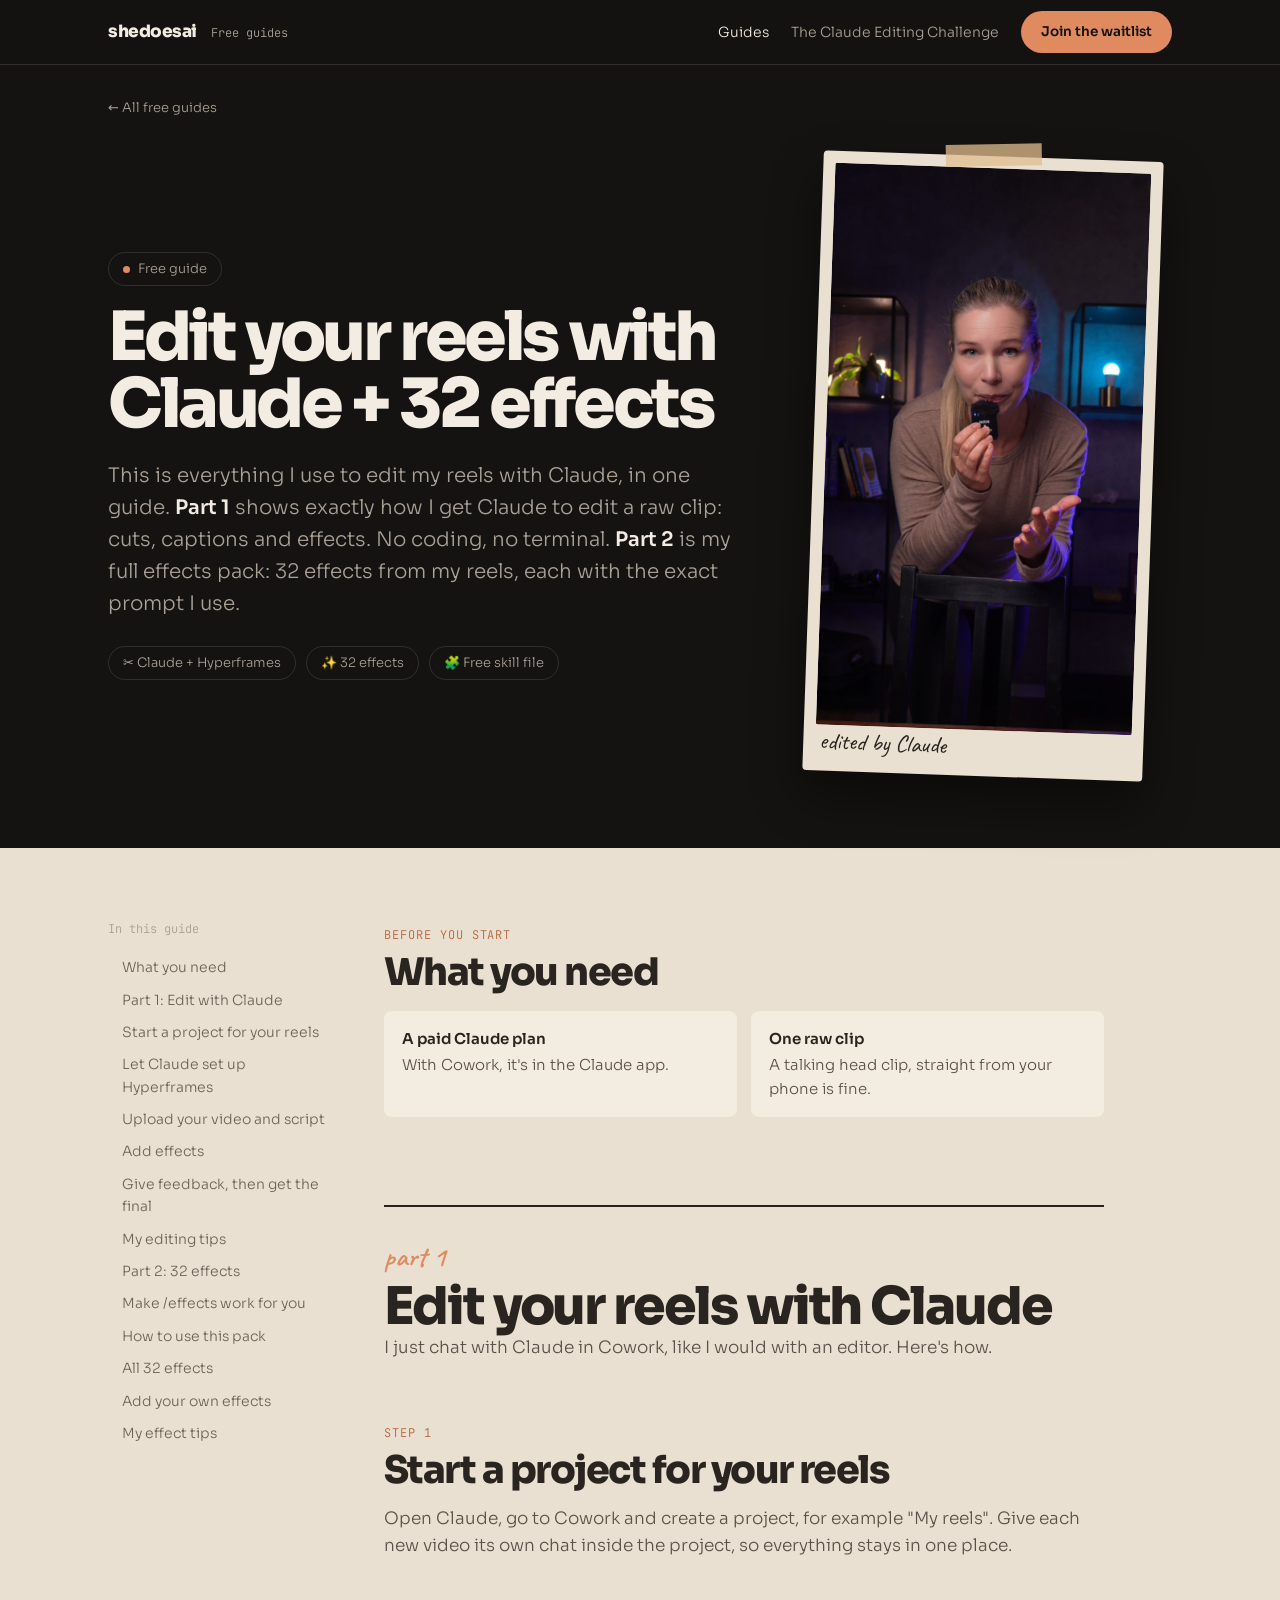
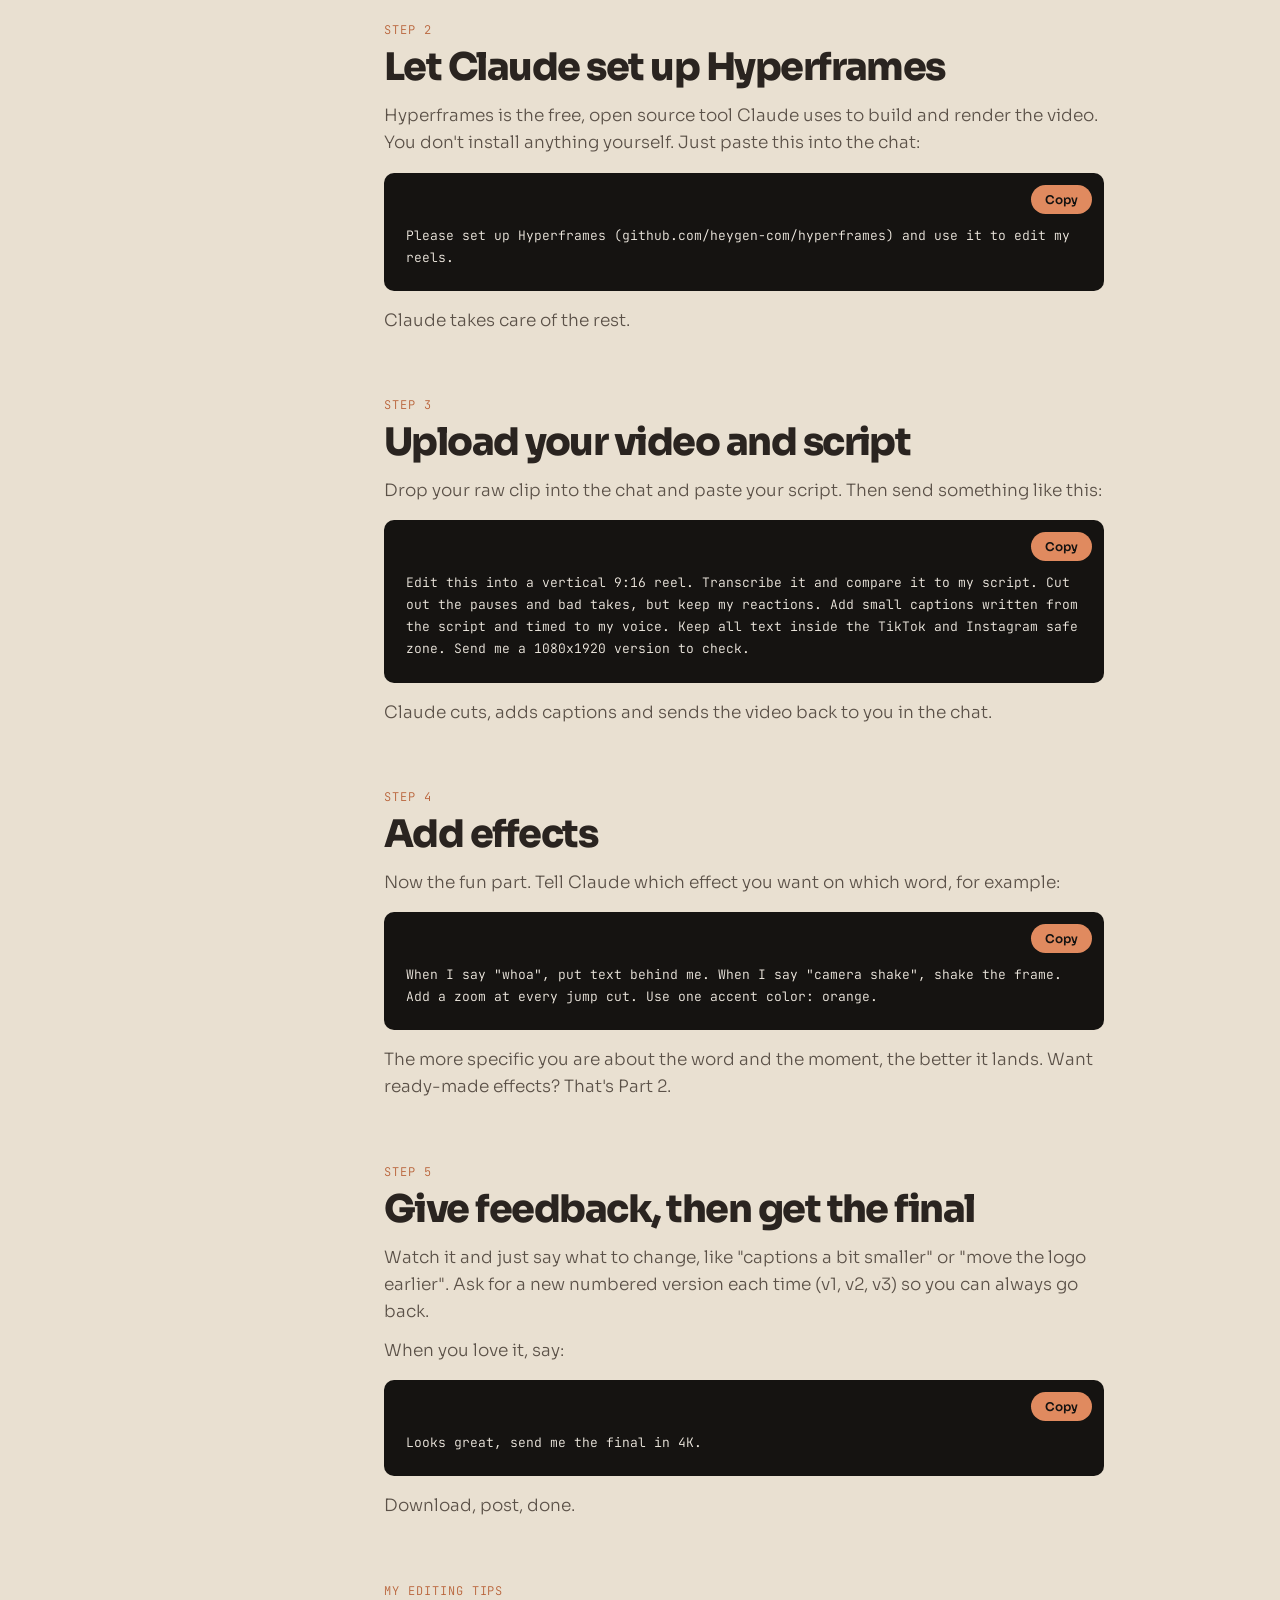
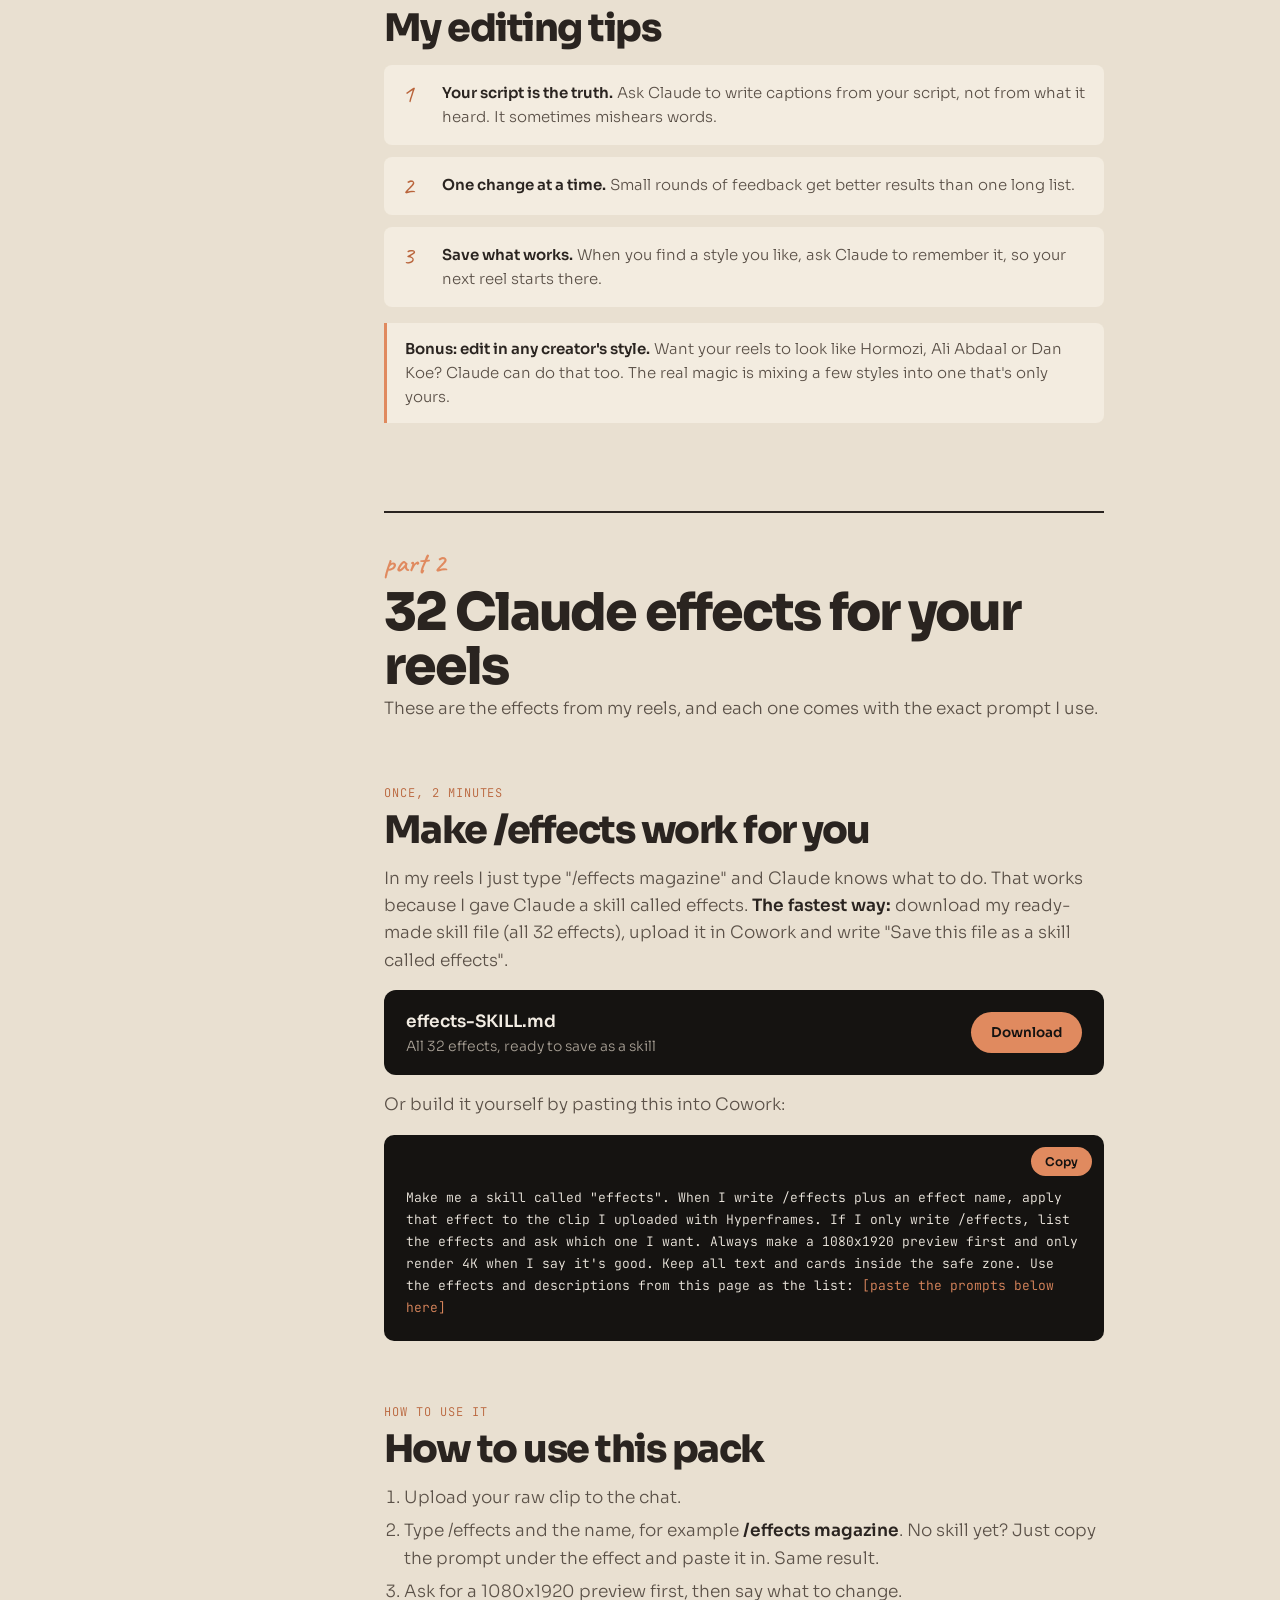
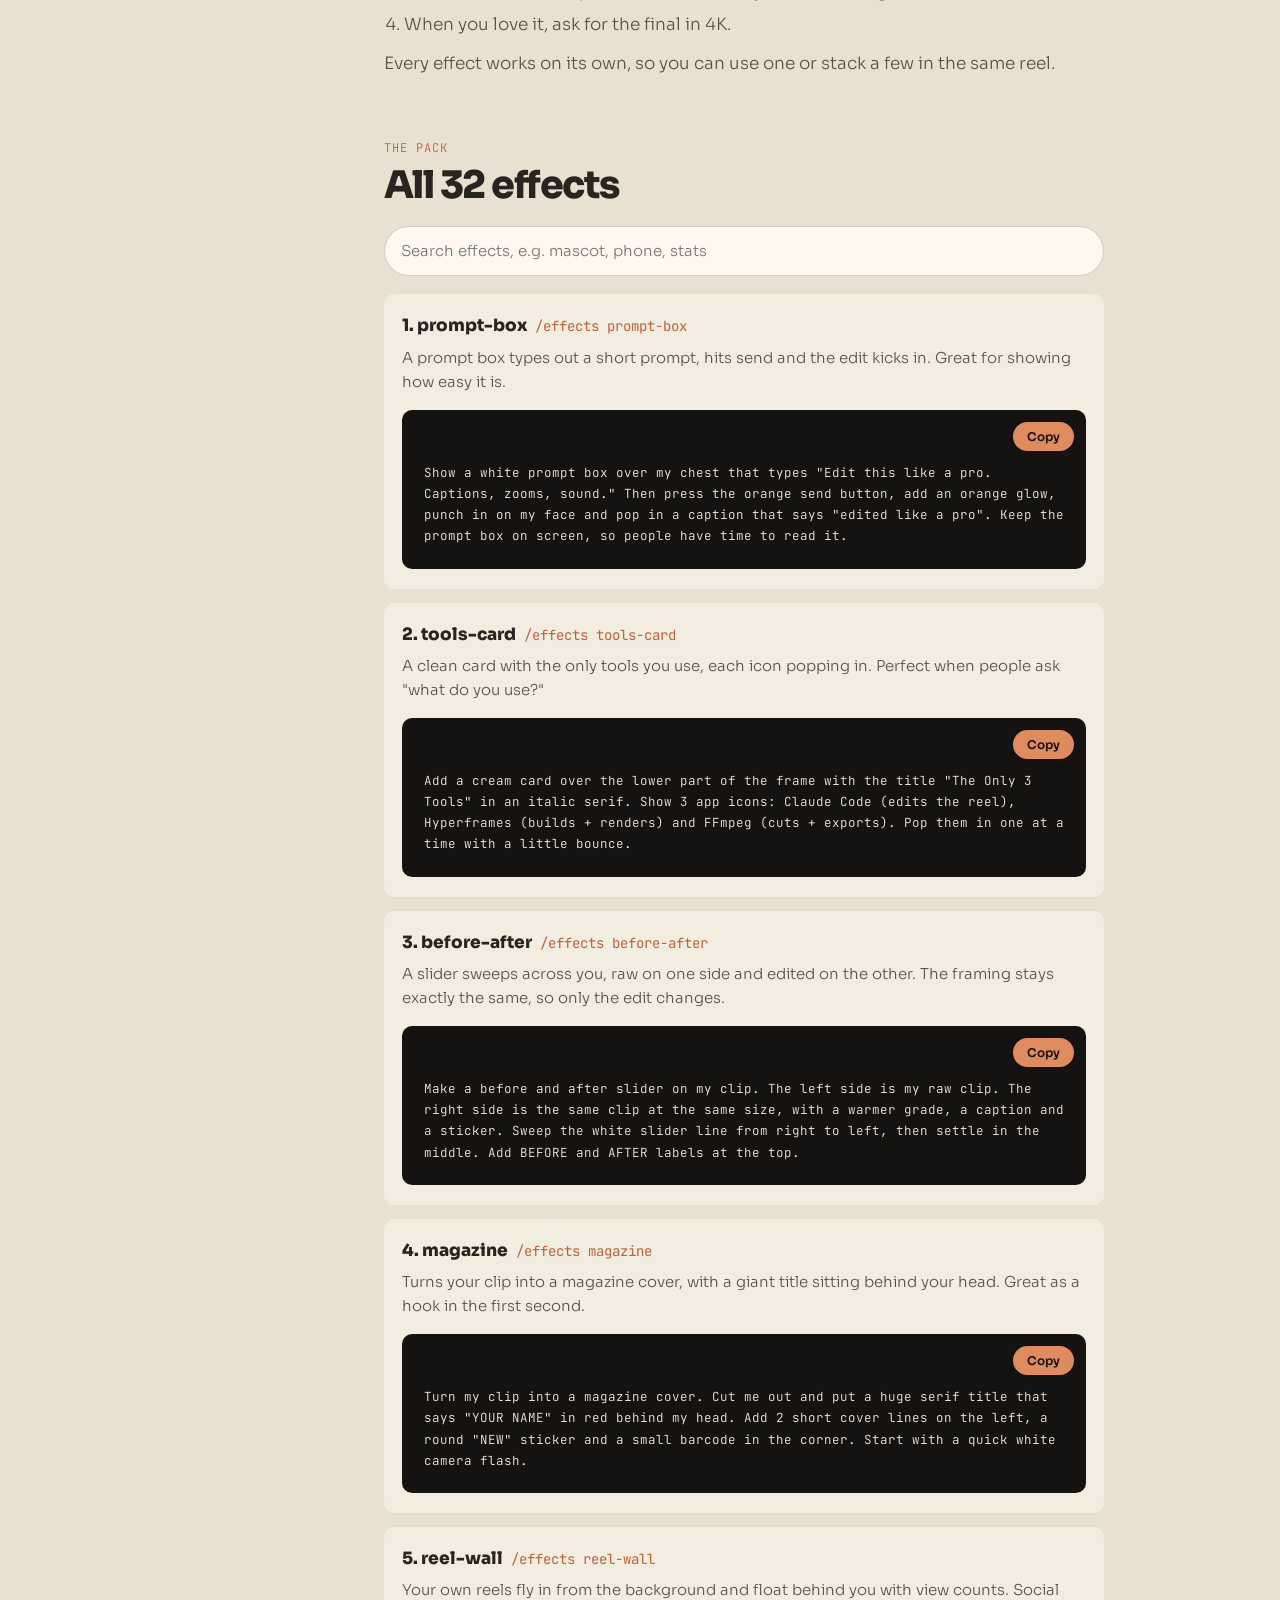
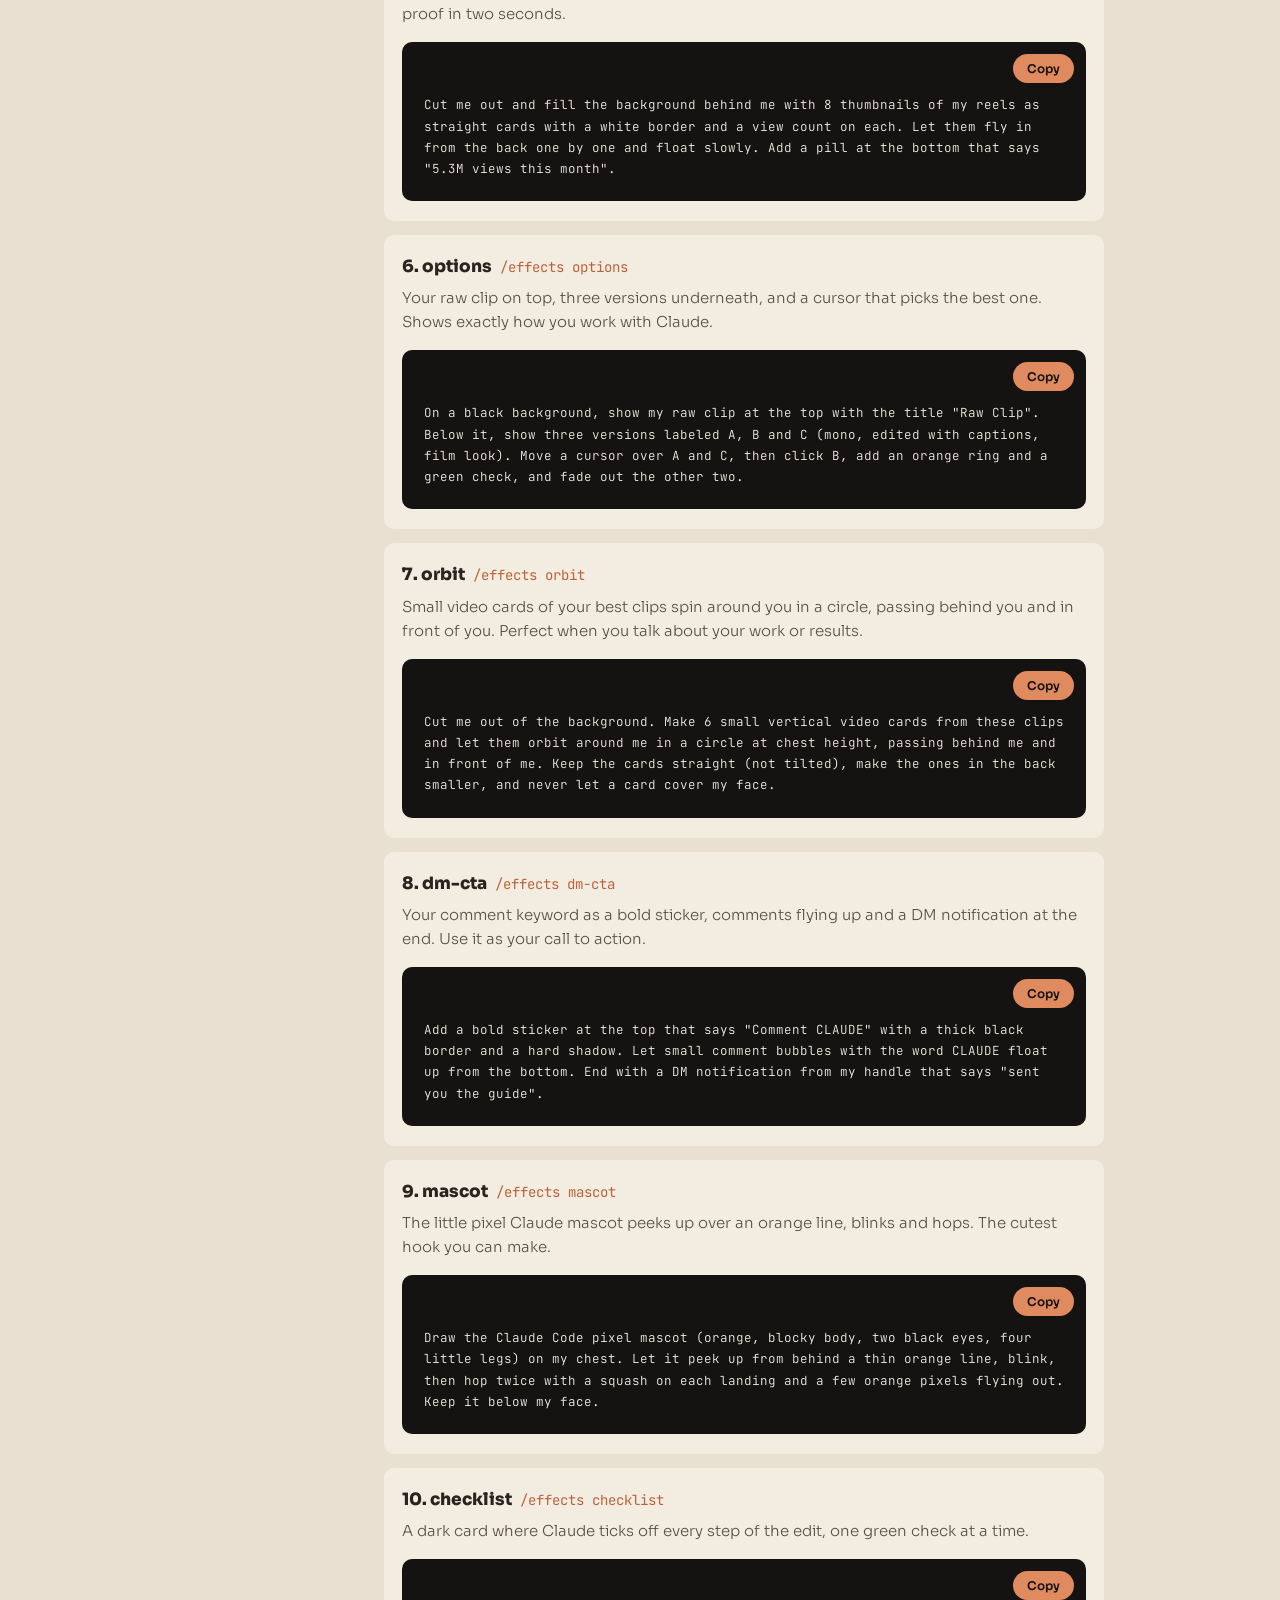
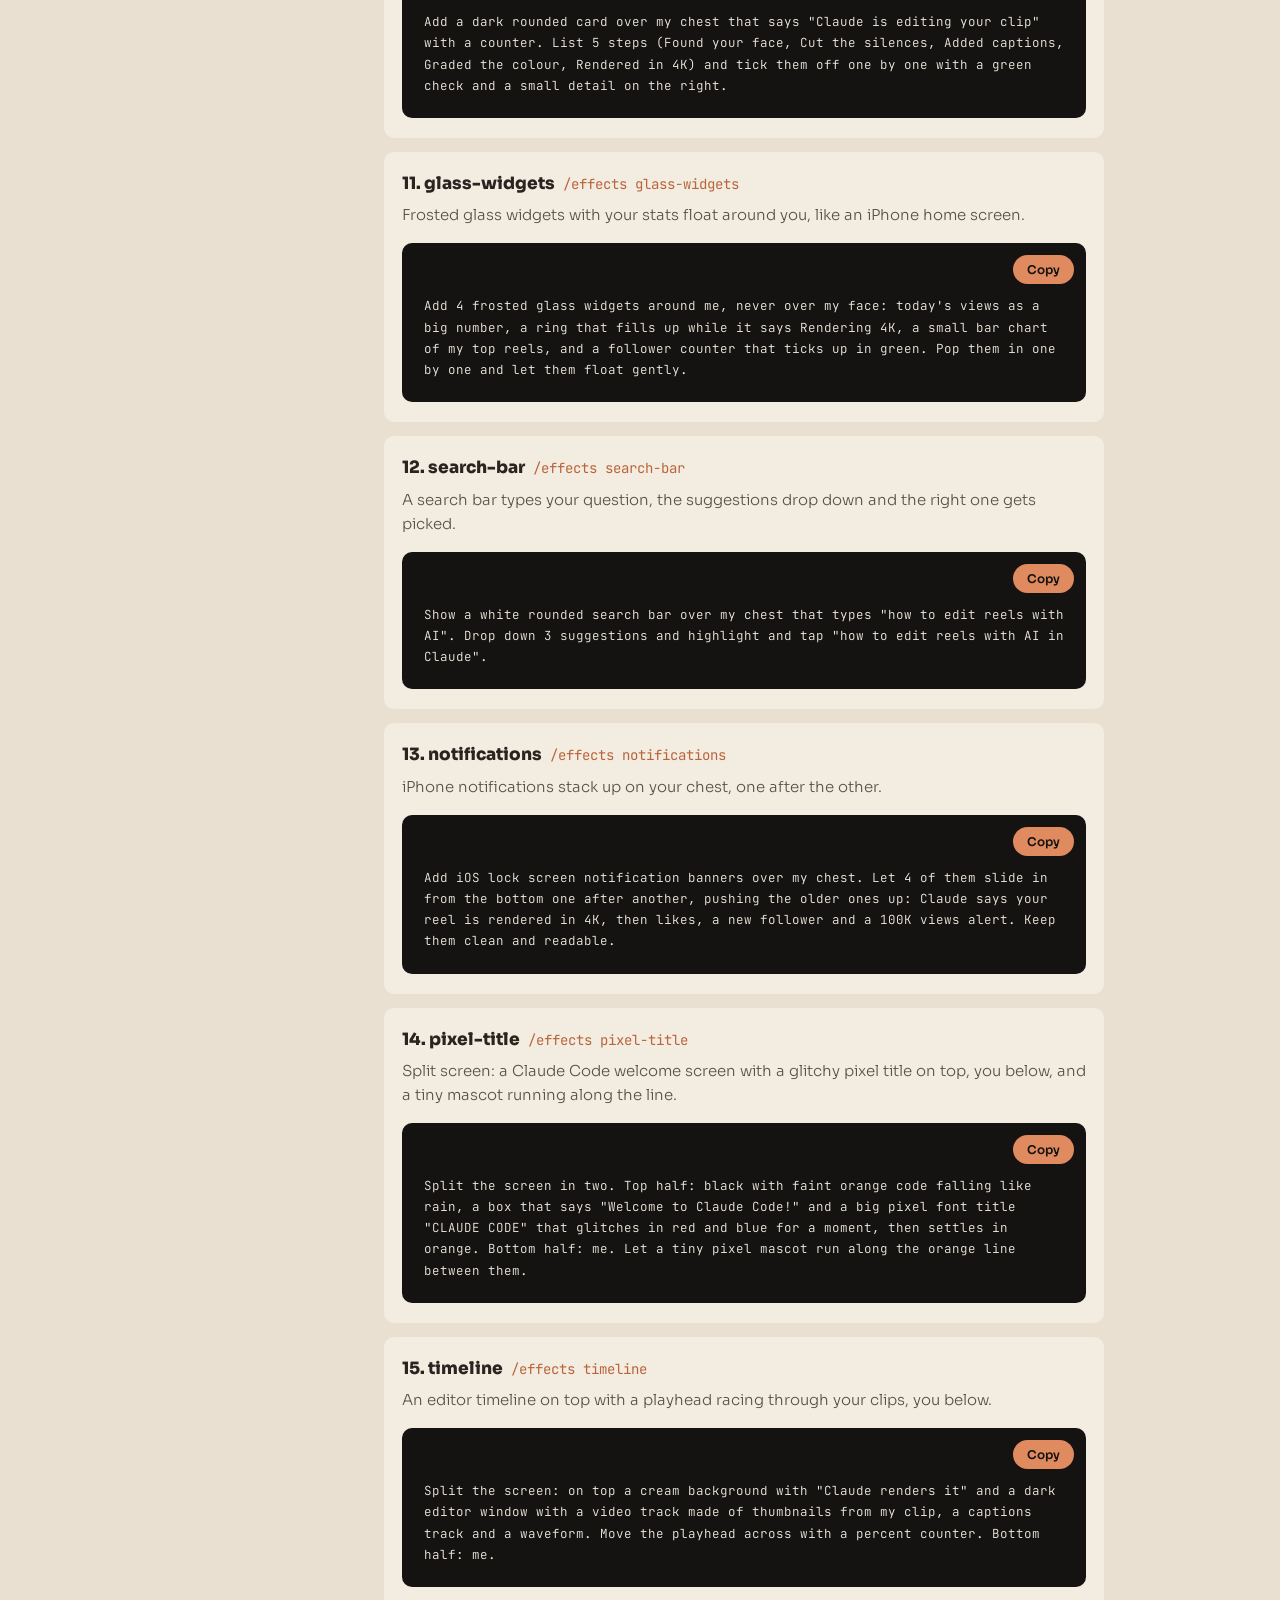
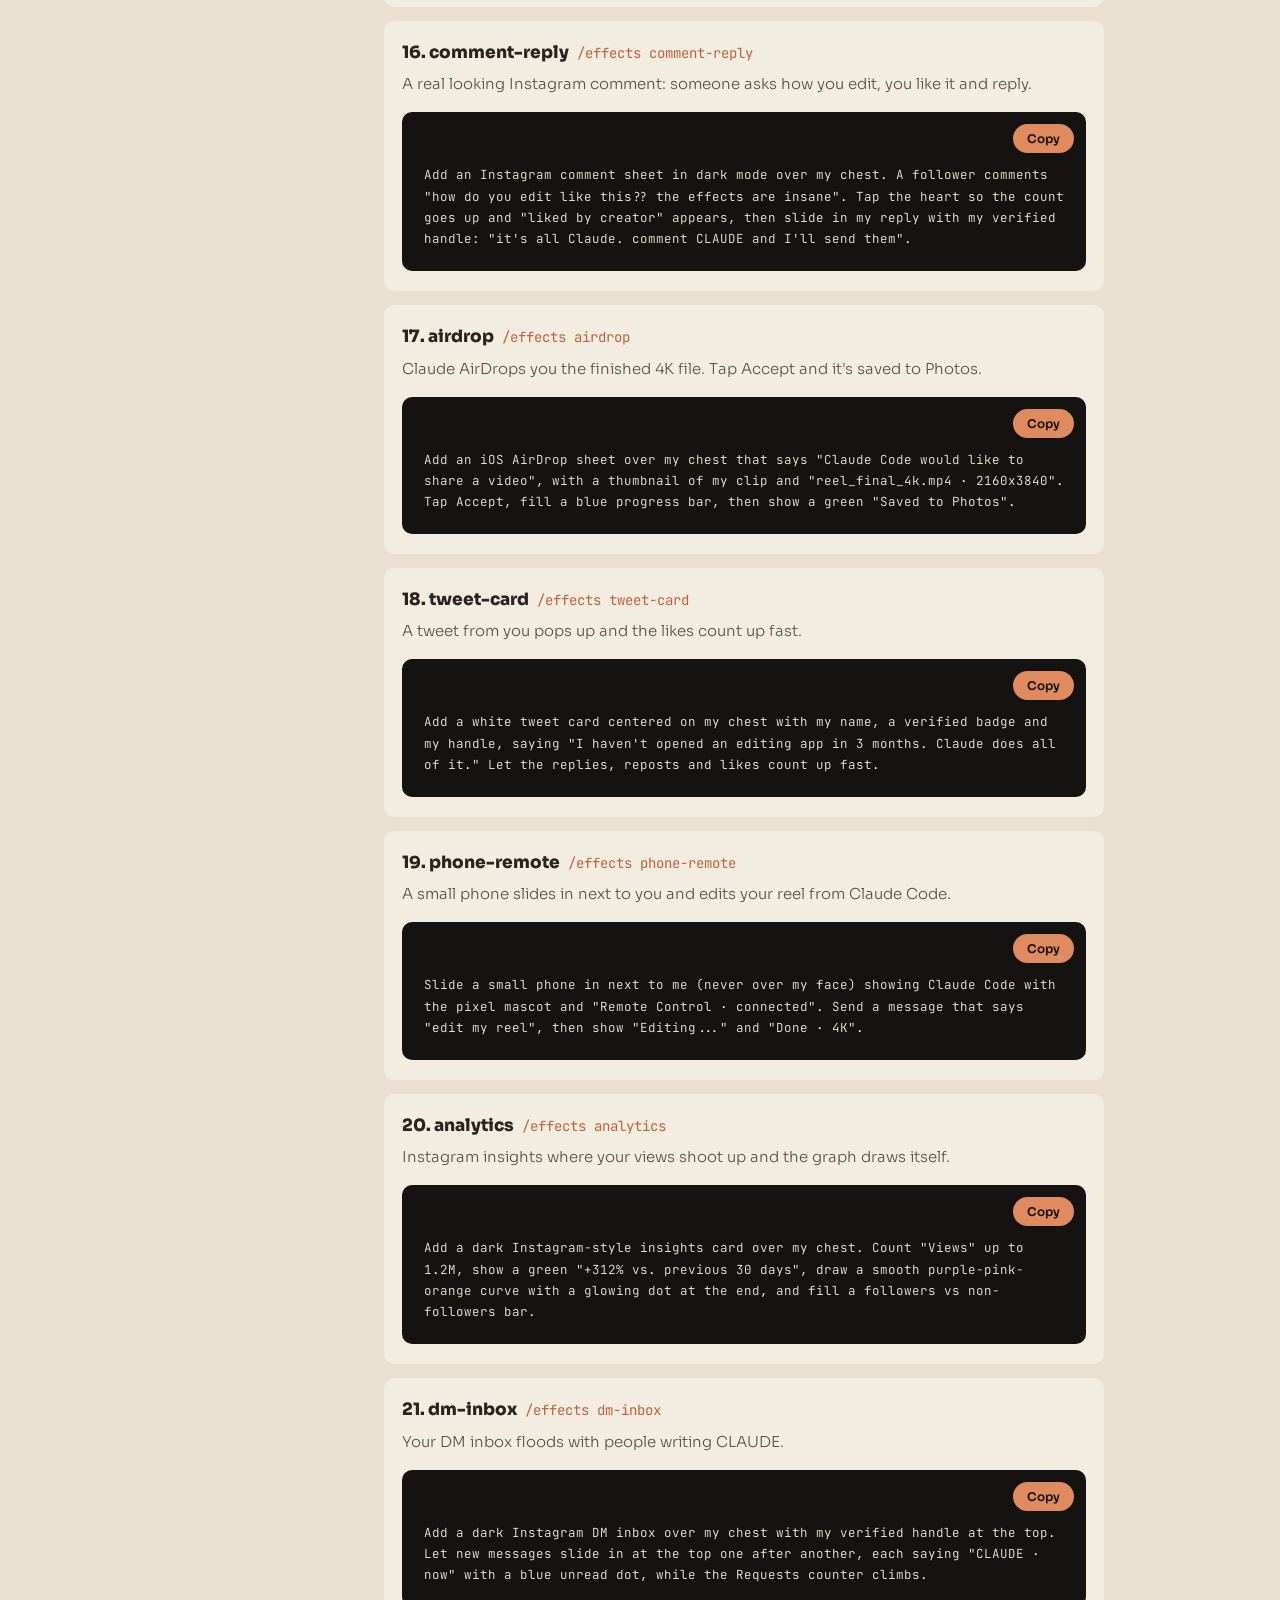
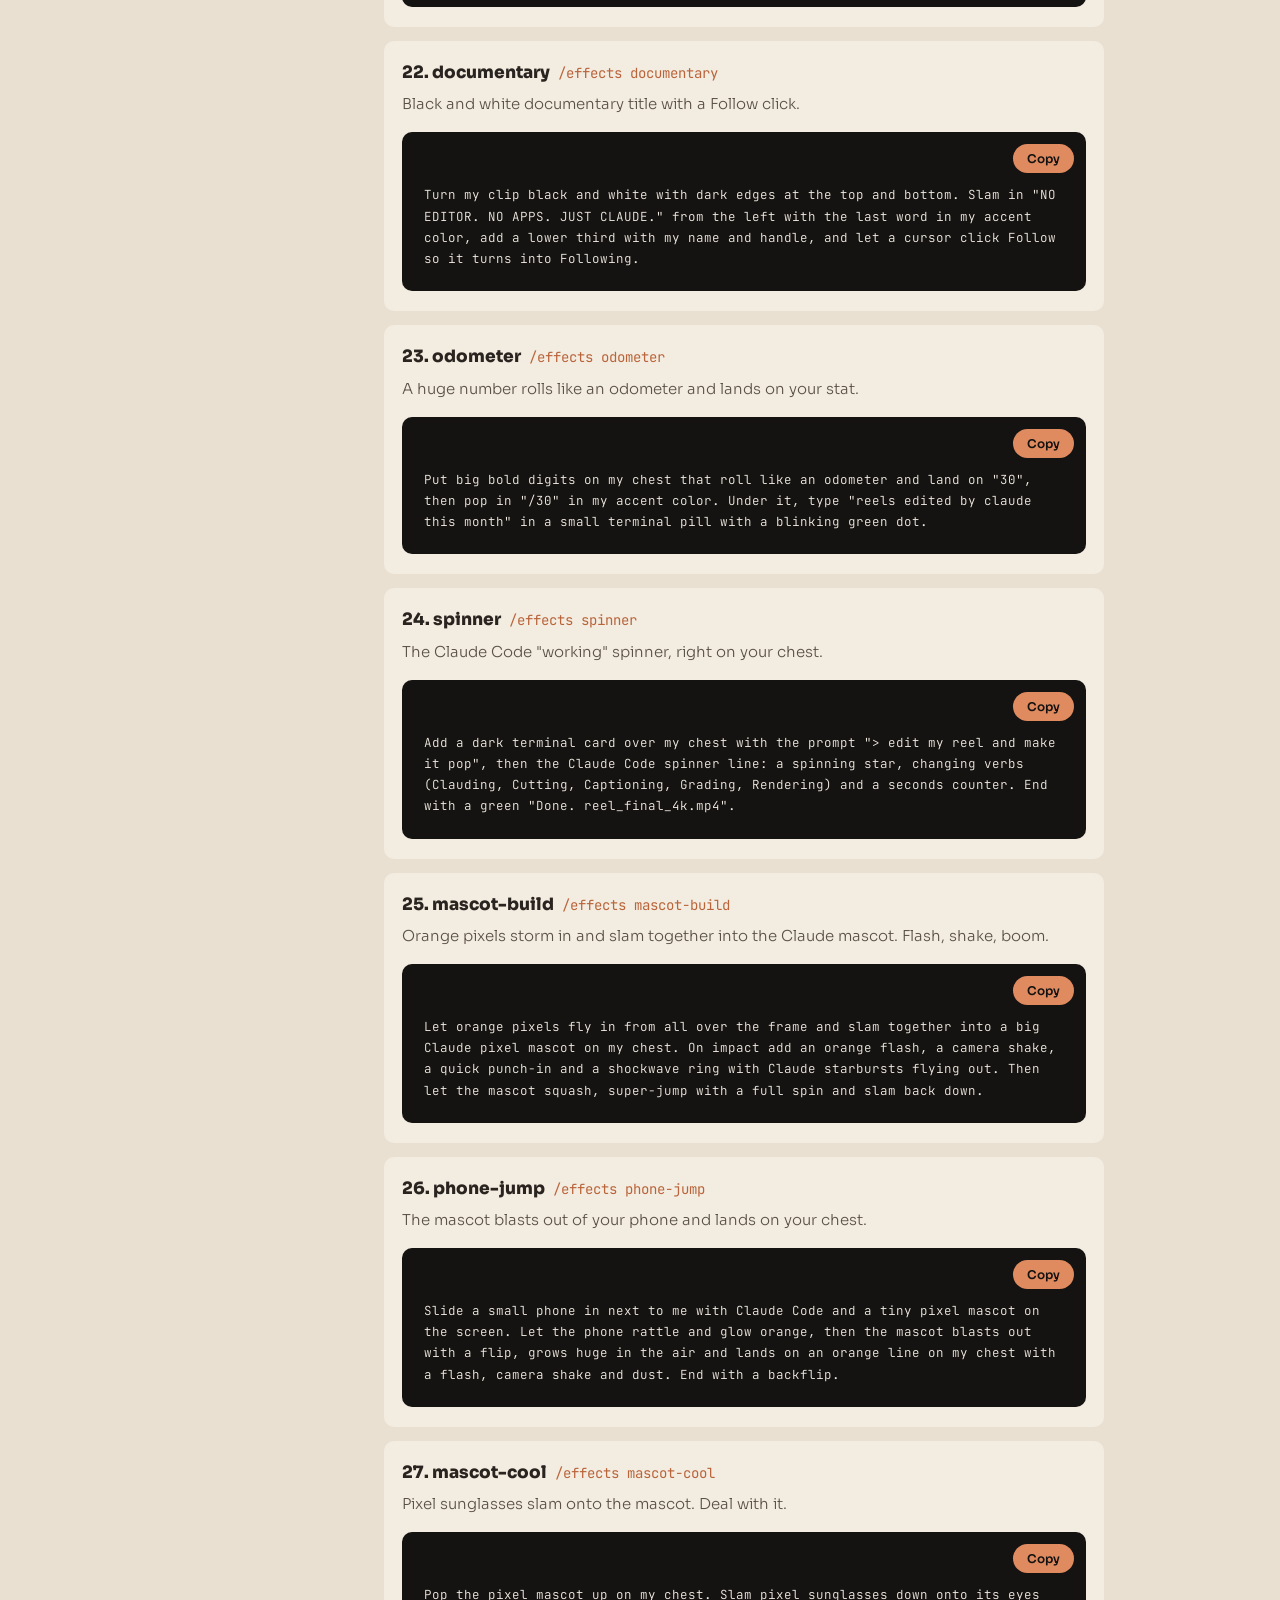
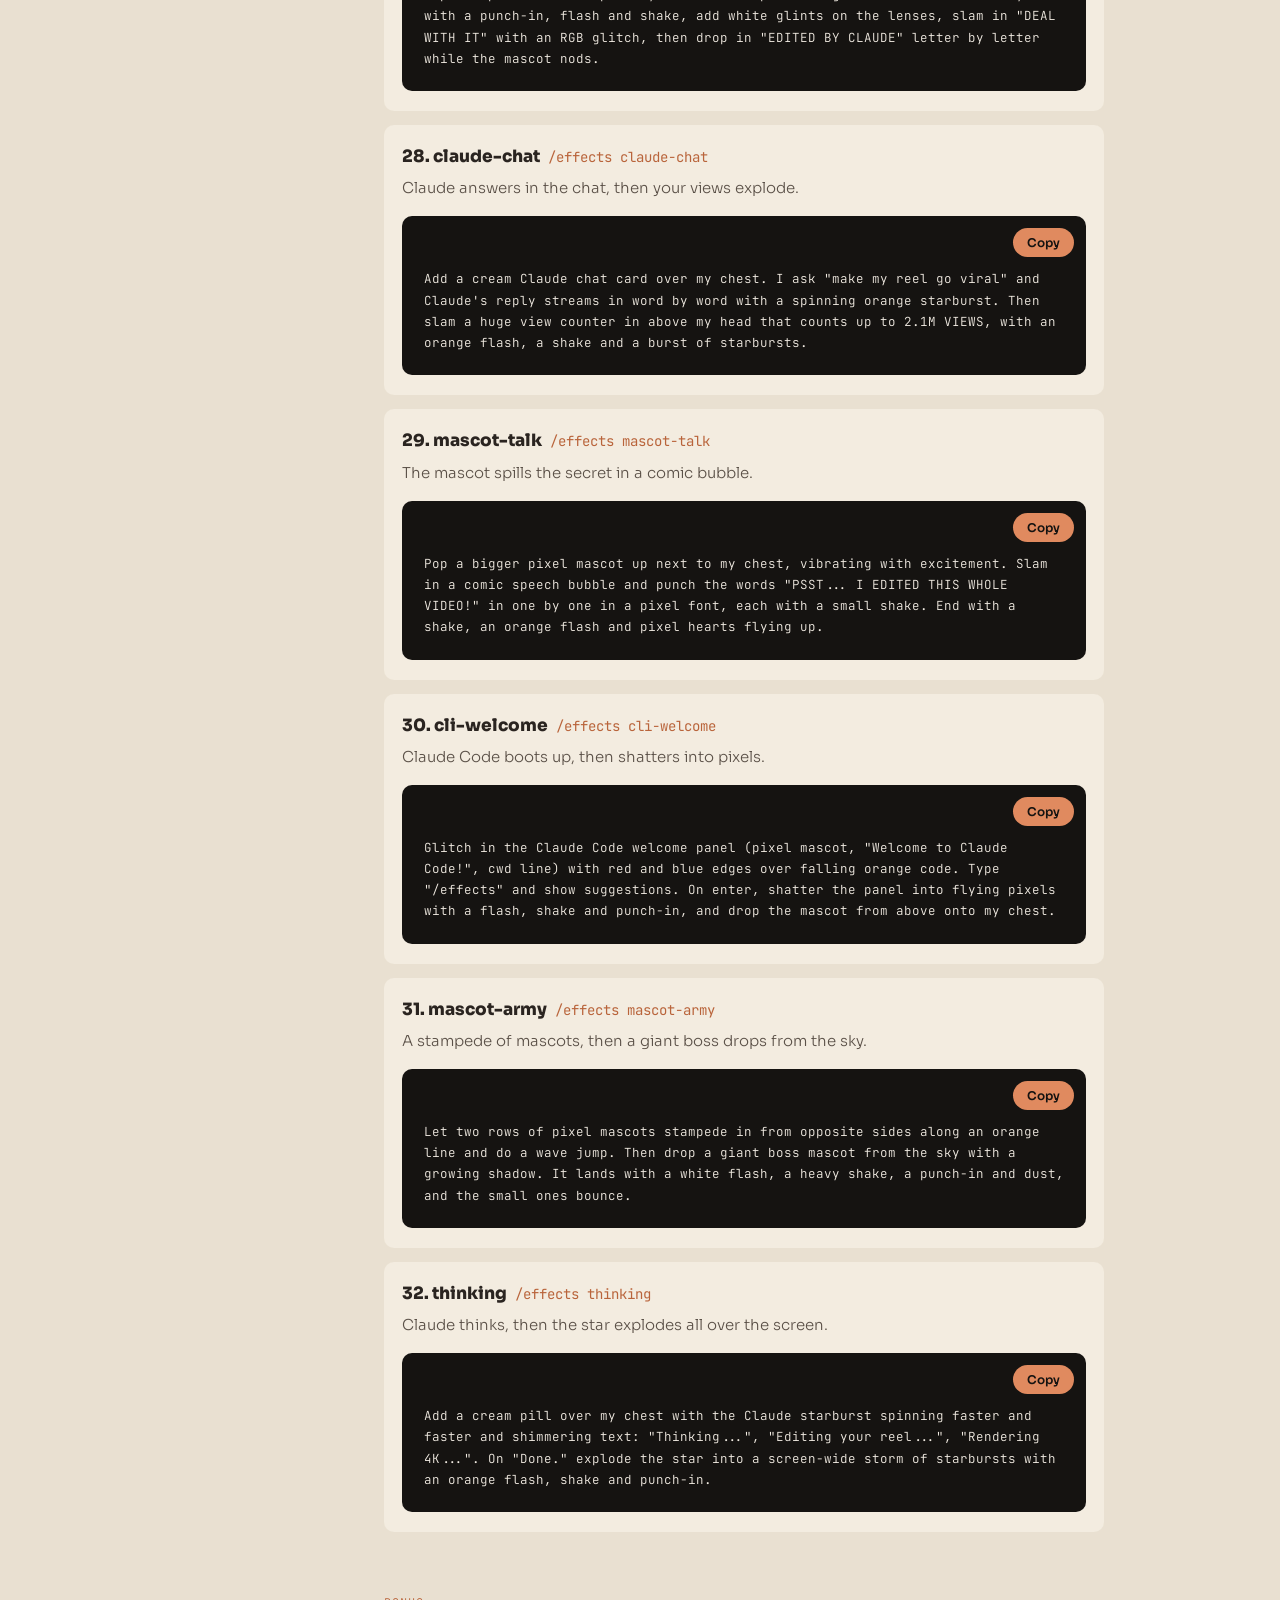
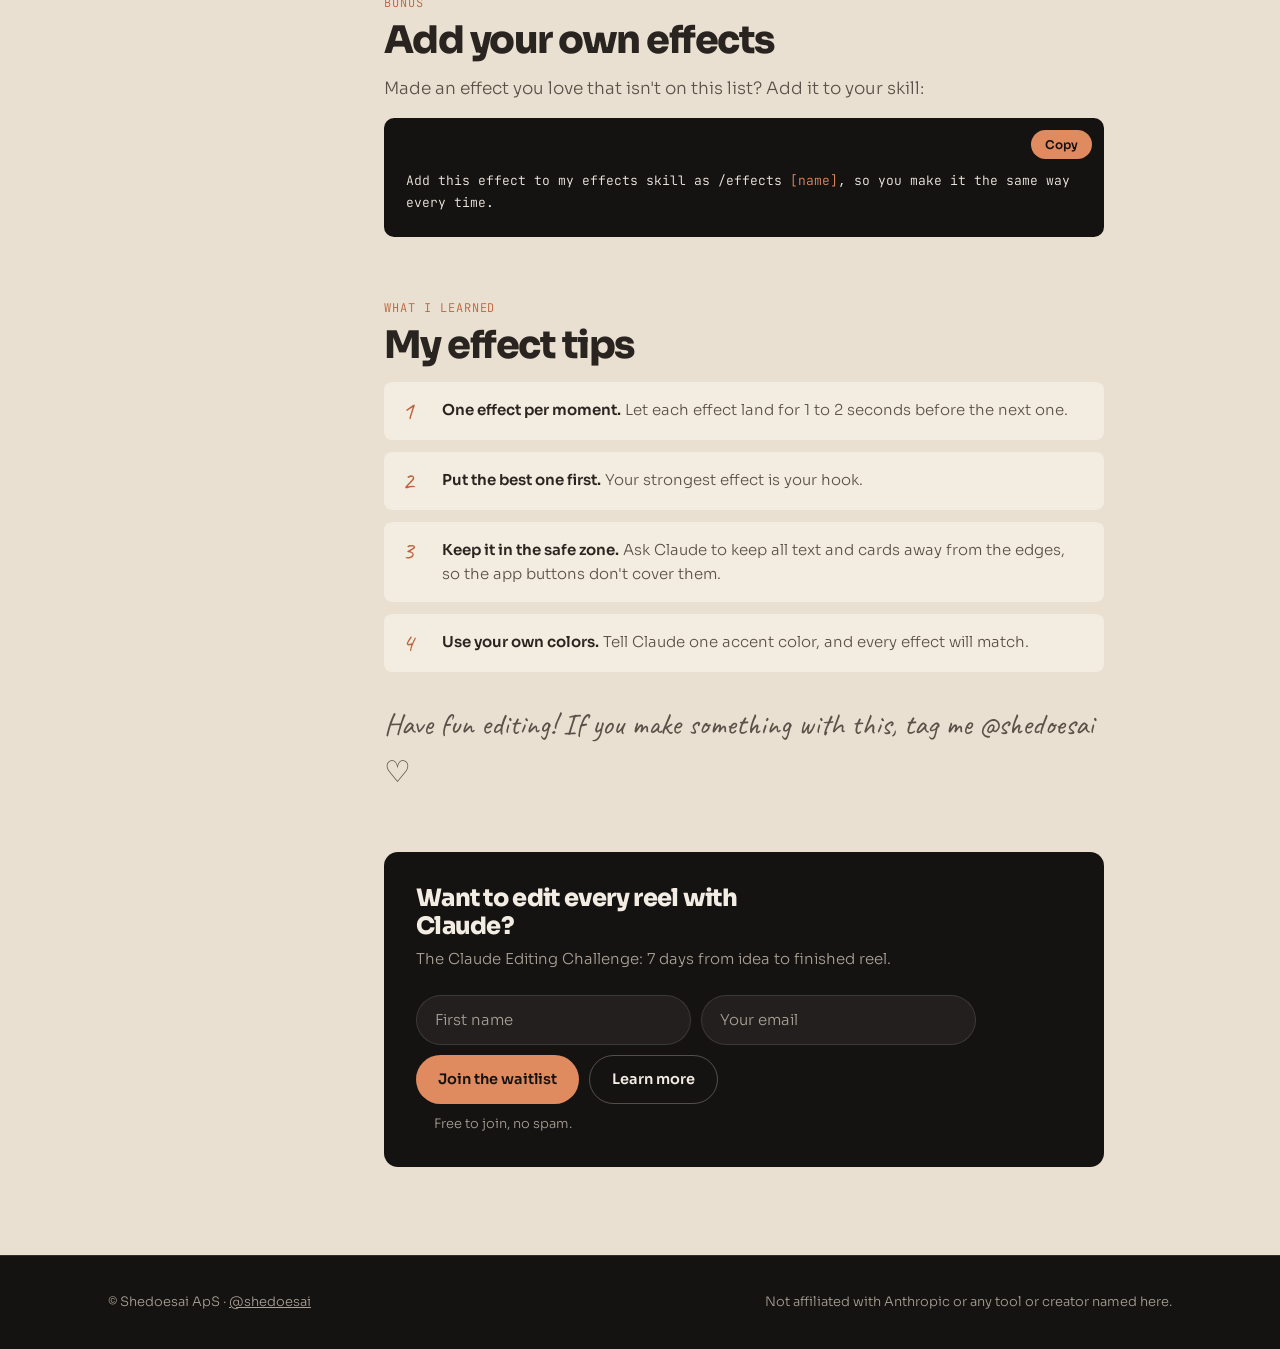
<file: guides/claude-effects.html>
<!DOCTYPE html>
<html lang="en">
<head>
<meta charset="utf-8">
<meta name="viewport" content="width=device-width,initial-scale=1">
<title>Edit your reels with Claude + 32 effects · shedoesai</title>
<meta name="description" content="How I get Claude to edit my reels (cuts, captions, effects) plus my full pack of 32 effects, each with the exact prompt.">
<meta property="og:title" content="Edit your reels with Claude + 32 effects">
<meta property="og:description" content="How I get Claude to edit my reels (cuts, captions, effects) plus my full pack of 32 effects, each with the exact prompt.">

<link rel="preconnect" href="https://fonts.googleapis.com">
<link rel="preconnect" href="https://fonts.gstatic.com" crossorigin>
<link href="https://fonts.googleapis.com/css2?family=Sora:wght@300;400;600;800&family=Caveat:wght@600;700&family=JetBrains+Mono:wght@400&display=swap" rel="stylesheet">
<link rel="stylesheet" href="/guides/guides.css">
</head>
<body>
<nav><div class="wrap">
  <a class="logo" href="/guides"><b>shedoesai</b><span class="mono hide-sm">Free guides</span></a>
  <div class="navlinks">
    <a class="plain on" href="/guides">Guides</a>
    <a class="plain" href="/editing">The Claude Editing Challenge</a>
    <a class="pill" href="/editing#join">Join the waitlist</a>
  </div>
</div></nav>
<div class="wrap crumb"><a href="/guides">← All free guides</a></div>
<header class="wrap ghero">
  <div><span class="badge"><i></i>Free guide</span><h1>Edit your reels with Claude + 32 effects</h1><p class="lead">This is everything I use to edit my reels with Claude, in one guide. <b>Part 1</b> shows exactly how I get Claude to edit a raw clip: cuts, captions and effects. No coding, no terminal. <b>Part 2</b> is my full effects pack: 32 effects from my reels, each with the exact prompt I use.</p><div class="facts"><span class="badge">✂️ Claude + Hyperframes</span><span class="badge">✨ 32 effects</span><span class="badge">🧩 Free skill file</span></div></div>
  <figure class="polaroid"><span class="tape"></span><img src="/guides/assets/claude-effects-cover.jpg" alt="Gunhild in her studio"><figcaption class="cap">edited by Claude</figcaption></figure>
</header>
<section class="paper"><div class="wrap body">
  <aside class="toc"><span class="mono">In this guide</span><a href="#need">What you need</a><a href="#part1">Part 1: Edit with Claude</a><a href="#s1">Start a project for your reels</a><a href="#s2">Let Claude set up Hyperframes</a><a href="#s3">Upload your video and script</a><a href="#s4">Add effects</a><a href="#s5">Give feedback, then get the final</a><a href="#tips1">My editing tips</a><a href="#part2">Part 2: 32 effects</a><a href="#skill">Make /effects work for you</a><a href="#how">How to use this pack</a><a href="#effects">All 32 effects</a><a href="#own">Add your own effects</a><a href="#tips">My effect tips</a></aside>
  <article class="content"><div id="need" class="step"><span class="num">Before you start</span><h2>What you need</h2><div class="need"><div><b>A paid Claude plan</b>With Cowork, it's in the Claude app.</div><div><b>One raw clip</b>A talking head clip, straight from your phone is fine.</div></div></div><div id="part1" class="part"><span class="script">part 1</span><h2>Edit your reels with Claude</h2><p>I just chat with Claude in Cowork, like I would with an editor. Here's how.</p></div><div id="s1" class="step"><span class="num">Step 1</span><h2>Start a project for your reels</h2><p>Open Claude, go to Cowork and create a project, for example "My reels". Give each new video its own chat inside the project, so everything stays in one place.</p></div><div id="s2" class="step"><span class="num">Step 2</span><h2>Let Claude set up Hyperframes</h2><p>Hyperframes is the free, open source tool Claude uses to build and render the video. You don't install anything yourself. Just paste this into the chat:</p><div class="prompt"><button class="copy" type="button">Copy</button>Please set up Hyperframes (github.com/heygen-com/hyperframes) and use it to edit my reels.</div><p>Claude takes care of the rest.</p></div><div id="s3" class="step"><span class="num">Step 3</span><h2>Upload your video and script</h2><p>Drop your raw clip into the chat and paste your script. Then send something like this:</p><div class="prompt"><button class="copy" type="button">Copy</button>Edit this into a vertical 9:16 reel. Transcribe it and compare it to my script. Cut out the pauses and bad takes, but keep my reactions. Add small captions written from the script and timed to my voice. Keep all text inside the TikTok and Instagram safe zone. Send me a 1080x1920 version to check.</div><p>Claude cuts, adds captions and sends the video back to you in the chat.</p></div><div id="s4" class="step"><span class="num">Step 4</span><h2>Add effects</h2><p>Now the fun part. Tell Claude which effect you want on which word, for example:</p><div class="prompt"><button class="copy" type="button">Copy</button>When I say &quot;whoa&quot;, put text behind me. When I say &quot;camera shake&quot;, shake the frame. Add a zoom at every jump cut. Use one accent color: orange.</div><p>The more specific you are about the word and the moment, the better it lands. Want ready-made effects? That's Part 2.</p></div><div id="s5" class="step"><span class="num">Step 5</span><h2>Give feedback, then get the final</h2><p>Watch it and just say what to change, like "captions a bit smaller" or "move the logo earlier". Ask for a new numbered version each time (v1, v2, v3) so you can always go back.</p><p>When you love it, say:</p><div class="prompt"><button class="copy" type="button">Copy</button>Looks great, send me the final in 4K.</div><p>Download, post, done.</p></div><div id="tips1" class="step"><span class="num">My editing tips</span><h2>My editing tips</h2><div class="tips"><div class="tip"><span>1</span><div><b>Your script is the truth.</b> Ask Claude to write captions from your script, not from what it heard. It sometimes mishears words.</div></div><div class="tip"><span>2</span><div><b>One change at a time.</b> Small rounds of feedback get better results than one long list.</div></div><div class="tip"><span>3</span><div><b>Save what works.</b> When you find a style you like, ask Claude to remember it, so your next reel starts there.</div></div></div><div class="note"><b>Bonus: edit in any creator's style.</b> Want your reels to look like Hormozi, Ali Abdaal or Dan Koe? Claude can do that too. The real magic is mixing a few styles into one that's only yours.</div></div><div id="part2" class="part"><span class="script">part 2</span><h2>32 Claude effects for your reels</h2><p>These are the effects from my reels, and each one comes with the exact prompt I use.</p></div><div id="skill" class="step"><span class="num">Once, 2 minutes</span><h2>Make /effects work for you</h2><p>In my reels I just type "/effects magazine" and Claude knows what to do. That works because I gave Claude a skill called effects. <b>The fastest way:</b> download my ready-made skill file (all 32 effects), upload it in Cowork and write "Save this file as a skill called effects".</p><div class="dl"><div><b>effects-SKILL.md</b><span>All 32 effects, ready to save as a skill</span></div><a class="pill" href="/guides/assets/effects-SKILL.md" download>Download</a></div><p>Or build it yourself by pasting this into Cowork:</p><div class="prompt"><button class="copy" type="button">Copy</button>Make me a skill called &quot;effects&quot;. When I write /effects plus an effect name, apply that effect to the clip I uploaded with Hyperframes. If I only write /effects, list the effects and ask which one I want. Always make a 1080x1920 preview first and only render 4K when I say it&#x27;s good. Keep all text and cards inside the safe zone. Use the effects and descriptions from this page as the list: <span class="hl">[paste the prompts below here]</span></div></div><div id="how" class="step"><span class="num">How to use it</span><h2>How to use this pack</h2><ol><li>Upload your raw clip to the chat.</li><li>Type /effects and the name, for example <b>/effects magazine</b>. No skill yet? Just copy the prompt under the effect and paste it in. Same result.</li><li>Ask for a 1080x1920 preview first, then say what to change.</li><li>When you love it, ask for the final in 4K.</li></ol><p>Every effect works on its own, so you can use one or stack a few in the same reel.</p></div><div id="effects" class="step"><span class="num">The pack</span><h2>All 32 effects</h2><input id="fxsearch" class="fxsearch" type="search" placeholder="Search effects, e.g. mascot, phone, stats"><div class="fx"><div class="fxc"><h3><b>1. prompt-box</b>/effects prompt-box</h3><p>A prompt box types out a short prompt, hits send and the edit kicks in. Great for showing how easy it is.</p><div class="prompt"><button class="copy" type="button">Copy</button>Show a white prompt box over my chest that types &quot;Edit this like a pro. Captions, zooms, sound.&quot; Then press the orange send button, add an orange glow, punch in on my face and pop in a caption that says &quot;edited like a pro&quot;. Keep the prompt box on screen, so people have time to read it.</div></div><div class="fxc"><h3><b>2. tools-card</b>/effects tools-card</h3><p>A clean card with the only tools you use, each icon popping in. Perfect when people ask &quot;what do you use?&quot;</p><div class="prompt"><button class="copy" type="button">Copy</button>Add a cream card over the lower part of the frame with the title &quot;The Only 3 Tools&quot; in an italic serif. Show 3 app icons: Claude Code (edits the reel), Hyperframes (builds + renders) and FFmpeg (cuts + exports). Pop them in one at a time with a little bounce.</div></div><div class="fxc"><h3><b>3. before-after</b>/effects before-after</h3><p>A slider sweeps across you, raw on one side and edited on the other. The framing stays exactly the same, so only the edit changes.</p><div class="prompt"><button class="copy" type="button">Copy</button>Make a before and after slider on my clip. The left side is my raw clip. The right side is the same clip at the same size, with a warmer grade, a caption and a sticker. Sweep the white slider line from right to left, then settle in the middle. Add BEFORE and AFTER labels at the top.</div></div><div class="fxc"><h3><b>4. magazine</b>/effects magazine</h3><p>Turns your clip into a magazine cover, with a giant title sitting behind your head. Great as a hook in the first second.</p><div class="prompt"><button class="copy" type="button">Copy</button>Turn my clip into a magazine cover. Cut me out and put a huge serif title that says &quot;YOUR NAME&quot; in red behind my head. Add 2 short cover lines on the left, a round &quot;NEW&quot; sticker and a small barcode in the corner. Start with a quick white camera flash.</div></div><div class="fxc"><h3><b>5. reel-wall</b>/effects reel-wall</h3><p>Your own reels fly in from the background and float behind you with view counts. Social proof in two seconds.</p><div class="prompt"><button class="copy" type="button">Copy</button>Cut me out and fill the background behind me with 8 thumbnails of my reels as straight cards with a white border and a view count on each. Let them fly in from the back one by one and float slowly. Add a pill at the bottom that says &quot;5.3M views this month&quot;.</div></div><div class="fxc"><h3><b>6. options</b>/effects options</h3><p>Your raw clip on top, three versions underneath, and a cursor that picks the best one. Shows exactly how you work with Claude.</p><div class="prompt"><button class="copy" type="button">Copy</button>On a black background, show my raw clip at the top with the title &quot;Raw Clip&quot;. Below it, show three versions labeled A, B and C (mono, edited with captions, film look). Move a cursor over A and C, then click B, add an orange ring and a green check, and fade out the other two.</div></div><div class="fxc"><h3><b>7. orbit</b>/effects orbit</h3><p>Small video cards of your best clips spin around you in a circle, passing behind you and in front of you. Perfect when you talk about your work or results.</p><div class="prompt"><button class="copy" type="button">Copy</button>Cut me out of the background. Make 6 small vertical video cards from these clips and let them orbit around me in a circle at chest height, passing behind me and in front of me. Keep the cards straight (not tilted), make the ones in the back smaller, and never let a card cover my face.</div></div><div class="fxc"><h3><b>8. dm-cta</b>/effects dm-cta</h3><p>Your comment keyword as a bold sticker, comments flying up and a DM notification at the end. Use it as your call to action.</p><div class="prompt"><button class="copy" type="button">Copy</button>Add a bold sticker at the top that says &quot;Comment CLAUDE&quot; with a thick black border and a hard shadow. Let small comment bubbles with the word CLAUDE float up from the bottom. End with a DM notification from my handle that says &quot;sent you the guide&quot;.</div></div><div class="fxc"><h3><b>9. mascot</b>/effects mascot</h3><p>The little pixel Claude mascot peeks up over an orange line, blinks and hops. The cutest hook you can make.</p><div class="prompt"><button class="copy" type="button">Copy</button>Draw the Claude Code pixel mascot (orange, blocky body, two black eyes, four little legs) on my chest. Let it peek up from behind a thin orange line, blink, then hop twice with a squash on each landing and a few orange pixels flying out. Keep it below my face.</div></div><div class="fxc"><h3><b>10. checklist</b>/effects checklist</h3><p>A dark card where Claude ticks off every step of the edit, one green check at a time.</p><div class="prompt"><button class="copy" type="button">Copy</button>Add a dark rounded card over my chest that says &quot;Claude is editing your clip&quot; with a counter. List 5 steps (Found your face, Cut the silences, Added captions, Graded the colour, Rendered in 4K) and tick them off one by one with a green check and a small detail on the right.</div></div><div class="fxc"><h3><b>11. glass-widgets</b>/effects glass-widgets</h3><p>Frosted glass widgets with your stats float around you, like an iPhone home screen.</p><div class="prompt"><button class="copy" type="button">Copy</button>Add 4 frosted glass widgets around me, never over my face: today&#x27;s views as a big number, a ring that fills up while it says Rendering 4K, a small bar chart of my top reels, and a follower counter that ticks up in green. Pop them in one by one and let them float gently.</div></div><div class="fxc"><h3><b>12. search-bar</b>/effects search-bar</h3><p>A search bar types your question, the suggestions drop down and the right one gets picked.</p><div class="prompt"><button class="copy" type="button">Copy</button>Show a white rounded search bar over my chest that types &quot;how to edit reels with AI&quot;. Drop down 3 suggestions and highlight and tap &quot;how to edit reels with AI in Claude&quot;.</div></div><div class="fxc"><h3><b>13. notifications</b>/effects notifications</h3><p>iPhone notifications stack up on your chest, one after the other.</p><div class="prompt"><button class="copy" type="button">Copy</button>Add iOS lock screen notification banners over my chest. Let 4 of them slide in from the bottom one after another, pushing the older ones up: Claude says your reel is rendered in 4K, then likes, a new follower and a 100K views alert. Keep them clean and readable.</div></div><div class="fxc"><h3><b>14. pixel-title</b>/effects pixel-title</h3><p>Split screen: a Claude Code welcome screen with a glitchy pixel title on top, you below, and a tiny mascot running along the line.</p><div class="prompt"><button class="copy" type="button">Copy</button>Split the screen in two. Top half: black with faint orange code falling like rain, a box that says &quot;Welcome to Claude Code!&quot; and a big pixel font title &quot;CLAUDE CODE&quot; that glitches in red and blue for a moment, then settles in orange. Bottom half: me. Let a tiny pixel mascot run along the orange line between them.</div></div><div class="fxc"><h3><b>15. timeline</b>/effects timeline</h3><p>An editor timeline on top with a playhead racing through your clips, you below.</p><div class="prompt"><button class="copy" type="button">Copy</button>Split the screen: on top a cream background with &quot;Claude renders it&quot; and a dark editor window with a video track made of thumbnails from my clip, a captions track and a waveform. Move the playhead across with a percent counter. Bottom half: me.</div></div><div class="fxc"><h3><b>16. comment-reply</b>/effects comment-reply</h3><p>A real looking Instagram comment: someone asks how you edit, you like it and reply.</p><div class="prompt"><button class="copy" type="button">Copy</button>Add an Instagram comment sheet in dark mode over my chest. A follower comments &quot;how do you edit like this?? the effects are insane&quot;. Tap the heart so the count goes up and &quot;liked by creator&quot; appears, then slide in my reply with my verified handle: &quot;it&#x27;s all Claude. comment CLAUDE and I&#x27;ll send them&quot;.</div></div><div class="fxc"><h3><b>17. airdrop</b>/effects airdrop</h3><p>Claude AirDrops you the finished 4K file. Tap Accept and it&#x27;s saved to Photos.</p><div class="prompt"><button class="copy" type="button">Copy</button>Add an iOS AirDrop sheet over my chest that says &quot;Claude Code would like to share a video&quot;, with a thumbnail of my clip and &quot;reel_final_4k.mp4 · 2160x3840&quot;. Tap Accept, fill a blue progress bar, then show a green &quot;Saved to Photos&quot;.</div></div><div class="fxc"><h3><b>18. tweet-card</b>/effects tweet-card</h3><p>A tweet from you pops up and the likes count up fast.</p><div class="prompt"><button class="copy" type="button">Copy</button>Add a white tweet card centered on my chest with my name, a verified badge and my handle, saying &quot;I haven&#x27;t opened an editing app in 3 months. Claude does all of it.&quot; Let the replies, reposts and likes count up fast.</div></div><div class="fxc"><h3><b>19. phone-remote</b>/effects phone-remote</h3><p>A small phone slides in next to you and edits your reel from Claude Code.</p><div class="prompt"><button class="copy" type="button">Copy</button>Slide a small phone in next to me (never over my face) showing Claude Code with the pixel mascot and &quot;Remote Control · connected&quot;. Send a message that says &quot;edit my reel&quot;, then show &quot;Editing...&quot; and &quot;Done · 4K&quot;.</div></div><div class="fxc"><h3><b>20. analytics</b>/effects analytics</h3><p>Instagram insights where your views shoot up and the graph draws itself.</p><div class="prompt"><button class="copy" type="button">Copy</button>Add a dark Instagram-style insights card over my chest. Count &quot;Views&quot; up to 1.2M, show a green &quot;+312% vs. previous 30 days&quot;, draw a smooth purple-pink-orange curve with a glowing dot at the end, and fill a followers vs non-followers bar.</div></div><div class="fxc"><h3><b>21. dm-inbox</b>/effects dm-inbox</h3><p>Your DM inbox floods with people writing CLAUDE.</p><div class="prompt"><button class="copy" type="button">Copy</button>Add a dark Instagram DM inbox over my chest with my verified handle at the top. Let new messages slide in at the top one after another, each saying &quot;CLAUDE · now&quot; with a blue unread dot, while the Requests counter climbs.</div></div><div class="fxc"><h3><b>22. documentary</b>/effects documentary</h3><p>Black and white documentary title with a Follow click.</p><div class="prompt"><button class="copy" type="button">Copy</button>Turn my clip black and white with dark edges at the top and bottom. Slam in &quot;NO EDITOR. NO APPS. JUST CLAUDE.&quot; from the left with the last word in my accent color, add a lower third with my name and handle, and let a cursor click Follow so it turns into Following.</div></div><div class="fxc"><h3><b>23. odometer</b>/effects odometer</h3><p>A huge number rolls like an odometer and lands on your stat.</p><div class="prompt"><button class="copy" type="button">Copy</button>Put big bold digits on my chest that roll like an odometer and land on &quot;30&quot;, then pop in &quot;/30&quot; in my accent color. Under it, type &quot;reels edited by claude this month&quot; in a small terminal pill with a blinking green dot.</div></div><div class="fxc"><h3><b>24. spinner</b>/effects spinner</h3><p>The Claude Code &quot;working&quot; spinner, right on your chest.</p><div class="prompt"><button class="copy" type="button">Copy</button>Add a dark terminal card over my chest with the prompt &quot;&gt; edit my reel and make it pop&quot;, then the Claude Code spinner line: a spinning star, changing verbs (Clauding, Cutting, Captioning, Grading, Rendering) and a seconds counter. End with a green &quot;Done. reel_final_4k.mp4&quot;.</div></div><div class="fxc"><h3><b>25. mascot-build</b>/effects mascot-build</h3><p>Orange pixels storm in and slam together into the Claude mascot. Flash, shake, boom.</p><div class="prompt"><button class="copy" type="button">Copy</button>Let orange pixels fly in from all over the frame and slam together into a big Claude pixel mascot on my chest. On impact add an orange flash, a camera shake, a quick punch-in and a shockwave ring with Claude starbursts flying out. Then let the mascot squash, super-jump with a full spin and slam back down.</div></div><div class="fxc"><h3><b>26. phone-jump</b>/effects phone-jump</h3><p>The mascot blasts out of your phone and lands on your chest.</p><div class="prompt"><button class="copy" type="button">Copy</button>Slide a small phone in next to me with Claude Code and a tiny pixel mascot on the screen. Let the phone rattle and glow orange, then the mascot blasts out with a flip, grows huge in the air and lands on an orange line on my chest with a flash, camera shake and dust. End with a backflip.</div></div><div class="fxc"><h3><b>27. mascot-cool</b>/effects mascot-cool</h3><p>Pixel sunglasses slam onto the mascot. Deal with it.</p><div class="prompt"><button class="copy" type="button">Copy</button>Pop the pixel mascot up on my chest. Slam pixel sunglasses down onto its eyes with a punch-in, flash and shake, add white glints on the lenses, slam in &quot;DEAL WITH IT&quot; with an RGB glitch, then drop in &quot;EDITED BY CLAUDE&quot; letter by letter while the mascot nods.</div></div><div class="fxc"><h3><b>28. claude-chat</b>/effects claude-chat</h3><p>Claude answers in the chat, then your views explode.</p><div class="prompt"><button class="copy" type="button">Copy</button>Add a cream Claude chat card over my chest. I ask &quot;make my reel go viral&quot; and Claude&#x27;s reply streams in word by word with a spinning orange starburst. Then slam a huge view counter in above my head that counts up to 2.1M VIEWS, with an orange flash, a shake and a burst of starbursts.</div></div><div class="fxc"><h3><b>29. mascot-talk</b>/effects mascot-talk</h3><p>The mascot spills the secret in a comic bubble.</p><div class="prompt"><button class="copy" type="button">Copy</button>Pop a bigger pixel mascot up next to my chest, vibrating with excitement. Slam in a comic speech bubble and punch the words &quot;PSST... I EDITED THIS WHOLE VIDEO!&quot; in one by one in a pixel font, each with a small shake. End with a shake, an orange flash and pixel hearts flying up.</div></div><div class="fxc"><h3><b>30. cli-welcome</b>/effects cli-welcome</h3><p>Claude Code boots up, then shatters into pixels.</p><div class="prompt"><button class="copy" type="button">Copy</button>Glitch in the Claude Code welcome panel (pixel mascot, &quot;Welcome to Claude Code!&quot;, cwd line) with red and blue edges over falling orange code. Type &quot;/effects&quot; and show suggestions. On enter, shatter the panel into flying pixels with a flash, shake and punch-in, and drop the mascot from above onto my chest.</div></div><div class="fxc"><h3><b>31. mascot-army</b>/effects mascot-army</h3><p>A stampede of mascots, then a giant boss drops from the sky.</p><div class="prompt"><button class="copy" type="button">Copy</button>Let two rows of pixel mascots stampede in from opposite sides along an orange line and do a wave jump. Then drop a giant boss mascot from the sky with a growing shadow. It lands with a white flash, a heavy shake, a punch-in and dust, and the small ones bounce.</div></div><div class="fxc"><h3><b>32. thinking</b>/effects thinking</h3><p>Claude thinks, then the star explodes all over the screen.</p><div class="prompt"><button class="copy" type="button">Copy</button>Add a cream pill over my chest with the Claude starburst spinning faster and faster and shimmering text: &quot;Thinking...&quot;, &quot;Editing your reel...&quot;, &quot;Rendering 4K...&quot;. On &quot;Done.&quot; explode the star into a screen-wide storm of starbursts with an orange flash, shake and punch-in.</div></div></div></div><div id="own" class="step"><span class="num">Bonus</span><h2>Add your own effects</h2><p>Made an effect you love that isn't on this list? Add it to your skill:</p><div class="prompt"><button class="copy" type="button">Copy</button>Add this effect to my effects skill as /effects <span class="hl">[name]</span>, so you make it the same way every time.</div></div><div id="tips" class="step"><span class="num">What I learned</span><h2>My effect tips</h2><div class="tips"><div class="tip"><span>1</span><div><b>One effect per moment.</b> Let each effect land for 1 to 2 seconds before the next one.</div></div><div class="tip"><span>2</span><div><b>Put the best one first.</b> Your strongest effect is your hook.</div></div><div class="tip"><span>3</span><div><b>Keep it in the safe zone.</b> Ask Claude to keep all text and cards away from the edges, so the app buttons don't cover them.</div></div><div class="tip"><span>4</span><div><b>Use your own colors.</b> Tell Claude one accent color, and every effect will match.</div></div></div></div><p class="signoff">Have fun editing! If you make something with this, tag me @shedoesai ♡</p><div class="waitbox"><div><h3>Want to edit every reel with Claude?</h3><p>The Claude Editing Challenge: 7 days from idea to finished reel.</p></div><form class="wl-inline" novalidate><div class="wl-row"><input name="first_name" type="text" autocomplete="given-name" placeholder="First name" aria-label="First name" required><input name="email" type="email" autocomplete="email" inputmode="email" placeholder="Your email" aria-label="Email" required><button class="pill" type="submit">Join the waitlist</button><a class="pill ghost" href="/editing">Learn more</a></div><div class="hp" aria-hidden="true"><input name="company" type="text" tabindex="-1" autocomplete="off"></div><p class="err" role="alert" hidden></p><p class="fine">Free to join, no spam.</p></form></div></article>
</div></section>
<footer><div class="wrap">
  <span>© Shedoesai ApS · <a href="https://www.instagram.com/shedoesai/">@shedoesai</a></span>
  <span>Not affiliated with Anthropic or any tool or creator named here.</span>
</div></footer>
<script>
document.querySelectorAll('.copy').forEach(btn=>btn.addEventListener('click',()=>{
  const box=btn.parentElement.cloneNode(true);box.querySelectorAll('.copy,.lbl').forEach(n=>n.remove());
  navigator.clipboard.writeText(box.innerText.trim()).then(()=>{btn.textContent='Copied ✓';setTimeout(()=>btn.textContent='Copy',1600)});
}));
document.querySelectorAll('.filters button').forEach(b=>b.addEventListener('click',()=>{
  document.querySelectorAll('.filters button').forEach(x=>x.classList.toggle('on',x===b));
  const f=b.dataset.f;document.querySelectorAll('.card').forEach(c=>c.classList.toggle('hidden',f!=='all'&&!c.dataset.tags.split(' ').includes(f)));
}));
const s=document.getElementById('fxsearch');if(s)s.addEventListener('input',()=>{const q=s.value.toLowerCase();document.querySelectorAll('.fxc').forEach(c=>c.classList.toggle('hidden',!c.innerText.toLowerCase().includes(q)))});
</script>
<script src="/guides/waitlist.js" defer></script>
</body>
</html>
</file>
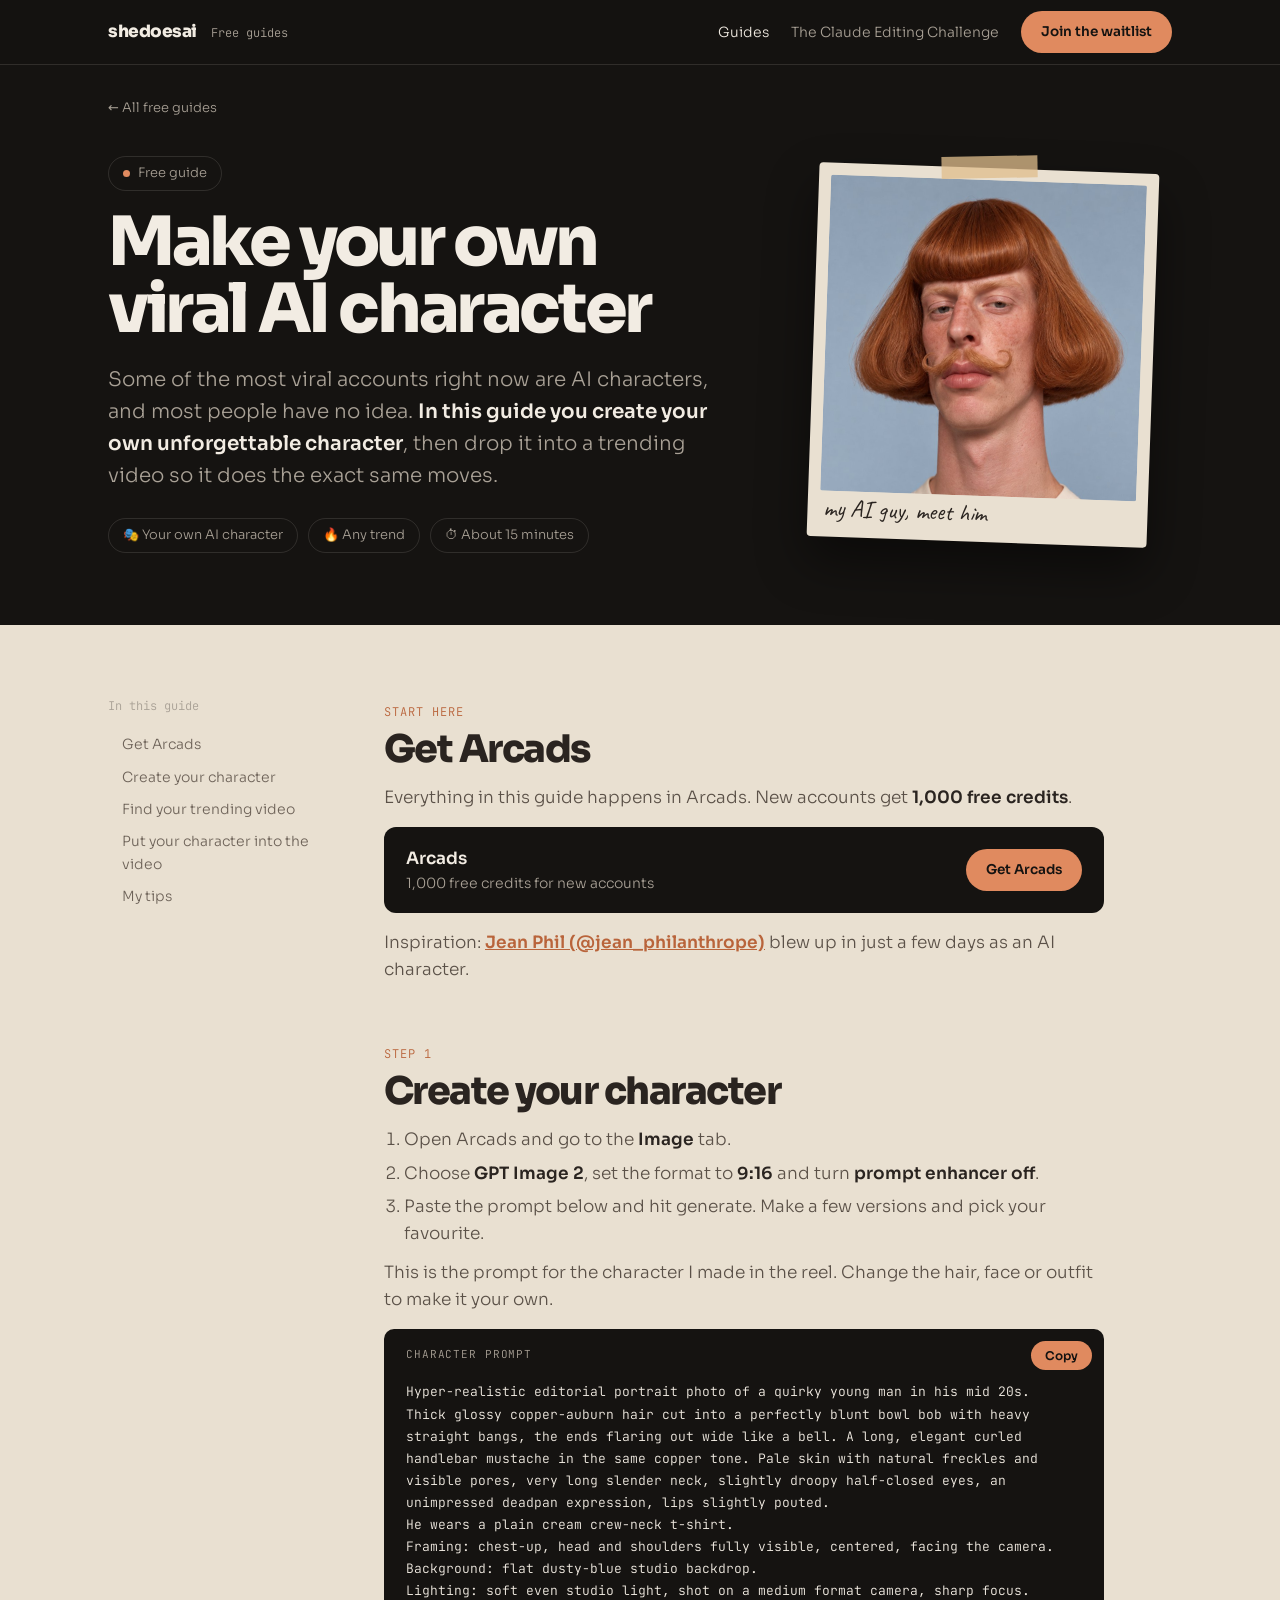
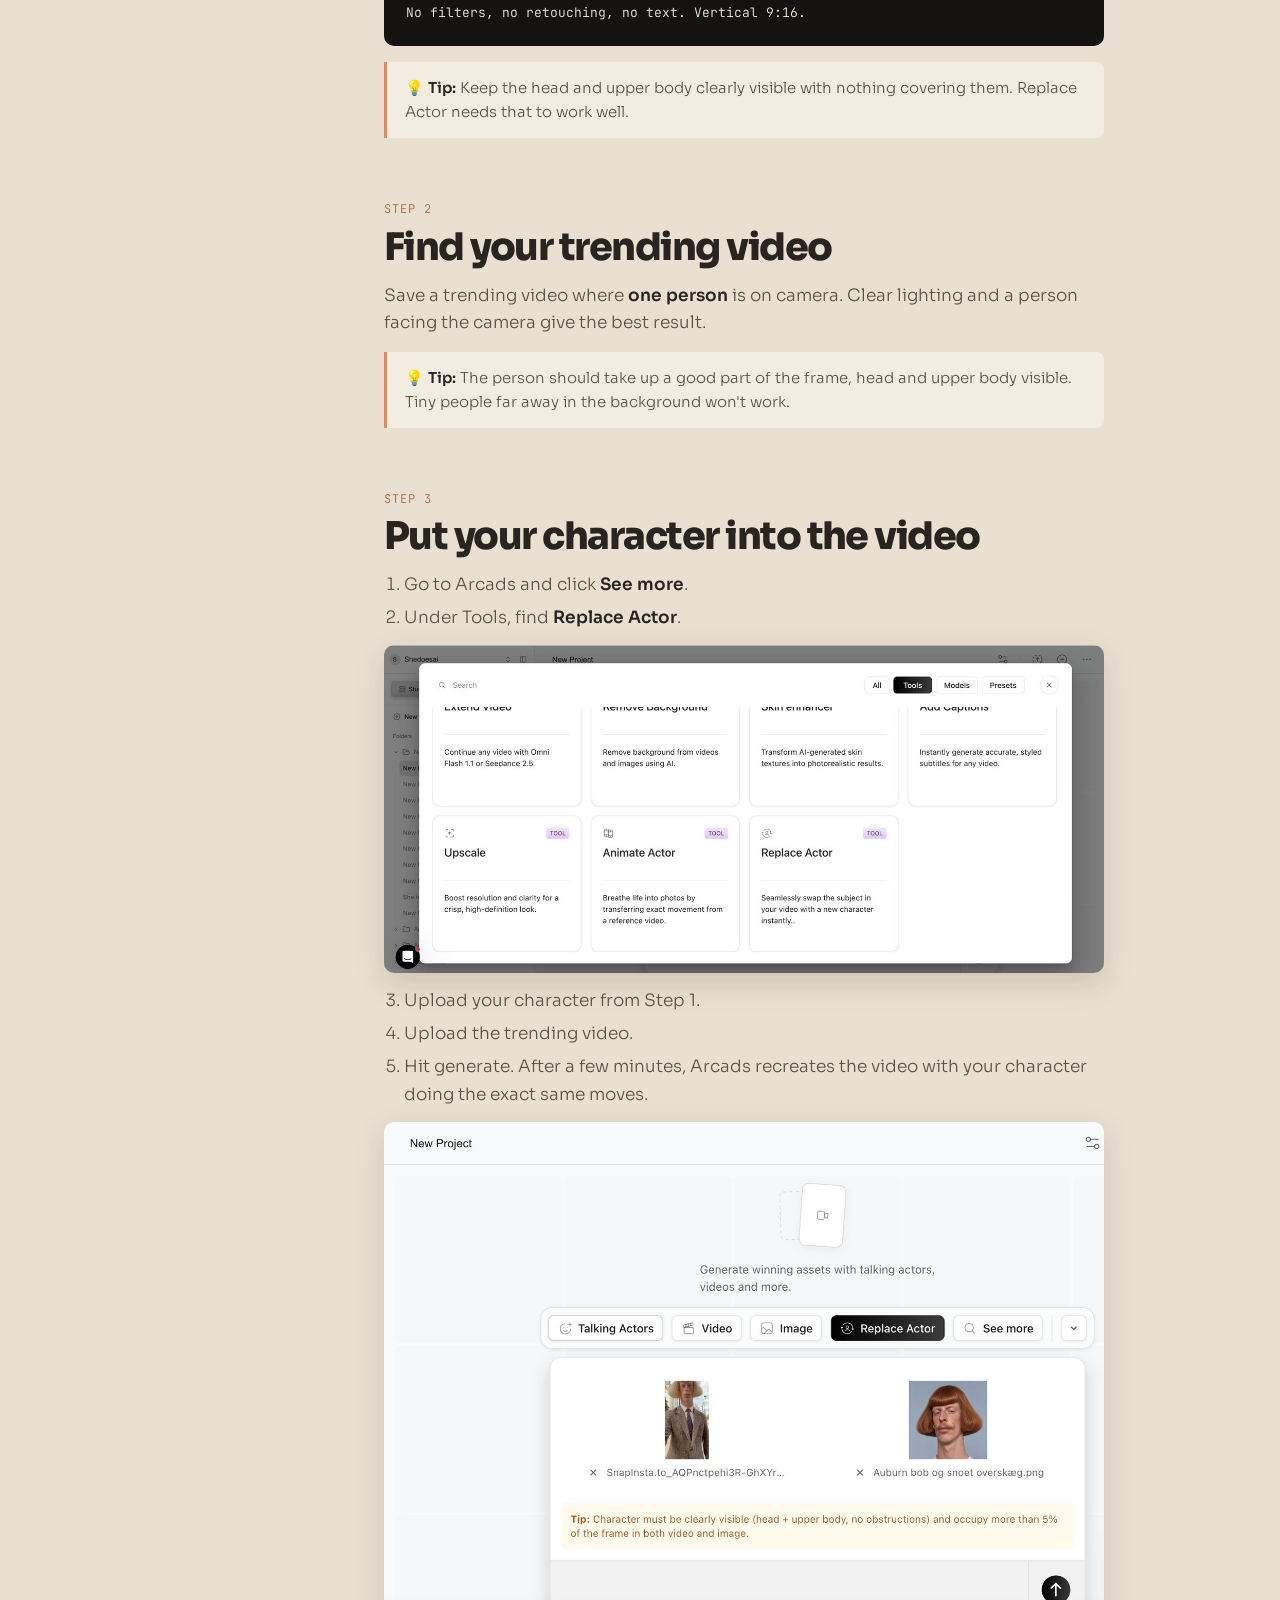
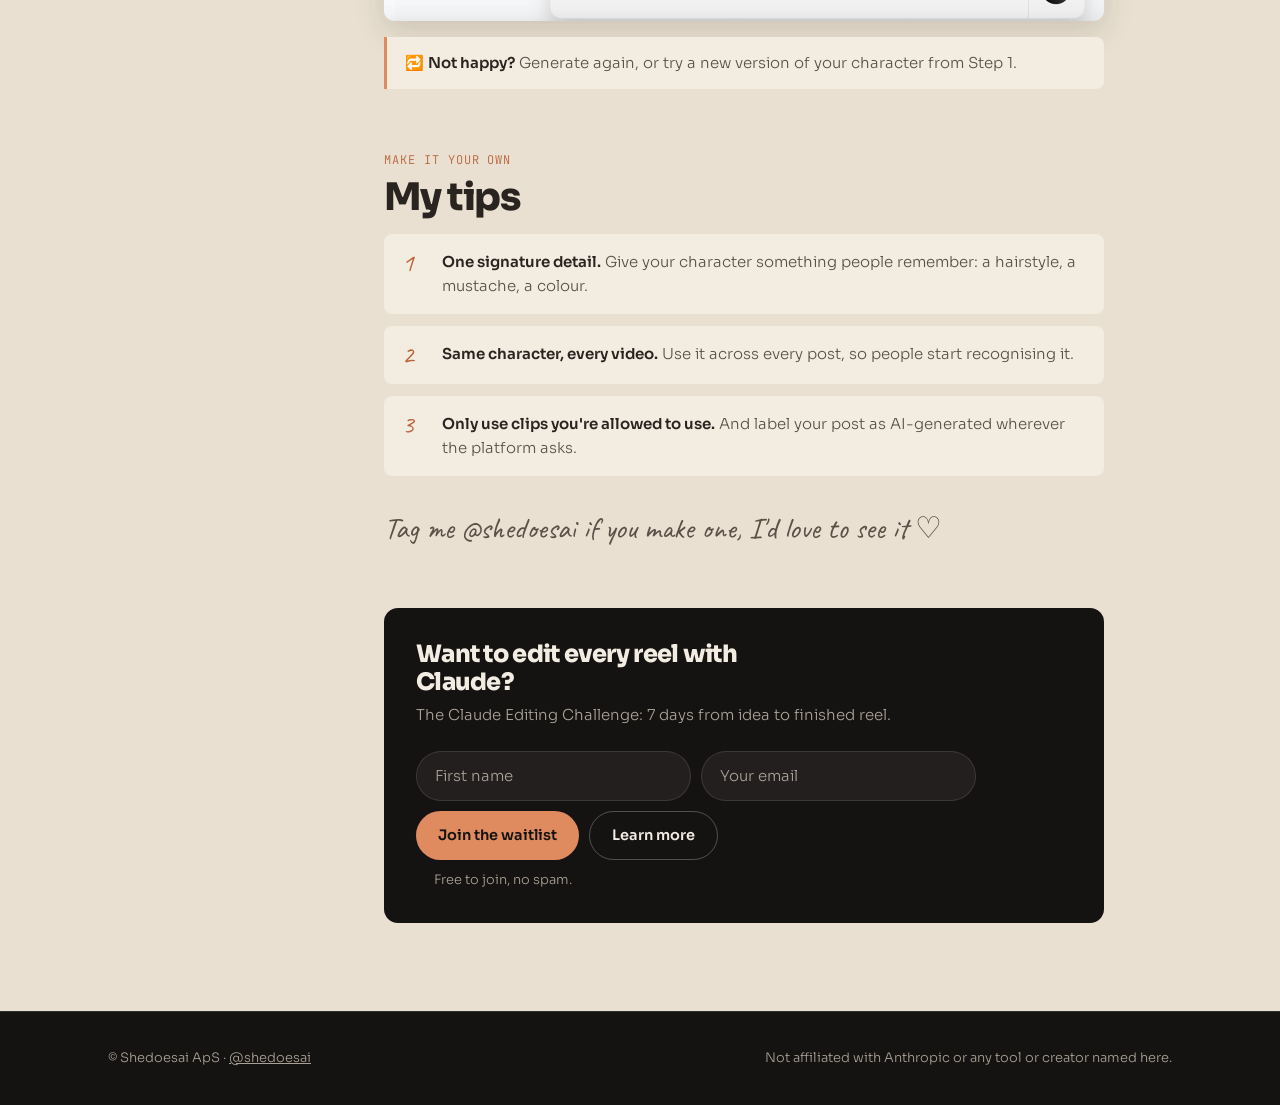
<file: guides/fake-it-arcads.html>
<!DOCTYPE html>
<html lang="en">
<head>
<meta charset="utf-8">
<meta name="viewport" content="width=device-width,initial-scale=1">
<title>Make your own viral AI character · shedoesai</title>
<meta name="description" content="The exact steps I used to create my own AI character and put it into a viral trend.">
<meta property="og:title" content="Make your own viral AI character">
<meta property="og:description" content="The exact steps I used to create my own AI character and put it into a viral trend.">

<link rel="preconnect" href="https://fonts.googleapis.com">
<link rel="preconnect" href="https://fonts.gstatic.com" crossorigin>
<link href="https://fonts.googleapis.com/css2?family=Sora:wght@300;400;600;800&family=Caveat:wght@600;700&family=JetBrains+Mono:wght@400&display=swap" rel="stylesheet">
<link rel="stylesheet" href="/guides/guides.css">
</head>
<body>
<nav><div class="wrap">
  <a class="logo" href="/guides"><b>shedoesai</b><span class="mono hide-sm">Free guides</span></a>
  <div class="navlinks">
    <a class="plain on" href="/guides">Guides</a>
    <a class="plain" href="/editing">The Claude Editing Challenge</a>
    <a class="pill" href="/editing#join">Join the waitlist</a>
  </div>
</div></nav>
<div class="wrap crumb"><a href="/guides">← All free guides</a></div>
<header class="wrap ghero">
  <div><span class="badge"><i></i>Free guide</span><h1>Make your own viral AI character</h1><p class="lead">Some of the most viral accounts right now are AI characters, and most people have no idea. <b>In this guide you create your own unforgettable character</b>, then drop it into a trending video so it does the exact same moves.</p><div class="facts"><span class="badge">🎭 Your own AI character</span><span class="badge">🔥 Any trend</span><span class="badge">⏱ About 15 minutes</span></div></div>
  <figure class="polaroid"><span class="tape"></span><img src="/guides/assets/fake-it-character.jpg" alt="The AI character from the reel"><figcaption class="cap">my AI guy, meet him</figcaption></figure>
</header>
<section class="paper"><div class="wrap body">
  <aside class="toc"><span class="mono">In this guide</span><a href="#start">Get Arcads</a><a href="#s1">Create your character</a><a href="#s2">Find your trending video</a><a href="#s3">Put your character into the video</a><a href="#tips">My tips</a></aside>
  <article class="content"><div id="start" class="step"><span class="num">Start here</span><h2>Get Arcads</h2><p>Everything in this guide happens in Arcads. New accounts get <b>1,000 free credits</b>.</p><div class="dl"><div><b>Arcads</b><span>1,000 free credits for new accounts</span></div><a class="pill" href="https://arcads.ai/?via=shedoesai" target="_blank" rel="noopener sponsored">Get Arcads</a></div><p>Inspiration: <a href="https://www.instagram.com/jean_philanthrope/" target="_blank" rel="noopener">Jean Phil (@jean_philanthrope)</a> blew up in just a few days as an AI character.</p></div><div id="s1" class="step"><span class="num">Step 1</span><h2>Create your character</h2><ol><li>Open Arcads and go to the <b>Image</b> tab.</li><li>Choose <b>GPT Image 2</b>, set the format to <b>9:16</b> and turn <b>prompt enhancer off</b>.</li><li>Paste the prompt below and hit generate. Make a few versions and pick your favourite.</li></ol><p>This is the prompt for the character I made in the reel. Change the hair, face or outfit to make it your own.</p><div class="prompt"><span class="lbl">Character prompt</span><button class="copy" type="button">Copy</button>Hyper-realistic editorial portrait photo of a quirky young man in his mid 20s.
Thick glossy copper-auburn hair cut into a perfectly blunt bowl bob with heavy
straight bangs, the ends flaring out wide like a bell. A long, elegant curled
handlebar mustache in the same copper tone. Pale skin with natural freckles and
visible pores, very long slender neck, slightly droopy half-closed eyes, an
unimpressed deadpan expression, lips slightly pouted.
He wears a plain cream crew-neck t-shirt.
Framing: chest-up, head and shoulders fully visible, centered, facing the camera.
Background: flat dusty-blue studio backdrop.
Lighting: soft even studio light, shot on a medium format camera, sharp focus.
No filters, no retouching, no text. Vertical 9:16.</div><div class="note">💡 <b>Tip:</b> Keep the head and upper body clearly visible with nothing covering them. Replace Actor needs that to work well.</div></div><div id="s2" class="step"><span class="num">Step 2</span><h2>Find your trending video</h2><p>Save a trending video where <b>one person</b> is on camera. Clear lighting and a person facing the camera give the best result.</p><div class="note">💡 <b>Tip:</b> The person should take up a good part of the frame, head and upper body visible. Tiny people far away in the background won't work.</div></div><div id="s3" class="step"><span class="num">Step 3</span><h2>Put your character into the video</h2><ol><li>Go to Arcads and click <b>See more</b>.</li><li>Under Tools, find <b>Replace Actor</b>.</li></ol><img class="shot" src="/guides/assets/fake-it-arcads-tools.jpg" alt="Replace Actor under Tools in Arcads" loading="lazy"><ol start="3"><li>Upload your character from Step 1.</li><li>Upload the trending video.</li><li>Hit generate. After a few minutes, Arcads recreates the video with your character doing the exact same moves.</li></ol><img class="shot" src="/guides/assets/fake-it-arcads-replace.jpg" alt="Replace Actor setup in Arcads" loading="lazy"><div class="note">🔁 <b>Not happy?</b> Generate again, or try a new version of your character from Step 1.</div></div><div id="tips" class="step"><span class="num">Make it your own</span><h2>My tips</h2><div class="tips"><div class="tip"><span>1</span><div><b>One signature detail.</b> Give your character something people remember: a hairstyle, a mustache, a colour.</div></div><div class="tip"><span>2</span><div><b>Same character, every video.</b> Use it across every post, so people start recognising it.</div></div><div class="tip"><span>3</span><div><b>Only use clips you're allowed to use.</b> And label your post as AI-generated wherever the platform asks.</div></div></div></div><p class="signoff">Tag me @shedoesai if you make one, I'd love to see it ♡</p><div class="waitbox"><div><h3>Want to edit every reel with Claude?</h3><p>The Claude Editing Challenge: 7 days from idea to finished reel.</p></div><form class="wl-inline" novalidate><div class="wl-row"><input name="first_name" type="text" autocomplete="given-name" placeholder="First name" aria-label="First name" required><input name="email" type="email" autocomplete="email" inputmode="email" placeholder="Your email" aria-label="Email" required><button class="pill" type="submit">Join the waitlist</button><a class="pill ghost" href="/editing">Learn more</a></div><div class="hp" aria-hidden="true"><input name="company" type="text" tabindex="-1" autocomplete="off"></div><p class="err" role="alert" hidden></p><p class="fine">Free to join, no spam.</p></form></div></article>
</div></section>
<footer><div class="wrap">
  <span>© Shedoesai ApS · <a href="https://www.instagram.com/shedoesai/">@shedoesai</a></span>
  <span>Not affiliated with Anthropic or any tool or creator named here.</span>
</div></footer>
<script>
document.querySelectorAll('.copy').forEach(btn=>btn.addEventListener('click',()=>{
  const box=btn.parentElement.cloneNode(true);box.querySelectorAll('.copy,.lbl').forEach(n=>n.remove());
  navigator.clipboard.writeText(box.innerText.trim()).then(()=>{btn.textContent='Copied ✓';setTimeout(()=>btn.textContent='Copy',1600)});
}));
document.querySelectorAll('.filters button').forEach(b=>b.addEventListener('click',()=>{
  document.querySelectorAll('.filters button').forEach(x=>x.classList.toggle('on',x===b));
  const f=b.dataset.f;document.querySelectorAll('.card').forEach(c=>c.classList.toggle('hidden',f!=='all'&&!c.dataset.tags.split(' ').includes(f)));
}));
const s=document.getElementById('fxsearch');if(s)s.addEventListener('input',()=>{const q=s.value.toLowerCase();document.querySelectorAll('.fxc').forEach(c=>c.classList.toggle('hidden',!c.innerText.toLowerCase().includes(q)))});
</script>
<script src="/guides/waitlist.js" defer></script>
</body>
</html>
</file>
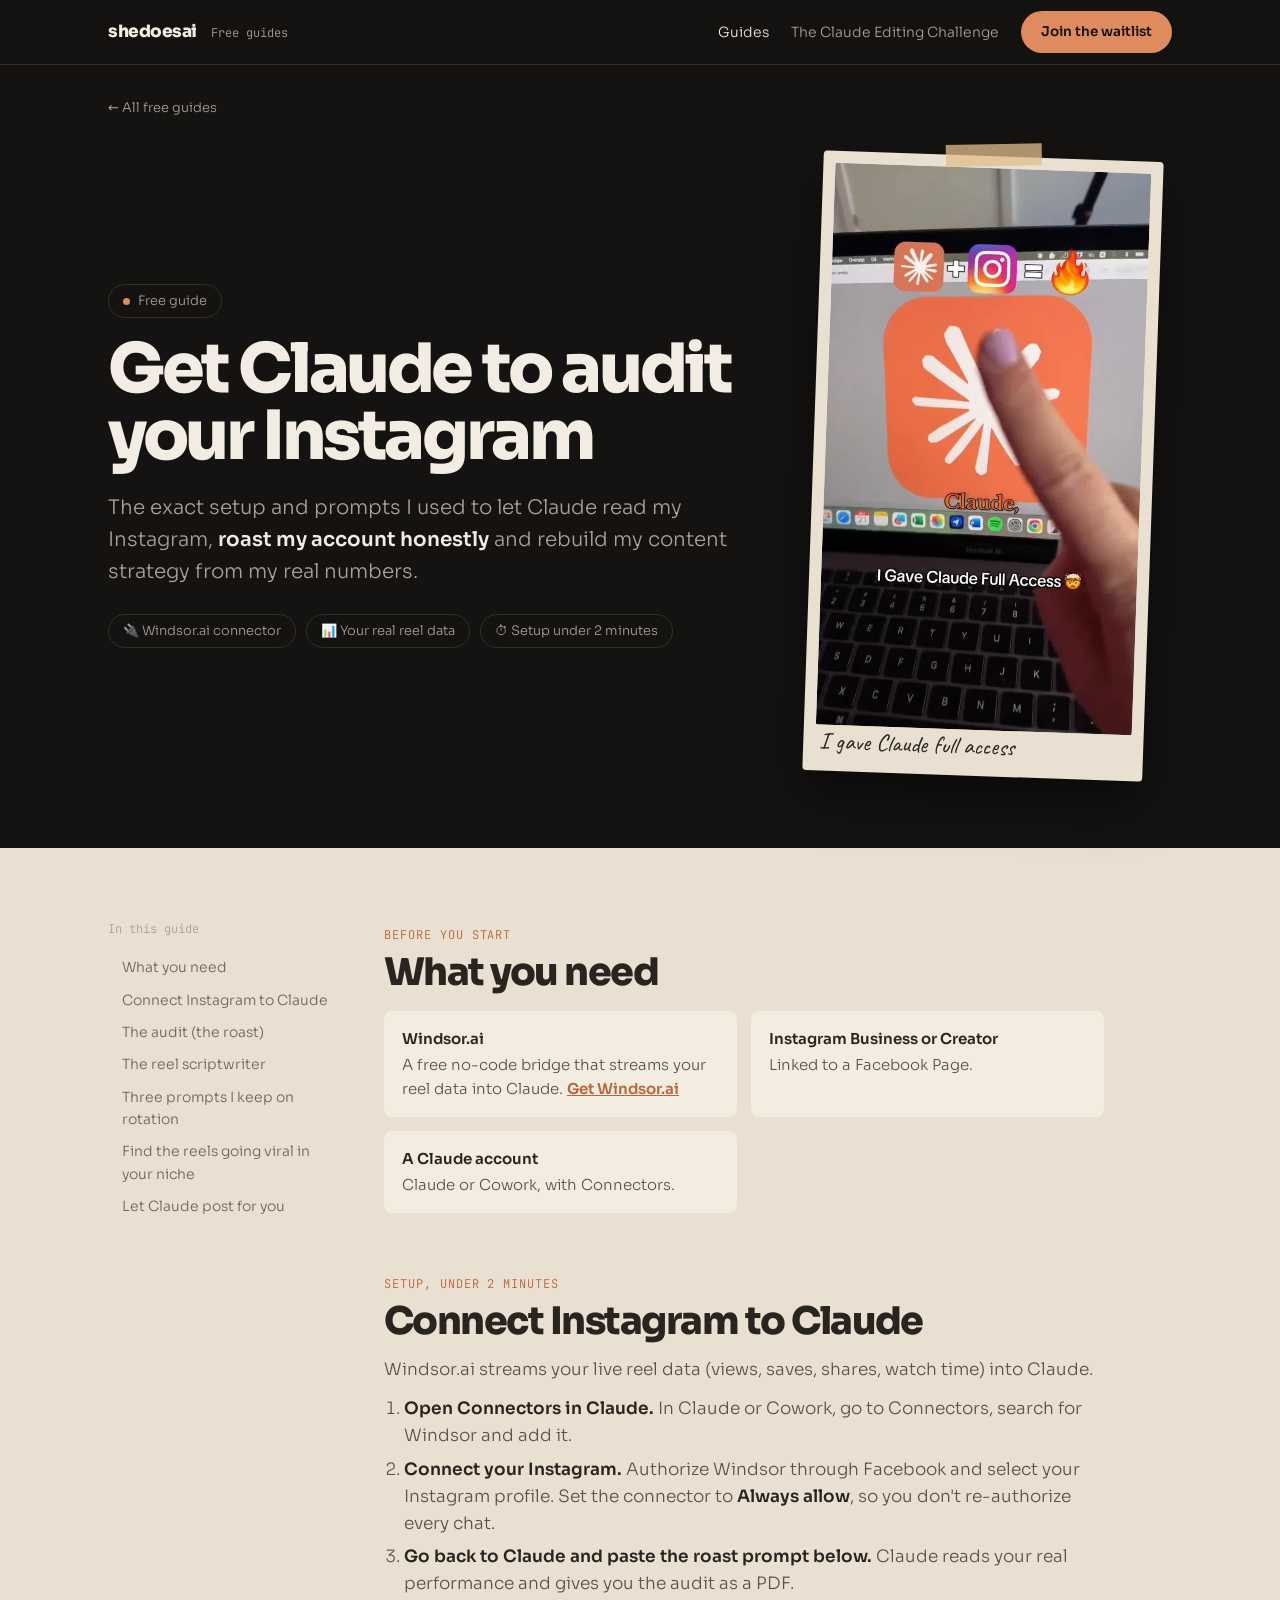
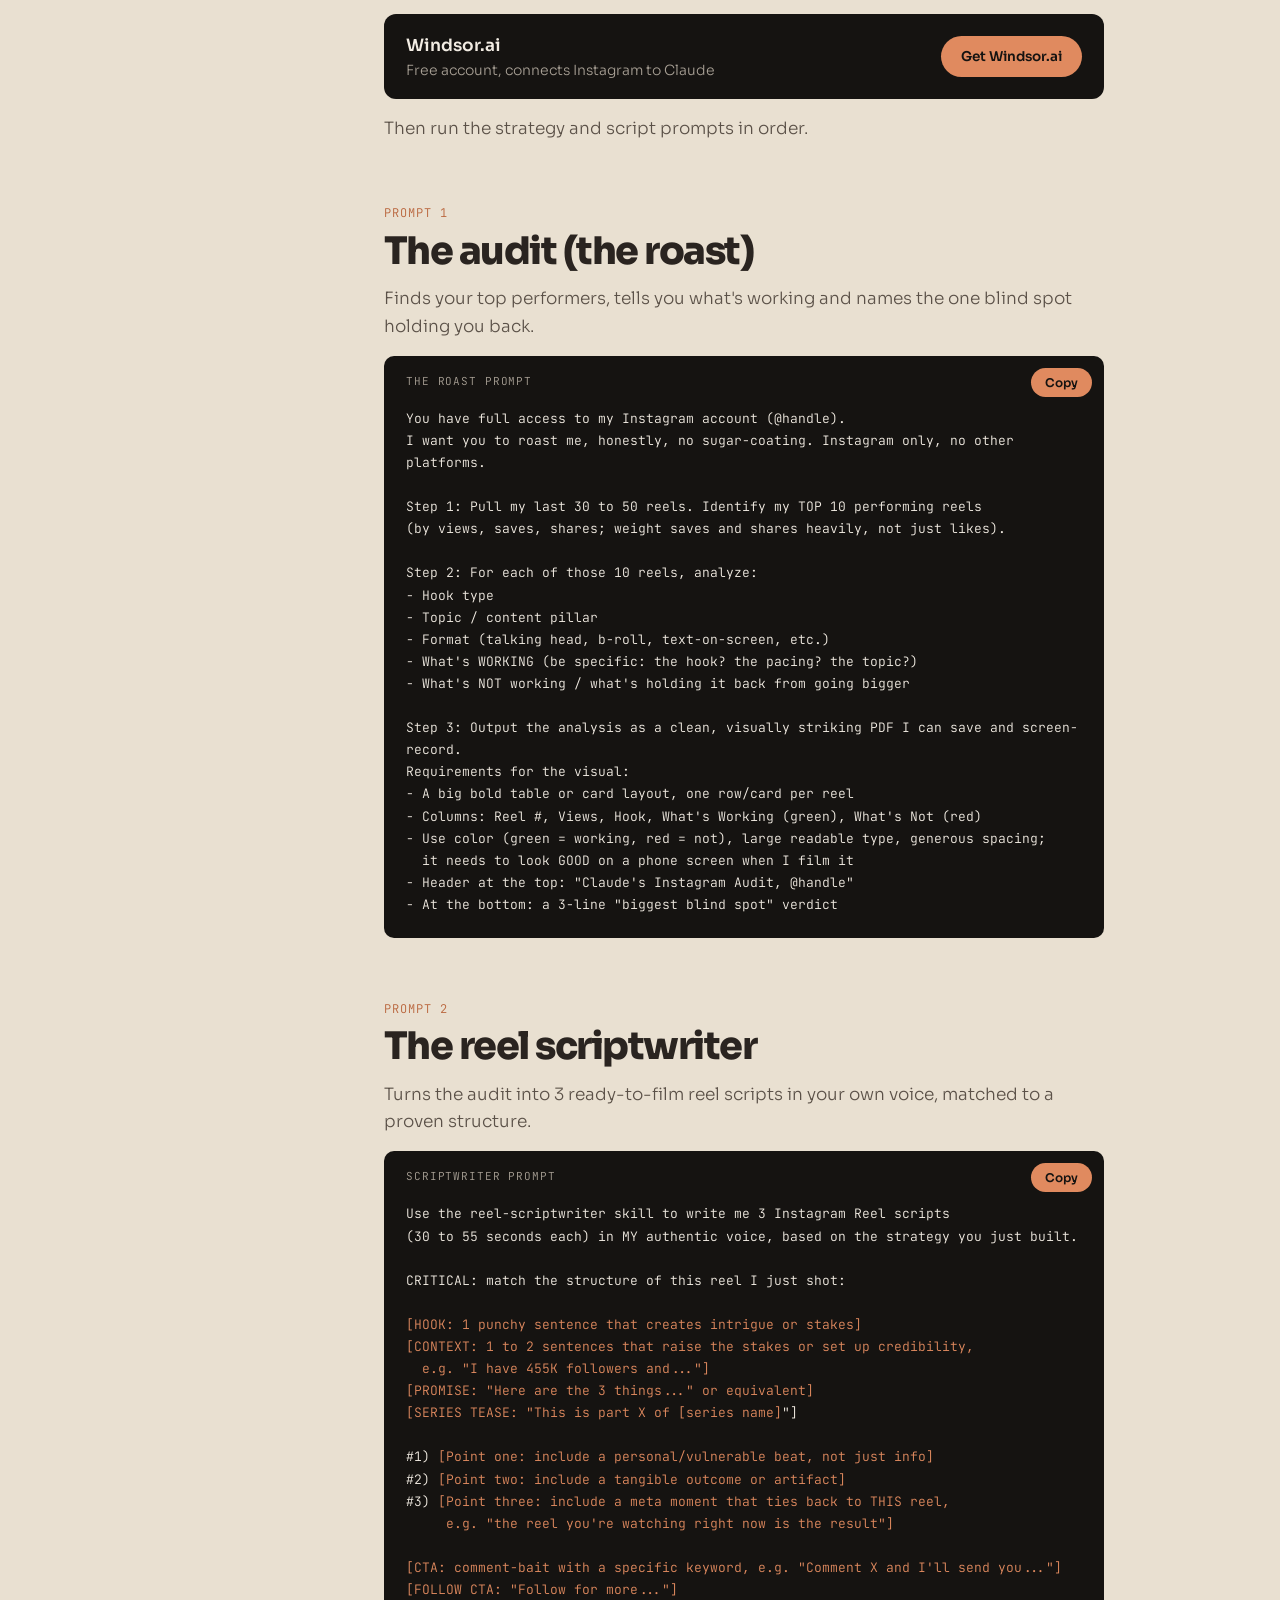
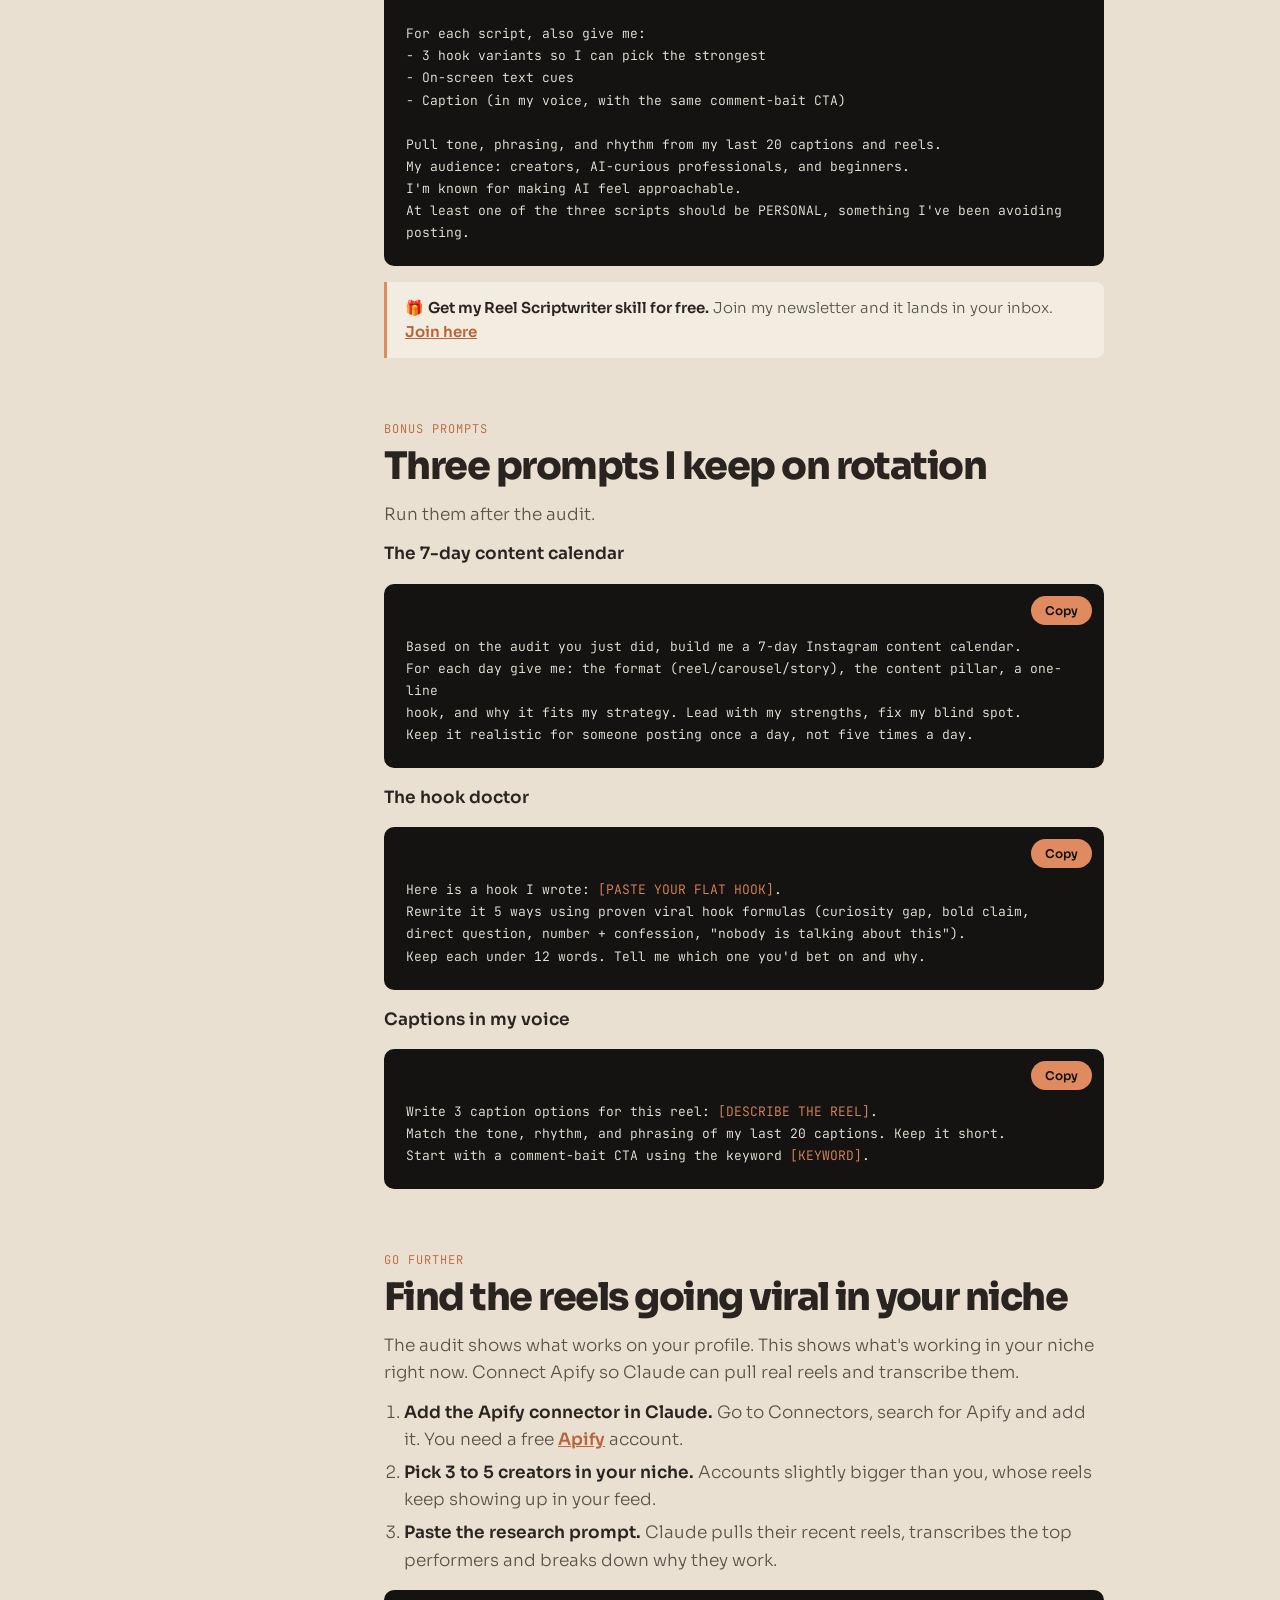
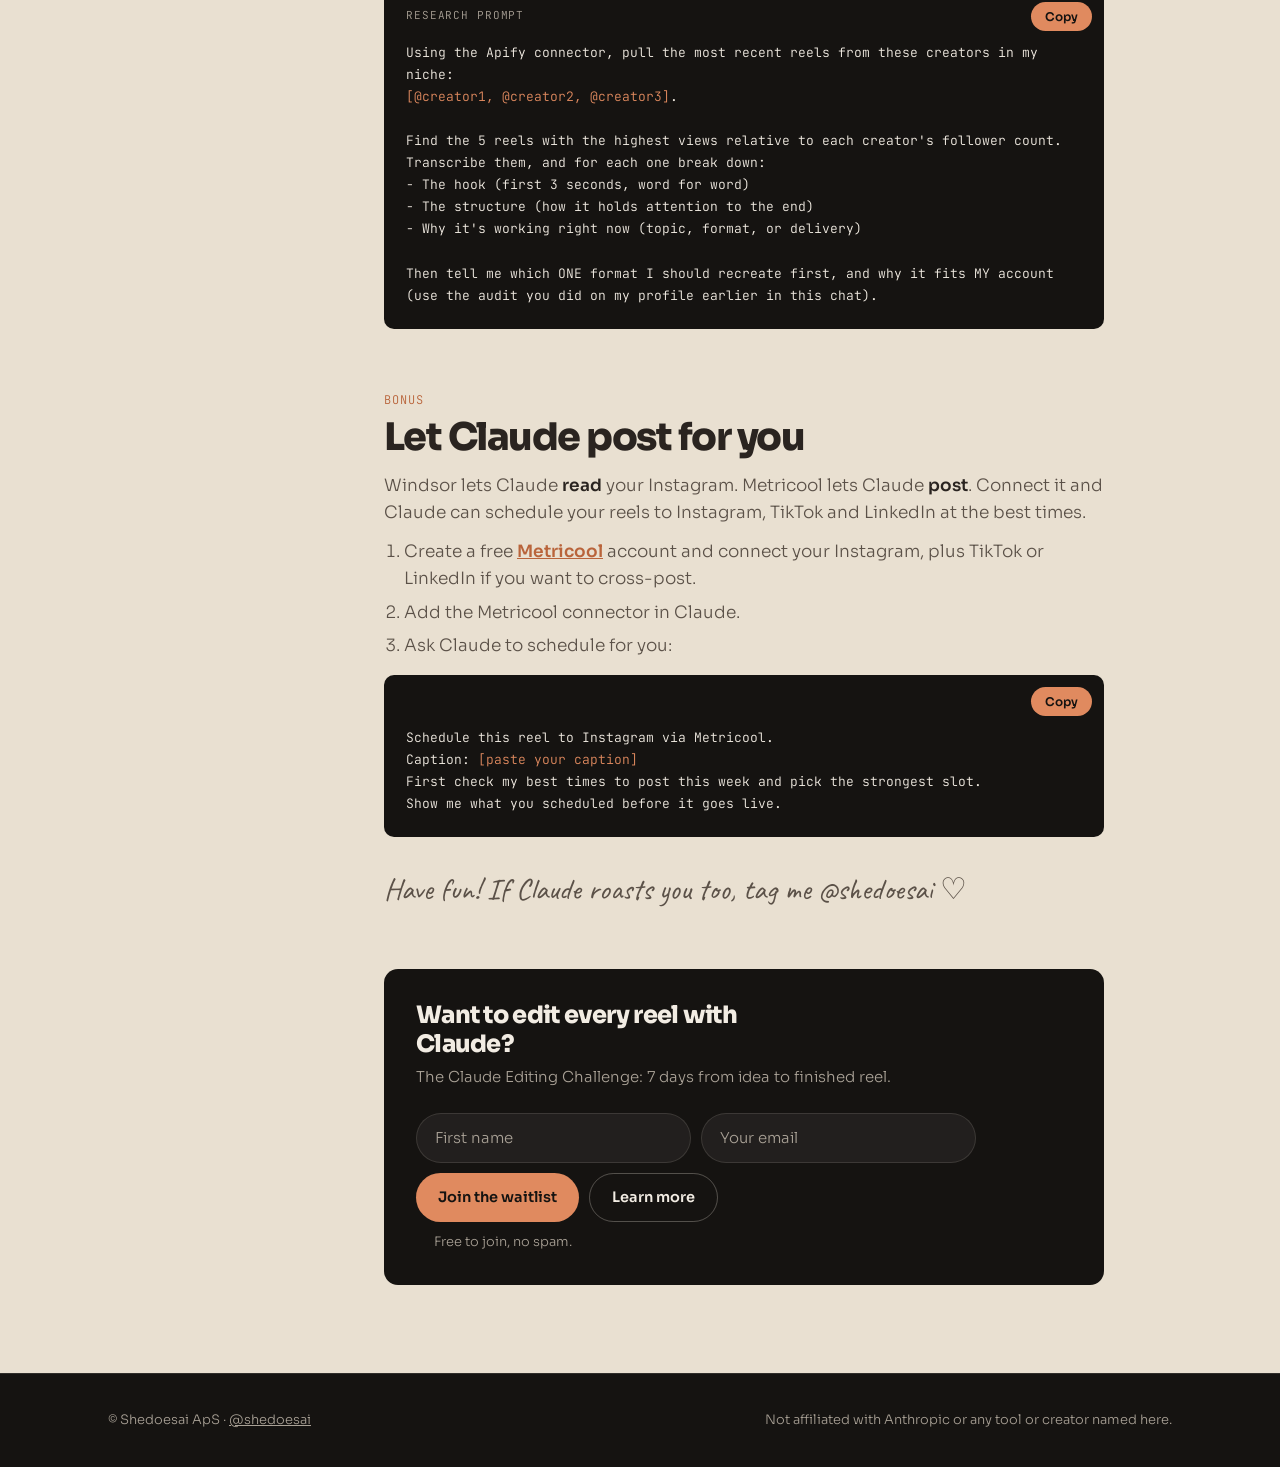
<file: guides/instagram-audit.html>
<!DOCTYPE html>
<html lang="en">
<head>
<meta charset="utf-8">
<meta name="viewport" content="width=device-width,initial-scale=1">
<title>Get Claude to audit your Instagram · shedoesai</title>
<meta name="description" content="The exact setup and prompts I used to let Claude read my Instagram, roast my account and rebuild my content strategy.">
<meta property="og:title" content="Get Claude to audit your Instagram">
<meta property="og:description" content="The exact setup and prompts I used to let Claude read my Instagram, roast my account and rebuild my content strategy.">

<link rel="preconnect" href="https://fonts.googleapis.com">
<link rel="preconnect" href="https://fonts.gstatic.com" crossorigin>
<link href="https://fonts.googleapis.com/css2?family=Sora:wght@300;400;600;800&family=Caveat:wght@600;700&family=JetBrains+Mono:wght@400&display=swap" rel="stylesheet">
<link rel="stylesheet" href="/guides/guides.css">
</head>
<body>
<nav><div class="wrap">
  <a class="logo" href="/guides"><b>shedoesai</b><span class="mono hide-sm">Free guides</span></a>
  <div class="navlinks">
    <a class="plain on" href="/guides">Guides</a>
    <a class="plain" href="/editing">The Claude Editing Challenge</a>
    <a class="pill" href="/editing#join">Join the waitlist</a>
  </div>
</div></nav>
<div class="wrap crumb"><a href="/guides">← All free guides</a></div>
<header class="wrap ghero">
  <div><span class="badge"><i></i>Free guide</span><h1>Get Claude to audit your Instagram</h1><p class="lead">The exact setup and prompts I used to let Claude read my Instagram, <b>roast my account honestly</b> and rebuild my content strategy from my real numbers.</p><div class="facts"><span class="badge">🔌 Windsor.ai connector</span><span class="badge">📊 Your real reel data</span><span class="badge">⏱ Setup under 2 minutes</span></div></div>
  <figure class="polaroid"><span class="tape"></span><img src="/guides/assets/instagram-audit-cover.jpg" alt="Claude plus Instagram"><figcaption class="cap">I gave Claude full access</figcaption></figure>
</header>
<section class="paper"><div class="wrap body">
  <aside class="toc"><span class="mono">In this guide</span><a href="#need">What you need</a><a href="#setup">Connect Instagram to Claude</a><a href="#p1">The audit (the roast)</a><a href="#p2">The reel scriptwriter</a><a href="#bonus">Three prompts I keep on rotation</a><a href="#apify">Find the reels going viral in your niche</a><a href="#metricool">Let Claude post for you</a></aside>
  <article class="content"><div id="need" class="step"><span class="num">Before you start</span><h2>What you need</h2><div class="need"><div><b>Windsor.ai</b>A free no-code bridge that streams your reel data into Claude. <a href="https://windsor.ai/?fpr=shedoesai" target="_blank" rel="noopener sponsored">Get Windsor.ai</a></div><div><b>Instagram Business or Creator</b>Linked to a Facebook Page.</div><div><b>A Claude account</b>Claude or Cowork, with Connectors.</div></div></div><div id="setup" class="step"><span class="num">Setup, under 2 minutes</span><h2>Connect Instagram to Claude</h2><p>Windsor.ai streams your live reel data (views, saves, shares, watch time) into Claude.</p><ol><li><b>Open Connectors in Claude.</b> In Claude or Cowork, go to Connectors, search for Windsor and add it.</li><li><b>Connect your Instagram.</b> Authorize Windsor through Facebook and select your Instagram profile. Set the connector to <b>Always allow</b>, so you don't re-authorize every chat.</li><li><b>Go back to Claude and paste the roast prompt below.</b> Claude reads your real performance and gives you the audit as a PDF.</li></ol><div class="dl"><div><b>Windsor.ai</b><span>Free account, connects Instagram to Claude</span></div><a class="pill" href="https://windsor.ai/?fpr=shedoesai" target="_blank" rel="noopener sponsored">Get Windsor.ai</a></div><p>Then run the strategy and script prompts in order.</p></div><div id="p1" class="step"><span class="num">Prompt 1</span><h2>The audit (the roast)</h2><p>Finds your top performers, tells you what's working and names the one blind spot holding you back.</p><div class="prompt"><span class="lbl">The roast prompt</span><button class="copy" type="button">Copy</button>You have full access to my Instagram account (@handle).
I want you to roast me, honestly, no sugar-coating. Instagram only, no other platforms.

Step 1: Pull my last 30 to 50 reels. Identify my TOP 10 performing reels
(by views, saves, shares; weight saves and shares heavily, not just likes).

Step 2: For each of those 10 reels, analyze:
- Hook type
- Topic / content pillar
- Format (talking head, b-roll, text-on-screen, etc.)
- What&#x27;s WORKING (be specific: the hook? the pacing? the topic?)
- What&#x27;s NOT working / what&#x27;s holding it back from going bigger

Step 3: Output the analysis as a clean, visually striking PDF I can save and screen-record.
Requirements for the visual:
- A big bold table or card layout, one row/card per reel
- Columns: Reel #, Views, Hook, What&#x27;s Working (green), What&#x27;s Not (red)
- Use color (green = working, red = not), large readable type, generous spacing;
  it needs to look GOOD on a phone screen when I film it
- Header at the top: &quot;Claude&#x27;s Instagram Audit, @handle&quot;
- At the bottom: a 3-line &quot;biggest blind spot&quot; verdict</div></div><div id="p2" class="step"><span class="num">Prompt 2</span><h2>The reel scriptwriter</h2><p>Turns the audit into 3 ready-to-film reel scripts in your own voice, matched to a proven structure.</p><div class="prompt"><span class="lbl">Scriptwriter prompt</span><button class="copy" type="button">Copy</button>Use the reel-scriptwriter skill to write me 3 Instagram Reel scripts
(30 to 55 seconds each) in MY authentic voice, based on the strategy you just built.

CRITICAL: match the structure of this reel I just shot:

<span class="hl">[HOOK: 1 punchy sentence that creates intrigue or stakes]</span>
<span class="hl">[CONTEXT: 1 to 2 sentences that raise the stakes or set up credibility,
  e.g. &quot;I have 455K followers and...&quot;]</span>
<span class="hl">[PROMISE: &quot;Here are the 3 things...&quot; or equivalent]</span>
<span class="hl">[SERIES TEASE: &quot;This is part X of [series name]</span>&quot;]

#1) <span class="hl">[Point one: include a personal/vulnerable beat, not just info]</span>
#2) <span class="hl">[Point two: include a tangible outcome or artifact]</span>
#3) <span class="hl">[Point three: include a meta moment that ties back to THIS reel,
     e.g. &quot;the reel you&#x27;re watching right now is the result&quot;]</span>

<span class="hl">[CTA: comment-bait with a specific keyword, e.g. &quot;Comment X and I&#x27;ll send you...&quot;]</span>
<span class="hl">[FOLLOW CTA: &quot;Follow for more...&quot;]</span>

For each script, also give me:
- 3 hook variants so I can pick the strongest
- On-screen text cues
- Caption (in my voice, with the same comment-bait CTA)

Pull tone, phrasing, and rhythm from my last 20 captions and reels.
My audience: creators, AI-curious professionals, and beginners.
I&#x27;m known for making AI feel approachable.
At least one of the three scripts should be PERSONAL, something I&#x27;ve been avoiding posting.</div><div class="note">🎁 <b>Get my Reel Scriptwriter skill for free.</b> Join my newsletter and it lands in your inbox. <a href="https://shedoesai.beehiiv.com/" target="_blank" rel="noopener">Join here</a></div></div><div id="bonus" class="step"><span class="num">Bonus prompts</span><h2>Three prompts I keep on rotation</h2><p>Run them after the audit.</p><p><b>The 7-day content calendar</b></p><div class="prompt"><button class="copy" type="button">Copy</button>Based on the audit you just did, build me a 7-day Instagram content calendar.
For each day give me: the format (reel/carousel/story), the content pillar, a one-line
hook, and why it fits my strategy. Lead with my strengths, fix my blind spot.
Keep it realistic for someone posting once a day, not five times a day.</div><p><b>The hook doctor</b></p><div class="prompt"><button class="copy" type="button">Copy</button>Here is a hook I wrote: <span class="hl">[PASTE YOUR FLAT HOOK]</span>.
Rewrite it 5 ways using proven viral hook formulas (curiosity gap, bold claim,
direct question, number + confession, &quot;nobody is talking about this&quot;).
Keep each under 12 words. Tell me which one you&#x27;d bet on and why.</div><p><b>Captions in my voice</b></p><div class="prompt"><button class="copy" type="button">Copy</button>Write 3 caption options for this reel: <span class="hl">[DESCRIBE THE REEL]</span>.
Match the tone, rhythm, and phrasing of my last 20 captions. Keep it short.
Start with a comment-bait CTA using the keyword <span class="hl">[KEYWORD]</span>.</div></div><div id="apify" class="step"><span class="num">Go further</span><h2>Find the reels going viral in your niche</h2><p>The audit shows what works on your profile. This shows what's working in your niche right now. Connect Apify so Claude can pull real reels and transcribe them.</p><ol><li><b>Add the Apify connector in Claude.</b> Go to Connectors, search for Apify and add it. You need a free <a href="https://apify.com/" target="_blank" rel="noopener">Apify</a> account.</li><li><b>Pick 3 to 5 creators in your niche.</b> Accounts slightly bigger than you, whose reels keep showing up in your feed.</li><li><b>Paste the research prompt.</b> Claude pulls their recent reels, transcribes the top performers and breaks down why they work.</li></ol><div class="prompt"><span class="lbl">Research prompt</span><button class="copy" type="button">Copy</button>Using the Apify connector, pull the most recent reels from these creators in my niche:
<span class="hl">[@creator1, @creator2, @creator3]</span>.

Find the 5 reels with the highest views relative to each creator&#x27;s follower count.
Transcribe them, and for each one break down:
- The hook (first 3 seconds, word for word)
- The structure (how it holds attention to the end)
- Why it&#x27;s working right now (topic, format, or delivery)

Then tell me which ONE format I should recreate first, and why it fits MY account
(use the audit you did on my profile earlier in this chat).</div></div><div id="metricool" class="step"><span class="num">Bonus</span><h2>Let Claude post for you</h2><p>Windsor lets Claude <b>read</b> your Instagram. Metricool lets Claude <b>post</b>. Connect it and Claude can schedule your reels to Instagram, TikTok and LinkedIn at the best times.</p><ol><li>Create a free <a href="https://metricool.com/" target="_blank" rel="noopener">Metricool</a> account and connect your Instagram, plus TikTok or LinkedIn if you want to cross-post.</li><li>Add the Metricool connector in Claude.</li><li>Ask Claude to schedule for you:</li></ol><div class="prompt"><button class="copy" type="button">Copy</button>Schedule this reel to Instagram via Metricool.
Caption: <span class="hl">[paste your caption]</span>
First check my best times to post this week and pick the strongest slot.
Show me what you scheduled before it goes live.</div></div><p class="signoff">Have fun! If Claude roasts you too, tag me @shedoesai ♡</p><div class="waitbox"><div><h3>Want to edit every reel with Claude?</h3><p>The Claude Editing Challenge: 7 days from idea to finished reel.</p></div><form class="wl-inline" novalidate><div class="wl-row"><input name="first_name" type="text" autocomplete="given-name" placeholder="First name" aria-label="First name" required><input name="email" type="email" autocomplete="email" inputmode="email" placeholder="Your email" aria-label="Email" required><button class="pill" type="submit">Join the waitlist</button><a class="pill ghost" href="/editing">Learn more</a></div><div class="hp" aria-hidden="true"><input name="company" type="text" tabindex="-1" autocomplete="off"></div><p class="err" role="alert" hidden></p><p class="fine">Free to join, no spam.</p></form></div></article>
</div></section>
<footer><div class="wrap">
  <span>© Shedoesai ApS · <a href="https://www.instagram.com/shedoesai/">@shedoesai</a></span>
  <span>Not affiliated with Anthropic or any tool or creator named here.</span>
</div></footer>
<script>
document.querySelectorAll('.copy').forEach(btn=>btn.addEventListener('click',()=>{
  const box=btn.parentElement.cloneNode(true);box.querySelectorAll('.copy,.lbl').forEach(n=>n.remove());
  navigator.clipboard.writeText(box.innerText.trim()).then(()=>{btn.textContent='Copied ✓';setTimeout(()=>btn.textContent='Copy',1600)});
}));
document.querySelectorAll('.filters button').forEach(b=>b.addEventListener('click',()=>{
  document.querySelectorAll('.filters button').forEach(x=>x.classList.toggle('on',x===b));
  const f=b.dataset.f;document.querySelectorAll('.card').forEach(c=>c.classList.toggle('hidden',f!=='all'&&!c.dataset.tags.split(' ').includes(f)));
}));
const s=document.getElementById('fxsearch');if(s)s.addEventListener('input',()=>{const q=s.value.toLowerCase();document.querySelectorAll('.fxc').forEach(c=>c.classList.toggle('hidden',!c.innerText.toLowerCase().includes(q)))});
</script>
<script src="/guides/waitlist.js" defer></script>
</body>
</html>
</file>
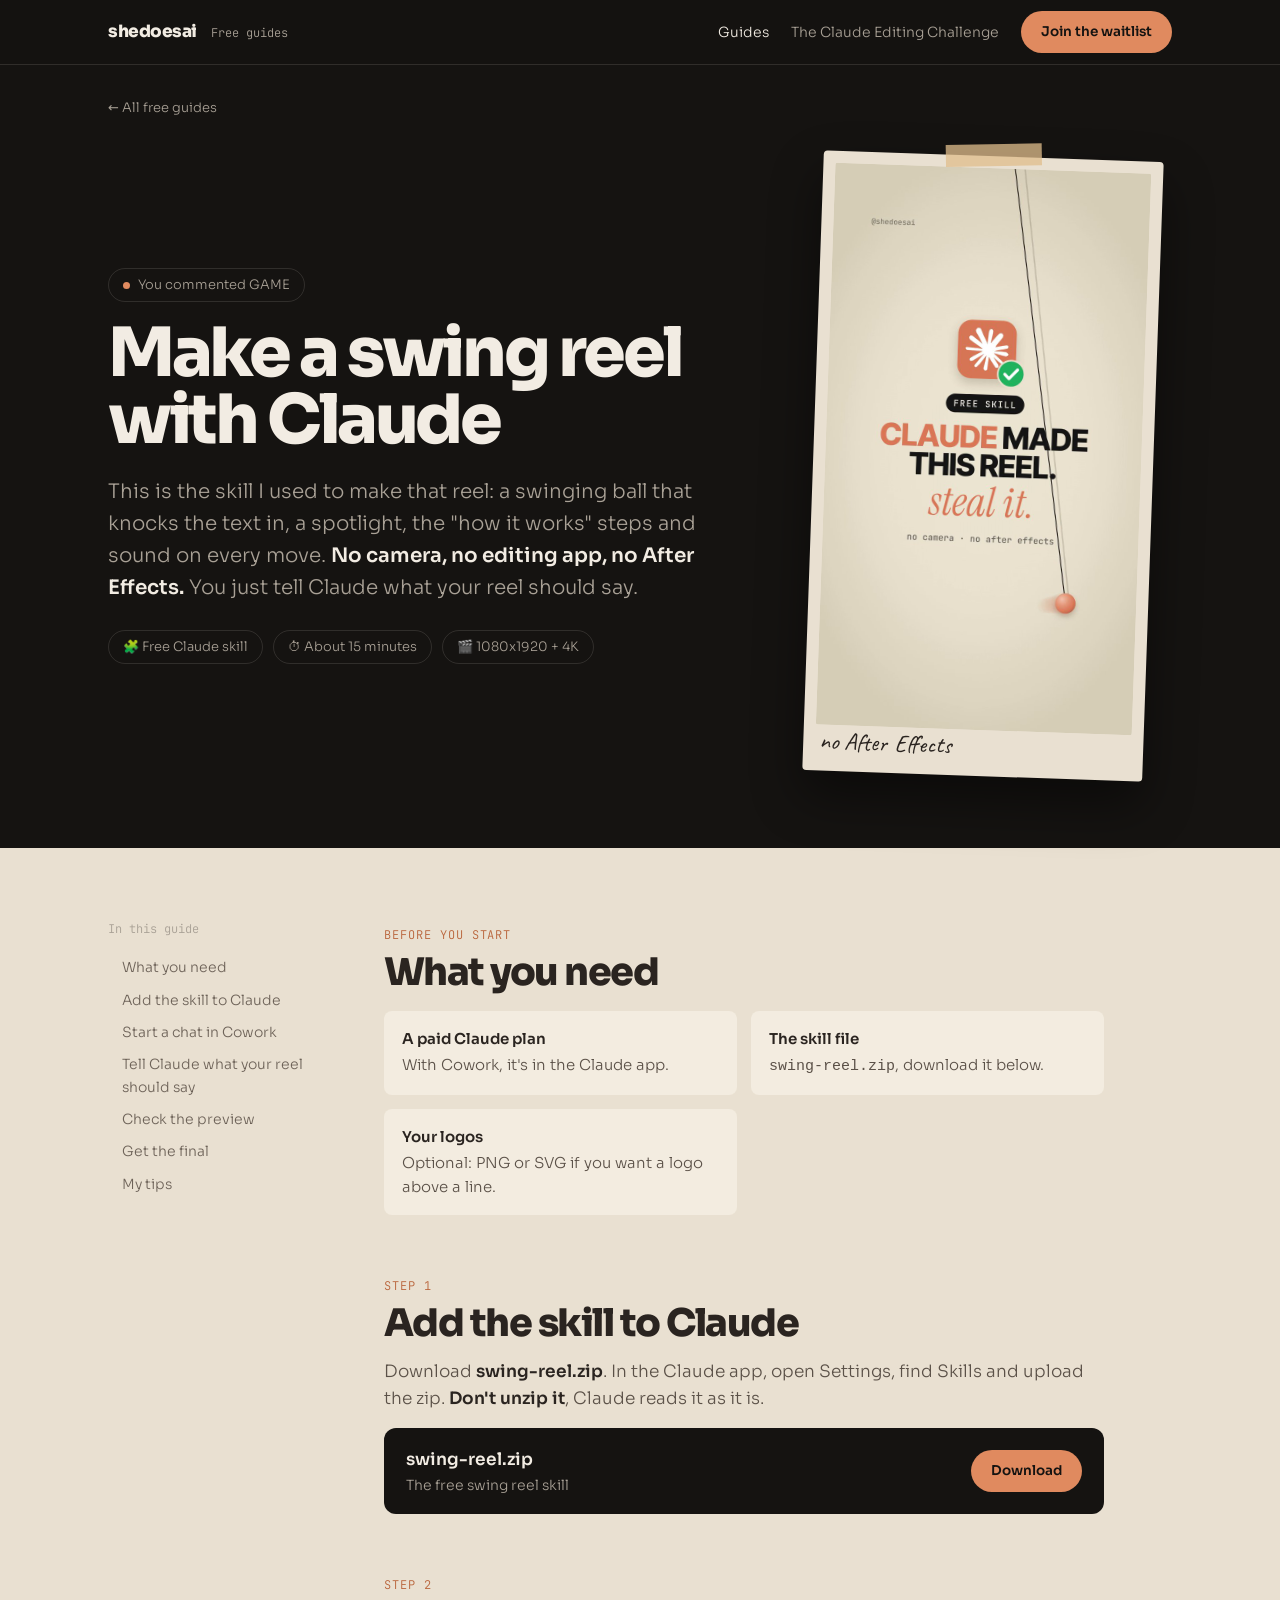
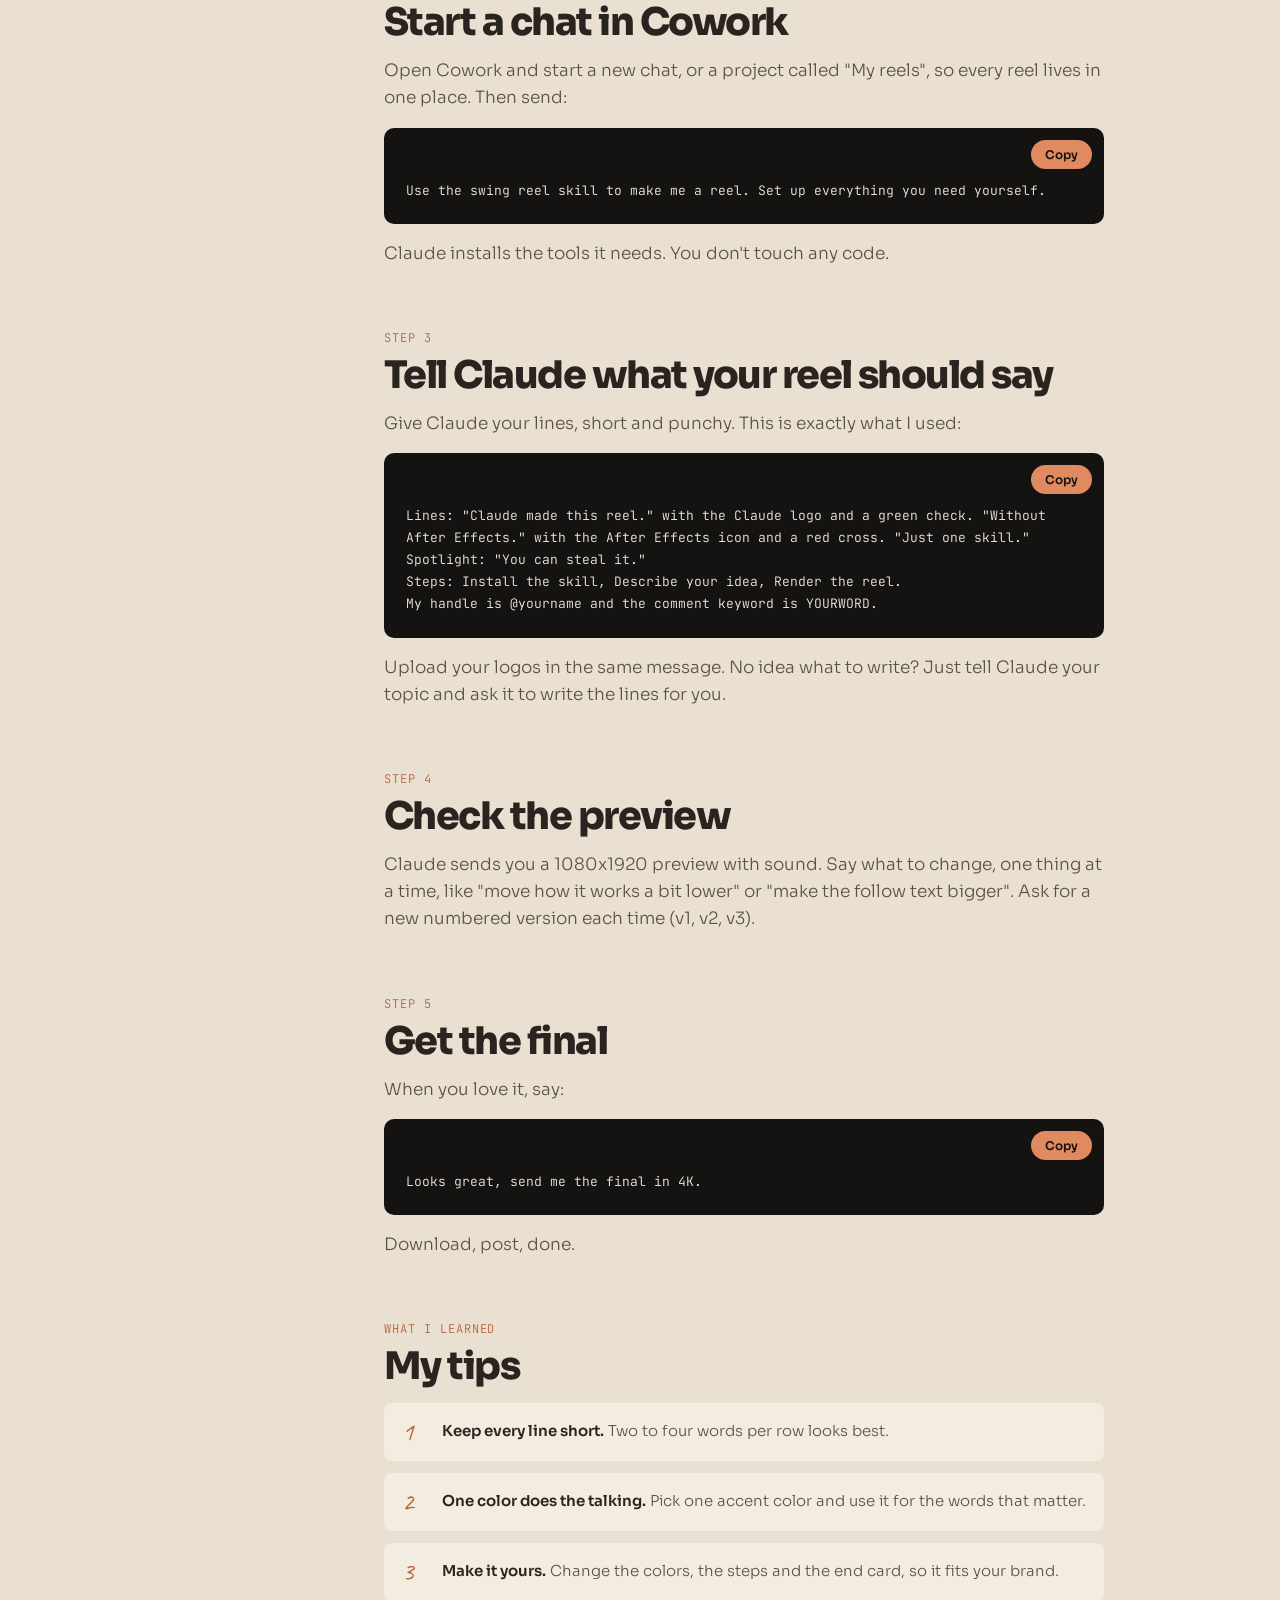
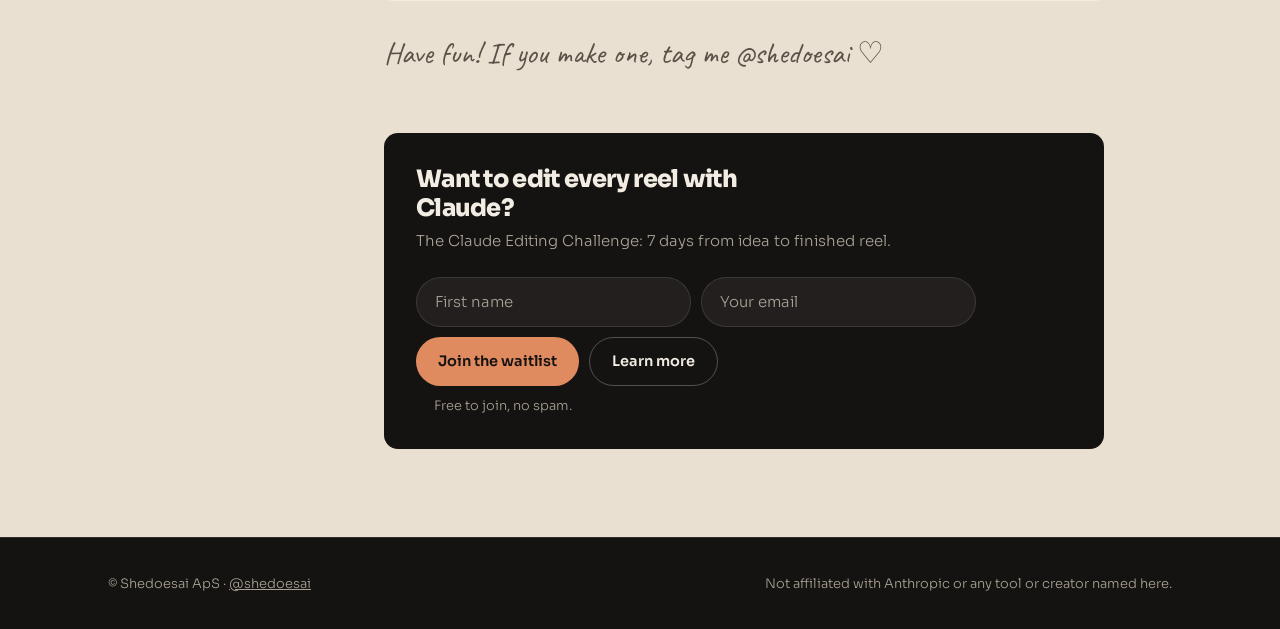
<file: guides/swing-reel.html>
<!DOCTYPE html>
<html lang="en">
<head>
<meta charset="utf-8">
<meta name="viewport" content="width=device-width,initial-scale=1">
<title>Make a swing reel with Claude · shedoesai</title>
<meta name="description" content="The free Claude skill behind my swing reel: a swinging ball that knocks the text in, a spotlight, steps and sound. No camera, no editing app.">
<meta property="og:title" content="Make a swing reel with Claude">
<meta property="og:description" content="The free Claude skill behind my swing reel: a swinging ball that knocks the text in, a spotlight, steps and sound. No camera, no editing app.">

<link rel="preconnect" href="https://fonts.googleapis.com">
<link rel="preconnect" href="https://fonts.gstatic.com" crossorigin>
<link href="https://fonts.googleapis.com/css2?family=Sora:wght@300;400;600;800&family=Caveat:wght@600;700&family=JetBrains+Mono:wght@400&display=swap" rel="stylesheet">
<link rel="stylesheet" href="/guides/guides.css">
</head>
<body>
<nav><div class="wrap">
  <a class="logo" href="/guides"><b>shedoesai</b><span class="mono hide-sm">Free guides</span></a>
  <div class="navlinks">
    <a class="plain on" href="/guides">Guides</a>
    <a class="plain" href="/editing">The Claude Editing Challenge</a>
    <a class="pill" href="/editing#join">Join the waitlist</a>
  </div>
</div></nav>
<div class="wrap crumb"><a href="/guides">← All free guides</a></div>
<header class="wrap ghero">
  <div><span class="badge"><i></i>You commented GAME</span><h1>Make a swing reel with Claude</h1><p class="lead">This is the skill I used to make that reel: a swinging ball that knocks the text in, a spotlight, the "how it works" steps and sound on every move. <b>No camera, no editing app, no After Effects.</b> You just tell Claude what your reel should say.</p><div class="facts"><span class="badge">🧩 Free Claude skill</span><span class="badge">⏱ About 15 minutes</span><span class="badge">🎬 1080x1920 + 4K</span></div></div>
  <figure class="polaroid"><span class="tape"></span><img src="/guides/assets/swing-reel-cover.jpg" alt="Claude made this reel. Steal it."><figcaption class="cap">no After Effects</figcaption></figure>
</header>
<section class="paper"><div class="wrap body">
  <aside class="toc"><span class="mono">In this guide</span><a href="#need">What you need</a><a href="#s1">Add the skill to Claude</a><a href="#s2">Start a chat in Cowork</a><a href="#s3">Tell Claude what your reel should say</a><a href="#s4">Check the preview</a><a href="#s5">Get the final</a><a href="#tips">My tips</a></aside>
  <article class="content"><div id="need" class="step"><span class="num">Before you start</span><h2>What you need</h2><div class="need"><div><b>A paid Claude plan</b>With Cowork, it's in the Claude app.</div><div><b>The skill file</b><code>swing-reel.zip</code>, download it below.</div><div><b>Your logos</b>Optional: PNG or SVG if you want a logo above a line.</div></div></div><div id="s1" class="step"><span class="num">Step 1</span><h2>Add the skill to Claude</h2><p>Download <b>swing-reel.zip</b>. In the Claude app, open Settings, find Skills and upload the zip. <b>Don't unzip it</b>, Claude reads it as it is.</p><div class="dl"><div><b>swing-reel.zip</b><span>The free swing reel skill</span></div><a class="pill" href="/guides/assets/swing-reel.zip" download>Download</a></div></div><div id="s2" class="step"><span class="num">Step 2</span><h2>Start a chat in Cowork</h2><p>Open Cowork and start a new chat, or a project called "My reels", so every reel lives in one place. Then send:</p><div class="prompt"><button class="copy" type="button">Copy</button>Use the swing reel skill to make me a reel. Set up everything you need yourself.</div><p>Claude installs the tools it needs. You don't touch any code.</p></div><div id="s3" class="step"><span class="num">Step 3</span><h2>Tell Claude what your reel should say</h2><p>Give Claude your lines, short and punchy. This is exactly what I used:</p><div class="prompt"><button class="copy" type="button">Copy</button>Lines: &quot;Claude made this reel.&quot; with the Claude logo and a green check. &quot;Without After Effects.&quot; with the After Effects icon and a red cross. &quot;Just one skill.&quot;
Spotlight: &quot;You can steal it.&quot;
Steps: Install the skill, Describe your idea, Render the reel.
My handle is @yourname and the comment keyword is YOURWORD.</div><p>Upload your logos in the same message. No idea what to write? Just tell Claude your topic and ask it to write the lines for you.</p></div><div id="s4" class="step"><span class="num">Step 4</span><h2>Check the preview</h2><p>Claude sends you a 1080x1920 preview with sound. Say what to change, one thing at a time, like "move how it works a bit lower" or "make the follow text bigger". Ask for a new numbered version each time (v1, v2, v3).</p></div><div id="s5" class="step"><span class="num">Step 5</span><h2>Get the final</h2><p>When you love it, say:</p><div class="prompt"><button class="copy" type="button">Copy</button>Looks great, send me the final in 4K.</div><p>Download, post, done.</p></div><div id="tips" class="step"><span class="num">What I learned</span><h2>My tips</h2><div class="tips"><div class="tip"><span>1</span><div><b>Keep every line short.</b> Two to four words per row looks best.</div></div><div class="tip"><span>2</span><div><b>One color does the talking.</b> Pick one accent color and use it for the words that matter.</div></div><div class="tip"><span>3</span><div><b>Make it yours.</b> Change the colors, the steps and the end card, so it fits your brand.</div></div></div></div><p class="signoff">Have fun! If you make one, tag me @shedoesai ♡</p><div class="waitbox"><div><h3>Want to edit every reel with Claude?</h3><p>The Claude Editing Challenge: 7 days from idea to finished reel.</p></div><form class="wl-inline" novalidate><div class="wl-row"><input name="first_name" type="text" autocomplete="given-name" placeholder="First name" aria-label="First name" required><input name="email" type="email" autocomplete="email" inputmode="email" placeholder="Your email" aria-label="Email" required><button class="pill" type="submit">Join the waitlist</button><a class="pill ghost" href="/editing">Learn more</a></div><div class="hp" aria-hidden="true"><input name="company" type="text" tabindex="-1" autocomplete="off"></div><p class="err" role="alert" hidden></p><p class="fine">Free to join, no spam.</p></form></div></article>
</div></section>
<footer><div class="wrap">
  <span>© Shedoesai ApS · <a href="https://www.instagram.com/shedoesai/">@shedoesai</a></span>
  <span>Not affiliated with Anthropic or any tool or creator named here.</span>
</div></footer>
<script>
document.querySelectorAll('.copy').forEach(btn=>btn.addEventListener('click',()=>{
  const box=btn.parentElement.cloneNode(true);box.querySelectorAll('.copy,.lbl').forEach(n=>n.remove());
  navigator.clipboard.writeText(box.innerText.trim()).then(()=>{btn.textContent='Copied ✓';setTimeout(()=>btn.textContent='Copy',1600)});
}));
document.querySelectorAll('.filters button').forEach(b=>b.addEventListener('click',()=>{
  document.querySelectorAll('.filters button').forEach(x=>x.classList.toggle('on',x===b));
  const f=b.dataset.f;document.querySelectorAll('.card').forEach(c=>c.classList.toggle('hidden',f!=='all'&&!c.dataset.tags.split(' ').includes(f)));
}));
const s=document.getElementById('fxsearch');if(s)s.addEventListener('input',()=>{const q=s.value.toLowerCase();document.querySelectorAll('.fxc').forEach(c=>c.classList.toggle('hidden',!c.innerText.toLowerCase().includes(q)))});
</script>
<script src="/guides/waitlist.js" defer></script>
</body>
</html>
</file>
<file: guides/guides.css>
:root{--bg:#151311;--ink:#F2ECE3;--muted:#A9A196;--accent:#E08A5F;--paper:#E9E0D1;--paper-ink:#2A2420;--line:rgba(242,236,227,.12)}
*{box-sizing:border-box;margin:0;padding:0}
html{scroll-behavior:smooth}
body{font-family:Sora,system-ui,-apple-system,"Segoe UI",sans-serif;font-weight:300;background:var(--bg);color:var(--ink);font-size:17px;line-height:1.6;-webkit-font-smoothing:antialiased}
a{color:inherit}
.wrap{max-width:1120px;margin:0 auto;padding:0 28px}
nav{position:sticky;top:0;z-index:10;background:rgba(21,19,17,.92);backdrop-filter:blur(8px);border-bottom:1px solid var(--line)}
nav .wrap{display:flex;align-items:center;justify-content:space-between;height:64px;gap:16px}
.logo{display:flex;align-items:baseline;gap:14px;text-decoration:none}
.logo b{font-weight:800;letter-spacing:-.5px;font-size:17px}
.mono{font-family:"JetBrains Mono",ui-monospace,Menlo,monospace;font-size:12px;color:var(--muted)}
.navlinks{display:flex;align-items:center;gap:22px}
.navlinks a.plain{font-size:14px;color:var(--muted);text-decoration:none}
.navlinks a.plain:hover,.navlinks a.plain.on{color:var(--ink)}
.pill{display:inline-block;background:var(--accent);color:#151311;font-weight:600;font-size:13.5px;padding:10px 20px;border-radius:999px;text-decoration:none;white-space:nowrap;transition:transform .15s}
.pill:hover{transform:translateY(-1px)}
.pill.ghost{background:transparent;color:var(--ink);border:1px solid var(--line)}
.script{font-family:Caveat,"Comic Sans MS",cursive;color:var(--accent);font-weight:600;letter-spacing:0}
.badge{display:inline-flex;align-items:center;gap:8px;border:1px solid var(--line);border-radius:999px;padding:6px 14px;font-size:13px;color:var(--muted)}
.badge i{width:7px;height:7px;border-radius:50%;background:var(--accent);display:inline-block}
h1{font-weight:800;letter-spacing:-.05em;line-height:.98}
h2{font-weight:800;letter-spacing:-.04em;line-height:1.05}
.paper{background:var(--paper);color:var(--paper-ink)}
.paper p{color:#5b5148}
footer{border-top:1px solid var(--line);padding:36px 0;color:var(--muted);font-size:13px}
footer .wrap{display:flex;justify-content:space-between;gap:16px;flex-wrap:wrap}
.cta-band{padding:72px 0}
.cta-band .wrap{display:flex;align-items:center;justify-content:space-between;gap:32px;flex-wrap:wrap}
.cta-band h2{font-size:clamp(30px,4vw,44px);max-width:620px}
.cta-band .pill{font-size:15px;padding:14px 26px}
@media(max-width:640px){.navlinks a.plain{display:none}.mono.hide-sm{display:none}}
/* hub */
.hero{padding:88px 0 56px}
.hero h1{font-size:clamp(48px,8vw,92px);margin:22px 0 22px}
.hero h1 .script{font-size:.8em;display:block;margin-top:6px}
.hero p{font-size:clamp(17px,2vw,21px);color:var(--muted);max-width:620px}
.filters{display:flex;gap:10px;flex-wrap:wrap;margin:8px 0 34px}
.filters button{font:inherit;font-size:14px;background:transparent;color:var(--muted);border:1px solid var(--line);border-radius:999px;padding:8px 16px;cursor:pointer}
.filters button.on,.filters button:hover{color:var(--bg);background:var(--ink);border-color:var(--ink)}
.grid{display:grid;grid-template-columns:repeat(auto-fill,minmax(260px,1fr));gap:26px;padding-bottom:96px}
.card{background:var(--paper);color:var(--paper-ink);border-radius:6px;padding:14px 14px 22px;text-decoration:none;display:flex;flex-direction:column;box-shadow:0 18px 40px rgba(0,0,0,.35);transition:transform .2s;position:relative}
.card:nth-child(odd){transform:rotate(-.6deg)}.card:nth-child(even){transform:rotate(.6deg)}
.card:hover{transform:rotate(0) translateY(-4px)}
.tape{position:absolute;top:-10px;left:50%;width:84px;height:22px;margin-left:-42px;background:rgba(224,190,140,.75);transform:rotate(-3deg);z-index:2}
.thumb{aspect-ratio:4/5;border-radius:3px;background:#2A2420 center/cover no-repeat;display:flex;align-items:flex-end;padding:14px;color:var(--ink);font-weight:800;font-size:26px;letter-spacing:-.04em;line-height:1}
.card .meta{display:flex;gap:8px;margin:16px 4px 8px;flex-wrap:wrap}
.tag{font-family:"JetBrains Mono",monospace;font-size:11px;text-transform:uppercase;letter-spacing:.06em;background:rgba(42,36,32,.08);padding:4px 8px;border-radius:4px}
.tag.new{background:var(--accent);color:#151311}
.card h3{font-weight:800;letter-spacing:-.03em;font-size:21px;line-height:1.15;margin:0 4px 8px}
.card p{font-size:15px;color:#5b5148;margin:0 4px}
.card .kw{font-family:Caveat,cursive;font-size:22px;color:#b9643b;margin:12px 4px 0}
.hidden{display:none!important}
/* guide */
.crumb{padding-top:28px}
.crumb a{font-size:13px;color:var(--muted);text-decoration:none}.crumb a:hover{color:var(--ink)}
.ghero{display:grid;grid-template-columns:1.25fr .75fr;gap:56px;align-items:center;padding-top:36px;padding-bottom:72px}
.ghero h1{font-size:clamp(40px,6vw,68px);margin:18px 0 22px}
.ghero p.lead{font-size:clamp(17px,1.8vw,20px);color:var(--muted)}
.ghero p.lead b{color:var(--ink);font-weight:600}
.facts{display:flex;gap:10px;flex-wrap:wrap;margin-top:26px}
.polaroid{background:var(--paper);padding:12px 12px 46px;border-radius:4px;box-shadow:0 24px 50px rgba(0,0,0,.45);transform:rotate(2deg);position:relative;width:100%;max-width:340px;justify-self:center;margin:0}
.polaroid img,.polaroid .ph{width:100%;display:block;border-radius:2px}
.polaroid .ph{aspect-ratio:4/5;background:var(--accent);color:#151311;display:flex;align-items:flex-end;padding:20px;font-weight:800;font-size:40px;letter-spacing:-.05em;line-height:.95}
.polaroid .tape{top:-12px;width:96px;margin-left:-48px}
.polaroid .cap{position:absolute;bottom:10px;left:16px;font-family:Caveat,cursive;font-size:24px;color:var(--paper-ink)}
.body{display:grid;grid-template-columns:220px 1fr;gap:56px;padding-top:72px;padding-bottom:88px}
.toc{position:sticky;top:96px;align-self:start;max-height:calc(100vh - 120px);overflow:auto}
.toc .mono{display:block;margin-bottom:12px}
.toc a{display:block;font-size:14px;color:#6d6258;text-decoration:none;padding:5px 0 5px 12px;border-left:2px solid transparent}
.toc a:hover{color:var(--paper-ink);border-color:var(--accent)}
.content{max-width:720px;min-width:0}
.content a{color:#b9643b;font-weight:600}
.need{display:grid;grid-template-columns:repeat(2,1fr);gap:14px;margin:18px 0 8px}
.need div{background:#f3ece0;border-radius:8px;padding:16px 18px;font-size:15px;color:#5b5148}
.need b{display:block;color:var(--paper-ink);font-weight:600;margin-bottom:2px}
.step{margin-top:56px;scroll-margin-top:96px}
.step:first-child{margin-top:0}
.part{margin-top:88px;padding-top:28px;border-top:2px solid var(--paper-ink);scroll-margin-top:96px}
.part h2{font-size:clamp(34px,4.4vw,52px)}
.part .script{font-size:28px}
.num{font-family:"JetBrains Mono",monospace;font-size:12px;color:#b9643b;letter-spacing:.08em;text-transform:uppercase}
.step h2{font-size:clamp(28px,3.4vw,38px);margin:6px 0 14px}
.step p{font-size:17px;margin-bottom:12px}
.step ul,.step ol{margin:8px 0 12px 20px;color:#5b5148}
.step li{margin:6px 0}
.step li b,.step p b{color:var(--paper-ink);font-weight:600}
.note{border-left:3px solid var(--accent);background:#f3ece0;padding:14px 18px;border-radius:0 8px 8px 0;font-size:15px;color:#5b5148;margin:16px 0}
.note b{color:var(--paper-ink);font-weight:600}
.prompt{position:relative;background:#151311;color:#F2ECE3;border-radius:10px;padding:52px 22px 22px;margin:16px 0;font-family:"JetBrains Mono",monospace;font-size:13px;line-height:1.7;white-space:pre-wrap;word-break:break-word}
.prompt .hl{color:var(--accent)}
.prompt .lbl{position:absolute;top:16px;left:22px;font-size:11px;color:var(--muted);letter-spacing:.08em;text-transform:uppercase}
.copy{position:absolute;top:12px;right:12px;font:600 12px Sora,sans-serif;background:var(--accent);color:#151311;border:0;border-radius:999px;padding:7px 14px;cursor:pointer}
.dl{display:flex;align-items:center;justify-content:space-between;gap:16px;background:#151311;color:var(--ink);border-radius:12px;padding:18px 22px;margin:16px 0;flex-wrap:wrap}
.dl b{font-weight:600}.dl span{color:var(--muted);font-size:14px;display:block}
.content .dl a.pill{color:#151311}
.shot{width:100%;border-radius:10px;margin:14px 0;box-shadow:0 10px 30px rgba(42,36,32,.15);display:block}
.split{display:grid;grid-template-columns:200px 1fr;gap:18px;align-items:start}
.split img{width:100%;border-radius:8px}
.fx{display:grid;gap:14px;margin-top:18px}
.fxc{background:#f3ece0;border-radius:10px;padding:18px 18px 4px}
.fxc h3{font-family:"JetBrains Mono",monospace;font-size:14px;font-weight:400;color:#b9643b}
.fxc h3 b{font-family:Sora,sans-serif;color:var(--paper-ink);font-weight:800;font-size:17px;margin-right:8px}
.fxc p{font-size:15px;color:#5b5148;margin:6px 0 0}
.fxc .prompt{font-size:12.5px}
.fxsearch{width:100%;font:inherit;font-size:15px;padding:12px 16px;border-radius:999px;border:1px solid rgba(42,36,32,.2);background:#fff8ee;margin-top:6px}
.tips{display:grid;gap:12px;margin-top:16px}
.tip{display:grid;grid-template-columns:28px 1fr;gap:12px;background:#f3ece0;border-radius:8px;padding:16px 18px;font-size:15px;color:#5b5148}
.tip span{font-family:Caveat,cursive;font-size:26px;line-height:1;color:#b9643b}
.tip b{color:var(--paper-ink);font-weight:600}
.credit{margin-top:40px;font-size:14px;color:#7a6f64}
.signoff{font-family:Caveat,cursive;font-size:30px;color:#b9643b;margin-top:28px}
.waitbox{margin-top:56px;background:#151311;color:var(--ink);border-radius:14px;padding:32px;display:flex;gap:24px;align-items:center;justify-content:space-between;flex-wrap:wrap}
.waitbox h3{font-weight:800;letter-spacing:-.03em;font-size:24px;line-height:1.2;max-width:420px}
.waitbox p{color:var(--muted);font-size:15px;margin-top:6px}
.content .waitbox a.pill{color:#151311}
@media(max-width:860px){.ghero{grid-template-columns:1fr}.body{grid-template-columns:1fr}.toc{display:none}.need,.split{grid-template-columns:1fr}.split img{max-width:240px}}
/* inline waitlist form (guides hub + bottom of each guide) */
.wl-inline{display:flex;flex-direction:column;gap:10px;width:100%;max-width:560px}
.wl-inline .wl-row{display:flex;gap:10px;flex-wrap:wrap}
.wl-inline input:is([type=email],[type=text]){flex:1 1 40%;min-width:0;font:inherit;font-size:15px;padding:12px 18px;border-radius:999px;border:1px solid var(--line);background:rgba(242,236,227,.06);color:var(--ink);outline:none;transition:border-color .15s,background .15s}
.wl-inline input:is([type=email],[type=text])::placeholder{color:var(--muted)}
.wl-inline input:is([type=email],[type=text]):focus{border-color:var(--accent);background:rgba(242,236,227,.1)}
.wl-inline button.pill{font:inherit;font-weight:600;font-size:14.5px;padding:12px 22px;border:0;cursor:pointer}
.wl-inline button.pill:disabled{opacity:.7;cursor:default;transform:none}
.wl-inline .pill.ghost{font-size:14.5px;padding:12px 22px}
.wl-inline .pill.ghost:hover{border-color:var(--ink)}
.wl-inline .fine{font-size:13px;color:var(--muted);margin:0 0 0 18px}
.wl-inline .err{font-size:14px;color:var(--accent);margin:0 0 0 18px}
.wl-inline .err a{color:inherit;font-weight:600}
.wl-inline .hp{position:absolute;left:-9999px;width:1px;height:1px;overflow:hidden}
.content .waitbox .wl-inline a.pill.ghost{color:var(--ink)}
.paper .wl-inline input:is([type=email],[type=text]){background:#fff8ee;border-color:rgba(42,36,32,.2);color:var(--paper-ink)}
.paper .wl-inline input:is([type=email],[type=text])::placeholder{color:#8a7f74}
.paper .wl-inline input:is([type=email],[type=text]):focus{border-color:#b9643b;background:#fff}
.paper .wl-inline .pill.ghost{color:var(--paper-ink);border-color:rgba(42,36,32,.3)}
.paper .wl-inline .pill.ghost:hover{border-color:var(--paper-ink)}
.paper .wl-inline .fine{color:#7a6f64}
.paper .wl-inline .err{color:#a9542f}
.cta-band .wl-inline .pill{font-size:15px}
.paper .waitbox .wl-inline input:is([type=email],[type=text]){background:rgba(242,236,227,.06);border-color:var(--line);color:var(--ink)}
.paper .waitbox .wl-inline input:is([type=email],[type=text])::placeholder{color:var(--muted)}
.paper .waitbox .wl-inline input:is([type=email],[type=text]):focus{border-color:var(--accent);background:rgba(242,236,227,.1)}
.paper .waitbox .wl-inline .pill.ghost{color:var(--ink);border-color:rgba(242,236,227,.28)}
.paper .waitbox .wl-inline .pill.ghost:hover{border-color:var(--ink)}
.paper .waitbox .wl-inline .fine{color:var(--muted)}
.paper .waitbox .wl-inline .err{color:var(--accent)}
@media(max-width:520px){.wl-inline .wl-row>*,.wl-inline .wl-row>input{flex:1 1 100%}.wl-inline .wl-row>.pill{text-align:center}}
</file>
